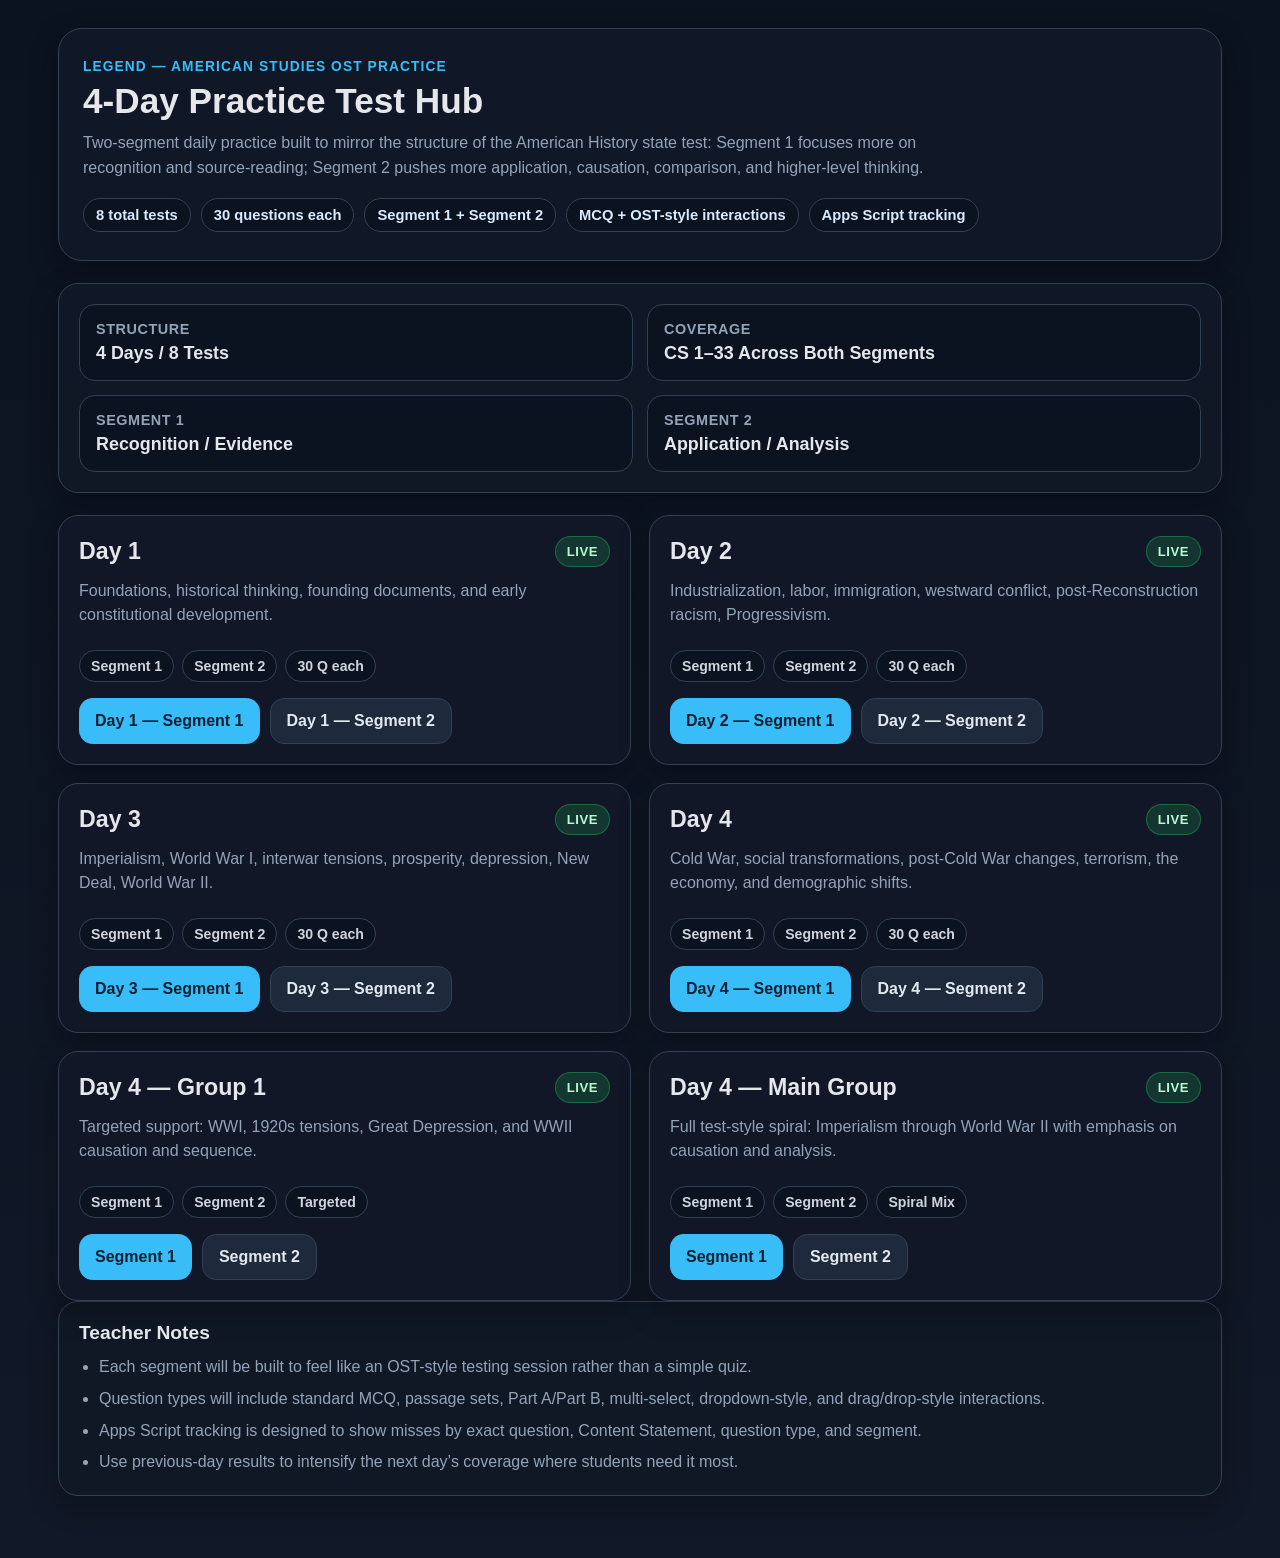
<file: index.html>
<!doctype html>
<html lang="en">
<head>
  <meta charset="utf-8" />
  <meta name="viewport" content="width=device-width,initial-scale=1" />
  <title>American Studies OST Practice Hub</title>
  <link rel="stylesheet" href="styles.css" />
</head>
<body>
  <div class="wrap">

    <header class="hero">
      <div class="kicker">LEGEND — AMERICAN STUDIES OST PRACTICE</div>
      <h1>4-Day Practice Test Hub</h1>
      <p class="sub">
        Two-segment daily practice built to mirror the structure of the American History state test:
        Segment 1 focuses more on recognition and source-reading; Segment 2 pushes more application,
        causation, comparison, and higher-level thinking.
      </p>

      <div class="pills">
        <span class="pill">8 total tests</span>
        <span class="pill">30 questions each</span>
        <span class="pill">Segment 1 + Segment 2</span>
        <span class="pill">MCQ + OST-style interactions</span>
        <span class="pill">Apps Script tracking</span>
      </div>
    </header>

    <section class="panel intro-panel">
      <div class="grid-2">
        <div class="stat">
          <div class="stat-label">Structure</div>
          <div class="stat-value">4 Days / 8 Tests</div>
        </div>
        <div class="stat">
          <div class="stat-label">Coverage</div>
          <div class="stat-value">CS 1–33 Across Both Segments</div>
        </div>
        <div class="stat">
          <div class="stat-label">Segment 1</div>
          <div class="stat-value">Recognition / Evidence</div>
        </div>
        <div class="stat">
          <div class="stat-label">Segment 2</div>
          <div class="stat-value">Application / Analysis</div>
        </div>
      </div>
    </section>

    <section class="cards">

      <article class="card">
        <div class="card-top">
          <h2>Day 1</h2>
          <span class="status live">LIVE</span>
        </div>
        <p class="card-sub">Foundations, historical thinking, founding documents, and early constitutional development.</p>
        <div class="chips">
          <span class="chip">Segment 1</span>
          <span class="chip">Segment 2</span>
          <span class="chip">30 Q each</span>
        </div>
        <div class="actions">
          <a class="btn" href="games/day1-segment1.html">Day 1 — Segment 1</a>
          <a class="btn secondary" href="games/day1-segment2.html">Day 1 — Segment 2</a>
        </div>
      </article>

      <article class="card">
        <div class="card-top">
          <h2>Day 2</h2>
          <span class="status live">LIVE</span>
        </div>
        <p class="card-sub">Industrialization, labor, immigration, westward conflict, post-Reconstruction racism, Progressivism.</p>
        <div class="chips">
          <span class="chip">Segment 1</span>
          <span class="chip">Segment 2</span>
          <span class="chip">30 Q each</span>
        </div>
        <div class="actions">
          <a class="btn" href="games/day2-segment1.html">Day 2 — Segment 1</a>
          <a class="btn secondary" href="games/day2-segment2.html">Day 2 — Segment 2</a>
        </div>
      </article>

      <article class="card">
        <div class="card-top">
          <h2>Day 3</h2>
          <span class="status live">LIVE</span>
        </div>
        <p class="card-sub">Imperialism, World War I, interwar tensions, prosperity, depression, New Deal, World War II.</p>
        <div class="chips">
          <span class="chip">Segment 1</span>
          <span class="chip">Segment 2</span>
          <span class="chip">30 Q each</span>
        </div>
        <div class="actions">
          <a class="btn" href="games/day3-segment1.html">Day 3 — Segment 1</a>
          <a class="btn secondary" href="games/day3-segment2.html">Day 3 — Segment 2</a>
        </div>
      </article>

      <article class="card">
        <div class="card-top">
          <h2>Day 4</h2>
          <span class="status live">LIVE</span>
        </div>
        <p class="card-sub">Cold War, social transformations, post-Cold War changes, terrorism, the economy, and demographic shifts.</p>
        <div class="chips">
          <span class="chip">Segment 1</span>
          <span class="chip">Segment 2</span>
          <span class="chip">30 Q each</span>
        </div>
        <div class="actions">
          <a class="btn" href="games/day4-segment1.html">Day 4 — Segment 1</a>
          <a class="btn secondary" href="games/day4-segment2.html">Day 4 — Segment 2</a>
        </div>
      </article>

      <article class="card">
  <div class="card-top">
    <h2>Day 4 — Group 1</h2>
    <span class="status live">LIVE</span>
  </div>
  <p class="card-sub">
    Targeted support: WWI, 1920s tensions, Great Depression, and WWII causation and sequence.
  </p>
  <div class="chips">
    <span class="chip">Segment 1</span>
    <span class="chip">Segment 2</span>
    <span class="chip">Targeted</span>
  </div>
  <div class="actions">
    <a class="btn" href="games/amstud-group1-segment1.html">Segment 1</a>
    <a class="btn secondary" href="games/amstud-group1-segment2.html">Segment 2</a>
  </div>
</article>

      <article class="card">
  <div class="card-top">
    <h2>Day 4 — Main Group</h2>
    <span class="status live">LIVE</span>
  </div>
  <p class="card-sub">
    Full test-style spiral: Imperialism through World War II with emphasis on causation and analysis.
  </p>
  <div class="chips">
    <span class="chip">Segment 1</span>
    <span class="chip">Segment 2</span>
    <span class="chip">Spiral Mix</span>
  </div>
  <div class="actions">
    <a class="btn" href="games/amstud-main-group-segment1.html">Segment 1</a>
    <a class="btn secondary" href="games/amstud-main-group-segment2.html">Segment 2</a>
  </div>
</article>

    </section>

    <section class="panel notes">
      <h3>Teacher Notes</h3>
      <ul>
        <li>Each segment will be built to feel like an OST-style testing session rather than a simple quiz.</li>
        <li>Question types will include standard MCQ, passage sets, Part A/Part B, multi-select, dropdown-style, and drag/drop-style interactions.</li>
        <li>Apps Script tracking is designed to show misses by exact question, Content Statement, question type, and segment.</li>
        <li>Use previous-day results to intensify the next day’s coverage where students need it most.</li>
      </ul>
    </section>

  </div>
</body>
</html>
</file>
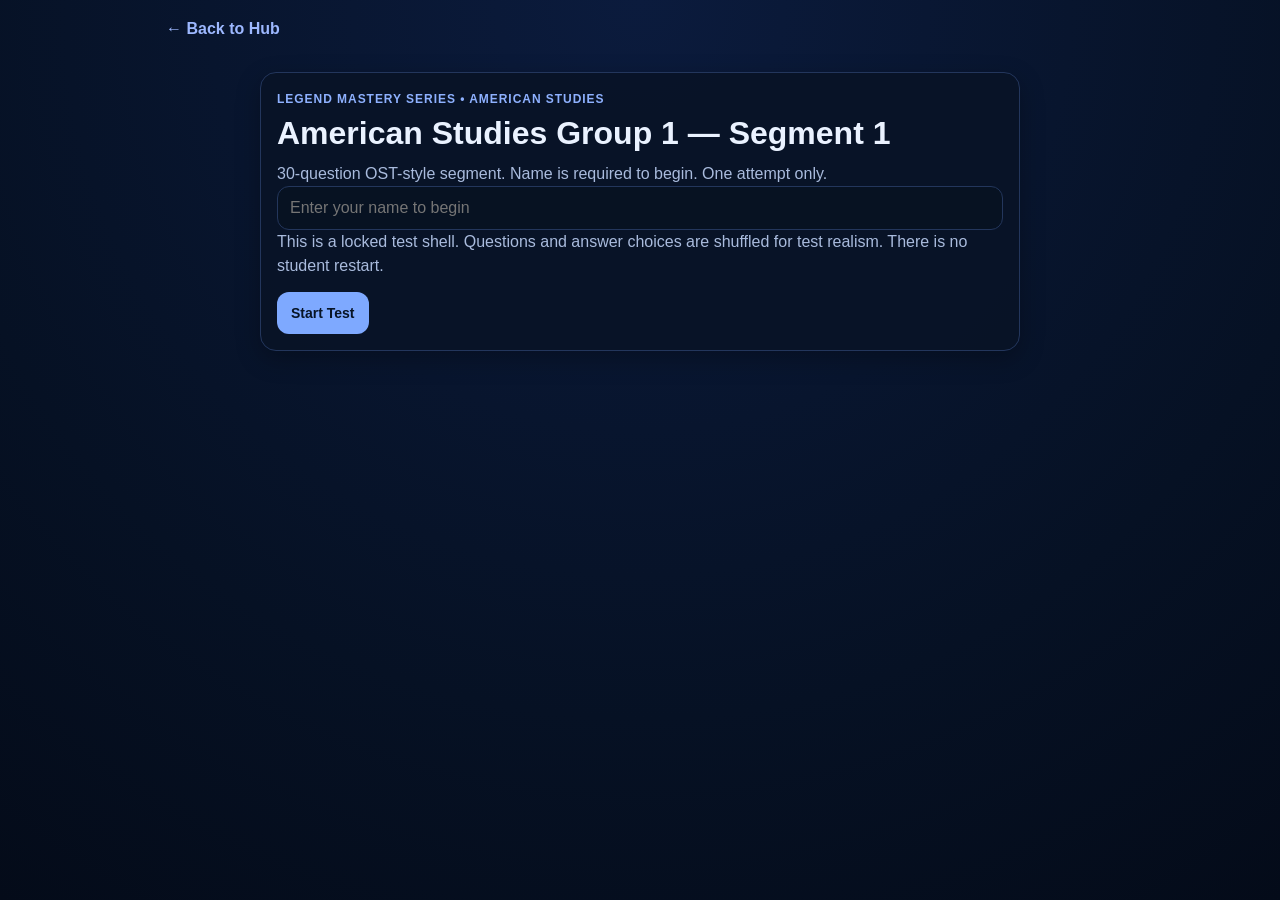
<file: games/amstud-group1-segment1.html>
<!doctype html>
<html lang="en">
<head>
  <meta charset="utf-8" />
  <meta name="viewport" content="width=device-width,initial-scale=1" />
  <title>American Studies Group 1 — Segment 1</title>
  <link rel="stylesheet" href="../styles.css" />
  <style>
    :root{
      --bg:#071226;
      --panel:#0b1730;
      --line:#23365c;
      --text:#eaf2ff;
      --muted:#a9bbdd;
      --warn:#f4b740;
      --good:#4fd18b;
    }
    *{box-sizing:border-box}
    html,body{
      margin:0;
      padding:0;
      background:radial-gradient(circle at top,#0b1b3d 0%,#061124 65%,#040b19 100%);
      color:var(--text);
      font-family:Arial, Helvetica, sans-serif;
    }
    body{min-height:100vh}
    .wrap{max-width:980px;margin:0 auto;padding:20px 16px 40px}
    .back-link{display:inline-block;color:#9db8ff;text-decoration:none;font-weight:700;margin-bottom:10px}
    .topbar{display:flex;justify-content:space-between;align-items:flex-start;gap:12px;flex-wrap:wrap;margin-bottom:12px}
    .topbar-left,.topbar-right{display:flex;gap:8px;flex-wrap:wrap;align-items:center}
    .pill,.tag{
      border:1px solid var(--line);background:#081326;color:var(--text);
      border-radius:999px;padding:6px 10px;font-size:13px;font-weight:700;
    }
    .panel{
      background:rgba(8,19,38,.92);border:1px solid var(--line);border-radius:16px;
      padding:16px;margin-bottom:14px;box-shadow:0 8px 24px rgba(0,0,0,.28);
    }
    .name-card{max-width:760px;margin:24px auto 0}
    .kicker{
      color:#8eb1ff;font-size:12px;font-weight:800;text-transform:uppercase;
      letter-spacing:.08em;margin-bottom:8px;
    }
    h1,h2{margin:0 0 10px;line-height:1.2}
    .sub,.help,.muted{color:var(--muted);line-height:1.5}
    .input{
      width:100%;min-height:44px;border-radius:12px;border:1px solid var(--line);
      background:#071222;color:var(--text);padding:10px 12px;font-size:16px;
    }
    .stats{display:grid;grid-template-columns:repeat(4,minmax(0,1fr));gap:10px}
    .stat{background:#081326;border:1px solid var(--line);border-radius:12px;padding:12px}
    .stat-label{color:var(--muted);font-size:12px;font-weight:800;text-transform:uppercase;margin-bottom:6px}
    .stat-value{font-size:18px;font-weight:800;color:var(--text)}
    .progress-wrap{
      margin-top:12px;width:100%;height:12px;border-radius:999px;overflow:hidden;
      background:#071222;border:1px solid var(--line);
    }
    .progress-bar{height:100%;background:linear-gradient(90deg,#6ea2ff,#9bc2ff)}
    .question-card{margin-top:4px}
    .q-type{color:#9db8ff;font-size:13px;font-weight:800;margin-bottom:10px}
    .q-stem{font-size:22px;line-height:1.35;font-weight:800;margin-bottom:16px}
    .prompt-box,.passage{
      background:#081326;border:1px solid var(--line);border-radius:12px;
      padding:12px;margin-bottom:14px;line-height:1.6;
    }
    .choices{display:grid;gap:10px}
    .choice{
      width:100%;text-align:left;border:1px solid var(--line);background:#071222;color:var(--text);
      border-radius:12px;padding:12px 14px;min-height:50px;font-size:16px;font-weight:700;cursor:pointer;
    }
    .choice:hover{border-color:#5f8fff}
    .choice.selected{background:#11254b;border-color:#79a9ff}
    .choice-letter{display:inline-block;min-width:28px;color:#aecdff}
    .footer-actions{display:flex;gap:10px;flex-wrap:wrap;align-items:center;margin-top:14px}
    button{
      min-height:42px;border:none;border-radius:12px;padding:10px 14px;font-size:14px;font-weight:800;
      cursor:pointer;background:#7ea9ff;color:#071426;
    }
    button.secondary{background:#1a2d52;color:var(--text);border:1px solid var(--line)}
    button.warn{background:#f4b740;color:#2a1b00}
    button:disabled{opacity:.45;cursor:not-allowed}
    .review-box{display:grid;gap:12px;margin-top:12px}
    .review-item{border:1px solid var(--line);border-radius:12px;padding:12px;background:#081326}
    .review-top{display:flex;justify-content:space-between;gap:10px;align-items:center;margin-bottom:8px}
    .sep{border:none;border-top:1px solid var(--line);margin:16px 0}
    .result-ready{color:var(--good)}
    .result-review{color:var(--warn)}
    .submit-status{margin-top:10px;color:var(--muted);font-weight:700}
    .submit-status.error{color:#ff9b9b}
    .submit-status.good{color:var(--good)}
    @media (max-width:760px){
      .stats{grid-template-columns:repeat(2,minmax(0,1fr))}
      .q-stem{font-size:18px}
    }
  </style>
</head>
<body>
  <div class="wrap" id="app"></div>

<script>
const SCRIPT_URL = "https://script.google.com/macros/s/AKfycbxs-3yj0_p8rPFP3H3a3E8vv6YXBH6U3ssNs_Wv5JM_Zm_8XwmBwrtaDNpBUfyjKmauOg/exec";

const TEST_META = {
  "subject": "American Studies",
  "week": "Small-Group Targeted Build",
  "day": "Group 1",
  "segment": "Segment 1",
  "title": "American Studies Group 1 — Segment 1",
  "focus": "Recognition / Evidence"
};

const ATTEMPT_KEY = "AMSTUD_G1_S1_ATTEMPT_LOCK";
const STORAGE_KEY = "LEGEND_AMSTUD_G1_S1_STATE_V1";
const TEACHER_SECRET = "legend";
const TEACHER_OVERRIDE = new URLSearchParams(location.search).get("unlock") === TEACHER_SECRET;

const QUESTION_BANK = [
  {
    "id": "G1S1-Q01",
    "type": "mc",
    "cs": "CS 13",
    "efl": "Explain the causes and consequences of American imperialism.",
    "contentElaboration": "economic and strategic motives",
    "stem": "Which factor most directly encouraged American imperialism in the late 1800s?",
    "choices": [
      "desire for new markets and naval bases",
      "goal of reducing overseas trade",
      "attempt to end industrial production",
      "wish to weaken the navy"
    ],
    "answer": [
      0
    ],
    "explain": "Industrial growth and naval strategy pushed the United States toward overseas expansion."
  },
  {
    "id": "G1S1-Q02",
    "type": "mc",
    "cs": "CS 13",
    "efl": "Explain the causes and consequences of American imperialism.",
    "contentElaboration": "Spanish-American War",
    "stem": "Which event most directly increased support for war against Spain in 1898?",
    "choices": [
      "the explosion of the USS Maine",
      "the attack on Pearl Harbor",
      "the sinking of the Lusitania",
      "the invasion of Poland"
    ],
    "answer": [
      0
    ],
    "explain": "The explosion of the USS Maine helped spark public support for war with Spain."
  },
  {
    "id": "G1S1-Q03",
    "type": "passage-mcq",
    "cs": "CS 14",
    "efl": "Explain the causes of American imperialism.",
    "contentElaboration": "imperialism and strategy",
    "passage": "A senator argues that the nation needs coaling stations, a stronger navy, and access to overseas markets in order to compete with European powers.",
    "stem": "Which conclusion is best supported by the passage?",
    "choices": [
      "Imperialism was justified partly by economic and military goals",
      "The United States wanted complete isolation from the world",
      "Industrialization reduced interest in overseas expansion",
      "Foreign policy focused only on ending trade"
    ],
    "answer": [
      0
    ],
    "explain": "The passage ties imperialism to trade, competition, and strategic naval strength."
  },
  {
    "id": "G1S1-Q04",
    "type": "mc",
    "cs": "CS 15",
    "efl": "Explain how World War I affected the United States and the world.",
    "contentElaboration": "causes of World War I",
    "stem": "Which factor contributed most directly to the outbreak of World War I?",
    "choices": [
      "the system of alliances in Europe",
      "the creation of the New Deal",
      "the rise of suburbanization",
      "the passage of the Neutrality Acts"
    ],
    "answer": [
      0
    ],
    "explain": "Alliances helped turn a regional conflict into a wider war."
  },
  {
    "id": "G1S1-Q05",
    "type": "mc",
    "cs": "CS 15",
    "efl": "Explain how World War I affected the United States and the world.",
    "contentElaboration": "wartime mobilization",
    "stem": "Which development best shows the impact of World War I on the United States?",
    "choices": [
      "greater federal direction of transportation and industry",
      "complete end of federal involvement in the economy",
      "abolition of all wartime propaganda",
      "withdrawal from all military preparation"
    ],
    "answer": [
      0
    ],
    "explain": "World War I led to major federal coordination of transportation, production, and propaganda."
  },
  {
    "id": "G1S1-Q06",
    "type": "dropdown",
    "cs": "CS 15",
    "efl": "Explain how World War I affected the United States and the world.",
    "contentElaboration": "postwar debate",
    "stem": "Choose the best completion.",
    "prompt": "After World War I, one major debate in the United States focused on whether the nation should",
    "choices": [
      "join the League of Nations",
      "restore the Articles of Confederation",
      "support the Dawes Act",
      "abolish industrial production"
    ],
    "answer": [
      0
    ],
    "explain": "The Senate debate over the League of Nations was a major postwar issue."
  },
  {
    "id": "G1S1-Q07",
    "type": "mc",
    "cs": "CS 17",
    "efl": "Explain how social and cultural tensions developed in the 1920s.",
    "contentElaboration": "modernism vs traditionalism",
    "stem": "Which issue best reflects the cultural tensions of the 1920s?",
    "choices": [
      "conflict between modern values and traditional beliefs",
      "debate over Articles of Confederation revision",
      "disagreement over abolition before the Civil War",
      "debate over western land claims in the 1780s"
    ],
    "answer": [
      0
    ],
    "explain": "The 1920s featured major conflicts between modern culture and traditional values."
  },
  {
    "id": "G1S1-Q08",
    "type": "mc",
    "cs": "CS 17",
    "efl": "Explain how social and cultural tensions developed in the 1920s.",
    "contentElaboration": "nativism and immigration restriction",
    "stem": "Which policy best reflects nativist attitudes in the 1920s?",
    "choices": [
      "restricting immigration",
      "expanding the Marshall Plan",
      "creating Social Security",
      "ending military preparedness"
    ],
    "answer": [
      0
    ],
    "explain": "Nativist sentiment in the 1920s was closely tied to immigration restriction."
  },
  {
    "id": "G1S1-Q09",
    "type": "multiselect",
    "cs": "CS 17",
    "efl": "Explain how social and cultural tensions developed in the 1920s.",
    "contentElaboration": "social change",
    "stem": "Which two developments reflected social change in the 1920s? Select two.",
    "choices": [
      "growth of jazz and popular entertainment",
      "changing roles for women",
      "return to mercantilism",
      "abolition of consumer goods"
    ],
    "answer": [
      0,
      1
    ],
    "explain": "Jazz culture and changing expectations for women were important parts of 1920s social change."
  },
  {
    "id": "G1S1-Q10",
    "type": "passage-mcq",
    "cs": "CS 17",
    "efl": "Explain how social and cultural tensions developed in the 1920s.",
    "contentElaboration": "traditionalism and religion",
    "passage": "A community leader condemns jazz, flappers, and new urban behavior while calling for stricter moral standards and defense of older traditions.",
    "stem": "Which broader tension does the passage best illustrate?",
    "choices": [
      "conflict between traditionalism and modern culture",
      "debate over slavery in the territories",
      "dispute over western railroad routes",
      "argument over New Deal banking laws"
    ],
    "answer": [
      0
    ],
    "explain": "The passage reflects a classic 1920s conflict between traditional and modern values."
  },
  {
    "id": "G1S1-Q11",
    "type": "mc",
    "cs": "CS 18",
    "efl": "Explain the causes of the Great Depression.",
    "contentElaboration": "financial instability",
    "stem": "Which factor contributed most directly to the Great Depression?",
    "choices": [
      "stock market speculation and weak banking practices",
      "the success of world peace organizations",
      "the end of consumer credit",
      "the elimination of tariffs"
    ],
    "answer": [
      0
    ],
    "explain": "Speculation and weak banking practices helped make the economy unstable."
  },
  {
    "id": "G1S1-Q12",
    "type": "passage-mcq",
    "cs": "CS 18",
    "efl": "Explain the causes of the Great Depression.",
    "contentElaboration": "credit and debt",
    "passage": "Many consumers purchased goods on credit while investors bought stocks on margin and banks made risky loans.",
    "stem": "Which conclusion is best supported by the passage?",
    "choices": [
      "The economy had weaknesses that increased the risk of collapse",
      "Debt made the economy more stable",
      "Speculation reduced economic risk",
      "Consumers were avoiding financial risk"
    ],
    "answer": [
      0
    ],
    "explain": "Heavy debt, margin buying, and risky lending made the economy vulnerable."
  },
  {
    "id": "G1S1-Q13",
    "type": "mc",
    "cs": "CS 18",
    "efl": "Explain the causes of the Great Depression.",
    "contentElaboration": "bank failures",
    "stem": "Why did bank failures worsen the Great Depression?",
    "choices": [
      "People lost savings and credit became harder to get",
      "Factories gained more investment capital",
      "Consumer confidence increased sharply",
      "International trade became easier"
    ],
    "answer": [
      0
    ],
    "explain": "Bank failures wiped out savings and reduced access to credit, deepening the crisis."
  },
  {
    "id": "G1S1-Q14",
    "type": "mc",
    "cs": "CS 19",
    "efl": "Explain federal responses to the Great Depression.",
    "contentElaboration": "New Deal programs",
    "stem": "Which statement best describes the New Deal?",
    "choices": [
      "It expanded the federal government's role in relief, recovery, and reform",
      "It returned the nation to complete laissez-faire policies",
      "It ended federal involvement in banking",
      "It reduced all public works programs"
    ],
    "answer": [
      0
    ],
    "explain": "The New Deal expanded the role of the federal government in responding to the Depression."
  },
  {
    "id": "G1S1-Q15",
    "type": "mc",
    "cs": "CS 20",
    "efl": "Explain the causes and consequences of World War II.",
    "contentElaboration": "appeasement and aggression",
    "stem": "Which development most directly encouraged Axis aggression in the 1930s?",
    "choices": [
      "failure of other nations to stop treaty violations and expansion",
      "strict enforcement of all peace agreements",
      "strong and immediate military response by democracies",
      "the end of totalitarian governments"
    ],
    "answer": [
      0
    ],
    "explain": "Failure to respond decisively encouraged further aggression."
  },
  {
    "id": "G1S1-Q16",
    "type": "passage-mcq",
    "cs": "CS 20",
    "efl": "Explain the causes and consequences of World War II.",
    "contentElaboration": "military buildup",
    "passage": "Germany remilitarized, annexed nearby territory, and violated treaty limits while European powers responded weakly.",
    "stem": "Which conclusion is best supported by the passage?",
    "choices": [
      "Unchecked aggression helped lead to World War II",
      "The League of Nations easily prevented conflict",
      "European leaders immediately stopped expansion",
      "Military expansion reduced tensions"
    ],
    "answer": [
      0
    ],
    "explain": "The passage shows how weak responses allowed aggression to continue."
  },
  {
    "id": "G1S1-Q17",
    "type": "mc",
    "cs": "CS 20",
    "efl": "Explain the causes and consequences of World War II.",
    "contentElaboration": "Axis expansion",
    "stem": "Which nations made up the major Axis powers in World War II?",
    "choices": [
      "Germany, Italy, and Japan",
      "Britain, France, and the United States",
      "Russia, China, and India",
      "Spain, Portugal, and Mexico"
    ],
    "answer": [
      0
    ],
    "explain": "Germany, Italy, and Japan were the principal Axis powers."
  },
  {
    "id": "G1S1-Q18",
    "type": "mc",
    "cs": "CS 20",
    "efl": "Explain the causes and consequences of World War II.",
    "contentElaboration": "Treaty of Versailles aftermath",
    "stem": "Which condition after World War I helped create instability in Europe?",
    "choices": [
      "economic hardship and resentment linked to the Treaty of Versailles",
      "universal prosperity in Germany",
      "the end of nationalism",
      "the absence of extremist movements"
    ],
    "answer": [
      0
    ],
    "explain": "Economic hardship and resentment after Versailles contributed to later instability."
  },
  {
    "id": "G1S1-Q19",
    "type": "dropdown",
    "cs": "CS 21",
    "efl": "Explain the U.S. transition from isolationism to involvement in World War II.",
    "contentElaboration": "shift from neutrality",
    "stem": "Choose the best completion.",
    "prompt": "Before direct entry into World War II, the United States moved away from strict neutrality most clearly by passing the",
    "choices": [
      "Lend-Lease Act",
      "Dawes Act",
      "Pendleton Act",
      "Kansas-Nebraska Act"
    ],
    "answer": [
      0
    ],
    "explain": "Lend-Lease showed the U.S. was aiding the Allies before direct entry."
  },
  {
    "id": "G1S1-Q20",
    "type": "mc",
    "cs": "CS 21",
    "efl": "Explain the U.S. transition from isolationism to involvement in World War II.",
    "contentElaboration": "Pearl Harbor",
    "stem": "Which event caused the United States to enter World War II directly?",
    "choices": [
      "the attack on Pearl Harbor",
      "the sinking of the Titanic",
      "the Mexican-American War",
      "the annexation of Hawaii"
    ],
    "answer": [
      0
    ],
    "explain": "The attack on Pearl Harbor led directly to U.S. entry into the war."
  },
  {
    "id": "G1S1-Q21",
    "type": "mc",
    "cs": "CS 21",
    "efl": "Explain the U.S. transition from isolationism to involvement in World War II.",
    "contentElaboration": "policy shift",
    "stem": "Which statement best describes U.S. foreign policy in the years just before Pearl Harbor?",
    "choices": [
      "It moved gradually from isolation toward greater support for the Allies",
      "It stayed completely neutral in every way",
      "It entered the war before aiding Britain",
      "It focused only on domestic reform and ignored all foreign affairs"
    ],
    "answer": [
      0
    ],
    "explain": "The U.S. moved gradually from isolationism toward aid and then direct involvement."
  },
  {
    "id": "G1S1-Q22",
    "type": "passage-mcq",
    "cs": "CS 13",
    "efl": "Explain the causes and consequences of American imperialism.",
    "contentElaboration": "overseas expansion",
    "passage": "Following victory in war, the United States controlled Puerto Rico and had greater influence in the Caribbean and Pacific.",
    "stem": "Which event most directly led to this result?",
    "choices": [
      "Spanish-American War",
      "War of 1812",
      "Civil War",
      "Mexican-American War"
    ],
    "answer": [
      0
    ],
    "explain": "The Spanish-American War led to major U.S. overseas influence and territorial gains."
  },
  {
    "id": "G1S1-Q23",
    "type": "mc",
    "cs": "CS 15",
    "efl": "Explain how World War I affected the United States and the world.",
    "contentElaboration": "wartime messaging",
    "stem": "Which wartime practice was used by the U.S. government during World War I to build public support?",
    "choices": [
      "propaganda campaigns",
      "civil service exams",
      "Homestead Act land grants",
      "desegregation orders"
    ],
    "answer": [
      0
    ],
    "explain": "Propaganda was used to shape public opinion and support for the war."
  },
  {
    "id": "G1S1-Q24",
    "type": "mc",
    "cs": "CS 16",
    "efl": "Explain how postwar prosperity and technology changed American life.",
    "contentElaboration": "aviation and media",
    "stem": "Which development best reflects the social impact of technology in the 1920s?",
    "choices": [
      "commercial radio broadcasts reaching mass audiences",
      "the end of newspapers and magazines",
      "collapse of all entertainment industries",
      "the disappearance of consumer culture"
    ],
    "answer": [
      0
    ],
    "explain": "Commercial radio helped create shared national culture."
  }
];

function hash32(str){
  let h = 2166136261 >>> 0;
  for(let i=0;i<str.length;i++){ h ^= str.charCodeAt(i); h = Math.imul(h, 16777619); }
  return h >>> 0;
}
function mulberry32(a){
  return function(){
    let t = a += 0x6D2B79F5;
    t = Math.imul(t ^ (t >>> 15), t | 1);
    t ^= t + Math.imul(t ^ (t >>> 7), t | 61);
    return ((t ^ (t >>> 14)) >>> 0) / 4294967296;
  };
}
function shuffleArray(arr, seedStr){
  const a = arr.slice(), rand = mulberry32(hash32(seedStr));
  for(let i=a.length-1;i>0;i--){ const j = Math.floor(rand() * (i + 1)); [a[i], a[j]] = [a[j], a[i]]; }
  return a;
}
function shuffleIndices(length, seedStr){
  const arr = Array.from({length}, (_, i) => i), rand = mulberry32(hash32(seedStr));
  for(let i=arr.length-1;i>0;i--){ const j = Math.floor(rand() * (i + 1)); [arr[i], arr[j]] = [arr[j], arr[i]]; }
  return arr;
}
function cloneQuestion(q){ return JSON.parse(JSON.stringify(q)); }
function remapQuestion(q, seedStr){
  const question = cloneQuestion(q);
  if(question.type === "mc" || question.type === "multiselect" || question.type === "dropdown" || question.type === "passage-mcq"){
    if(Array.isArray(question.choices) && question.choices.length > 1){
      const order = shuffleIndices(question.choices.length, seedStr), inverseMap = {};
      order.forEach((oldIdx, newIdx) => inverseMap[oldIdx] = newIdx);
      question.choices = order.map(i => question.choices[i]);
      question.answer = question.answer.map(oldIdx => inverseMap[oldIdx]).sort((a,b)=>a-b);
    }
  }
  if(question.type === "partab"){
    if(Array.isArray(question.partA?.choices) && question.partA.choices.length > 1){
      const orderA = shuffleIndices(question.partA.choices.length, `${seedStr}|partA`), inverseA = {};
      orderA.forEach((oldIdx, newIdx) => inverseA[oldIdx] = newIdx);
      question.partA.choices = orderA.map(i => question.partA.choices[i]);
      question.partA.answer = question.partA.answer.map(oldIdx => inverseA[oldIdx]).sort((a,b)=>a-b);
    }
    if(Array.isArray(question.partB?.choices) && question.partB.choices.length > 1){
      const orderB = shuffleIndices(question.partB.choices.length, `${seedStr}|partB`), inverseB = {};
      orderB.forEach((oldIdx, newIdx) => inverseB[oldIdx] = newIdx);
      question.partB.choices = orderB.map(i => question.partB.choices[i]);
      question.partB.answer = question.partB.answer.map(oldIdx => inverseB[oldIdx]).sort((a,b)=>a-b);
    }
  }
  return question;
}
function escapeHtml(str){
  return String(str ?? "").replace(/[&<>"']/g, s => ({ "&":"&amp;","<":"&lt;",">":"&gt;",'"':"&quot;","'":"&#39;" })[s]);
}
function nowLocalString(d){ return new Date(d).toLocaleString(); }
function formatRuntime(seconds){
  const total = Math.max(0, Math.floor(seconds));
  const h = Math.floor(total / 3600).toString().padStart(2,"0");
  const m = Math.floor((total % 3600) / 60).toString().padStart(2,"0");
  const s = Math.floor(total % 60).toString().padStart(2,"0");
  return `${h}:${m}:${s}`;
}
function letter(i){ return ["A","B","C","D","E","F"][i] || ""; }
function normalizeArray(arr){ return Array.isArray(arr) ? [...arr].sort((a,b)=>a-b) : []; }
function sameArray(a,b){
  const aa = normalizeArray(a), bb = normalizeArray(b);
  return aa.length === bb.length && aa.every((v,i)=>v===bb[i]);
}

let QUESTIONS = [];
let state = { studentName:"", startedAt:null, current:0, answers:[], submitted:false, score:null, attemptNumber:1, questionOrderSeed:null };
let submitInFlight = false;

function save(){ localStorage.setItem(STORAGE_KEY, JSON.stringify(state)); }
function load(){
  try{
    const raw = localStorage.getItem(STORAGE_KEY);
    if(raw){
      const parsed = JSON.parse(raw);
      if(parsed && !parsed.submitted) state = parsed;
    }
  }catch(err){}
}
function isLocked(){ return TEACHER_OVERRIDE ? false : localStorage.getItem(ATTEMPT_KEY) === "USED"; }
function teacherBadge(){ return TEACHER_OVERRIDE ? `<span class="pill">Teacher Override Active</span>` : ``; }
function teacherUnlockNow(){ localStorage.removeItem(ATTEMPT_KEY); localStorage.removeItem(STORAGE_KEY); location.reload(); }
function countAnswered(){ return state.answers.filter(a => a !== null).length; }
function buildQuestions(){
  const seed = state.questionOrderSeed || "default-seed";
  QUESTIONS = QUESTION_BANK.map((q, idx) => remapQuestion(q, `${seed}|${q.id || idx}|choices`));
  QUESTIONS = shuffleArray(QUESTIONS, `${seed}|question-order`);
  if(!Array.isArray(state.answers) || state.answers.length !== QUESTIONS.length){
    state.answers = Array(QUESTIONS.length).fill(null);
  }
}
function isCorrect(q, answer){
  if(q.type === "mc" || q.type === "multiselect" || q.type === "dropdown" || q.type === "passage-mcq") return sameArray(answer, q.answer);
  if(q.type === "matching") return sameArray(answer, q.answer);
  if(q.type === "partab"){
    if(!answer || !Array.isArray(answer.partA) || !Array.isArray(answer.partB)) return false;
    return sameArray(answer.partA, q.partA.answer) && sameArray(answer.partB, q.partB.answer);
  }
  return false;
}
function currentAnswerLabel(q, ans){
  if(ans === null) return "No answer";
  if(q.type === "mc" || q.type === "multiselect" || q.type === "dropdown" || q.type === "passage-mcq") return ans.map(i => letter(i)).join(", ");
  if(q.type === "matching") return "Answered";
  if(q.type === "partab"){
    const a = (ans.partA || []).map(i => letter(i)).join(", ");
    const b = (ans.partB || []).map(i => letter(i)).join(", ");
    return `Part A: ${a || "-"} | Part B: ${b || "-"}`;
  }
  return "Answered";
}
function buildLockedScreen(){
  document.getElementById("app").innerHTML = `
    <a class="back-link" href="../index.html">← Back to Hub</a>
    <div class="panel">
      <div class="kicker">Attempt Locked</div>
      <h1>${TEST_META.title}</h1>
      <p class="sub">This segment has already been completed on this device/browser.</p>
      <div class="footer-actions">
        ${TEACHER_OVERRIDE ? `<button class="warn" onclick="teacherUnlockNow()">Teacher Unlock This Browser</button>` : ``}
        <button onclick="location.href='../index.html'">Back to Hub</button>
      </div>
    </div>`;
}
function buildIntro(){
  document.getElementById("app").innerHTML = `
    <a class="back-link" href="../index.html">← Back to Hub</a>
    <div class="panel name-card">
      <div class="kicker">Legend Mastery Series • American Studies</div>
      <h1>${TEST_META.title}</h1>
      <p class="sub">30-question OST-style segment. Name is required to begin. One attempt only.</p>
      <input id="nameInput" class="input" type="text" maxlength="60" placeholder="Enter your name to begin" />
      <div class="help">This is a locked test shell. Questions and answer choices are shuffled for test realism. There is no student restart.</div>
      <div class="footer-actions">
        ${TEACHER_OVERRIDE ? `<span class="tag">Teacher Override Active</span>` : ``}
        <button id="startBtn">Start Test</button>
      </div>
    </div>`;
  document.getElementById("startBtn").onclick = () => {
    const name = document.getElementById("nameInput").value.trim();
    if(!name){ alert("Enter your name to begin."); return; }
    state.studentName = name;
    state.startedAt = new Date().toISOString();
    state.attemptNumber = 1;
    state.questionOrderSeed = `${state.studentName}|${state.startedAt}|${TEST_META.title}`;
    buildQuestions(); save(); renderTest();
  };
}
function confirmReviewOpen(){ if(confirm("Open the review screen? From there, students can inspect answers and submit the segment.")) reviewScreen(); }
function buildTopbar(){
  const started = new Date(state.startedAt);
  const runtime = formatRuntime((Date.now() - started.getTime()) / 1000);
  const answered = countAnswered();
  const progressPct = Math.round((answered / QUESTIONS.length) * 100);
  return `
    <a class="back-link" href="../index.html">← Back to Hub</a>
    <div class="topbar">
      <div class="topbar-left">${TEACHER_OVERRIDE ? `<button class="warn" onclick="teacherUnlockNow()">Teacher Unlock</button>` : ``}</div>
      <div class="topbar-right">
        <button class="secondary" onclick="confirmReviewOpen()">Open Review Screen</button>
        ${teacherBadge()}
        <span class="pill">Name: ${escapeHtml(state.studentName)}</span>
        <span class="pill">Attempt: ${state.attemptNumber}</span>
        <span class="pill">Started: ${escapeHtml(nowLocalString(started))}</span>
        <span class="pill">Runtime: <span id="runtimeDisplay">${runtime}</span></span>
      </div>
    </div>
    <div class="panel">
      <div class="stats">
        <div class="stat"><div class="stat-label">Test</div><div class="stat-value">${TEST_META.day} ${TEST_META.segment}</div></div>
        <div class="stat"><div class="stat-label">Focus</div><div class="stat-value">${TEST_META.focus}</div></div>
        <div class="stat"><div class="stat-label">Progress</div><div class="stat-value">${answered} / ${QUESTIONS.length}</div></div>
        <div class="stat"><div class="stat-label">Completion</div><div class="stat-value">${progressPct}%</div></div>
      </div>
      <div class="progress-wrap"><div class="progress-bar" style="width:${progressPct}%"></div></div>
    </div>`;
}
function renderQuestion(){
  const q = QUESTIONS[state.current], currentAnswer = state.answers[state.current];
  document.getElementById("app").innerHTML = buildTopbar() + `
    <div class="panel question-card">
      <div class="q-type">Question ${state.current + 1} of ${QUESTIONS.length} • ${escapeHtml(q.type.toUpperCase())} • ${escapeHtml(q.cs)}</div>
      ${q.passage ? `<div class="passage">${escapeHtml(q.passage)}</div>` : ``}
      ${q.prompt ? `<div class="prompt-box">${escapeHtml(q.prompt)}</div>` : ``}
      <div class="q-stem">${escapeHtml(q.stem)}</div>
      ${renderInputForQuestion(q, currentAnswer)}
      <div class="footer-actions">
        <button class="secondary" ${state.current === 0 ? "disabled" : ""} onclick="prevQuestion()">Previous</button>
        <button class="secondary" onclick="skipQuestion()">Skip</button>
      </div>
    </div>`;
}
function renderInputForQuestion(q, currentAnswer){
  if(q.type === "mc" || q.type === "passage-mcq" || q.type === "dropdown"){
    return `<div class="choices">${q.choices.map((choice, i) => `
      <button class="choice ${currentAnswer !== null && currentAnswer[0] === i ? "selected" : ""}" onclick="selectChoice([${i}])">
        <span class="choice-letter">${letter(i)}.</span> ${escapeHtml(choice)}
      </button>`).join("")}</div>`;
  }
  if(q.type === "multiselect"){
    const selected = Array.isArray(currentAnswer) ? currentAnswer : [];
    return `<div class="choices">${q.choices.map((choice, i) => `
      <button class="choice ${selected.includes(i) ? "selected" : ""}" onclick="toggleMulti(${i})">
        <span class="choice-letter">${letter(i)}.</span> ${escapeHtml(choice)}
      </button>`).join("")}</div>
      <div class="footer-actions"><button onclick="submitMulti()">Submit Answer</button></div>`;
  }
  if(q.type === "matching"){
    const current = Array.isArray(currentAnswer) ? currentAnswer.slice() : Array(q.left.length).fill(null);
    return q.left.map((leftText, idx) => `
      <div class="prompt-box">
        <div><strong>${escapeHtml(leftText)}</strong></div>
        <select class="input" onchange="selectMatch(${idx}, this.value)">
          <option value="">Choose a match</option>
          ${q.right.map((r, i) => `<option value="${i}" ${current[idx] === i ? "selected" : ""}>${escapeHtml(r)}</option>`).join("")}
        </select>
      </div>`).join("") + `<div class="footer-actions"><button onclick="submitMatching()">Submit Answer</button></div>`;
  }
  if(q.type === "partab"){
    const ans = currentAnswer || {partA:[], partB:[]};
    const partAReady = Array.isArray(ans.partA) && ans.partA.length > 0;
    const partBReady = Array.isArray(ans.partB) && ans.partB.length > 0;
    return `
      <div class="prompt-box"><strong>${escapeHtml(q.partA.stem)}</strong></div>
      <div class="choices">${q.partA.choices.map((choice, i) => `
        <button class="choice ${ans.partA.includes(i) ? "selected" : ""}" onclick="selectPart('A', [${i}])">
          <span class="choice-letter">${letter(i)}.</span> ${escapeHtml(choice)}
        </button>`).join("")}</div>
      <div class="prompt-box" style="margin-top:14px;"><strong>${escapeHtml(q.partB.stem)}</strong></div>
      <div class="choices">${q.partB.choices.map((choice, i) => `
        <button class="choice ${ans.partB.includes(i) ? "selected" : ""}" onclick="selectPart('B', [${i}])">
          <span class="choice-letter">${letter(i)}.</span> ${escapeHtml(choice)}
        </button>`).join("")}</div>
      <div class="footer-actions">
        <button onclick="submitPartAB()" ${(!partAReady || !partBReady) ? "disabled" : ""}>Submit Answer</button>
      </div>`;
  }
  return `<div class="muted">Unsupported question type.</div>`;
}
function selectChoice(arr){ state.answers[state.current] = arr; save(); nextQuestion(); }
function toggleMulti(idx){
  let current = Array.isArray(state.answers[state.current]) ? [...state.answers[state.current]] : [];
  if(current.includes(idx)) current = current.filter(v => v !== idx);
  else current.push(idx);
  state.answers[state.current] = current.sort((a,b)=>a-b);
  save(); renderQuestion();
}
function submitMulti(){ if(!Array.isArray(state.answers[state.current]) || !state.answers[state.current].length){ alert("Select at least one answer."); return; } nextQuestion(); }
function selectMatch(idx, value){
  let current = Array.isArray(state.answers[state.current]) ? [...state.answers[state.current]] : Array(QUESTIONS[state.current].left.length).fill(null);
  current[idx] = value === "" ? null : Number(value);
  state.answers[state.current] = current;
  save();
}
function submitMatching(){
  const ans = state.answers[state.current];
  if(!Array.isArray(ans) || ans.some(v => v === null)){ alert("Complete all matches before continuing."); return; }
  nextQuestion();
}
function selectPart(which, arr){
  const current = state.answers[state.current] || {partA:[], partB:[]};
  if(which === 'A') current.partA = arr;
  if(which === 'B') current.partB = arr;
  state.answers[state.current] = current;
  save(); renderQuestion();
}
function submitPartAB(){
  const ans = state.answers[state.current];
  if(!ans || !Array.isArray(ans.partA) || !ans.partA.length || !Array.isArray(ans.partB) || !ans.partB.length){
    alert("Answer both Part A and Part B before continuing.");
    return;
  }
  nextQuestion();
}
function setSubmitStatus(message, kind=""){
  const el = document.getElementById("submitStatus");
  if(!el) return;
  el.className = `submit-status${kind ? " " + kind : ""}`;
  el.textContent = message || "";
}
function withTimeout(promise, ms){
  return Promise.race([
    promise,
    new Promise((_, reject) => setTimeout(() => reject(new Error("timeout")), ms))
  ]);
}
function prevQuestion(){ if(state.current > 0){ state.current--; save(); renderQuestion(); } }
function skipQuestion(){ if(state.current < QUESTIONS.length - 1){ state.current++; save(); renderQuestion(); } else reviewScreen(); }
function nextQuestion(){
  if(state.current < QUESTIONS.length - 1){ state.current++; save(); renderQuestion(); }
  else reviewScreen();
}
function jumpToQuestion(idx){ state.current = idx; save(); renderQuestion(); }
function renderTest(){ renderQuestion(); }
function reviewScreen(){
  const answered = countAnswered();
  const unanswered = QUESTIONS.length - answered;
  document.getElementById("app").innerHTML = buildTopbar() + `
    <div class="panel">
      <h2>Review Before Submitting</h2>
      <p class="sub">Answered: ${answered} of ${QUESTIONS.length}. Unanswered: ${unanswered}.</p>
      <div class="review-box">
        ${QUESTIONS.map((q, idx) => `
          <div class="review-item">
            <div class="review-top">
              <strong>Q${String(idx + 1).padStart(2,"0")}</strong>
              <span class="tag">${q.cs}</span>
            </div>
            <div class="muted">${escapeHtml(q.stem)}</div>
            <div style="margin-top:8px;">
              ${state.answers[idx] === null
                ? `<span class="tag">No answer</span>`
                : `<span class="tag">Answered: ${escapeHtml(currentAnswerLabel(q, state.answers[idx]))}</span>`
              }
            </div>
            <div class="footer-actions">
              <button class="secondary" onclick="jumpToQuestion(${idx})">Go to Question</button>
            </div>
          </div>`).join("")}
      </div>
      <hr class="sep">
      <div class="footer-actions">
        <button class="secondary" onclick="renderQuestion()">Back to Test</button>
        <button id="submitSegmentBtn" onclick="submitTest()">Submit Segment</button>
      </div>
      <div id="submitStatus" class="submit-status"></div>
    </div>`;
}
async function submitTest(){
  if(state.submitted || submitInFlight) return;

  const unanswered = QUESTIONS.length - countAnswered();
  if(unanswered > 0){
    const proceed = confirm(`There ${unanswered === 1 ? "is" : "are"} still ${unanswered} unanswered question${unanswered === 1 ? "" : "s"}. Submit anyway?`);
    if(!proceed) return;
  }

  submitInFlight = true;
  const submitBtn = document.getElementById("submitSegmentBtn");
  if(submitBtn){
    submitBtn.disabled = true;
    submitBtn.textContent = "Submitting...";
  }
  setSubmitStatus("Submitting to the spreadsheet. Please wait...", "");

  const endedAt = new Date().toISOString();
  const score = QUESTIONS.reduce((sum, q, idx) => sum + (isCorrect(q, state.answers[idx]) ? 1 : 0), 0);
  const accuracy = Math.round((score / QUESTIONS.length) * 100);

  const payload = {
    studentName: state.studentName,
    subject: TEST_META.subject,
    week: TEST_META.week,
    day: TEST_META.day,
    segment: TEST_META.segment,
    title: TEST_META.title,
    focus: TEST_META.focus,
    startedAt: state.startedAt,
    endedAt,
    runtimeSeconds: Math.round((new Date(endedAt) - new Date(state.startedAt)) / 1000),
    score,
    total: QUESTIONS.length,
    accuracy,
    attemptNumber: state.attemptNumber,
    questions: QUESTIONS.map((q, idx) => ({
      id: q.id,
      cs: q.cs,
      efl: q.efl,
      contentElaboration: q.contentElaboration,
      type: q.type,
      stem: q.stem,
      correctAnswer: q.type === "partab" ? {partA:q.partA.answer, partB:q.partB.answer} : q.answer,
      studentAnswer: state.answers[idx],
      correct: isCorrect(q, state.answers[idx]) ? 1 : 0
    }))
  };

  try{
    const res = await withTimeout(fetch(SCRIPT_URL, {
      method: "POST",
      headers: { "Content-Type": "text/plain;charset=utf-8" },
      body: JSON.stringify(payload)
    }), 20000);

    if(!res || !res.ok){
      throw new Error("bad_response");
    }

    const text = await withTimeout(res.text(), 10000);
    let parsed = {};
    try{ parsed = JSON.parse(text); }catch(err){}
    if(parsed && parsed.ok === false){
      throw new Error(parsed.message || "Submission failed.");
    }
  }catch(err){
    submitInFlight = false;
    if(submitBtn){
      submitBtn.disabled = false;
      submitBtn.textContent = "Submit Segment";
    }
    if(err && err.message === "timeout"){
      setSubmitStatus("The submission is taking too long. Check the Apps Script connection, then try again.", "error");
      return;
    }
    setSubmitStatus("Submission did not reach the spreadsheet. Check the Apps Script URL and deployment settings, then try again.", "error");
    return;
  }

  if(!TEACHER_OVERRIDE){
    localStorage.setItem(ATTEMPT_KEY, "USED");
  }
  state.submitted = true;
  state.score = score;
  save();
  submitInFlight = false;

  document.getElementById("app").innerHTML = `
    <a class="back-link" href="../index.html">← Back to Hub</a>
    <div class="panel">
      <div class="kicker">Submission Complete</div>
      <h1>${TEST_META.title}</h1>
      <div class="stats">
        <div class="stat"><div class="stat-label">Name</div><div class="stat-value">${escapeHtml(state.studentName)}</div></div>
        <div class="stat"><div class="stat-label">Attempt</div><div class="stat-value">${state.attemptNumber}</div></div>
        <div class="stat"><div class="stat-label">Date</div><div class="stat-value">${escapeHtml(new Date(endedAt).toLocaleDateString())}</div></div>
        <div class="stat"><div class="stat-label">Start</div><div class="stat-value">${escapeHtml(nowLocalString(state.startedAt))}</div></div>
        <div class="stat"><div class="stat-label">End</div><div class="stat-value">${escapeHtml(nowLocalString(endedAt))}</div></div>
        <div class="stat"><div class="stat-label">Runtime</div><div class="stat-value">${formatRuntime(payload.runtimeSeconds)}</div></div>
        <div class="stat"><div class="stat-label">Score</div><div class="stat-value">${score} / ${QUESTIONS.length}</div></div>
        <div class="stat"><div class="stat-label">Accuracy</div><div class="stat-value">${accuracy}%</div></div>
        <div class="stat"><div class="stat-label">Result</div><div class="stat-value ${accuracy >= 80 ? "result-ready" : "result-review"}">${accuracy >= 80 ? "READY" : "REVIEW"}</div></div>
      </div>
      <div class="submit-status good">Submission reached the spreadsheet successfully.</div>
      <div class="footer-actions" style="margin-top:14px;">
        <button onclick="location.href='../index.html'">Return to Hub</button>
      </div>
    </div>`;
}
function tick(){
  const el = document.getElementById("runtimeDisplay");
  if(el && state.startedAt){
    el.textContent = formatRuntime((Date.now() - new Date(state.startedAt).getTime()) / 1000);
  }
}

load();
if(isLocked()){ buildLockedScreen(); }
else if(!state.studentName || !state.startedAt){ buildIntro(); }
else{ buildQuestions(); renderTest(); }
setInterval(tick, 1000);

window.prevQuestion = prevQuestion;
window.skipQuestion = skipQuestion;
window.reviewScreen = reviewScreen;
window.jumpToQuestion = jumpToQuestion;
window.selectChoice = selectChoice;
window.submitTest = submitTest;
window.teacherUnlockNow = teacherUnlockNow;
window.toggleMulti = toggleMulti;
window.submitMulti = submitMulti;
window.selectMatch = selectMatch;
window.submitMatching = submitMatching;
window.selectPart = selectPart;
</script>
</body>
</html>
</file>
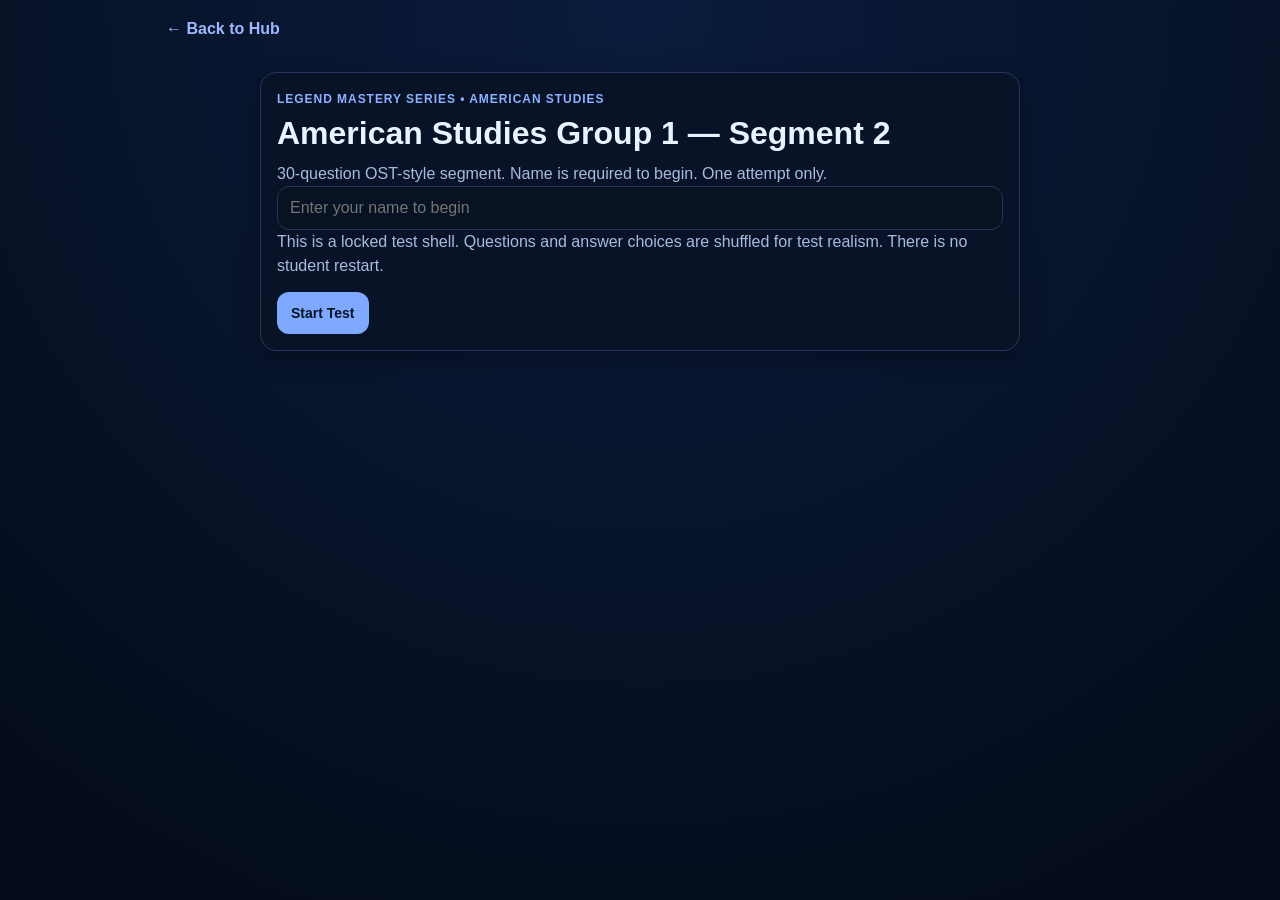
<file: games/amstud-group1-segment2.html>
<!doctype html>
<html lang="en">
<head>
  <meta charset="utf-8" />
  <meta name="viewport" content="width=device-width,initial-scale=1" />
  <title>American Studies Group 1 — Segment 2</title>
  <link rel="stylesheet" href="../styles.css" />
  <style>
    :root{
      --bg:#071226;
      --panel:#0b1730;
      --line:#23365c;
      --text:#eaf2ff;
      --muted:#a9bbdd;
      --warn:#f4b740;
      --good:#4fd18b;
    }
    *{box-sizing:border-box}
    html,body{
      margin:0;
      padding:0;
      background:radial-gradient(circle at top,#0b1b3d 0%,#061124 65%,#040b19 100%);
      color:var(--text);
      font-family:Arial, Helvetica, sans-serif;
    }
    body{min-height:100vh}
    .wrap{max-width:980px;margin:0 auto;padding:20px 16px 40px}
    .back-link{display:inline-block;color:#9db8ff;text-decoration:none;font-weight:700;margin-bottom:10px}
    .topbar{display:flex;justify-content:space-between;align-items:flex-start;gap:12px;flex-wrap:wrap;margin-bottom:12px}
    .topbar-left,.topbar-right{display:flex;gap:8px;flex-wrap:wrap;align-items:center}
    .pill,.tag{
      border:1px solid var(--line);background:#081326;color:var(--text);
      border-radius:999px;padding:6px 10px;font-size:13px;font-weight:700;
    }
    .panel{
      background:rgba(8,19,38,.92);border:1px solid var(--line);border-radius:16px;
      padding:16px;margin-bottom:14px;box-shadow:0 8px 24px rgba(0,0,0,.28);
    }
    .name-card{max-width:760px;margin:24px auto 0}
    .kicker{
      color:#8eb1ff;font-size:12px;font-weight:800;text-transform:uppercase;
      letter-spacing:.08em;margin-bottom:8px;
    }
    h1,h2{margin:0 0 10px;line-height:1.2}
    .sub,.help,.muted{color:var(--muted);line-height:1.5}
    .input{
      width:100%;min-height:44px;border-radius:12px;border:1px solid var(--line);
      background:#071222;color:var(--text);padding:10px 12px;font-size:16px;
    }
    .stats{display:grid;grid-template-columns:repeat(4,minmax(0,1fr));gap:10px}
    .stat{background:#081326;border:1px solid var(--line);border-radius:12px;padding:12px}
    .stat-label{color:var(--muted);font-size:12px;font-weight:800;text-transform:uppercase;margin-bottom:6px}
    .stat-value{font-size:18px;font-weight:800;color:var(--text)}
    .progress-wrap{
      margin-top:12px;width:100%;height:12px;border-radius:999px;overflow:hidden;
      background:#071222;border:1px solid var(--line);
    }
    .progress-bar{height:100%;background:linear-gradient(90deg,#6ea2ff,#9bc2ff)}
    .question-card{margin-top:4px}
    .q-type{color:#9db8ff;font-size:13px;font-weight:800;margin-bottom:10px}
    .q-stem{font-size:22px;line-height:1.35;font-weight:800;margin-bottom:16px}
    .prompt-box,.passage{
      background:#081326;border:1px solid var(--line);border-radius:12px;
      padding:12px;margin-bottom:14px;line-height:1.6;
    }
    .choices{display:grid;gap:10px}
    .choice{
      width:100%;text-align:left;border:1px solid var(--line);background:#071222;color:var(--text);
      border-radius:12px;padding:12px 14px;min-height:50px;font-size:16px;font-weight:700;cursor:pointer;
    }
    .choice:hover{border-color:#5f8fff}
    .choice.selected{background:#11254b;border-color:#79a9ff}
    .choice-letter{display:inline-block;min-width:28px;color:#aecdff}
    .footer-actions{display:flex;gap:10px;flex-wrap:wrap;align-items:center;margin-top:14px}
    button{
      min-height:42px;border:none;border-radius:12px;padding:10px 14px;font-size:14px;font-weight:800;
      cursor:pointer;background:#7ea9ff;color:#071426;
    }
    button.secondary{background:#1a2d52;color:var(--text);border:1px solid var(--line)}
    button.warn{background:#f4b740;color:#2a1b00}
    button:disabled{opacity:.45;cursor:not-allowed}
    .review-box{display:grid;gap:12px;margin-top:12px}
    .review-item{border:1px solid var(--line);border-radius:12px;padding:12px;background:#081326}
    .review-top{display:flex;justify-content:space-between;gap:10px;align-items:center;margin-bottom:8px}
    .sep{border:none;border-top:1px solid var(--line);margin:16px 0}
    .result-ready{color:var(--good)}
    .result-review{color:var(--warn)}
    .submit-status{margin-top:10px;color:var(--muted);font-weight:700}
    .submit-status.error{color:#ff9b9b}
    .submit-status.good{color:var(--good)}
    @media (max-width:760px){
      .stats{grid-template-columns:repeat(2,minmax(0,1fr))}
      .q-stem{font-size:18px}
    }
  </style>
</head>
<body>
  <div class="wrap" id="app"></div>

<script>
const SCRIPT_URL = "https://script.google.com/macros/s/AKfycbxs-3yj0_p8rPFP3H3a3E8vv6YXBH6U3ssNs_Wv5JM_Zm_8XwmBwrtaDNpBUfyjKmauOg/exec";

const TEST_META = {
  "subject": "American Studies",
  "week": "Small-Group Targeted Build",
  "day": "Group 1",
  "segment": "Segment 2",
  "title": "American Studies Group 1 — Segment 2",
  "focus": "Application / Analysis"
};

const ATTEMPT_KEY = "AMSTUD_G1_S2_ATTEMPT_LOCK";
const STORAGE_KEY = "LEGEND_AMSTUD_G1_S2_STATE_V1";
const TEACHER_SECRET = "legend";
const TEACHER_OVERRIDE = new URLSearchParams(location.search).get("unlock") === TEACHER_SECRET;

const QUESTION_BANK = [
  {
    "id": "G1S2-Q01",
    "type": "partab",
    "cs": "CS 13",
    "efl": "Explain the causes and consequences of American imperialism.",
    "contentElaboration": "Spanish-American War and expansion",
    "passage": "Newspapers sensationalized events in Cuba, public anger rose after the USS Maine exploded, and pressure grew for intervention against Spain.",
    "partA": {
      "stem": "Part A: Which war is best described?",
      "choices": [
        "Spanish-American War",
        "World War I",
        "Mexican-American War",
        "Korean War"
      ],
      "answer": [
        0
      ]
    },
    "partB": {
      "stem": "Part B: What was one consequence of that war?",
      "choices": [
        "The United States gained overseas influence and territories",
        "The United States adopted permanent isolation from foreign affairs",
        "Congress abolished the navy",
        "All U.S. trade with Latin America ended"
      ],
      "answer": [
        0
      ]
    },
    "explain": "The Spanish-American War accelerated U.S. overseas expansion."
  },
  {
    "id": "G1S2-Q02",
    "type": "passage-mcq",
    "cs": "CS 13",
    "efl": "Explain the causes and consequences of American imperialism.",
    "contentElaboration": "territorial consequences",
    "passage": "Following victory in war, the United States controlled Puerto Rico and had increased influence in the Caribbean and Pacific.",
    "stem": "Which event most directly produced this result?",
    "choices": [
      "Spanish-American War",
      "Civil War",
      "Mexican-American War",
      "War of 1812"
    ],
    "answer": [
      0
    ],
    "explain": "The Spanish-American War greatly expanded U.S. overseas influence."
  },
  {
    "id": "G1S2-Q03",
    "type": "passage-mcq",
    "cs": "CS 14",
    "efl": "Explain the causes of American imperialism.",
    "contentElaboration": "markets and naval strategy",
    "passage": "A senator argues that a modern nation needs overseas markets, coaling stations, and a strong navy to protect trade and project power.",
    "stem": "Which motive for imperialism is most clearly shown?",
    "choices": [
      "economic and strategic expansion",
      "withdrawal from world affairs",
      "ending industrial growth",
      "reducing naval power"
    ],
    "answer": [
      0
    ],
    "explain": "The passage links imperialism to markets and military strategy."
  },
  {
    "id": "G1S2-Q04",
    "type": "partab",
    "cs": "CS 14",
    "efl": "Explain the causes of American imperialism.",
    "contentElaboration": "economic and strategic motives",
    "passage": "Business leaders call for overseas customers while naval strategists demand more coaling stations and protected sea lanes.",
    "partA": {
      "stem": "Part A: Which two motives are reflected most clearly?",
      "choices": [
        "economic opportunity and military strategy",
        "temperance and prohibition repeal",
        "agrarian self-sufficiency and isolation",
        "settlement of western territories only"
      ],
      "answer": [
        0
      ]
    },
    "partB": {
      "stem": "Part B: What broader policy did those motives support?",
      "choices": [
        "imperial expansion",
        "neutrality in Europe",
        "the New Deal",
        "civil rights reform"
      ],
      "answer": [
        0
      ]
    },
    "explain": "Economic and strategic motives both supported imperial expansion."
  },
  {
    "id": "G1S2-Q05",
    "type": "partab",
    "cs": "CS 15",
    "efl": "Explain how World War I affected the United States and the world.",
    "contentElaboration": "mobilization and debate",
    "passage": "The federal government coordinated railroads, encouraged bond purchases, and directed industrial production while Americans later debated the peace settlement.",
    "partA": {
      "stem": "Part A: Which effect of World War I is best shown?",
      "choices": [
        "expanded federal mobilization",
        "complete end of federal economic activity",
        "abolition of public messaging",
        "permanent U.S. membership in the League of Nations"
      ],
      "answer": [
        0
      ]
    },
    "partB": {
      "stem": "Part B: Which postwar question did many Americans debate?",
      "choices": [
        "whether the United States should join the League of Nations",
        "whether slavery should expand westward",
        "whether the colonies should ratify the Constitution",
        "whether the Northwest Territory should become a state"
      ],
      "answer": [
        0
      ]
    },
    "explain": "WWI expanded federal mobilization and sparked a debate over international involvement."
  },
  {
    "id": "G1S2-Q06",
    "type": "partab",
    "cs": "CS 15",
    "efl": "Explain how World War I affected the United States and the world.",
    "contentElaboration": "wartime messaging and limits",
    "passage": "The government promoted wartime unity, encouraged bond purchases, and punished some forms of antiwar speech during World War I.",
    "partA": {
      "stem": "Part A: Which method did the government use to build support for the war?",
      "choices": [
        "propaganda campaigns",
        "civil service reform",
        "interstate highway construction",
        "desegregation rulings"
      ],
      "answer": [
        0
      ]
    },
    "partB": {
      "stem": "Part B: What broader point does the passage illustrate?",
      "choices": [
        "War can expand federal influence over society and speech",
        "Wars always reduce government power",
        "Foreign conflict never affects domestic life",
        "The Bill of Rights ends during wartime"
      ],
      "answer": [
        0
      ]
    },
    "explain": "World War I increased federal influence over mobilization and public messaging."
  },
  {
    "id": "G1S2-Q07",
    "type": "passage-mcq",
    "cs": "CS 15",
    "efl": "Explain how World War I affected the United States and the world.",
    "contentElaboration": "draft and mobilization",
    "passage": "Millions of men registered for military service while factories adjusted production to meet wartime needs.",
    "stem": "Which conclusion is best supported?",
    "choices": [
      "World War I required large-scale national mobilization",
      "The war had little effect on the home front",
      "The draft ended before the United States entered the war",
      "Industry played no role in the conflict"
    ],
    "answer": [
      0
    ],
    "explain": "The passage shows both military and industrial mobilization."
  },
  {
    "id": "G1S2-Q08",
    "type": "partab",
    "cs": "CS 16",
    "efl": "Explain how postwar prosperity and technology changed American life.",
    "contentElaboration": "technology and leisure",
    "passage": "Millions of Americans listened to the same songs, news, and sports events at home through a new entertainment technology.",
    "partA": {
      "stem": "Part A: Which technology is best described?",
      "choices": [
        "radio",
        "telegraph",
        "steel plow",
        "cotton gin"
      ],
      "answer": [
        0
      ]
    },
    "partB": {
      "stem": "Part B: What was one important effect?",
      "choices": [
        "creation of a shared national culture",
        "end of all local communities",
        "collapse of consumer advertising",
        "reduction of mass entertainment"
      ],
      "answer": [
        0
      ]
    },
    "explain": "Radio helped create shared experiences across the country."
  },
  {
    "id": "G1S2-Q09",
    "type": "passage-mcq",
    "cs": "CS 17",
    "efl": "Explain how social and cultural tensions developed in the 1920s.",
    "contentElaboration": "modern vs traditional values",
    "passage": "One group celebrates jazz, films, and changing gender norms, while another condemns those trends and calls for stricter moral standards and older values.",
    "stem": "Which broader theme is best illustrated?",
    "choices": [
      "conflict between modern and traditional values",
      "universal agreement on social change",
      "the end of nativism",
      "disappearance of rural-urban differences"
    ],
    "answer": [
      0
    ],
    "explain": "The passage highlights the clash between modernism and traditionalism."
  },
  {
    "id": "G1S2-Q10",
    "type": "partab",
    "cs": "CS 17",
    "efl": "Explain how social and cultural tensions developed in the 1920s.",
    "contentElaboration": "nativism and restriction",
    "passage": "Lawmakers warn that newcomers are changing American culture and push for limits on immigration from certain parts of the world.",
    "partA": {
      "stem": "Part A: Which attitude is most clearly shown?",
      "choices": [
        "nativism",
        "containment",
        "laissez-faire",
        "abolitionism"
      ],
      "answer": [
        0
      ]
    },
    "partB": {
      "stem": "Part B: Which policy best fits that attitude?",
      "choices": [
        "immigration restriction",
        "creation of Social Security",
        "Lend-Lease aid",
        "desegregation orders"
      ],
      "answer": [
        0
      ]
    },
    "explain": "Nativism in the 1920s often led to restrictive immigration policies."
  },
  {
    "id": "G1S2-Q11",
    "type": "partab",
    "cs": "CS 17",
    "efl": "Explain how social and cultural tensions developed in the 1920s.",
    "contentElaboration": "women and modern culture",
    "passage": "Some Americans celebrated flappers, new fashions, and greater public independence for women, while others attacked those changes as moral decline.",
    "partA": {
      "stem": "Part A: Which broader theme is shown?",
      "choices": [
        "changing gender roles contributed to social tension",
        "Americans agreed completely about women's roles",
        "The 1920s ended modern culture",
        "Women lost all public influence"
      ],
      "answer": [
        0
      ]
    },
    "partB": {
      "stem": "Part B: Why did this matter historically?",
      "choices": [
        "It showed that cultural change could divide the nation",
        "It ended all debate about rights and culture",
        "It proved that rural and urban communities were identical",
        "It prevented future reform movements"
      ],
      "answer": [
        0
      ]
    },
    "explain": "Changing roles for women became part of wider 1920s social conflict."
  },
  {
    "id": "G1S2-Q12",
    "type": "passage-mcq",
    "cs": "CS 17",
    "efl": "Explain how social and cultural tensions developed in the 1920s.",
    "contentElaboration": "religion and science",
    "passage": "A teacher is attacked for presenting modern scientific ideas that some community members believe contradict traditional religious teaching.",
    "stem": "Which broader 1920s conflict does the passage best reflect?",
    "choices": [
      "tension between modern ideas and traditional beliefs",
      "debate over the New Deal",
      "argument over imperialism",
      "conflict about Reconstruction policy"
    ],
    "answer": [
      0
    ],
    "explain": "The passage reflects the clash between modern thought and traditional religious belief."
  },
  {
    "id": "G1S2-Q13",
    "type": "partab",
    "cs": "CS 18",
    "efl": "Explain the causes of the Great Depression.",
    "contentElaboration": "speculation and debt",
    "passage": "In the late 1920s, many investors bought stocks on margin, banks made risky loans, and consumers purchased goods using increasing amounts of credit.",
    "partA": {
      "stem": "Part A: Which crisis followed these conditions?",
      "choices": [
        "Great Depression",
        "Era of Good Feelings",
        "Progressive Era",
        "Reconstruction"
      ],
      "answer": [
        0
      ]
    },
    "partB": {
      "stem": "Part B: Which explanation is best supported?",
      "choices": [
        "Underlying weaknesses made economic collapse more likely",
        "Debt and speculation made the economy permanently stable",
        "Banks were insulated from all risk",
        "Consumers avoided financial danger"
      ],
      "answer": [
        0
      ]
    },
    "explain": "Speculation, risky lending, and heavy debt made the economy vulnerable."
  },
  {
    "id": "G1S2-Q14",
    "type": "passage-mcq",
    "cs": "CS 18",
    "efl": "Explain the causes of the Great Depression.",
    "contentElaboration": "banking weakness",
    "passage": "As banks failed, people lost savings and many businesses and families could no longer borrow money to keep operating.",
    "stem": "Which conclusion is best supported?",
    "choices": [
      "Bank failures deepened the Depression by reducing savings and credit",
      "Bank failures immediately solved the crisis",
      "Credit became easier to obtain during the Depression",
      "Consumers gained more financial confidence"
    ],
    "answer": [
      0
    ],
    "explain": "Bank failures wiped out savings and restricted credit."
  },
  {
    "id": "G1S2-Q15",
    "type": "passage-mcq",
    "cs": "CS 18",
    "efl": "Explain the causes of the Great Depression.",
    "contentElaboration": "interconnected causes",
    "passage": "Farm prices were weak, consumers carried debt, investors speculated, and banks made risky loans during the late 1920s.",
    "stem": "Which statement best explains the passage?",
    "choices": [
      "The Great Depression had multiple interconnected causes",
      "The Depression resulted from only one isolated event",
      "The economy was secure because agriculture was strong",
      "Speculation had no impact on economic stability"
    ],
    "answer": [
      0
    ],
    "explain": "The passage shows several overlapping weaknesses that contributed to collapse."
  },
  {
    "id": "G1S2-Q16",
    "type": "partab",
    "cs": "CS 18",
    "efl": "Explain the causes of the Great Depression.",
    "contentElaboration": "consumer debt and vulnerability",
    "passage": "A worker loses a job but still owes money on major purchases made on installment plans, while the local bank tightens lending.",
    "partA": {
      "stem": "Part A: Which economic weakness is shown most clearly?",
      "choices": [
        "heavy consumer debt made families vulnerable",
        "industrial production was too low because of no demand",
        "speculation had ended before the crash",
        "credit was easy to obtain during the Depression"
      ],
      "answer": [
        0
      ]
    },
    "partB": {
      "stem": "Part B: Why did that weakness matter?",
      "choices": [
        "It made economic downturns harder for families to survive",
        "It guaranteed quick recovery",
        "It prevented bank failures",
        "It reduced unemployment immediately"
      ],
      "answer": [
        0
      ]
    },
    "explain": "Debt left many families exposed when jobs and credit disappeared."
  },
  {
    "id": "G1S2-Q17",
    "type": "partab",
    "cs": "CS 19",
    "efl": "Explain federal responses to the Great Depression.",
    "contentElaboration": "New Deal and relief",
    "passage": "The federal government funded work projects, insured bank deposits, and created old-age pensions while expanding economic regulation.",
    "partA": {
      "stem": "Part A: Which broader response is described?",
      "choices": [
        "New Deal programs",
        "Imperialist expansion",
        "strict laissez-faire withdrawal",
        "postwar suburbanization"
      ],
      "answer": [
        0
      ]
    },
    "partB": {
      "stem": "Part B: What major effect did this response have?",
      "choices": [
        "The federal government's role expanded",
        "The federal government ended all relief efforts",
        "States gained complete control over national banking",
        "Public works were abolished"
      ],
      "answer": [
        0
      ]
    },
    "explain": "New Deal programs significantly expanded the federal role in economic life."
  },
  {
    "id": "G1S2-Q18",
    "type": "partab",
    "cs": "CS 19",
    "efl": "Explain federal responses to the Great Depression.",
    "contentElaboration": "banking reform",
    "passage": "After bank failures shook public confidence, the federal government created protections so depositors would not lose savings when banks collapsed.",
    "partA": {
      "stem": "Part A: Which New Deal response is best described?",
      "choices": [
        "FDIC insurance",
        "Social Security",
        "Lend-Lease",
        "GI Bill"
      ],
      "answer": [
        0
      ]
    },
    "partB": {
      "stem": "Part B: What problem was this designed to address?",
      "choices": [
        "loss of savings and weak confidence in banks",
        "immigration restriction",
        "imperialist competition",
        "wartime production shortages"
      ],
      "answer": [
        0
      ]
    },
    "explain": "FDIC insurance protected deposits and strengthened confidence in the banking system."
  },
  {
    "id": "G1S2-Q19",
    "type": "partab",
    "cs": "CS 20",
    "efl": "Explain the causes and consequences of World War II.",
    "contentElaboration": "appeasement and aggression",
    "passage": "Germany violated treaty limits, remilitarized, absorbed nearby territory, and faced weak responses from other powers in the 1930s.",
    "partA": {
      "stem": "Part A: What was one result of weak responses to aggression?",
      "choices": [
        "Axis leaders became more aggressive",
        "World peace became secure",
        "Military buildups ended",
        "The League of Nations gained strong enforcement power"
      ],
      "answer": [
        0
      ]
    },
    "partB": {
      "stem": "Part B: Which global conflict followed?",
      "choices": [
        "World War II",
        "War of 1812",
        "Spanish-American War",
        "Cold War only"
      ],
      "answer": [
        0
      ]
    },
    "explain": "Unchecked aggression in the 1930s helped lead directly to World War II."
  },
  {
    "id": "G1S2-Q20",
    "type": "passage-mcq",
    "cs": "CS 20",
    "efl": "Explain the causes and consequences of World War II.",
    "contentElaboration": "Versailles and instability",
    "passage": "After World War I, many Germans faced economic hardship and resentment tied to the Treaty of Versailles, while extremist movements gained support.",
    "stem": "Which conclusion is best supported?",
    "choices": [
      "Postwar conditions helped create instability that later fueled World War II",
      "The Treaty of Versailles created lasting political harmony",
      "Economic prosperity prevented extremism",
      "European nationalism disappeared after the war"
    ],
    "answer": [
      0
    ],
    "explain": "Economic hardship and resentment contributed to later instability and extremism."
  },
  {
    "id": "G1S2-Q21",
    "type": "passage-mcq",
    "cs": "CS 20",
    "efl": "Explain the causes and consequences of World War II.",
    "contentElaboration": "Axis expansion",
    "passage": "Italy invaded Ethiopia, Japan expanded in Asia, and Germany continued violating treaty limits while democratic powers often hesitated to respond forcefully.",
    "stem": "Which conclusion is best supported?",
    "choices": [
      "Aggressive expansion by Axis powers went largely unchecked in the 1930s",
      "Democratic powers consistently stopped aggression early",
      "World War II began because all treaties were strictly enforced",
      "Japan avoided expansion during the 1930s"
    ],
    "answer": [
      0
    ],
    "explain": "The passage shows repeated aggressive actions and weak resistance."
  },
  {
    "id": "G1S2-Q22",
    "type": "partab",
    "cs": "CS 20",
    "efl": "Explain the causes and consequences of World War II.",
    "contentElaboration": "war origins",
    "passage": "Leaders hoped concessions would preserve peace, but dictators interpreted those concessions as weakness and continued expanding.",
    "partA": {
      "stem": "Part A: Which policy is best described?",
      "choices": [
        "appeasement",
        "containment",
        "isolationism",
        "detente"
      ],
      "answer": [
        0
      ]
    },
    "partB": {
      "stem": "Part B: What was a major consequence of that policy?",
      "choices": [
        "Aggression continued and war became more likely",
        "The Axis powers immediately stopped expanding",
        "All international tensions disappeared",
        "The League of Nations gained complete authority"
      ],
      "answer": [
        0
      ]
    },
    "explain": "Appeasement failed to stop aggression and made a larger war more likely."
  },
  {
    "id": "G1S2-Q23",
    "type": "partab",
    "cs": "CS 21",
    "efl": "Explain the U.S. transition from isolationism to involvement in World War II.",
    "contentElaboration": "policy sequence",
    "passage": "The United States first passed Neutrality Acts, then used cash-and-carry, later approved Lend-Lease, and finally entered the war after Pearl Harbor.",
    "partA": {
      "stem": "Part A: Which statement best summarizes this sequence?",
      "choices": [
        "The nation moved gradually from isolation toward intervention",
        "The nation remained completely neutral throughout the war",
        "The United States entered the war before aiding other nations",
        "Policy returned to strict isolation after Pearl Harbor"
      ],
      "answer": [
        0
      ]
    },
    "partB": {
      "stem": "Part B: Which event triggered direct U.S. entry into the war?",
      "choices": [
        "attack on Pearl Harbor",
        "passage of the Dawes Act",
        "sinking of the Titanic",
        "formation of NATO"
      ],
      "answer": [
        0
      ]
    },
    "explain": "The sequence shows a gradual shift away from isolation, with Pearl Harbor prompting direct entry."
  },
  {
    "id": "G1S2-Q24",
    "type": "passage-mcq",
    "cs": "CS 21",
    "efl": "Explain the U.S. transition from isolationism to involvement in World War II.",
    "contentElaboration": "aid before entry",
    "passage": "Before entering the war directly, the United States provided weapons and supplies to Allied nations fighting Axis powers.",
    "stem": "Which policy best matches the passage?",
    "choices": [
      "Lend-Lease",
      "Dawes Act",
      "Pure Food and Drug Act",
      "Pendleton Act"
    ],
    "answer": [
      0
    ],
    "explain": "Lend-Lease allowed the United States to aid Allied nations before direct entry."
  },
  {
    "id": "G1S2-Q25",
    "type": "partab",
    "cs": "CS 21",
    "efl": "Explain the U.S. transition from isolationism to involvement in World War II.",
    "contentElaboration": "shift in public policy",
    "passage": "A lawmaker who once favored neutrality later supports sending aid to Britain because a Nazi victory would threaten U.S. security and trade.",
    "partA": {
      "stem": "Part A: Which broader change does this best illustrate?",
      "choices": [
        "movement away from isolationism",
        "return to mercantilism",
        "support for colonial dependence",
        "end of naval power"
      ],
      "answer": [
        0
      ]
    },
    "partB": {
      "stem": "Part B: Which idea supports that shift?",
      "choices": [
        "events abroad could directly affect U.S. security",
        "foreign wars never affect the United States",
        "aid to allies always violates the Constitution",
        "the nation should avoid all international trade"
      ],
      "answer": [
        0
      ]
    },
    "explain": "The reasoning reflects the growing view that overseas events mattered to U.S. interests."
  },
  {
    "id": "G1S2-Q26",
    "type": "passage-mcq",
    "cs": "CS 21",
    "efl": "Explain the U.S. transition from isolationism to involvement in World War II.",
    "contentElaboration": "causation and sequence",
    "passage": "Neutrality laws came first, then limited aid, then larger-scale support for the Allies, and finally direct military entry after an attack.",
    "stem": "Which historical skill is most useful for analyzing the passage?",
    "choices": [
      "understanding sequence and cause-effect",
      "memorizing unrelated dates",
      "studying only geography",
      "focusing only on individual biographies"
    ],
    "answer": [
      0
    ],
    "explain": "The passage is best understood by tracing the sequence and causation of policy change."
  }
];

function hash32(str){
  let h = 2166136261 >>> 0;
  for(let i=0;i<str.length;i++){ h ^= str.charCodeAt(i); h = Math.imul(h, 16777619); }
  return h >>> 0;
}
function mulberry32(a){
  return function(){
    let t = a += 0x6D2B79F5;
    t = Math.imul(t ^ (t >>> 15), t | 1);
    t ^= t + Math.imul(t ^ (t >>> 7), t | 61);
    return ((t ^ (t >>> 14)) >>> 0) / 4294967296;
  };
}
function shuffleArray(arr, seedStr){
  const a = arr.slice(), rand = mulberry32(hash32(seedStr));
  for(let i=a.length-1;i>0;i--){ const j = Math.floor(rand() * (i + 1)); [a[i], a[j]] = [a[j], a[i]]; }
  return a;
}
function shuffleIndices(length, seedStr){
  const arr = Array.from({length}, (_, i) => i), rand = mulberry32(hash32(seedStr));
  for(let i=arr.length-1;i>0;i--){ const j = Math.floor(rand() * (i + 1)); [arr[i], arr[j]] = [arr[j], arr[i]]; }
  return arr;
}
function cloneQuestion(q){ return JSON.parse(JSON.stringify(q)); }
function remapQuestion(q, seedStr){
  const question = cloneQuestion(q);
  if(question.type === "mc" || question.type === "multiselect" || question.type === "dropdown" || question.type === "passage-mcq"){
    if(Array.isArray(question.choices) && question.choices.length > 1){
      const order = shuffleIndices(question.choices.length, seedStr), inverseMap = {};
      order.forEach((oldIdx, newIdx) => inverseMap[oldIdx] = newIdx);
      question.choices = order.map(i => question.choices[i]);
      question.answer = question.answer.map(oldIdx => inverseMap[oldIdx]).sort((a,b)=>a-b);
    }
  }
  if(question.type === "partab"){
    if(Array.isArray(question.partA?.choices) && question.partA.choices.length > 1){
      const orderA = shuffleIndices(question.partA.choices.length, `${seedStr}|partA`), inverseA = {};
      orderA.forEach((oldIdx, newIdx) => inverseA[oldIdx] = newIdx);
      question.partA.choices = orderA.map(i => question.partA.choices[i]);
      question.partA.answer = question.partA.answer.map(oldIdx => inverseA[oldIdx]).sort((a,b)=>a-b);
    }
    if(Array.isArray(question.partB?.choices) && question.partB.choices.length > 1){
      const orderB = shuffleIndices(question.partB.choices.length, `${seedStr}|partB`), inverseB = {};
      orderB.forEach((oldIdx, newIdx) => inverseB[oldIdx] = newIdx);
      question.partB.choices = orderB.map(i => question.partB.choices[i]);
      question.partB.answer = question.partB.answer.map(oldIdx => inverseB[oldIdx]).sort((a,b)=>a-b);
    }
  }
  return question;
}
function escapeHtml(str){
  return String(str ?? "").replace(/[&<>"']/g, s => ({ "&":"&amp;","<":"&lt;",">":"&gt;",'"':"&quot;","'":"&#39;" })[s]);
}
function nowLocalString(d){ return new Date(d).toLocaleString(); }
function formatRuntime(seconds){
  const total = Math.max(0, Math.floor(seconds));
  const h = Math.floor(total / 3600).toString().padStart(2,"0");
  const m = Math.floor((total % 3600) / 60).toString().padStart(2,"0");
  const s = Math.floor(total % 60).toString().padStart(2,"0");
  return `${h}:${m}:${s}`;
}
function letter(i){ return ["A","B","C","D","E","F"][i] || ""; }
function normalizeArray(arr){ return Array.isArray(arr) ? [...arr].sort((a,b)=>a-b) : []; }
function sameArray(a,b){
  const aa = normalizeArray(a), bb = normalizeArray(b);
  return aa.length === bb.length && aa.every((v,i)=>v===bb[i]);
}

let QUESTIONS = [];
let state = { studentName:"", startedAt:null, current:0, answers:[], submitted:false, score:null, attemptNumber:1, questionOrderSeed:null };
let submitInFlight = false;

function save(){ localStorage.setItem(STORAGE_KEY, JSON.stringify(state)); }
function load(){
  try{
    const raw = localStorage.getItem(STORAGE_KEY);
    if(raw){
      const parsed = JSON.parse(raw);
      if(parsed && !parsed.submitted) state = parsed;
    }
  }catch(err){}
}
function isLocked(){ return TEACHER_OVERRIDE ? false : localStorage.getItem(ATTEMPT_KEY) === "USED"; }
function teacherBadge(){ return TEACHER_OVERRIDE ? `<span class="pill">Teacher Override Active</span>` : ``; }
function teacherUnlockNow(){ localStorage.removeItem(ATTEMPT_KEY); localStorage.removeItem(STORAGE_KEY); location.reload(); }
function countAnswered(){ return state.answers.filter(a => a !== null).length; }
function buildQuestions(){
  const seed = state.questionOrderSeed || "default-seed";
  QUESTIONS = QUESTION_BANK.map((q, idx) => remapQuestion(q, `${seed}|${q.id || idx}|choices`));
  QUESTIONS = shuffleArray(QUESTIONS, `${seed}|question-order`);
  if(!Array.isArray(state.answers) || state.answers.length !== QUESTIONS.length){
    state.answers = Array(QUESTIONS.length).fill(null);
  }
}
function isCorrect(q, answer){
  if(q.type === "mc" || q.type === "multiselect" || q.type === "dropdown" || q.type === "passage-mcq") return sameArray(answer, q.answer);
  if(q.type === "matching") return sameArray(answer, q.answer);
  if(q.type === "partab"){
    if(!answer || !Array.isArray(answer.partA) || !Array.isArray(answer.partB)) return false;
    return sameArray(answer.partA, q.partA.answer) && sameArray(answer.partB, q.partB.answer);
  }
  return false;
}
function currentAnswerLabel(q, ans){
  if(ans === null) return "No answer";
  if(q.type === "mc" || q.type === "multiselect" || q.type === "dropdown" || q.type === "passage-mcq") return ans.map(i => letter(i)).join(", ");
  if(q.type === "matching") return "Answered";
  if(q.type === "partab"){
    const a = (ans.partA || []).map(i => letter(i)).join(", ");
    const b = (ans.partB || []).map(i => letter(i)).join(", ");
    return `Part A: ${a || "-"} | Part B: ${b || "-"}`;
  }
  return "Answered";
}
function buildLockedScreen(){
  document.getElementById("app").innerHTML = `
    <a class="back-link" href="../index.html">← Back to Hub</a>
    <div class="panel">
      <div class="kicker">Attempt Locked</div>
      <h1>${TEST_META.title}</h1>
      <p class="sub">This segment has already been completed on this device/browser.</p>
      <div class="footer-actions">
        ${TEACHER_OVERRIDE ? `<button class="warn" onclick="teacherUnlockNow()">Teacher Unlock This Browser</button>` : ``}
        <button onclick="location.href='../index.html'">Back to Hub</button>
      </div>
    </div>`;
}
function buildIntro(){
  document.getElementById("app").innerHTML = `
    <a class="back-link" href="../index.html">← Back to Hub</a>
    <div class="panel name-card">
      <div class="kicker">Legend Mastery Series • American Studies</div>
      <h1>${TEST_META.title}</h1>
      <p class="sub">30-question OST-style segment. Name is required to begin. One attempt only.</p>
      <input id="nameInput" class="input" type="text" maxlength="60" placeholder="Enter your name to begin" />
      <div class="help">This is a locked test shell. Questions and answer choices are shuffled for test realism. There is no student restart.</div>
      <div class="footer-actions">
        ${TEACHER_OVERRIDE ? `<span class="tag">Teacher Override Active</span>` : ``}
        <button id="startBtn">Start Test</button>
      </div>
    </div>`;
  document.getElementById("startBtn").onclick = () => {
    const name = document.getElementById("nameInput").value.trim();
    if(!name){ alert("Enter your name to begin."); return; }
    state.studentName = name;
    state.startedAt = new Date().toISOString();
    state.attemptNumber = 1;
    state.questionOrderSeed = `${state.studentName}|${state.startedAt}|${TEST_META.title}`;
    buildQuestions(); save(); renderTest();
  };
}
function confirmReviewOpen(){ if(confirm("Open the review screen? From there, students can inspect answers and submit the segment.")) reviewScreen(); }
function buildTopbar(){
  const started = new Date(state.startedAt);
  const runtime = formatRuntime((Date.now() - started.getTime()) / 1000);
  const answered = countAnswered();
  const progressPct = Math.round((answered / QUESTIONS.length) * 100);
  return `
    <a class="back-link" href="../index.html">← Back to Hub</a>
    <div class="topbar">
      <div class="topbar-left">${TEACHER_OVERRIDE ? `<button class="warn" onclick="teacherUnlockNow()">Teacher Unlock</button>` : ``}</div>
      <div class="topbar-right">
        <button class="secondary" onclick="confirmReviewOpen()">Open Review Screen</button>
        ${teacherBadge()}
        <span class="pill">Name: ${escapeHtml(state.studentName)}</span>
        <span class="pill">Attempt: ${state.attemptNumber}</span>
        <span class="pill">Started: ${escapeHtml(nowLocalString(started))}</span>
        <span class="pill">Runtime: <span id="runtimeDisplay">${runtime}</span></span>
      </div>
    </div>
    <div class="panel">
      <div class="stats">
        <div class="stat"><div class="stat-label">Test</div><div class="stat-value">${TEST_META.day} ${TEST_META.segment}</div></div>
        <div class="stat"><div class="stat-label">Focus</div><div class="stat-value">${TEST_META.focus}</div></div>
        <div class="stat"><div class="stat-label">Progress</div><div class="stat-value">${answered} / ${QUESTIONS.length}</div></div>
        <div class="stat"><div class="stat-label">Completion</div><div class="stat-value">${progressPct}%</div></div>
      </div>
      <div class="progress-wrap"><div class="progress-bar" style="width:${progressPct}%"></div></div>
    </div>`;
}
function renderQuestion(){
  const q = QUESTIONS[state.current], currentAnswer = state.answers[state.current];
  document.getElementById("app").innerHTML = buildTopbar() + `
    <div class="panel question-card">
      <div class="q-type">Question ${state.current + 1} of ${QUESTIONS.length} • ${escapeHtml(q.type.toUpperCase())} • ${escapeHtml(q.cs)}</div>
      ${q.passage ? `<div class="passage">${escapeHtml(q.passage)}</div>` : ``}
      ${q.prompt ? `<div class="prompt-box">${escapeHtml(q.prompt)}</div>` : ``}
      <div class="q-stem">${escapeHtml(q.stem)}</div>
      ${renderInputForQuestion(q, currentAnswer)}
      <div class="footer-actions">
        <button class="secondary" ${state.current === 0 ? "disabled" : ""} onclick="prevQuestion()">Previous</button>
        <button class="secondary" onclick="skipQuestion()">Skip</button>
      </div>
    </div>`;
}
function renderInputForQuestion(q, currentAnswer){
  if(q.type === "mc" || q.type === "passage-mcq" || q.type === "dropdown"){
    return `<div class="choices">${q.choices.map((choice, i) => `
      <button class="choice ${currentAnswer !== null && currentAnswer[0] === i ? "selected" : ""}" onclick="selectChoice([${i}])">
        <span class="choice-letter">${letter(i)}.</span> ${escapeHtml(choice)}
      </button>`).join("")}</div>`;
  }
  if(q.type === "multiselect"){
    const selected = Array.isArray(currentAnswer) ? currentAnswer : [];
    return `<div class="choices">${q.choices.map((choice, i) => `
      <button class="choice ${selected.includes(i) ? "selected" : ""}" onclick="toggleMulti(${i})">
        <span class="choice-letter">${letter(i)}.</span> ${escapeHtml(choice)}
      </button>`).join("")}</div>
      <div class="footer-actions"><button onclick="submitMulti()">Submit Answer</button></div>`;
  }
  if(q.type === "matching"){
    const current = Array.isArray(currentAnswer) ? currentAnswer.slice() : Array(q.left.length).fill(null);
    return q.left.map((leftText, idx) => `
      <div class="prompt-box">
        <div><strong>${escapeHtml(leftText)}</strong></div>
        <select class="input" onchange="selectMatch(${idx}, this.value)">
          <option value="">Choose a match</option>
          ${q.right.map((r, i) => `<option value="${i}" ${current[idx] === i ? "selected" : ""}>${escapeHtml(r)}</option>`).join("")}
        </select>
      </div>`).join("") + `<div class="footer-actions"><button onclick="submitMatching()">Submit Answer</button></div>`;
  }
  if(q.type === "partab"){
    const ans = currentAnswer || {partA:[], partB:[]};
    const partAReady = Array.isArray(ans.partA) && ans.partA.length > 0;
    const partBReady = Array.isArray(ans.partB) && ans.partB.length > 0;
    return `
      <div class="prompt-box"><strong>${escapeHtml(q.partA.stem)}</strong></div>
      <div class="choices">${q.partA.choices.map((choice, i) => `
        <button class="choice ${ans.partA.includes(i) ? "selected" : ""}" onclick="selectPart('A', [${i}])">
          <span class="choice-letter">${letter(i)}.</span> ${escapeHtml(choice)}
        </button>`).join("")}</div>
      <div class="prompt-box" style="margin-top:14px;"><strong>${escapeHtml(q.partB.stem)}</strong></div>
      <div class="choices">${q.partB.choices.map((choice, i) => `
        <button class="choice ${ans.partB.includes(i) ? "selected" : ""}" onclick="selectPart('B', [${i}])">
          <span class="choice-letter">${letter(i)}.</span> ${escapeHtml(choice)}
        </button>`).join("")}</div>
      <div class="footer-actions">
        <button onclick="submitPartAB()" ${(!partAReady || !partBReady) ? "disabled" : ""}>Submit Answer</button>
      </div>`;
  }
  return `<div class="muted">Unsupported question type.</div>`;
}
function selectChoice(arr){ state.answers[state.current] = arr; save(); nextQuestion(); }
function toggleMulti(idx){
  let current = Array.isArray(state.answers[state.current]) ? [...state.answers[state.current]] : [];
  if(current.includes(idx)) current = current.filter(v => v !== idx);
  else current.push(idx);
  state.answers[state.current] = current.sort((a,b)=>a-b);
  save(); renderQuestion();
}
function submitMulti(){ if(!Array.isArray(state.answers[state.current]) || !state.answers[state.current].length){ alert("Select at least one answer."); return; } nextQuestion(); }
function selectMatch(idx, value){
  let current = Array.isArray(state.answers[state.current]) ? [...state.answers[state.current]] : Array(QUESTIONS[state.current].left.length).fill(null);
  current[idx] = value === "" ? null : Number(value);
  state.answers[state.current] = current;
  save();
}
function submitMatching(){
  const ans = state.answers[state.current];
  if(!Array.isArray(ans) || ans.some(v => v === null)){ alert("Complete all matches before continuing."); return; }
  nextQuestion();
}
function selectPart(which, arr){
  const current = state.answers[state.current] || {partA:[], partB:[]};
  if(which === 'A') current.partA = arr;
  if(which === 'B') current.partB = arr;
  state.answers[state.current] = current;
  save(); renderQuestion();
}
function submitPartAB(){
  const ans = state.answers[state.current];
  if(!ans || !Array.isArray(ans.partA) || !ans.partA.length || !Array.isArray(ans.partB) || !ans.partB.length){
    alert("Answer both Part A and Part B before continuing.");
    return;
  }
  nextQuestion();
}
function setSubmitStatus(message, kind=""){
  const el = document.getElementById("submitStatus");
  if(!el) return;
  el.className = `submit-status${kind ? " " + kind : ""}`;
  el.textContent = message || "";
}
function withTimeout(promise, ms){
  return Promise.race([
    promise,
    new Promise((_, reject) => setTimeout(() => reject(new Error("timeout")), ms))
  ]);
}
function prevQuestion(){ if(state.current > 0){ state.current--; save(); renderQuestion(); } }
function skipQuestion(){ if(state.current < QUESTIONS.length - 1){ state.current++; save(); renderQuestion(); } else reviewScreen(); }
function nextQuestion(){
  if(state.current < QUESTIONS.length - 1){ state.current++; save(); renderQuestion(); }
  else reviewScreen();
}
function jumpToQuestion(idx){ state.current = idx; save(); renderQuestion(); }
function renderTest(){ renderQuestion(); }
function reviewScreen(){
  const answered = countAnswered();
  const unanswered = QUESTIONS.length - answered;
  document.getElementById("app").innerHTML = buildTopbar() + `
    <div class="panel">
      <h2>Review Before Submitting</h2>
      <p class="sub">Answered: ${answered} of ${QUESTIONS.length}. Unanswered: ${unanswered}.</p>
      <div class="review-box">
        ${QUESTIONS.map((q, idx) => `
          <div class="review-item">
            <div class="review-top">
              <strong>Q${String(idx + 1).padStart(2,"0")}</strong>
              <span class="tag">${q.cs}</span>
            </div>
            <div class="muted">${escapeHtml(q.stem)}</div>
            <div style="margin-top:8px;">
              ${state.answers[idx] === null
                ? `<span class="tag">No answer</span>`
                : `<span class="tag">Answered: ${escapeHtml(currentAnswerLabel(q, state.answers[idx]))}</span>`
              }
            </div>
            <div class="footer-actions">
              <button class="secondary" onclick="jumpToQuestion(${idx})">Go to Question</button>
            </div>
          </div>`).join("")}
      </div>
      <hr class="sep">
      <div class="footer-actions">
        <button class="secondary" onclick="renderQuestion()">Back to Test</button>
        <button id="submitSegmentBtn" onclick="submitTest()">Submit Segment</button>
      </div>
      <div id="submitStatus" class="submit-status"></div>
    </div>`;
}
async function submitTest(){
  if(state.submitted || submitInFlight) return;

  const unanswered = QUESTIONS.length - countAnswered();
  if(unanswered > 0){
    const proceed = confirm(`There ${unanswered === 1 ? "is" : "are"} still ${unanswered} unanswered question${unanswered === 1 ? "" : "s"}. Submit anyway?`);
    if(!proceed) return;
  }

  submitInFlight = true;
  const submitBtn = document.getElementById("submitSegmentBtn");
  if(submitBtn){
    submitBtn.disabled = true;
    submitBtn.textContent = "Submitting...";
  }
  setSubmitStatus("Submitting to the spreadsheet. Please wait...", "");

  const endedAt = new Date().toISOString();
  const score = QUESTIONS.reduce((sum, q, idx) => sum + (isCorrect(q, state.answers[idx]) ? 1 : 0), 0);
  const accuracy = Math.round((score / QUESTIONS.length) * 100);

  const payload = {
    studentName: state.studentName,
    subject: TEST_META.subject,
    week: TEST_META.week,
    day: TEST_META.day,
    segment: TEST_META.segment,
    title: TEST_META.title,
    focus: TEST_META.focus,
    startedAt: state.startedAt,
    endedAt,
    runtimeSeconds: Math.round((new Date(endedAt) - new Date(state.startedAt)) / 1000),
    score,
    total: QUESTIONS.length,
    accuracy,
    attemptNumber: state.attemptNumber,
    questions: QUESTIONS.map((q, idx) => ({
      id: q.id,
      cs: q.cs,
      efl: q.efl,
      contentElaboration: q.contentElaboration,
      type: q.type,
      stem: q.stem,
      correctAnswer: q.type === "partab" ? {partA:q.partA.answer, partB:q.partB.answer} : q.answer,
      studentAnswer: state.answers[idx],
      correct: isCorrect(q, state.answers[idx]) ? 1 : 0
    }))
  };

  try{
    const res = await withTimeout(fetch(SCRIPT_URL, {
      method: "POST",
      headers: { "Content-Type": "text/plain;charset=utf-8" },
      body: JSON.stringify(payload)
    }), 20000);

    if(!res || !res.ok){
      throw new Error("bad_response");
    }

    const text = await withTimeout(res.text(), 10000);
    let parsed = {};
    try{ parsed = JSON.parse(text); }catch(err){}
    if(parsed && parsed.ok === false){
      throw new Error(parsed.message || "Submission failed.");
    }
  }catch(err){
    submitInFlight = false;
    if(submitBtn){
      submitBtn.disabled = false;
      submitBtn.textContent = "Submit Segment";
    }
    if(err && err.message === "timeout"){
      setSubmitStatus("The submission is taking too long. Check the Apps Script connection, then try again.", "error");
      return;
    }
    setSubmitStatus("Submission did not reach the spreadsheet. Check the Apps Script URL and deployment settings, then try again.", "error");
    return;
  }

  if(!TEACHER_OVERRIDE){
    localStorage.setItem(ATTEMPT_KEY, "USED");
  }
  state.submitted = true;
  state.score = score;
  save();
  submitInFlight = false;

  document.getElementById("app").innerHTML = `
    <a class="back-link" href="../index.html">← Back to Hub</a>
    <div class="panel">
      <div class="kicker">Submission Complete</div>
      <h1>${TEST_META.title}</h1>
      <div class="stats">
        <div class="stat"><div class="stat-label">Name</div><div class="stat-value">${escapeHtml(state.studentName)}</div></div>
        <div class="stat"><div class="stat-label">Attempt</div><div class="stat-value">${state.attemptNumber}</div></div>
        <div class="stat"><div class="stat-label">Date</div><div class="stat-value">${escapeHtml(new Date(endedAt).toLocaleDateString())}</div></div>
        <div class="stat"><div class="stat-label">Start</div><div class="stat-value">${escapeHtml(nowLocalString(state.startedAt))}</div></div>
        <div class="stat"><div class="stat-label">End</div><div class="stat-value">${escapeHtml(nowLocalString(endedAt))}</div></div>
        <div class="stat"><div class="stat-label">Runtime</div><div class="stat-value">${formatRuntime(payload.runtimeSeconds)}</div></div>
        <div class="stat"><div class="stat-label">Score</div><div class="stat-value">${score} / ${QUESTIONS.length}</div></div>
        <div class="stat"><div class="stat-label">Accuracy</div><div class="stat-value">${accuracy}%</div></div>
        <div class="stat"><div class="stat-label">Result</div><div class="stat-value ${accuracy >= 80 ? "result-ready" : "result-review"}">${accuracy >= 80 ? "READY" : "REVIEW"}</div></div>
      </div>
      <div class="submit-status good">Submission reached the spreadsheet successfully.</div>
      <div class="footer-actions" style="margin-top:14px;">
        <button onclick="location.href='../index.html'">Return to Hub</button>
      </div>
    </div>`;
}
function tick(){
  const el = document.getElementById("runtimeDisplay");
  if(el && state.startedAt){
    el.textContent = formatRuntime((Date.now() - new Date(state.startedAt).getTime()) / 1000);
  }
}

load();
if(isLocked()){ buildLockedScreen(); }
else if(!state.studentName || !state.startedAt){ buildIntro(); }
else{ buildQuestions(); renderTest(); }
setInterval(tick, 1000);

window.prevQuestion = prevQuestion;
window.skipQuestion = skipQuestion;
window.reviewScreen = reviewScreen;
window.jumpToQuestion = jumpToQuestion;
window.selectChoice = selectChoice;
window.submitTest = submitTest;
window.teacherUnlockNow = teacherUnlockNow;
window.toggleMulti = toggleMulti;
window.submitMulti = submitMulti;
window.selectMatch = selectMatch;
window.submitMatching = submitMatching;
window.selectPart = selectPart;
</script>
</body>
</html>
</file>
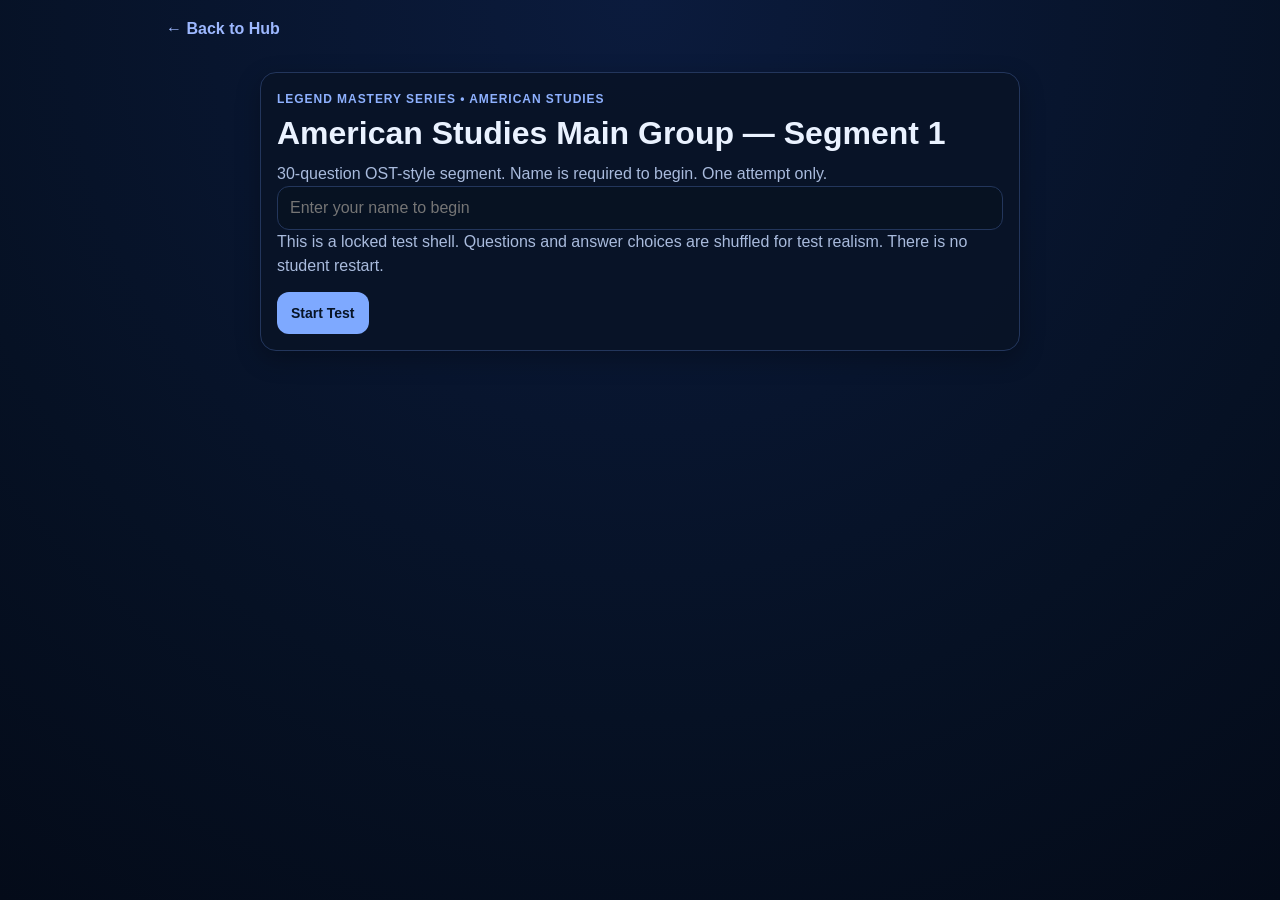
<file: games/amstud-main-group-segment1.html>
<!doctype html>
<html lang="en">
<head>
  <meta charset="utf-8" />
  <meta name="viewport" content="width=device-width,initial-scale=1" />
  <title>American Studies Main Group — Segment 1</title>
  <link rel="stylesheet" href="../styles.css" />
  <style>
    :root{
      --bg:#071226;
      --panel:#0b1730;
      --line:#23365c;
      --text:#eaf2ff;
      --muted:#a9bbdd;
      --warn:#f4b740;
      --good:#4fd18b;
    }
    *{box-sizing:border-box}
    html,body{
      margin:0;
      padding:0;
      background:radial-gradient(circle at top,#0b1b3d 0%,#061124 65%,#040b19 100%);
      color:var(--text);
      font-family:Arial, Helvetica, sans-serif;
    }
    body{min-height:100vh}
    .wrap{max-width:980px;margin:0 auto;padding:20px 16px 40px}
    .back-link{display:inline-block;color:#9db8ff;text-decoration:none;font-weight:700;margin-bottom:10px}
    .topbar{display:flex;justify-content:space-between;align-items:flex-start;gap:12px;flex-wrap:wrap;margin-bottom:12px}
    .topbar-left,.topbar-right{display:flex;gap:8px;flex-wrap:wrap;align-items:center}
    .pill,.tag{
      border:1px solid var(--line);background:#081326;color:var(--text);
      border-radius:999px;padding:6px 10px;font-size:13px;font-weight:700;
    }
    .panel{
      background:rgba(8,19,38,.92);border:1px solid var(--line);border-radius:16px;
      padding:16px;margin-bottom:14px;box-shadow:0 8px 24px rgba(0,0,0,.28);
    }
    .name-card{max-width:760px;margin:24px auto 0}
    .kicker{
      color:#8eb1ff;font-size:12px;font-weight:800;text-transform:uppercase;
      letter-spacing:.08em;margin-bottom:8px;
    }
    h1,h2{margin:0 0 10px;line-height:1.2}
    .sub,.help,.muted{color:var(--muted);line-height:1.5}
    .input{
      width:100%;min-height:44px;border-radius:12px;border:1px solid var(--line);
      background:#071222;color:var(--text);padding:10px 12px;font-size:16px;
    }
    .stats{display:grid;grid-template-columns:repeat(4,minmax(0,1fr));gap:10px}
    .stat{background:#081326;border:1px solid var(--line);border-radius:12px;padding:12px}
    .stat-label{color:var(--muted);font-size:12px;font-weight:800;text-transform:uppercase;margin-bottom:6px}
    .stat-value{font-size:18px;font-weight:800;color:var(--text)}
    .progress-wrap{
      margin-top:12px;width:100%;height:12px;border-radius:999px;overflow:hidden;
      background:#071222;border:1px solid var(--line);
    }
    .progress-bar{height:100%;background:linear-gradient(90deg,#6ea2ff,#9bc2ff)}
    .question-card{margin-top:4px}
    .q-type{color:#9db8ff;font-size:13px;font-weight:800;margin-bottom:10px}
    .q-stem{font-size:22px;line-height:1.35;font-weight:800;margin-bottom:16px}
    .prompt-box,.passage{
      background:#081326;border:1px solid var(--line);border-radius:12px;
      padding:12px;margin-bottom:14px;line-height:1.6;
    }
    .choices{display:grid;gap:10px}
    .choice{
      width:100%;text-align:left;border:1px solid var(--line);background:#071222;color:var(--text);
      border-radius:12px;padding:12px 14px;min-height:50px;font-size:16px;font-weight:700;cursor:pointer;
    }
    .choice:hover{border-color:#5f8fff}
    .choice.selected{background:#11254b;border-color:#79a9ff}
    .choice-letter{display:inline-block;min-width:28px;color:#aecdff}
    .footer-actions{display:flex;gap:10px;flex-wrap:wrap;align-items:center;margin-top:14px}
    button{
      min-height:42px;border:none;border-radius:12px;padding:10px 14px;font-size:14px;font-weight:800;
      cursor:pointer;background:#7ea9ff;color:#071426;
    }
    button.secondary{background:#1a2d52;color:var(--text);border:1px solid var(--line)}
    button.warn{background:#f4b740;color:#2a1b00}
    button:disabled{opacity:.45;cursor:not-allowed}
    .review-box{display:grid;gap:12px;margin-top:12px}
    .review-item{border:1px solid var(--line);border-radius:12px;padding:12px;background:#081326}
    .review-top{display:flex;justify-content:space-between;gap:10px;align-items:center;margin-bottom:8px}
    .sep{border:none;border-top:1px solid var(--line);margin:16px 0}
    .result-ready{color:var(--good)}
    .result-review{color:var(--warn)}
    .submit-status{margin-top:10px;color:var(--muted);font-weight:700}
    .submit-status.error{color:#ff9b9b}
    .submit-status.good{color:var(--good)}
    @media (max-width:760px){
      .stats{grid-template-columns:repeat(2,minmax(0,1fr))}
      .q-stem{font-size:18px}
    }
  </style>
</head>
<body>
  <div class="wrap" id="app"></div>

<script>
const SCRIPT_URL = "https://script.google.com/macros/s/AKfycbxs-3yj0_p8rPFP3H3a3E8vv6YXBH6U3ssNs_Wv5JM_Zm_8XwmBwrtaDNpBUfyjKmauOg/exec";

const TEST_META = {
  "subject": "American Studies",
  "week": "Small-Group Targeted Build",
  "day": "Main Group",
  "segment": "Segment 1",
  "title": "American Studies Main Group — Segment 1",
  "focus": "Recognition / Evidence"
};

const ATTEMPT_KEY = "AMSTUD_MAIN_S1_ATTEMPT_LOCK";
const STORAGE_KEY = "LEGEND_AMSTUD_MAIN_S1_STATE_V1";
const TEACHER_SECRET = "legend";
const TEACHER_OVERRIDE = new URLSearchParams(location.search).get("unlock") === TEACHER_SECRET;

const QUESTION_BANK = [
  {
    "id": "MGS1-Q01",
    "type": "mc",
    "cs": "CS 13",
    "efl": "Explain the causes and consequences of American imperialism.",
    "contentElaboration": "economic and strategic motives",
    "stem": "Which factor most directly encouraged American imperialism in the late 1800s?",
    "choices": [
      "desire for new markets and naval bases",
      "goal of reducing overseas trade",
      "attempt to end industrial production",
      "wish to weaken the navy"
    ],
    "answer": [
      0
    ],
    "explain": "Industrial growth and naval strategy pushed the United States toward overseas expansion."
  },
  {
    "id": "MGS1-Q02",
    "type": "mc",
    "cs": "CS 13",
    "efl": "Explain the causes and consequences of American imperialism.",
    "contentElaboration": "Spanish-American War",
    "stem": "Which event most directly increased support for war against Spain in 1898?",
    "choices": [
      "the explosion of the USS Maine",
      "the attack on Pearl Harbor",
      "the sinking of the Lusitania",
      "the invasion of Poland"
    ],
    "answer": [
      0
    ],
    "explain": "The explosion of the USS Maine helped spark public support for war with Spain."
  },
  {
    "id": "MGS1-Q03",
    "type": "passage-mcq",
    "cs": "CS 13",
    "efl": "Explain the causes and consequences of American imperialism.",
    "contentElaboration": "overseas expansion",
    "passage": "Following victory in war, the United States controlled Puerto Rico and had greater influence in the Caribbean and Pacific.",
    "stem": "Which event most directly led to this result?",
    "choices": [
      "Spanish-American War",
      "War of 1812",
      "Civil War",
      "Mexican-American War"
    ],
    "answer": [
      0
    ],
    "explain": "The Spanish-American War led to major U.S. overseas influence and territorial gains."
  },
  {
    "id": "MGS1-Q04",
    "type": "multiselect",
    "cs": "CS 14",
    "efl": "Explain the causes of American imperialism.",
    "contentElaboration": "motives for expansion",
    "stem": "Which two motives were most closely connected to American imperialism? Select two.",
    "choices": [
      "access to new markets",
      "acquiring strategic naval bases",
      "ending all foreign influence",
      "reducing industrial growth"
    ],
    "answer": [
      0,
      1
    ],
    "explain": "Economic opportunity and naval strategy were major motives for imperialism."
  },
  {
    "id": "MGS1-Q05",
    "type": "passage-mcq",
    "cs": "CS 14",
    "efl": "Explain the causes of American imperialism.",
    "contentElaboration": "imperialism and strategy",
    "passage": "A senator argues that the nation needs coaling stations, a stronger navy, and access to overseas markets in order to compete with European powers.",
    "stem": "Which conclusion is best supported by the passage?",
    "choices": [
      "Imperialism was justified partly by economic and military goals",
      "The United States wanted complete isolation from the world",
      "Industrialization reduced interest in overseas expansion",
      "Foreign policy focused only on ending trade"
    ],
    "answer": [
      0
    ],
    "explain": "The passage ties imperialism to trade, competition, and strategic naval strength."
  },
  {
    "id": "MGS1-Q06",
    "type": "mc",
    "cs": "CS 15",
    "efl": "Explain how World War I affected the United States and the world.",
    "contentElaboration": "causes of World War I",
    "stem": "Which factor contributed most directly to the outbreak of World War I?",
    "choices": [
      "the system of alliances in Europe",
      "the creation of the New Deal",
      "the rise of suburbanization",
      "the passage of the Neutrality Acts"
    ],
    "answer": [
      0
    ],
    "explain": "Alliances helped turn a regional conflict into a wider war."
  },
  {
    "id": "MGS1-Q07",
    "type": "mc",
    "cs": "CS 15",
    "efl": "Explain how World War I affected the United States and the world.",
    "contentElaboration": "wartime mobilization",
    "stem": "Which development best shows the impact of World War I on the United States?",
    "choices": [
      "greater federal direction of transportation and industry",
      "complete end of federal involvement in the economy",
      "abolition of all wartime propaganda",
      "withdrawal from all military preparation"
    ],
    "answer": [
      0
    ],
    "explain": "World War I led to major federal coordination of transportation, production, and propaganda."
  },
  {
    "id": "MGS1-Q08",
    "type": "mc",
    "cs": "CS 15",
    "efl": "Explain how World War I affected the United States and the world.",
    "contentElaboration": "wartime messaging",
    "stem": "Which wartime practice was used by the U.S. government during World War I to build public support?",
    "choices": [
      "propaganda campaigns",
      "civil service exams",
      "Homestead Act land grants",
      "desegregation orders"
    ],
    "answer": [
      0
    ],
    "explain": "Propaganda was used to shape public opinion and support for the war."
  },
  {
    "id": "MGS1-Q09",
    "type": "mc",
    "cs": "CS 16",
    "efl": "Explain how postwar prosperity and technology changed American life.",
    "contentElaboration": "consumer culture and new technology",
    "stem": "Which innovation most changed daily life during the 1920s by increasing mobility and consumer demand?",
    "choices": [
      "the automobile",
      "the cotton gin",
      "the steel plow",
      "the telegraph"
    ],
    "answer": [
      0
    ],
    "explain": "Automobiles reshaped transportation, industry, and consumer culture."
  },
  {
    "id": "MGS1-Q10",
    "type": "passage-mcq",
    "cs": "CS 16",
    "efl": "Explain how postwar prosperity and technology changed American life.",
    "contentElaboration": "mass consumption",
    "passage": "A family buys a car, listens to commercial radio, watches films, and purchases household goods made on assembly lines.",
    "stem": "Which conclusion is best supported by the passage?",
    "choices": [
      "New technology helped create a mass-consumer culture",
      "Americans rejected new inventions in the 1920s",
      "Industrialization had ended by the 1920s",
      "Most families returned to frontier life"
    ],
    "answer": [
      0
    ],
    "explain": "The passage shows how technology and mass production fueled consumer culture."
  },
  {
    "id": "MGS1-Q11",
    "type": "mc",
    "cs": "CS 16",
    "efl": "Explain how postwar prosperity and technology changed American life.",
    "contentElaboration": "aviation and media",
    "stem": "Which development best reflects the social impact of technology in the 1920s?",
    "choices": [
      "commercial radio broadcasts reaching mass audiences",
      "the end of newspapers and magazines",
      "collapse of all entertainment industries",
      "the disappearance of consumer culture"
    ],
    "answer": [
      0
    ],
    "explain": "Commercial radio helped create shared national culture."
  },
  {
    "id": "MGS1-Q12",
    "type": "mc",
    "cs": "CS 17",
    "efl": "Explain how social and cultural tensions developed in the 1920s.",
    "contentElaboration": "modernism vs traditionalism",
    "stem": "Which issue best reflects the cultural tensions of the 1920s?",
    "choices": [
      "conflict between modern values and traditional beliefs",
      "debate over Articles of Confederation revision",
      "disagreement over abolition before the Civil War",
      "debate over western land claims in the 1780s"
    ],
    "answer": [
      0
    ],
    "explain": "The 1920s featured major conflicts between modern culture and traditional values."
  },
  {
    "id": "MGS1-Q13",
    "type": "mc",
    "cs": "CS 17",
    "efl": "Explain how social and cultural tensions developed in the 1920s.",
    "contentElaboration": "nativism and immigration restriction",
    "stem": "Which policy best reflects nativist attitudes in the 1920s?",
    "choices": [
      "restricting immigration",
      "expanding the Marshall Plan",
      "creating Social Security",
      "ending military preparedness"
    ],
    "answer": [
      0
    ],
    "explain": "Nativist sentiment in the 1920s was closely tied to immigration restriction."
  },
  {
    "id": "MGS1-Q14",
    "type": "passage-mcq",
    "cs": "CS 17",
    "efl": "Explain how social and cultural tensions developed in the 1920s.",
    "contentElaboration": "traditionalism and religion",
    "passage": "A community leader condemns jazz, flappers, and new urban behavior while calling for stricter moral standards and defense of older traditions.",
    "stem": "Which broader tension does the passage best illustrate?",
    "choices": [
      "conflict between traditionalism and modern culture",
      "debate over slavery in the territories",
      "dispute over western railroad routes",
      "argument over New Deal banking laws"
    ],
    "answer": [
      0
    ],
    "explain": "The passage reflects a classic 1920s conflict between traditional and modern values."
  },
  {
    "id": "MGS1-Q15",
    "type": "mc",
    "cs": "CS 18",
    "efl": "Explain the causes of the Great Depression.",
    "contentElaboration": "financial instability",
    "stem": "Which factor contributed most directly to the Great Depression?",
    "choices": [
      "stock market speculation and weak banking practices",
      "the success of world peace organizations",
      "the end of consumer credit",
      "the elimination of tariffs"
    ],
    "answer": [
      0
    ],
    "explain": "Speculation and weak banking practices helped make the economy unstable."
  },
  {
    "id": "MGS1-Q16",
    "type": "passage-mcq",
    "cs": "CS 18",
    "efl": "Explain the causes of the Great Depression.",
    "contentElaboration": "credit and debt",
    "passage": "Many consumers purchased goods on credit while investors bought stocks on margin and banks made risky loans.",
    "stem": "Which conclusion is best supported by the passage?",
    "choices": [
      "The economy had weaknesses that increased the risk of collapse",
      "Debt made the economy more stable",
      "Speculation reduced economic risk",
      "Consumers were avoiding financial risk"
    ],
    "answer": [
      0
    ],
    "explain": "Heavy debt, margin buying, and risky lending made the economy vulnerable."
  },
  {
    "id": "MGS1-Q17",
    "type": "mc",
    "cs": "CS 18",
    "efl": "Explain the causes of the Great Depression.",
    "contentElaboration": "bank failures",
    "stem": "Why did bank failures worsen the Great Depression?",
    "choices": [
      "People lost savings and credit became harder to get",
      "Factories gained more investment capital",
      "Consumer confidence increased sharply",
      "International trade became easier"
    ],
    "answer": [
      0
    ],
    "explain": "Bank failures wiped out savings and reduced access to credit, deepening the crisis."
  },
  {
    "id": "MGS1-Q18",
    "type": "mc",
    "cs": "CS 19",
    "efl": "Explain federal responses to the Great Depression.",
    "contentElaboration": "New Deal programs",
    "stem": "Which statement best describes the New Deal?",
    "choices": [
      "It expanded the federal government's role in relief, recovery, and reform",
      "It returned the nation to complete laissez-faire policies",
      "It ended federal involvement in banking",
      "It reduced all public works programs"
    ],
    "answer": [
      0
    ],
    "explain": "The New Deal expanded the role of the federal government in responding to the Depression."
  },
  {
    "id": "MGS1-Q19",
    "type": "matching",
    "cs": "CS 19",
    "efl": "Explain federal responses to the Great Depression.",
    "contentElaboration": "New Deal examples",
    "stem": "Match each New Deal program or policy to its purpose.",
    "left": [
      "Social Security",
      "FDIC",
      "Public works programs"
    ],
    "right": [
      "old-age pensions and income support",
      "insurance for bank deposits",
      "jobs through government-funded projects"
    ],
    "answer": [
      0,
      1,
      2
    ],
    "explain": "These programs reflected the New Deal's expanded response to economic crisis."
  },
  {
    "id": "MGS1-Q20",
    "type": "mc",
    "cs": "CS 19",
    "efl": "Explain federal responses to the Great Depression.",
    "contentElaboration": "expanded government role",
    "stem": "Which statement best explains why the New Deal was historically significant?",
    "choices": [
      "It changed expectations about the federal government's role in economic crises",
      "It ended all debate about government power forever",
      "It restored preindustrial economic life",
      "It eliminated all unemployment immediately"
    ],
    "answer": [
      0
    ],
    "explain": "The New Deal reshaped expectations about how the federal government should respond to economic crisis."
  },
  {
    "id": "MGS1-Q21",
    "type": "mc",
    "cs": "CS 20",
    "efl": "Explain the causes and consequences of World War II.",
    "contentElaboration": "appeasement and aggression",
    "stem": "Which development most directly encouraged Axis aggression in the 1930s?",
    "choices": [
      "failure of other nations to stop treaty violations and expansion",
      "strict enforcement of all peace agreements",
      "strong and immediate military response by democracies",
      "the end of totalitarian governments"
    ],
    "answer": [
      0
    ],
    "explain": "Failure to respond decisively encouraged further aggression."
  },
  {
    "id": "MGS1-Q22",
    "type": "passage-mcq",
    "cs": "CS 20",
    "efl": "Explain the causes and consequences of World War II.",
    "contentElaboration": "military buildup",
    "passage": "Germany remilitarized, annexed nearby territory, and violated treaty limits while European powers responded weakly.",
    "stem": "Which conclusion is best supported by the passage?",
    "choices": [
      "Unchecked aggression helped lead to World War II",
      "The League of Nations easily prevented conflict",
      "European leaders immediately stopped expansion",
      "Military expansion reduced tensions"
    ],
    "answer": [
      0
    ],
    "explain": "The passage shows how weak responses allowed aggression to continue."
  },
  {
    "id": "MGS1-Q23",
    "type": "mc",
    "cs": "CS 20",
    "efl": "Explain the causes and consequences of World War II.",
    "contentElaboration": "Treaty of Versailles aftermath",
    "stem": "Which condition after World War I helped create instability in Europe?",
    "choices": [
      "economic hardship and resentment linked to the Treaty of Versailles",
      "universal prosperity in Germany",
      "the end of nationalism",
      "the absence of extremist movements"
    ],
    "answer": [
      0
    ],
    "explain": "Economic hardship and resentment after Versailles contributed to later instability."
  },
  {
    "id": "MGS1-Q24",
    "type": "dropdown",
    "cs": "CS 21",
    "efl": "Explain the U.S. transition from isolationism to involvement in World War II.",
    "contentElaboration": "shift from neutrality",
    "stem": "Choose the best completion.",
    "prompt": "Before direct entry into World War II, the United States moved away from strict neutrality most clearly by passing the",
    "choices": [
      "Lend-Lease Act",
      "Dawes Act",
      "Pendleton Act",
      "Kansas-Nebraska Act"
    ],
    "answer": [
      0
    ],
    "explain": "Lend-Lease showed the U.S. was aiding the Allies before direct entry."
  },
  {
    "id": "MGS1-Q25",
    "type": "mc",
    "cs": "CS 21",
    "efl": "Explain the U.S. transition from isolationism to involvement in World War II.",
    "contentElaboration": "Pearl Harbor",
    "stem": "Which event caused the United States to enter World War II directly?",
    "choices": [
      "the attack on Pearl Harbor",
      "the sinking of the Titanic",
      "the Mexican-American War",
      "the annexation of Hawaii"
    ],
    "answer": [
      0
    ],
    "explain": "The attack on Pearl Harbor led directly to U.S. entry into the war."
  },
  {
    "id": "MGS1-Q26",
    "type": "mc",
    "cs": "CS 21",
    "efl": "Explain the U.S. transition from isolationism to involvement in World War II.",
    "contentElaboration": "policy shift",
    "stem": "Which statement best describes U.S. foreign policy in the years just before Pearl Harbor?",
    "choices": [
      "It moved gradually from isolation toward greater support for the Allies",
      "It stayed completely neutral in every way",
      "It entered the war before aiding Britain",
      "It focused only on domestic reform and ignored all foreign affairs"
    ],
    "answer": [
      0
    ],
    "explain": "The U.S. moved gradually from isolationism toward aid and then direct involvement."
  }
];

function hash32(str){
  let h = 2166136261 >>> 0;
  for(let i=0;i<str.length;i++){ h ^= str.charCodeAt(i); h = Math.imul(h, 16777619); }
  return h >>> 0;
}
function mulberry32(a){
  return function(){
    let t = a += 0x6D2B79F5;
    t = Math.imul(t ^ (t >>> 15), t | 1);
    t ^= t + Math.imul(t ^ (t >>> 7), t | 61);
    return ((t ^ (t >>> 14)) >>> 0) / 4294967296;
  };
}
function shuffleArray(arr, seedStr){
  const a = arr.slice(), rand = mulberry32(hash32(seedStr));
  for(let i=a.length-1;i>0;i--){ const j = Math.floor(rand() * (i + 1)); [a[i], a[j]] = [a[j], a[i]]; }
  return a;
}
function shuffleIndices(length, seedStr){
  const arr = Array.from({length}, (_, i) => i), rand = mulberry32(hash32(seedStr));
  for(let i=arr.length-1;i>0;i--){ const j = Math.floor(rand() * (i + 1)); [arr[i], arr[j]] = [arr[j], arr[i]]; }
  return arr;
}
function cloneQuestion(q){ return JSON.parse(JSON.stringify(q)); }
function remapQuestion(q, seedStr){
  const question = cloneQuestion(q);
  if(question.type === "mc" || question.type === "multiselect" || question.type === "dropdown" || question.type === "passage-mcq"){
    if(Array.isArray(question.choices) && question.choices.length > 1){
      const order = shuffleIndices(question.choices.length, seedStr), inverseMap = {};
      order.forEach((oldIdx, newIdx) => inverseMap[oldIdx] = newIdx);
      question.choices = order.map(i => question.choices[i]);
      question.answer = question.answer.map(oldIdx => inverseMap[oldIdx]).sort((a,b)=>a-b);
    }
  }
  if(question.type === "partab"){
    if(Array.isArray(question.partA?.choices) && question.partA.choices.length > 1){
      const orderA = shuffleIndices(question.partA.choices.length, `${seedStr}|partA`), inverseA = {};
      orderA.forEach((oldIdx, newIdx) => inverseA[oldIdx] = newIdx);
      question.partA.choices = orderA.map(i => question.partA.choices[i]);
      question.partA.answer = question.partA.answer.map(oldIdx => inverseA[oldIdx]).sort((a,b)=>a-b);
    }
    if(Array.isArray(question.partB?.choices) && question.partB.choices.length > 1){
      const orderB = shuffleIndices(question.partB.choices.length, `${seedStr}|partB`), inverseB = {};
      orderB.forEach((oldIdx, newIdx) => inverseB[oldIdx] = newIdx);
      question.partB.choices = orderB.map(i => question.partB.choices[i]);
      question.partB.answer = question.partB.answer.map(oldIdx => inverseB[oldIdx]).sort((a,b)=>a-b);
    }
  }
  return question;
}
function escapeHtml(str){
  return String(str ?? "").replace(/[&<>"']/g, s => ({ "&":"&amp;","<":"&lt;",">":"&gt;",'"':"&quot;","'":"&#39;" })[s]);
}
function nowLocalString(d){ return new Date(d).toLocaleString(); }
function formatRuntime(seconds){
  const total = Math.max(0, Math.floor(seconds));
  const h = Math.floor(total / 3600).toString().padStart(2,"0");
  const m = Math.floor((total % 3600) / 60).toString().padStart(2,"0");
  const s = Math.floor(total % 60).toString().padStart(2,"0");
  return `${h}:${m}:${s}`;
}
function letter(i){ return ["A","B","C","D","E","F"][i] || ""; }
function normalizeArray(arr){ return Array.isArray(arr) ? [...arr].sort((a,b)=>a-b) : []; }
function sameArray(a,b){
  const aa = normalizeArray(a), bb = normalizeArray(b);
  return aa.length === bb.length && aa.every((v,i)=>v===bb[i]);
}

let QUESTIONS = [];
let state = { studentName:"", startedAt:null, current:0, answers:[], submitted:false, score:null, attemptNumber:1, questionOrderSeed:null };
let submitInFlight = false;

function save(){ localStorage.setItem(STORAGE_KEY, JSON.stringify(state)); }
function load(){
  try{
    const raw = localStorage.getItem(STORAGE_KEY);
    if(raw){
      const parsed = JSON.parse(raw);
      if(parsed && !parsed.submitted) state = parsed;
    }
  }catch(err){}
}
function isLocked(){ return TEACHER_OVERRIDE ? false : localStorage.getItem(ATTEMPT_KEY) === "USED"; }
function teacherBadge(){ return TEACHER_OVERRIDE ? `<span class="pill">Teacher Override Active</span>` : ``; }
function teacherUnlockNow(){ localStorage.removeItem(ATTEMPT_KEY); localStorage.removeItem(STORAGE_KEY); location.reload(); }
function countAnswered(){ return state.answers.filter(a => a !== null).length; }
function buildQuestions(){
  const seed = state.questionOrderSeed || "default-seed";
  QUESTIONS = QUESTION_BANK.map((q, idx) => remapQuestion(q, `${seed}|${q.id || idx}|choices`));
  QUESTIONS = shuffleArray(QUESTIONS, `${seed}|question-order`);
  if(!Array.isArray(state.answers) || state.answers.length !== QUESTIONS.length){
    state.answers = Array(QUESTIONS.length).fill(null);
  }
}
function isCorrect(q, answer){
  if(q.type === "mc" || q.type === "multiselect" || q.type === "dropdown" || q.type === "passage-mcq") return sameArray(answer, q.answer);
  if(q.type === "matching") return sameArray(answer, q.answer);
  if(q.type === "partab"){
    if(!answer || !Array.isArray(answer.partA) || !Array.isArray(answer.partB)) return false;
    return sameArray(answer.partA, q.partA.answer) && sameArray(answer.partB, q.partB.answer);
  }
  return false;
}
function currentAnswerLabel(q, ans){
  if(ans === null) return "No answer";
  if(q.type === "mc" || q.type === "multiselect" || q.type === "dropdown" || q.type === "passage-mcq") return ans.map(i => letter(i)).join(", ");
  if(q.type === "matching") return "Answered";
  if(q.type === "partab"){
    const a = (ans.partA || []).map(i => letter(i)).join(", ");
    const b = (ans.partB || []).map(i => letter(i)).join(", ");
    return `Part A: ${a || "-"} | Part B: ${b || "-"}`;
  }
  return "Answered";
}
function buildLockedScreen(){
  document.getElementById("app").innerHTML = `
    <a class="back-link" href="../index.html">← Back to Hub</a>
    <div class="panel">
      <div class="kicker">Attempt Locked</div>
      <h1>${TEST_META.title}</h1>
      <p class="sub">This segment has already been completed on this device/browser.</p>
      <div class="footer-actions">
        ${TEACHER_OVERRIDE ? `<button class="warn" onclick="teacherUnlockNow()">Teacher Unlock This Browser</button>` : ``}
        <button onclick="location.href='../index.html'">Back to Hub</button>
      </div>
    </div>`;
}
function buildIntro(){
  document.getElementById("app").innerHTML = `
    <a class="back-link" href="../index.html">← Back to Hub</a>
    <div class="panel name-card">
      <div class="kicker">Legend Mastery Series • American Studies</div>
      <h1>${TEST_META.title}</h1>
      <p class="sub">30-question OST-style segment. Name is required to begin. One attempt only.</p>
      <input id="nameInput" class="input" type="text" maxlength="60" placeholder="Enter your name to begin" />
      <div class="help">This is a locked test shell. Questions and answer choices are shuffled for test realism. There is no student restart.</div>
      <div class="footer-actions">
        ${TEACHER_OVERRIDE ? `<span class="tag">Teacher Override Active</span>` : ``}
        <button id="startBtn">Start Test</button>
      </div>
    </div>`;
  document.getElementById("startBtn").onclick = () => {
    const name = document.getElementById("nameInput").value.trim();
    if(!name){ alert("Enter your name to begin."); return; }
    state.studentName = name;
    state.startedAt = new Date().toISOString();
    state.attemptNumber = 1;
    state.questionOrderSeed = `${state.studentName}|${state.startedAt}|${TEST_META.title}`;
    buildQuestions(); save(); renderTest();
  };
}
function confirmReviewOpen(){ if(confirm("Open the review screen? From there, students can inspect answers and submit the segment.")) reviewScreen(); }
function buildTopbar(){
  const started = new Date(state.startedAt);
  const runtime = formatRuntime((Date.now() - started.getTime()) / 1000);
  const answered = countAnswered();
  const progressPct = Math.round((answered / QUESTIONS.length) * 100);
  return `
    <a class="back-link" href="../index.html">← Back to Hub</a>
    <div class="topbar">
      <div class="topbar-left">${TEACHER_OVERRIDE ? `<button class="warn" onclick="teacherUnlockNow()">Teacher Unlock</button>` : ``}</div>
      <div class="topbar-right">
        <button class="secondary" onclick="confirmReviewOpen()">Open Review Screen</button>
        ${teacherBadge()}
        <span class="pill">Name: ${escapeHtml(state.studentName)}</span>
        <span class="pill">Attempt: ${state.attemptNumber}</span>
        <span class="pill">Started: ${escapeHtml(nowLocalString(started))}</span>
        <span class="pill">Runtime: <span id="runtimeDisplay">${runtime}</span></span>
      </div>
    </div>
    <div class="panel">
      <div class="stats">
        <div class="stat"><div class="stat-label">Test</div><div class="stat-value">${TEST_META.day} ${TEST_META.segment}</div></div>
        <div class="stat"><div class="stat-label">Focus</div><div class="stat-value">${TEST_META.focus}</div></div>
        <div class="stat"><div class="stat-label">Progress</div><div class="stat-value">${answered} / ${QUESTIONS.length}</div></div>
        <div class="stat"><div class="stat-label">Completion</div><div class="stat-value">${progressPct}%</div></div>
      </div>
      <div class="progress-wrap"><div class="progress-bar" style="width:${progressPct}%"></div></div>
    </div>`;
}
function renderQuestion(){
  const q = QUESTIONS[state.current], currentAnswer = state.answers[state.current];
  document.getElementById("app").innerHTML = buildTopbar() + `
    <div class="panel question-card">
      <div class="q-type">Question ${state.current + 1} of ${QUESTIONS.length} • ${escapeHtml(q.type.toUpperCase())} • ${escapeHtml(q.cs)}</div>
      ${q.passage ? `<div class="passage">${escapeHtml(q.passage)}</div>` : ``}
      ${q.prompt ? `<div class="prompt-box">${escapeHtml(q.prompt)}</div>` : ``}
      <div class="q-stem">${escapeHtml(q.stem)}</div>
      ${renderInputForQuestion(q, currentAnswer)}
      <div class="footer-actions">
        <button class="secondary" ${state.current === 0 ? "disabled" : ""} onclick="prevQuestion()">Previous</button>
        <button class="secondary" onclick="skipQuestion()">Skip</button>
      </div>
    </div>`;
}
function renderInputForQuestion(q, currentAnswer){
  if(q.type === "mc" || q.type === "passage-mcq" || q.type === "dropdown"){
    return `<div class="choices">${q.choices.map((choice, i) => `
      <button class="choice ${currentAnswer !== null && currentAnswer[0] === i ? "selected" : ""}" onclick="selectChoice([${i}])">
        <span class="choice-letter">${letter(i)}.</span> ${escapeHtml(choice)}
      </button>`).join("")}</div>`;
  }
  if(q.type === "multiselect"){
    const selected = Array.isArray(currentAnswer) ? currentAnswer : [];
    return `<div class="choices">${q.choices.map((choice, i) => `
      <button class="choice ${selected.includes(i) ? "selected" : ""}" onclick="toggleMulti(${i})">
        <span class="choice-letter">${letter(i)}.</span> ${escapeHtml(choice)}
      </button>`).join("")}</div>
      <div class="footer-actions"><button onclick="submitMulti()">Submit Answer</button></div>`;
  }
  if(q.type === "matching"){
    const current = Array.isArray(currentAnswer) ? currentAnswer.slice() : Array(q.left.length).fill(null);
    return q.left.map((leftText, idx) => `
      <div class="prompt-box">
        <div><strong>${escapeHtml(leftText)}</strong></div>
        <select class="input" onchange="selectMatch(${idx}, this.value)">
          <option value="">Choose a match</option>
          ${q.right.map((r, i) => `<option value="${i}" ${current[idx] === i ? "selected" : ""}>${escapeHtml(r)}</option>`).join("")}
        </select>
      </div>`).join("") + `<div class="footer-actions"><button onclick="submitMatching()">Submit Answer</button></div>`;
  }
  if(q.type === "partab"){
    const ans = currentAnswer || {partA:[], partB:[]};
    const partAReady = Array.isArray(ans.partA) && ans.partA.length > 0;
    const partBReady = Array.isArray(ans.partB) && ans.partB.length > 0;
    return `
      <div class="prompt-box"><strong>${escapeHtml(q.partA.stem)}</strong></div>
      <div class="choices">${q.partA.choices.map((choice, i) => `
        <button class="choice ${ans.partA.includes(i) ? "selected" : ""}" onclick="selectPart('A', [${i}])">
          <span class="choice-letter">${letter(i)}.</span> ${escapeHtml(choice)}
        </button>`).join("")}</div>
      <div class="prompt-box" style="margin-top:14px;"><strong>${escapeHtml(q.partB.stem)}</strong></div>
      <div class="choices">${q.partB.choices.map((choice, i) => `
        <button class="choice ${ans.partB.includes(i) ? "selected" : ""}" onclick="selectPart('B', [${i}])">
          <span class="choice-letter">${letter(i)}.</span> ${escapeHtml(choice)}
        </button>`).join("")}</div>
      <div class="footer-actions">
        <button onclick="submitPartAB()" ${(!partAReady || !partBReady) ? "disabled" : ""}>Submit Answer</button>
      </div>`;
  }
  return `<div class="muted">Unsupported question type.</div>`;
}
function selectChoice(arr){ state.answers[state.current] = arr; save(); nextQuestion(); }
function toggleMulti(idx){
  let current = Array.isArray(state.answers[state.current]) ? [...state.answers[state.current]] : [];
  if(current.includes(idx)) current = current.filter(v => v !== idx);
  else current.push(idx);
  state.answers[state.current] = current.sort((a,b)=>a-b);
  save(); renderQuestion();
}
function submitMulti(){ if(!Array.isArray(state.answers[state.current]) || !state.answers[state.current].length){ alert("Select at least one answer."); return; } nextQuestion(); }
function selectMatch(idx, value){
  let current = Array.isArray(state.answers[state.current]) ? [...state.answers[state.current]] : Array(QUESTIONS[state.current].left.length).fill(null);
  current[idx] = value === "" ? null : Number(value);
  state.answers[state.current] = current;
  save();
}
function submitMatching(){
  const ans = state.answers[state.current];
  if(!Array.isArray(ans) || ans.some(v => v === null)){ alert("Complete all matches before continuing."); return; }
  nextQuestion();
}
function selectPart(which, arr){
  const current = state.answers[state.current] || {partA:[], partB:[]};
  if(which === 'A') current.partA = arr;
  if(which === 'B') current.partB = arr;
  state.answers[state.current] = current;
  save(); renderQuestion();
}
function submitPartAB(){
  const ans = state.answers[state.current];
  if(!ans || !Array.isArray(ans.partA) || !ans.partA.length || !Array.isArray(ans.partB) || !ans.partB.length){
    alert("Answer both Part A and Part B before continuing.");
    return;
  }
  nextQuestion();
}
function setSubmitStatus(message, kind=""){
  const el = document.getElementById("submitStatus");
  if(!el) return;
  el.className = `submit-status${kind ? " " + kind : ""}`;
  el.textContent = message || "";
}
function withTimeout(promise, ms){
  return Promise.race([
    promise,
    new Promise((_, reject) => setTimeout(() => reject(new Error("timeout")), ms))
  ]);
}
function prevQuestion(){ if(state.current > 0){ state.current--; save(); renderQuestion(); } }
function skipQuestion(){ if(state.current < QUESTIONS.length - 1){ state.current++; save(); renderQuestion(); } else reviewScreen(); }
function nextQuestion(){
  if(state.current < QUESTIONS.length - 1){ state.current++; save(); renderQuestion(); }
  else reviewScreen();
}
function jumpToQuestion(idx){ state.current = idx; save(); renderQuestion(); }
function renderTest(){ renderQuestion(); }
function reviewScreen(){
  const answered = countAnswered();
  const unanswered = QUESTIONS.length - answered;
  document.getElementById("app").innerHTML = buildTopbar() + `
    <div class="panel">
      <h2>Review Before Submitting</h2>
      <p class="sub">Answered: ${answered} of ${QUESTIONS.length}. Unanswered: ${unanswered}.</p>
      <div class="review-box">
        ${QUESTIONS.map((q, idx) => `
          <div class="review-item">
            <div class="review-top">
              <strong>Q${String(idx + 1).padStart(2,"0")}</strong>
              <span class="tag">${q.cs}</span>
            </div>
            <div class="muted">${escapeHtml(q.stem)}</div>
            <div style="margin-top:8px;">
              ${state.answers[idx] === null
                ? `<span class="tag">No answer</span>`
                : `<span class="tag">Answered: ${escapeHtml(currentAnswerLabel(q, state.answers[idx]))}</span>`
              }
            </div>
            <div class="footer-actions">
              <button class="secondary" onclick="jumpToQuestion(${idx})">Go to Question</button>
            </div>
          </div>`).join("")}
      </div>
      <hr class="sep">
      <div class="footer-actions">
        <button class="secondary" onclick="renderQuestion()">Back to Test</button>
        <button id="submitSegmentBtn" onclick="submitTest()">Submit Segment</button>
      </div>
      <div id="submitStatus" class="submit-status"></div>
    </div>`;
}
async function submitTest(){
  if(state.submitted || submitInFlight) return;

  const unanswered = QUESTIONS.length - countAnswered();
  if(unanswered > 0){
    const proceed = confirm(`There ${unanswered === 1 ? "is" : "are"} still ${unanswered} unanswered question${unanswered === 1 ? "" : "s"}. Submit anyway?`);
    if(!proceed) return;
  }

  submitInFlight = true;
  const submitBtn = document.getElementById("submitSegmentBtn");
  if(submitBtn){
    submitBtn.disabled = true;
    submitBtn.textContent = "Submitting...";
  }
  setSubmitStatus("Submitting to the spreadsheet. Please wait...", "");

  const endedAt = new Date().toISOString();
  const score = QUESTIONS.reduce((sum, q, idx) => sum + (isCorrect(q, state.answers[idx]) ? 1 : 0), 0);
  const accuracy = Math.round((score / QUESTIONS.length) * 100);

  const payload = {
    studentName: state.studentName,
    subject: TEST_META.subject,
    week: TEST_META.week,
    day: TEST_META.day,
    segment: TEST_META.segment,
    title: TEST_META.title,
    focus: TEST_META.focus,
    startedAt: state.startedAt,
    endedAt,
    runtimeSeconds: Math.round((new Date(endedAt) - new Date(state.startedAt)) / 1000),
    score,
    total: QUESTIONS.length,
    accuracy,
    attemptNumber: state.attemptNumber,
    questions: QUESTIONS.map((q, idx) => ({
      id: q.id,
      cs: q.cs,
      efl: q.efl,
      contentElaboration: q.contentElaboration,
      type: q.type,
      stem: q.stem,
      correctAnswer: q.type === "partab" ? {partA:q.partA.answer, partB:q.partB.answer} : q.answer,
      studentAnswer: state.answers[idx],
      correct: isCorrect(q, state.answers[idx]) ? 1 : 0
    }))
  };

  try{
    const res = await withTimeout(fetch(SCRIPT_URL, {
      method: "POST",
      headers: { "Content-Type": "text/plain;charset=utf-8" },
      body: JSON.stringify(payload)
    }), 20000);

    if(!res || !res.ok){
      throw new Error("bad_response");
    }

    const text = await withTimeout(res.text(), 10000);
    let parsed = {};
    try{ parsed = JSON.parse(text); }catch(err){}
    if(parsed && parsed.ok === false){
      throw new Error(parsed.message || "Submission failed.");
    }
  }catch(err){
    submitInFlight = false;
    if(submitBtn){
      submitBtn.disabled = false;
      submitBtn.textContent = "Submit Segment";
    }
    if(err && err.message === "timeout"){
      setSubmitStatus("The submission is taking too long. Check the Apps Script connection, then try again.", "error");
      return;
    }
    setSubmitStatus("Submission did not reach the spreadsheet. Check the Apps Script URL and deployment settings, then try again.", "error");
    return;
  }

  if(!TEACHER_OVERRIDE){
    localStorage.setItem(ATTEMPT_KEY, "USED");
  }
  state.submitted = true;
  state.score = score;
  save();
  submitInFlight = false;

  document.getElementById("app").innerHTML = `
    <a class="back-link" href="../index.html">← Back to Hub</a>
    <div class="panel">
      <div class="kicker">Submission Complete</div>
      <h1>${TEST_META.title}</h1>
      <div class="stats">
        <div class="stat"><div class="stat-label">Name</div><div class="stat-value">${escapeHtml(state.studentName)}</div></div>
        <div class="stat"><div class="stat-label">Attempt</div><div class="stat-value">${state.attemptNumber}</div></div>
        <div class="stat"><div class="stat-label">Date</div><div class="stat-value">${escapeHtml(new Date(endedAt).toLocaleDateString())}</div></div>
        <div class="stat"><div class="stat-label">Start</div><div class="stat-value">${escapeHtml(nowLocalString(state.startedAt))}</div></div>
        <div class="stat"><div class="stat-label">End</div><div class="stat-value">${escapeHtml(nowLocalString(endedAt))}</div></div>
        <div class="stat"><div class="stat-label">Runtime</div><div class="stat-value">${formatRuntime(payload.runtimeSeconds)}</div></div>
        <div class="stat"><div class="stat-label">Score</div><div class="stat-value">${score} / ${QUESTIONS.length}</div></div>
        <div class="stat"><div class="stat-label">Accuracy</div><div class="stat-value">${accuracy}%</div></div>
        <div class="stat"><div class="stat-label">Result</div><div class="stat-value ${accuracy >= 80 ? "result-ready" : "result-review"}">${accuracy >= 80 ? "READY" : "REVIEW"}</div></div>
      </div>
      <div class="submit-status good">Submission reached the spreadsheet successfully.</div>
      <div class="footer-actions" style="margin-top:14px;">
        <button onclick="location.href='../index.html'">Return to Hub</button>
      </div>
    </div>`;
}
function tick(){
  const el = document.getElementById("runtimeDisplay");
  if(el && state.startedAt){
    el.textContent = formatRuntime((Date.now() - new Date(state.startedAt).getTime()) / 1000);
  }
}

load();
if(isLocked()){ buildLockedScreen(); }
else if(!state.studentName || !state.startedAt){ buildIntro(); }
else{ buildQuestions(); renderTest(); }
setInterval(tick, 1000);

window.prevQuestion = prevQuestion;
window.skipQuestion = skipQuestion;
window.reviewScreen = reviewScreen;
window.jumpToQuestion = jumpToQuestion;
window.selectChoice = selectChoice;
window.submitTest = submitTest;
window.teacherUnlockNow = teacherUnlockNow;
window.toggleMulti = toggleMulti;
window.submitMulti = submitMulti;
window.selectMatch = selectMatch;
window.submitMatching = submitMatching;
window.selectPart = selectPart;
</script>
</body>
</html>
</file>
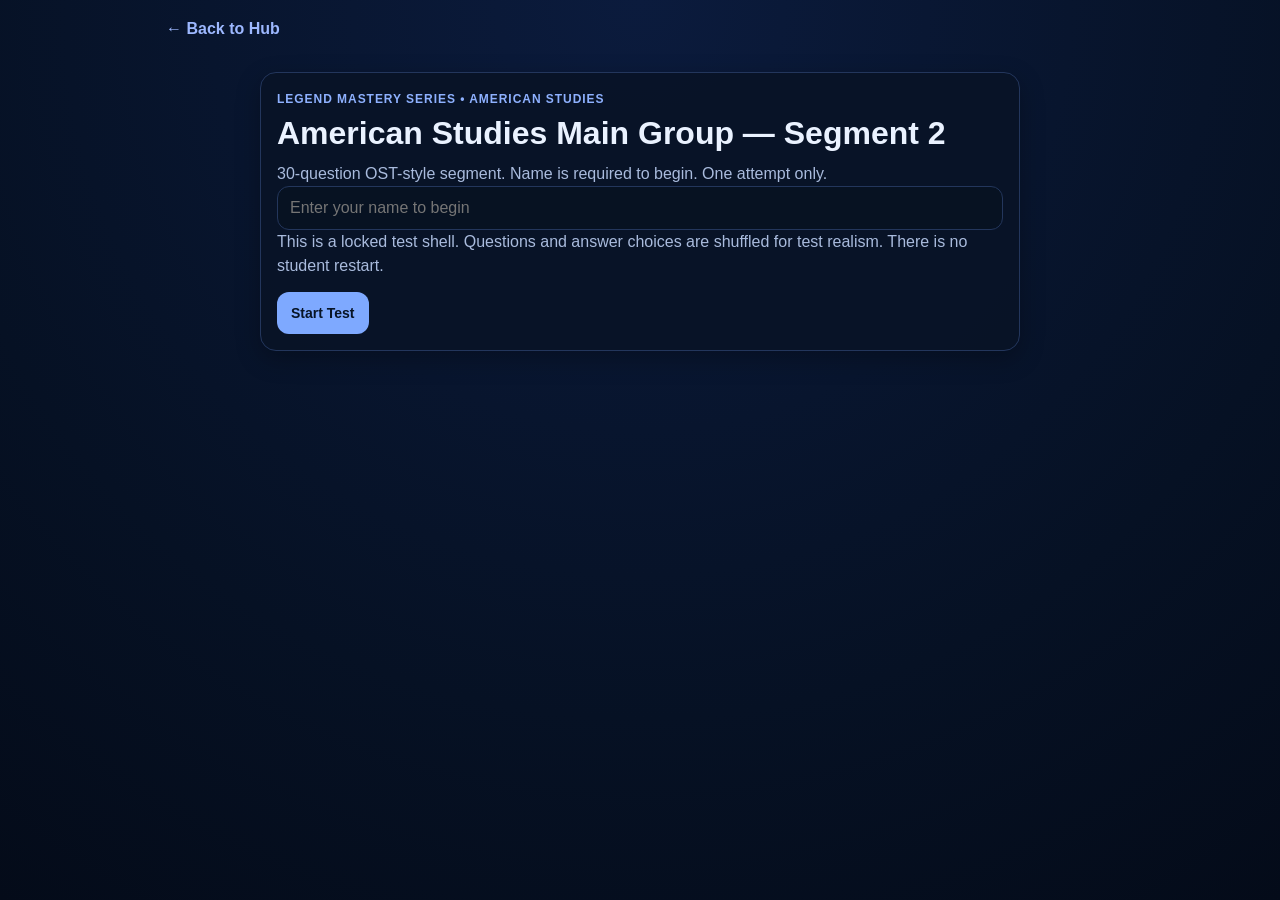
<file: games/amstud-main-group-segment2.html>
<!doctype html>
<html lang="en">
<head>
  <meta charset="utf-8" />
  <meta name="viewport" content="width=device-width,initial-scale=1" />
  <title>American Studies Main Group — Segment 2</title>
  <link rel="stylesheet" href="../styles.css" />
  <style>
    :root{
      --bg:#071226;
      --panel:#0b1730;
      --line:#23365c;
      --text:#eaf2ff;
      --muted:#a9bbdd;
      --warn:#f4b740;
      --good:#4fd18b;
    }
    *{box-sizing:border-box}
    html,body{
      margin:0;
      padding:0;
      background:radial-gradient(circle at top,#0b1b3d 0%,#061124 65%,#040b19 100%);
      color:var(--text);
      font-family:Arial, Helvetica, sans-serif;
    }
    body{min-height:100vh}
    .wrap{max-width:980px;margin:0 auto;padding:20px 16px 40px}
    .back-link{display:inline-block;color:#9db8ff;text-decoration:none;font-weight:700;margin-bottom:10px}
    .topbar{display:flex;justify-content:space-between;align-items:flex-start;gap:12px;flex-wrap:wrap;margin-bottom:12px}
    .topbar-left,.topbar-right{display:flex;gap:8px;flex-wrap:wrap;align-items:center}
    .pill,.tag{
      border:1px solid var(--line);background:#081326;color:var(--text);
      border-radius:999px;padding:6px 10px;font-size:13px;font-weight:700;
    }
    .panel{
      background:rgba(8,19,38,.92);border:1px solid var(--line);border-radius:16px;
      padding:16px;margin-bottom:14px;box-shadow:0 8px 24px rgba(0,0,0,.28);
    }
    .name-card{max-width:760px;margin:24px auto 0}
    .kicker{
      color:#8eb1ff;font-size:12px;font-weight:800;text-transform:uppercase;
      letter-spacing:.08em;margin-bottom:8px;
    }
    h1,h2{margin:0 0 10px;line-height:1.2}
    .sub,.help,.muted{color:var(--muted);line-height:1.5}
    .input{
      width:100%;min-height:44px;border-radius:12px;border:1px solid var(--line);
      background:#071222;color:var(--text);padding:10px 12px;font-size:16px;
    }
    .stats{display:grid;grid-template-columns:repeat(4,minmax(0,1fr));gap:10px}
    .stat{background:#081326;border:1px solid var(--line);border-radius:12px;padding:12px}
    .stat-label{color:var(--muted);font-size:12px;font-weight:800;text-transform:uppercase;margin-bottom:6px}
    .stat-value{font-size:18px;font-weight:800;color:var(--text)}
    .progress-wrap{
      margin-top:12px;width:100%;height:12px;border-radius:999px;overflow:hidden;
      background:#071222;border:1px solid var(--line);
    }
    .progress-bar{height:100%;background:linear-gradient(90deg,#6ea2ff,#9bc2ff)}
    .question-card{margin-top:4px}
    .q-type{color:#9db8ff;font-size:13px;font-weight:800;margin-bottom:10px}
    .q-stem{font-size:22px;line-height:1.35;font-weight:800;margin-bottom:16px}
    .prompt-box,.passage{
      background:#081326;border:1px solid var(--line);border-radius:12px;
      padding:12px;margin-bottom:14px;line-height:1.6;
    }
    .choices{display:grid;gap:10px}
    .choice{
      width:100%;text-align:left;border:1px solid var(--line);background:#071222;color:var(--text);
      border-radius:12px;padding:12px 14px;min-height:50px;font-size:16px;font-weight:700;cursor:pointer;
    }
    .choice:hover{border-color:#5f8fff}
    .choice.selected{background:#11254b;border-color:#79a9ff}
    .choice-letter{display:inline-block;min-width:28px;color:#aecdff}
    .footer-actions{display:flex;gap:10px;flex-wrap:wrap;align-items:center;margin-top:14px}
    button{
      min-height:42px;border:none;border-radius:12px;padding:10px 14px;font-size:14px;font-weight:800;
      cursor:pointer;background:#7ea9ff;color:#071426;
    }
    button.secondary{background:#1a2d52;color:var(--text);border:1px solid var(--line)}
    button.warn{background:#f4b740;color:#2a1b00}
    button:disabled{opacity:.45;cursor:not-allowed}
    .review-box{display:grid;gap:12px;margin-top:12px}
    .review-item{border:1px solid var(--line);border-radius:12px;padding:12px;background:#081326}
    .review-top{display:flex;justify-content:space-between;gap:10px;align-items:center;margin-bottom:8px}
    .sep{border:none;border-top:1px solid var(--line);margin:16px 0}
    .result-ready{color:var(--good)}
    .result-review{color:var(--warn)}
    .submit-status{margin-top:10px;color:var(--muted);font-weight:700}
    .submit-status.error{color:#ff9b9b}
    .submit-status.good{color:var(--good)}
    @media (max-width:760px){
      .stats{grid-template-columns:repeat(2,minmax(0,1fr))}
      .q-stem{font-size:18px}
    }
  </style>
</head>
<body>
  <div class="wrap" id="app"></div>

<script>
const SCRIPT_URL = "https://script.google.com/macros/s/AKfycbxs-3yj0_p8rPFP3H3a3E8vv6YXBH6U3ssNs_Wv5JM_Zm_8XwmBwrtaDNpBUfyjKmauOg/exec";

const TEST_META = {
  "subject": "American Studies",
  "week": "Small-Group Targeted Build",
  "day": "Main Group",
  "segment": "Segment 2",
  "title": "American Studies Main Group — Segment 2",
  "focus": "Application / Analysis"
};

const ATTEMPT_KEY = "AMSTUD_MAIN_S2_ATTEMPT_LOCK";
const STORAGE_KEY = "LEGEND_AMSTUD_MAIN_S2_STATE_V1";
const TEACHER_SECRET = "legend";
const TEACHER_OVERRIDE = new URLSearchParams(location.search).get("unlock") === TEACHER_SECRET;

const QUESTION_BANK = [
  {
    "id": "MGS2-Q01",
    "type": "partab",
    "cs": "CS 13",
    "efl": "Explain the causes and consequences of American imperialism.",
    "contentElaboration": "Spanish-American War and expansion",
    "passage": "Newspapers sensationalized events in Cuba, public anger rose after the USS Maine exploded, and pressure grew for intervention against Spain.",
    "partA": {
      "stem": "Part A: Which war is best described?",
      "choices": [
        "Spanish-American War",
        "World War I",
        "Mexican-American War",
        "Korean War"
      ],
      "answer": [
        0
      ]
    },
    "partB": {
      "stem": "Part B: What was one consequence of that war?",
      "choices": [
        "The United States gained overseas influence and territories",
        "The United States adopted permanent isolation from foreign affairs",
        "Congress abolished the navy",
        "All U.S. trade with Latin America ended"
      ],
      "answer": [
        0
      ]
    },
    "explain": "The Spanish-American War accelerated U.S. overseas expansion."
  },
  {
    "id": "MGS2-Q02",
    "type": "passage-mcq",
    "cs": "CS 13",
    "efl": "Explain the causes and consequences of American imperialism.",
    "contentElaboration": "territorial consequences",
    "passage": "Following victory in war, the United States controlled Puerto Rico and had increased influence in the Caribbean and Pacific.",
    "stem": "Which event most directly produced this result?",
    "choices": [
      "Spanish-American War",
      "Civil War",
      "Mexican-American War",
      "War of 1812"
    ],
    "answer": [
      0
    ],
    "explain": "The Spanish-American War greatly expanded U.S. overseas influence."
  },
  {
    "id": "MGS2-Q03",
    "type": "passage-mcq",
    "cs": "CS 14",
    "efl": "Explain the causes of American imperialism.",
    "contentElaboration": "markets and naval strategy",
    "passage": "A senator argues that a modern nation needs overseas markets, coaling stations, and a strong navy to protect trade and project power.",
    "stem": "Which motive for imperialism is most clearly shown?",
    "choices": [
      "economic and strategic expansion",
      "withdrawal from world affairs",
      "ending industrial growth",
      "reducing naval power"
    ],
    "answer": [
      0
    ],
    "explain": "The passage links imperialism to markets and military strategy."
  },
  {
    "id": "MGS2-Q04",
    "type": "partab",
    "cs": "CS 14",
    "efl": "Explain the causes of American imperialism.",
    "contentElaboration": "economic and strategic motives",
    "passage": "Business leaders call for overseas customers while naval strategists demand more coaling stations and protected sea lanes.",
    "partA": {
      "stem": "Part A: Which two motives are reflected most clearly?",
      "choices": [
        "economic opportunity and military strategy",
        "temperance and prohibition repeal",
        "agrarian self-sufficiency and isolation",
        "settlement of western territories only"
      ],
      "answer": [
        0
      ]
    },
    "partB": {
      "stem": "Part B: What broader policy did those motives support?",
      "choices": [
        "imperial expansion",
        "neutrality in Europe",
        "the New Deal",
        "civil rights reform"
      ],
      "answer": [
        0
      ]
    },
    "explain": "Economic and strategic motives both supported imperial expansion."
  },
  {
    "id": "MGS2-Q05",
    "type": "partab",
    "cs": "CS 15",
    "efl": "Explain how World War I affected the United States and the world.",
    "contentElaboration": "mobilization and debate",
    "passage": "The federal government coordinated railroads, encouraged bond purchases, and directed industrial production while Americans later debated the peace settlement.",
    "partA": {
      "stem": "Part A: Which effect of World War I is best shown?",
      "choices": [
        "expanded federal mobilization",
        "complete end of federal economic activity",
        "abolition of public messaging",
        "permanent U.S. membership in the League of Nations"
      ],
      "answer": [
        0
      ]
    },
    "partB": {
      "stem": "Part B: Which postwar question did many Americans debate?",
      "choices": [
        "whether the United States should join the League of Nations",
        "whether slavery should expand westward",
        "whether the colonies should ratify the Constitution",
        "whether the Northwest Territory should become a state"
      ],
      "answer": [
        0
      ]
    },
    "explain": "WWI expanded federal mobilization and sparked a debate over international involvement."
  },
  {
    "id": "MGS2-Q06",
    "type": "partab",
    "cs": "CS 15",
    "efl": "Explain how World War I affected the United States and the world.",
    "contentElaboration": "wartime messaging and limits",
    "passage": "The government promoted wartime unity, encouraged bond purchases, and punished some forms of antiwar speech during World War I.",
    "partA": {
      "stem": "Part A: Which method did the government use to build support for the war?",
      "choices": [
        "propaganda campaigns",
        "civil service reform",
        "interstate highway construction",
        "desegregation rulings"
      ],
      "answer": [
        0
      ]
    },
    "partB": {
      "stem": "Part B: What broader point does the passage illustrate?",
      "choices": [
        "War can expand federal influence over society and speech",
        "Wars always reduce government power",
        "Foreign conflict never affects domestic life",
        "The Bill of Rights ends during wartime"
      ],
      "answer": [
        0
      ]
    },
    "explain": "World War I increased federal influence over mobilization and public messaging."
  },
  {
    "id": "MGS2-Q07",
    "type": "passage-mcq",
    "cs": "CS 15",
    "efl": "Explain how World War I affected the United States and the world.",
    "contentElaboration": "draft and mobilization",
    "passage": "Millions of men registered for military service while factories adjusted production to meet wartime needs.",
    "stem": "Which conclusion is best supported?",
    "choices": [
      "World War I required large-scale national mobilization",
      "The war had little effect on the home front",
      "The draft ended before the United States entered the war",
      "Industry played no role in the conflict"
    ],
    "answer": [
      0
    ],
    "explain": "The passage shows both military and industrial mobilization."
  },
  {
    "id": "MGS2-Q08",
    "type": "partab",
    "cs": "CS 16",
    "efl": "Explain how postwar prosperity and technology changed American life.",
    "contentElaboration": "consumerism and media",
    "passage": "A family buys a car, listens to radio programs, watches movies, and purchases appliances that factories produce in large numbers.",
    "partA": {
      "stem": "Part A: Which broader trend is best illustrated?",
      "choices": [
        "growth of mass consumer culture",
        "return to subsistence farming",
        "collapse of entertainment industries",
        "end of technological innovation"
      ],
      "answer": [
        0
      ]
    },
    "partB": {
      "stem": "Part B: What helped produce that trend?",
      "choices": [
        "mass production and new communication technology",
        "decline of transportation networks",
        "elimination of advertising",
        "rejection of industrial goods"
      ],
      "answer": [
        0
      ]
    },
    "explain": "Mass production and new media helped reshape American life in the 1920s."
  },
  {
    "id": "MGS2-Q09",
    "type": "passage-mcq",
    "cs": "CS 16",
    "efl": "Explain how postwar prosperity and technology changed American life.",
    "contentElaboration": "suburbanization and mobility",
    "passage": "After World War II, families moved into suburbs, commuted on highways, and relied on automobiles for work and daily life.",
    "stem": "Which conclusion is best supported by the passage?",
    "choices": [
      "Transportation and prosperity reshaped settlement patterns",
      "Most Americans abandoned automobiles after the war",
      "Suburban life reduced mobility",
      "Postwar life returned to preindustrial patterns"
    ],
    "answer": [
      0
    ],
    "explain": "Highways, cars, and prosperity helped drive suburban growth."
  },
  {
    "id": "MGS2-Q10",
    "type": "partab",
    "cs": "CS 16",
    "efl": "Explain how postwar prosperity and technology changed American life.",
    "contentElaboration": "technology and leisure",
    "passage": "Millions of Americans listened to the same songs, news, and sports events at home through a new entertainment technology.",
    "partA": {
      "stem": "Part A: Which technology is best described?",
      "choices": [
        "radio",
        "telegraph",
        "steel plow",
        "cotton gin"
      ],
      "answer": [
        0
      ]
    },
    "partB": {
      "stem": "Part B: What was one important effect?",
      "choices": [
        "creation of a shared national culture",
        "end of all local communities",
        "collapse of consumer advertising",
        "reduction of mass entertainment"
      ],
      "answer": [
        0
      ]
    },
    "explain": "Radio helped create shared experiences across the country."
  },
  {
    "id": "MGS2-Q11",
    "type": "passage-mcq",
    "cs": "CS 17",
    "efl": "Explain how social and cultural tensions developed in the 1920s.",
    "contentElaboration": "modern vs traditional values",
    "passage": "One group celebrates jazz, films, and changing gender norms, while another condemns those trends and calls for stricter moral standards and older values.",
    "stem": "Which broader theme is best illustrated?",
    "choices": [
      "conflict between modern and traditional values",
      "universal agreement on social change",
      "the end of nativism",
      "disappearance of rural-urban differences"
    ],
    "answer": [
      0
    ],
    "explain": "The passage highlights the clash between modernism and traditionalism."
  },
  {
    "id": "MGS2-Q12",
    "type": "partab",
    "cs": "CS 17",
    "efl": "Explain how social and cultural tensions developed in the 1920s.",
    "contentElaboration": "nativism and restriction",
    "passage": "Lawmakers warn that newcomers are changing American culture and push for limits on immigration from certain parts of the world.",
    "partA": {
      "stem": "Part A: Which attitude is most clearly shown?",
      "choices": [
        "nativism",
        "containment",
        "laissez-faire",
        "abolitionism"
      ],
      "answer": [
        0
      ]
    },
    "partB": {
      "stem": "Part B: Which policy best fits that attitude?",
      "choices": [
        "immigration restriction",
        "creation of Social Security",
        "Lend-Lease aid",
        "desegregation orders"
      ],
      "answer": [
        0
      ]
    },
    "explain": "Nativism in the 1920s often led to restrictive immigration policies."
  },
  {
    "id": "MGS2-Q13",
    "type": "passage-mcq",
    "cs": "CS 17",
    "efl": "Explain how social and cultural tensions developed in the 1920s.",
    "contentElaboration": "religion and science",
    "passage": "A teacher is attacked for presenting modern scientific ideas that some community members believe contradict traditional religious teaching.",
    "stem": "Which broader 1920s conflict does the passage best reflect?",
    "choices": [
      "tension between modern ideas and traditional beliefs",
      "debate over the New Deal",
      "argument over imperialism",
      "conflict about Reconstruction policy"
    ],
    "answer": [
      0
    ],
    "explain": "The passage reflects the clash between modern thought and traditional religious belief."
  },
  {
    "id": "MGS2-Q14",
    "type": "partab",
    "cs": "CS 18",
    "efl": "Explain the causes of the Great Depression.",
    "contentElaboration": "speculation and debt",
    "passage": "In the late 1920s, many investors bought stocks on margin, banks made risky loans, and consumers purchased goods using increasing amounts of credit.",
    "partA": {
      "stem": "Part A: Which crisis followed these conditions?",
      "choices": [
        "Great Depression",
        "Era of Good Feelings",
        "Progressive Era",
        "Reconstruction"
      ],
      "answer": [
        0
      ]
    },
    "partB": {
      "stem": "Part B: Which explanation is best supported?",
      "choices": [
        "Underlying weaknesses made economic collapse more likely",
        "Debt and speculation made the economy permanently stable",
        "Banks were insulated from all risk",
        "Consumers avoided financial danger"
      ],
      "answer": [
        0
      ]
    },
    "explain": "Speculation, risky lending, and heavy debt made the economy vulnerable."
  },
  {
    "id": "MGS2-Q15",
    "type": "passage-mcq",
    "cs": "CS 18",
    "efl": "Explain the causes of the Great Depression.",
    "contentElaboration": "banking weakness",
    "passage": "As banks failed, people lost savings and many businesses and families could no longer borrow money to keep operating.",
    "stem": "Which conclusion is best supported?",
    "choices": [
      "Bank failures deepened the Depression by reducing savings and credit",
      "Bank failures immediately solved the crisis",
      "Credit became easier to obtain during the Depression",
      "Consumers gained more financial confidence"
    ],
    "answer": [
      0
    ],
    "explain": "Bank failures wiped out savings and restricted credit."
  },
  {
    "id": "MGS2-Q16",
    "type": "passage-mcq",
    "cs": "CS 18",
    "efl": "Explain the causes of the Great Depression.",
    "contentElaboration": "interconnected causes",
    "passage": "Farm prices were weak, consumers carried debt, investors speculated, and banks made risky loans during the late 1920s.",
    "stem": "Which statement best explains the passage?",
    "choices": [
      "The Great Depression had multiple interconnected causes",
      "The Depression resulted from only one isolated event",
      "The economy was secure because agriculture was strong",
      "Speculation had no impact on economic stability"
    ],
    "answer": [
      0
    ],
    "explain": "The passage shows several overlapping weaknesses that contributed to collapse."
  },
  {
    "id": "MGS2-Q17",
    "type": "partab",
    "cs": "CS 19",
    "efl": "Explain federal responses to the Great Depression.",
    "contentElaboration": "New Deal and relief",
    "passage": "The federal government funded work projects, insured bank deposits, and created old-age pensions while expanding economic regulation.",
    "partA": {
      "stem": "Part A: Which broader response is described?",
      "choices": [
        "New Deal programs",
        "Imperialist expansion",
        "strict laissez-faire withdrawal",
        "postwar suburbanization"
      ],
      "answer": [
        0
      ]
    },
    "partB": {
      "stem": "Part B: What major effect did this response have?",
      "choices": [
        "The federal government's role expanded",
        "The federal government ended all relief efforts",
        "States gained complete control over national banking",
        "Public works were abolished"
      ],
      "answer": [
        0
      ]
    },
    "explain": "New Deal programs significantly expanded the federal role in economic life."
  },
  {
    "id": "MGS2-Q18",
    "type": "partab",
    "cs": "CS 19",
    "efl": "Explain federal responses to the Great Depression.",
    "contentElaboration": "program purpose",
    "passage": "A worker receives a temporary job building roads and bridges through a federally funded project during the 1930s.",
    "partA": {
      "stem": "Part A: Which New Deal goal is most clearly shown?",
      "choices": [
        "relief and recovery through public works",
        "ending all federal spending",
        "returning to mercantilism",
        "promoting imperialism"
      ],
      "answer": [
        0
      ]
    },
    "partB": {
      "stem": "Part B: Why did programs like this matter?",
      "choices": [
        "They provided employment while improving infrastructure",
        "They eliminated all economic hardship immediately",
        "They removed the federal government from the economy",
        "They replaced private property with state ownership"
      ],
      "answer": [
        0
      ]
    },
    "explain": "Public works programs aimed to provide jobs and stimulate recovery."
  },
  {
    "id": "MGS2-Q19",
    "type": "passage-mcq",
    "cs": "CS 19",
    "efl": "Explain federal responses to the Great Depression.",
    "contentElaboration": "changing government role",
    "passage": "Citizens begin to expect the federal government to act when banks fail, unemployment rises, or the economy collapses.",
    "stem": "Why is this historically significant?",
    "choices": [
      "It reflects a long-term shift in expectations about federal responsibility",
      "It proves the government stopped responding to crises",
      "It shows Americans rejected all public programs",
      "It means economic problems disappeared after the 1930s"
    ],
    "answer": [
      0
    ],
    "explain": "The New Deal era changed expectations about the federal government's role in crisis."
  },
  {
    "id": "MGS2-Q20",
    "type": "partab",
    "cs": "CS 20",
    "efl": "Explain the causes and consequences of World War II.",
    "contentElaboration": "appeasement and aggression",
    "passage": "Germany violated treaty limits, remilitarized, absorbed nearby territory, and faced weak responses from other powers in the 1930s.",
    "partA": {
      "stem": "Part A: What was one result of weak responses to aggression?",
      "choices": [
        "Axis leaders became more aggressive",
        "World peace became secure",
        "Military buildups ended",
        "The League of Nations gained strong enforcement power"
      ],
      "answer": [
        0
      ]
    },
    "partB": {
      "stem": "Part B: Which global conflict followed?",
      "choices": [
        "World War II",
        "War of 1812",
        "Spanish-American War",
        "Cold War only"
      ],
      "answer": [
        0
      ]
    },
    "explain": "Unchecked aggression in the 1930s helped lead directly to World War II."
  },
  {
    "id": "MGS2-Q21",
    "type": "passage-mcq",
    "cs": "CS 20",
    "efl": "Explain the causes and consequences of World War II.",
    "contentElaboration": "Versailles and instability",
    "passage": "After World War I, many Germans faced economic hardship and resentment tied to the Treaty of Versailles, while extremist movements gained support.",
    "stem": "Which conclusion is best supported?",
    "choices": [
      "Postwar conditions helped create instability that later fueled World War II",
      "The Treaty of Versailles created lasting political harmony",
      "Economic prosperity prevented extremism",
      "European nationalism disappeared after the war"
    ],
    "answer": [
      0
    ],
    "explain": "Economic hardship and resentment contributed to later instability and extremism."
  },
  {
    "id": "MGS2-Q22",
    "type": "partab",
    "cs": "CS 20",
    "efl": "Explain the causes and consequences of World War II.",
    "contentElaboration": "war origins",
    "passage": "Leaders hoped concessions would preserve peace, but dictators interpreted those concessions as weakness and continued expanding.",
    "partA": {
      "stem": "Part A: Which policy is best described?",
      "choices": [
        "appeasement",
        "containment",
        "isolationism",
        "detente"
      ],
      "answer": [
        0
      ]
    },
    "partB": {
      "stem": "Part B: What was a major consequence of that policy?",
      "choices": [
        "Aggression continued and war became more likely",
        "The Axis powers immediately stopped expanding",
        "All international tensions disappeared",
        "The League of Nations gained complete authority"
      ],
      "answer": [
        0
      ]
    },
    "explain": "Appeasement failed to stop aggression and made a larger war more likely."
  },
  {
    "id": "MGS2-Q23",
    "type": "partab",
    "cs": "CS 21",
    "efl": "Explain the U.S. transition from isolationism to involvement in World War II.",
    "contentElaboration": "policy sequence",
    "passage": "The United States first passed Neutrality Acts, then used cash-and-carry, later approved Lend-Lease, and finally entered the war after Pearl Harbor.",
    "partA": {
      "stem": "Part A: Which statement best summarizes this sequence?",
      "choices": [
        "The nation moved gradually from isolation toward intervention",
        "The nation remained completely neutral throughout the war",
        "The United States entered the war before aiding other nations",
        "Policy returned to strict isolation after Pearl Harbor"
      ],
      "answer": [
        0
      ]
    },
    "partB": {
      "stem": "Part B: Which event triggered direct U.S. entry into the war?",
      "choices": [
        "attack on Pearl Harbor",
        "passage of the Dawes Act",
        "sinking of the Titanic",
        "formation of NATO"
      ],
      "answer": [
        0
      ]
    },
    "explain": "The sequence shows a gradual shift away from isolation, with Pearl Harbor prompting direct entry."
  },
  {
    "id": "MGS2-Q24",
    "type": "passage-mcq",
    "cs": "CS 21",
    "efl": "Explain the U.S. transition from isolationism to involvement in World War II.",
    "contentElaboration": "aid before entry",
    "passage": "Before entering the war directly, the United States provided weapons and supplies to Allied nations fighting Axis powers.",
    "stem": "Which policy best matches the passage?",
    "choices": [
      "Lend-Lease",
      "Dawes Act",
      "Pure Food and Drug Act",
      "Pendleton Act"
    ],
    "answer": [
      0
    ],
    "explain": "Lend-Lease allowed the United States to aid Allied nations before direct entry."
  },
  {
    "id": "MGS2-Q25",
    "type": "passage-mcq",
    "cs": "CS 21",
    "efl": "Explain the U.S. transition from isolationism to involvement in World War II.",
    "contentElaboration": "causation and sequence",
    "passage": "Neutrality laws came first, then limited aid, then larger-scale support for the Allies, and finally direct military entry after an attack.",
    "stem": "Which historical skill is most useful for analyzing the passage?",
    "choices": [
      "understanding sequence and cause-effect",
      "memorizing unrelated dates",
      "studying only geography",
      "focusing only on individual biographies"
    ],
    "answer": [
      0
    ],
    "explain": "The passage is best understood by tracing the sequence and causation of policy change."
  }
];

function hash32(str){
  let h = 2166136261 >>> 0;
  for(let i=0;i<str.length;i++){ h ^= str.charCodeAt(i); h = Math.imul(h, 16777619); }
  return h >>> 0;
}
function mulberry32(a){
  return function(){
    let t = a += 0x6D2B79F5;
    t = Math.imul(t ^ (t >>> 15), t | 1);
    t ^= t + Math.imul(t ^ (t >>> 7), t | 61);
    return ((t ^ (t >>> 14)) >>> 0) / 4294967296;
  };
}
function shuffleArray(arr, seedStr){
  const a = arr.slice(), rand = mulberry32(hash32(seedStr));
  for(let i=a.length-1;i>0;i--){ const j = Math.floor(rand() * (i + 1)); [a[i], a[j]] = [a[j], a[i]]; }
  return a;
}
function shuffleIndices(length, seedStr){
  const arr = Array.from({length}, (_, i) => i), rand = mulberry32(hash32(seedStr));
  for(let i=arr.length-1;i>0;i--){ const j = Math.floor(rand() * (i + 1)); [arr[i], arr[j]] = [arr[j], arr[i]]; }
  return arr;
}
function cloneQuestion(q){ return JSON.parse(JSON.stringify(q)); }
function remapQuestion(q, seedStr){
  const question = cloneQuestion(q);
  if(question.type === "mc" || question.type === "multiselect" || question.type === "dropdown" || question.type === "passage-mcq"){
    if(Array.isArray(question.choices) && question.choices.length > 1){
      const order = shuffleIndices(question.choices.length, seedStr), inverseMap = {};
      order.forEach((oldIdx, newIdx) => inverseMap[oldIdx] = newIdx);
      question.choices = order.map(i => question.choices[i]);
      question.answer = question.answer.map(oldIdx => inverseMap[oldIdx]).sort((a,b)=>a-b);
    }
  }
  if(question.type === "partab"){
    if(Array.isArray(question.partA?.choices) && question.partA.choices.length > 1){
      const orderA = shuffleIndices(question.partA.choices.length, `${seedStr}|partA`), inverseA = {};
      orderA.forEach((oldIdx, newIdx) => inverseA[oldIdx] = newIdx);
      question.partA.choices = orderA.map(i => question.partA.choices[i]);
      question.partA.answer = question.partA.answer.map(oldIdx => inverseA[oldIdx]).sort((a,b)=>a-b);
    }
    if(Array.isArray(question.partB?.choices) && question.partB.choices.length > 1){
      const orderB = shuffleIndices(question.partB.choices.length, `${seedStr}|partB`), inverseB = {};
      orderB.forEach((oldIdx, newIdx) => inverseB[oldIdx] = newIdx);
      question.partB.choices = orderB.map(i => question.partB.choices[i]);
      question.partB.answer = question.partB.answer.map(oldIdx => inverseB[oldIdx]).sort((a,b)=>a-b);
    }
  }
  return question;
}
function escapeHtml(str){
  return String(str ?? "").replace(/[&<>"']/g, s => ({ "&":"&amp;","<":"&lt;",">":"&gt;",'"':"&quot;","'":"&#39;" })[s]);
}
function nowLocalString(d){ return new Date(d).toLocaleString(); }
function formatRuntime(seconds){
  const total = Math.max(0, Math.floor(seconds));
  const h = Math.floor(total / 3600).toString().padStart(2,"0");
  const m = Math.floor((total % 3600) / 60).toString().padStart(2,"0");
  const s = Math.floor(total % 60).toString().padStart(2,"0");
  return `${h}:${m}:${s}`;
}
function letter(i){ return ["A","B","C","D","E","F"][i] || ""; }
function normalizeArray(arr){ return Array.isArray(arr) ? [...arr].sort((a,b)=>a-b) : []; }
function sameArray(a,b){
  const aa = normalizeArray(a), bb = normalizeArray(b);
  return aa.length === bb.length && aa.every((v,i)=>v===bb[i]);
}

let QUESTIONS = [];
let state = { studentName:"", startedAt:null, current:0, answers:[], submitted:false, score:null, attemptNumber:1, questionOrderSeed:null };
let submitInFlight = false;

function save(){ localStorage.setItem(STORAGE_KEY, JSON.stringify(state)); }
function load(){
  try{
    const raw = localStorage.getItem(STORAGE_KEY);
    if(raw){
      const parsed = JSON.parse(raw);
      if(parsed && !parsed.submitted) state = parsed;
    }
  }catch(err){}
}
function isLocked(){ return TEACHER_OVERRIDE ? false : localStorage.getItem(ATTEMPT_KEY) === "USED"; }
function teacherBadge(){ return TEACHER_OVERRIDE ? `<span class="pill">Teacher Override Active</span>` : ``; }
function teacherUnlockNow(){ localStorage.removeItem(ATTEMPT_KEY); localStorage.removeItem(STORAGE_KEY); location.reload(); }
function countAnswered(){ return state.answers.filter(a => a !== null).length; }
function buildQuestions(){
  const seed = state.questionOrderSeed || "default-seed";
  QUESTIONS = QUESTION_BANK.map((q, idx) => remapQuestion(q, `${seed}|${q.id || idx}|choices`));
  QUESTIONS = shuffleArray(QUESTIONS, `${seed}|question-order`);
  if(!Array.isArray(state.answers) || state.answers.length !== QUESTIONS.length){
    state.answers = Array(QUESTIONS.length).fill(null);
  }
}
function isCorrect(q, answer){
  if(q.type === "mc" || q.type === "multiselect" || q.type === "dropdown" || q.type === "passage-mcq") return sameArray(answer, q.answer);
  if(q.type === "matching") return sameArray(answer, q.answer);
  if(q.type === "partab"){
    if(!answer || !Array.isArray(answer.partA) || !Array.isArray(answer.partB)) return false;
    return sameArray(answer.partA, q.partA.answer) && sameArray(answer.partB, q.partB.answer);
  }
  return false;
}
function currentAnswerLabel(q, ans){
  if(ans === null) return "No answer";
  if(q.type === "mc" || q.type === "multiselect" || q.type === "dropdown" || q.type === "passage-mcq") return ans.map(i => letter(i)).join(", ");
  if(q.type === "matching") return "Answered";
  if(q.type === "partab"){
    const a = (ans.partA || []).map(i => letter(i)).join(", ");
    const b = (ans.partB || []).map(i => letter(i)).join(", ");
    return `Part A: ${a || "-"} | Part B: ${b || "-"}`;
  }
  return "Answered";
}
function buildLockedScreen(){
  document.getElementById("app").innerHTML = `
    <a class="back-link" href="../index.html">← Back to Hub</a>
    <div class="panel">
      <div class="kicker">Attempt Locked</div>
      <h1>${TEST_META.title}</h1>
      <p class="sub">This segment has already been completed on this device/browser.</p>
      <div class="footer-actions">
        ${TEACHER_OVERRIDE ? `<button class="warn" onclick="teacherUnlockNow()">Teacher Unlock This Browser</button>` : ``}
        <button onclick="location.href='../index.html'">Back to Hub</button>
      </div>
    </div>`;
}
function buildIntro(){
  document.getElementById("app").innerHTML = `
    <a class="back-link" href="../index.html">← Back to Hub</a>
    <div class="panel name-card">
      <div class="kicker">Legend Mastery Series • American Studies</div>
      <h1>${TEST_META.title}</h1>
      <p class="sub">30-question OST-style segment. Name is required to begin. One attempt only.</p>
      <input id="nameInput" class="input" type="text" maxlength="60" placeholder="Enter your name to begin" />
      <div class="help">This is a locked test shell. Questions and answer choices are shuffled for test realism. There is no student restart.</div>
      <div class="footer-actions">
        ${TEACHER_OVERRIDE ? `<span class="tag">Teacher Override Active</span>` : ``}
        <button id="startBtn">Start Test</button>
      </div>
    </div>`;
  document.getElementById("startBtn").onclick = () => {
    const name = document.getElementById("nameInput").value.trim();
    if(!name){ alert("Enter your name to begin."); return; }
    state.studentName = name;
    state.startedAt = new Date().toISOString();
    state.attemptNumber = 1;
    state.questionOrderSeed = `${state.studentName}|${state.startedAt}|${TEST_META.title}`;
    buildQuestions(); save(); renderTest();
  };
}
function confirmReviewOpen(){ if(confirm("Open the review screen? From there, students can inspect answers and submit the segment.")) reviewScreen(); }
function buildTopbar(){
  const started = new Date(state.startedAt);
  const runtime = formatRuntime((Date.now() - started.getTime()) / 1000);
  const answered = countAnswered();
  const progressPct = Math.round((answered / QUESTIONS.length) * 100);
  return `
    <a class="back-link" href="../index.html">← Back to Hub</a>
    <div class="topbar">
      <div class="topbar-left">${TEACHER_OVERRIDE ? `<button class="warn" onclick="teacherUnlockNow()">Teacher Unlock</button>` : ``}</div>
      <div class="topbar-right">
        <button class="secondary" onclick="confirmReviewOpen()">Open Review Screen</button>
        ${teacherBadge()}
        <span class="pill">Name: ${escapeHtml(state.studentName)}</span>
        <span class="pill">Attempt: ${state.attemptNumber}</span>
        <span class="pill">Started: ${escapeHtml(nowLocalString(started))}</span>
        <span class="pill">Runtime: <span id="runtimeDisplay">${runtime}</span></span>
      </div>
    </div>
    <div class="panel">
      <div class="stats">
        <div class="stat"><div class="stat-label">Test</div><div class="stat-value">${TEST_META.day} ${TEST_META.segment}</div></div>
        <div class="stat"><div class="stat-label">Focus</div><div class="stat-value">${TEST_META.focus}</div></div>
        <div class="stat"><div class="stat-label">Progress</div><div class="stat-value">${answered} / ${QUESTIONS.length}</div></div>
        <div class="stat"><div class="stat-label">Completion</div><div class="stat-value">${progressPct}%</div></div>
      </div>
      <div class="progress-wrap"><div class="progress-bar" style="width:${progressPct}%"></div></div>
    </div>`;
}
function renderQuestion(){
  const q = QUESTIONS[state.current], currentAnswer = state.answers[state.current];
  document.getElementById("app").innerHTML = buildTopbar() + `
    <div class="panel question-card">
      <div class="q-type">Question ${state.current + 1} of ${QUESTIONS.length} • ${escapeHtml(q.type.toUpperCase())} • ${escapeHtml(q.cs)}</div>
      ${q.passage ? `<div class="passage">${escapeHtml(q.passage)}</div>` : ``}
      ${q.prompt ? `<div class="prompt-box">${escapeHtml(q.prompt)}</div>` : ``}
      <div class="q-stem">${escapeHtml(q.stem)}</div>
      ${renderInputForQuestion(q, currentAnswer)}
      <div class="footer-actions">
        <button class="secondary" ${state.current === 0 ? "disabled" : ""} onclick="prevQuestion()">Previous</button>
        <button class="secondary" onclick="skipQuestion()">Skip</button>
      </div>
    </div>`;
}
function renderInputForQuestion(q, currentAnswer){
  if(q.type === "mc" || q.type === "passage-mcq" || q.type === "dropdown"){
    return `<div class="choices">${q.choices.map((choice, i) => `
      <button class="choice ${currentAnswer !== null && currentAnswer[0] === i ? "selected" : ""}" onclick="selectChoice([${i}])">
        <span class="choice-letter">${letter(i)}.</span> ${escapeHtml(choice)}
      </button>`).join("")}</div>`;
  }
  if(q.type === "multiselect"){
    const selected = Array.isArray(currentAnswer) ? currentAnswer : [];
    return `<div class="choices">${q.choices.map((choice, i) => `
      <button class="choice ${selected.includes(i) ? "selected" : ""}" onclick="toggleMulti(${i})">
        <span class="choice-letter">${letter(i)}.</span> ${escapeHtml(choice)}
      </button>`).join("")}</div>
      <div class="footer-actions"><button onclick="submitMulti()">Submit Answer</button></div>`;
  }
  if(q.type === "matching"){
    const current = Array.isArray(currentAnswer) ? currentAnswer.slice() : Array(q.left.length).fill(null);
    return q.left.map((leftText, idx) => `
      <div class="prompt-box">
        <div><strong>${escapeHtml(leftText)}</strong></div>
        <select class="input" onchange="selectMatch(${idx}, this.value)">
          <option value="">Choose a match</option>
          ${q.right.map((r, i) => `<option value="${i}" ${current[idx] === i ? "selected" : ""}>${escapeHtml(r)}</option>`).join("")}
        </select>
      </div>`).join("") + `<div class="footer-actions"><button onclick="submitMatching()">Submit Answer</button></div>`;
  }
  if(q.type === "partab"){
    const ans = currentAnswer || {partA:[], partB:[]};
    const partAReady = Array.isArray(ans.partA) && ans.partA.length > 0;
    const partBReady = Array.isArray(ans.partB) && ans.partB.length > 0;
    return `
      <div class="prompt-box"><strong>${escapeHtml(q.partA.stem)}</strong></div>
      <div class="choices">${q.partA.choices.map((choice, i) => `
        <button class="choice ${ans.partA.includes(i) ? "selected" : ""}" onclick="selectPart('A', [${i}])">
          <span class="choice-letter">${letter(i)}.</span> ${escapeHtml(choice)}
        </button>`).join("")}</div>
      <div class="prompt-box" style="margin-top:14px;"><strong>${escapeHtml(q.partB.stem)}</strong></div>
      <div class="choices">${q.partB.choices.map((choice, i) => `
        <button class="choice ${ans.partB.includes(i) ? "selected" : ""}" onclick="selectPart('B', [${i}])">
          <span class="choice-letter">${letter(i)}.</span> ${escapeHtml(choice)}
        </button>`).join("")}</div>
      <div class="footer-actions">
        <button onclick="submitPartAB()" ${(!partAReady || !partBReady) ? "disabled" : ""}>Submit Answer</button>
      </div>`;
  }
  return `<div class="muted">Unsupported question type.</div>`;
}
function selectChoice(arr){ state.answers[state.current] = arr; save(); nextQuestion(); }
function toggleMulti(idx){
  let current = Array.isArray(state.answers[state.current]) ? [...state.answers[state.current]] : [];
  if(current.includes(idx)) current = current.filter(v => v !== idx);
  else current.push(idx);
  state.answers[state.current] = current.sort((a,b)=>a-b);
  save(); renderQuestion();
}
function submitMulti(){ if(!Array.isArray(state.answers[state.current]) || !state.answers[state.current].length){ alert("Select at least one answer."); return; } nextQuestion(); }
function selectMatch(idx, value){
  let current = Array.isArray(state.answers[state.current]) ? [...state.answers[state.current]] : Array(QUESTIONS[state.current].left.length).fill(null);
  current[idx] = value === "" ? null : Number(value);
  state.answers[state.current] = current;
  save();
}
function submitMatching(){
  const ans = state.answers[state.current];
  if(!Array.isArray(ans) || ans.some(v => v === null)){ alert("Complete all matches before continuing."); return; }
  nextQuestion();
}
function selectPart(which, arr){
  const current = state.answers[state.current] || {partA:[], partB:[]};
  if(which === 'A') current.partA = arr;
  if(which === 'B') current.partB = arr;
  state.answers[state.current] = current;
  save(); renderQuestion();
}
function submitPartAB(){
  const ans = state.answers[state.current];
  if(!ans || !Array.isArray(ans.partA) || !ans.partA.length || !Array.isArray(ans.partB) || !ans.partB.length){
    alert("Answer both Part A and Part B before continuing.");
    return;
  }
  nextQuestion();
}
function setSubmitStatus(message, kind=""){
  const el = document.getElementById("submitStatus");
  if(!el) return;
  el.className = `submit-status${kind ? " " + kind : ""}`;
  el.textContent = message || "";
}
function withTimeout(promise, ms){
  return Promise.race([
    promise,
    new Promise((_, reject) => setTimeout(() => reject(new Error("timeout")), ms))
  ]);
}
function prevQuestion(){ if(state.current > 0){ state.current--; save(); renderQuestion(); } }
function skipQuestion(){ if(state.current < QUESTIONS.length - 1){ state.current++; save(); renderQuestion(); } else reviewScreen(); }
function nextQuestion(){
  if(state.current < QUESTIONS.length - 1){ state.current++; save(); renderQuestion(); }
  else reviewScreen();
}
function jumpToQuestion(idx){ state.current = idx; save(); renderQuestion(); }
function renderTest(){ renderQuestion(); }
function reviewScreen(){
  const answered = countAnswered();
  const unanswered = QUESTIONS.length - answered;
  document.getElementById("app").innerHTML = buildTopbar() + `
    <div class="panel">
      <h2>Review Before Submitting</h2>
      <p class="sub">Answered: ${answered} of ${QUESTIONS.length}. Unanswered: ${unanswered}.</p>
      <div class="review-box">
        ${QUESTIONS.map((q, idx) => `
          <div class="review-item">
            <div class="review-top">
              <strong>Q${String(idx + 1).padStart(2,"0")}</strong>
              <span class="tag">${q.cs}</span>
            </div>
            <div class="muted">${escapeHtml(q.stem)}</div>
            <div style="margin-top:8px;">
              ${state.answers[idx] === null
                ? `<span class="tag">No answer</span>`
                : `<span class="tag">Answered: ${escapeHtml(currentAnswerLabel(q, state.answers[idx]))}</span>`
              }
            </div>
            <div class="footer-actions">
              <button class="secondary" onclick="jumpToQuestion(${idx})">Go to Question</button>
            </div>
          </div>`).join("")}
      </div>
      <hr class="sep">
      <div class="footer-actions">
        <button class="secondary" onclick="renderQuestion()">Back to Test</button>
        <button id="submitSegmentBtn" onclick="submitTest()">Submit Segment</button>
      </div>
      <div id="submitStatus" class="submit-status"></div>
    </div>`;
}
async function submitTest(){
  if(state.submitted || submitInFlight) return;

  const unanswered = QUESTIONS.length - countAnswered();
  if(unanswered > 0){
    const proceed = confirm(`There ${unanswered === 1 ? "is" : "are"} still ${unanswered} unanswered question${unanswered === 1 ? "" : "s"}. Submit anyway?`);
    if(!proceed) return;
  }

  submitInFlight = true;
  const submitBtn = document.getElementById("submitSegmentBtn");
  if(submitBtn){
    submitBtn.disabled = true;
    submitBtn.textContent = "Submitting...";
  }
  setSubmitStatus("Submitting to the spreadsheet. Please wait...", "");

  const endedAt = new Date().toISOString();
  const score = QUESTIONS.reduce((sum, q, idx) => sum + (isCorrect(q, state.answers[idx]) ? 1 : 0), 0);
  const accuracy = Math.round((score / QUESTIONS.length) * 100);

  const payload = {
    studentName: state.studentName,
    subject: TEST_META.subject,
    week: TEST_META.week,
    day: TEST_META.day,
    segment: TEST_META.segment,
    title: TEST_META.title,
    focus: TEST_META.focus,
    startedAt: state.startedAt,
    endedAt,
    runtimeSeconds: Math.round((new Date(endedAt) - new Date(state.startedAt)) / 1000),
    score,
    total: QUESTIONS.length,
    accuracy,
    attemptNumber: state.attemptNumber,
    questions: QUESTIONS.map((q, idx) => ({
      id: q.id,
      cs: q.cs,
      efl: q.efl,
      contentElaboration: q.contentElaboration,
      type: q.type,
      stem: q.stem,
      correctAnswer: q.type === "partab" ? {partA:q.partA.answer, partB:q.partB.answer} : q.answer,
      studentAnswer: state.answers[idx],
      correct: isCorrect(q, state.answers[idx]) ? 1 : 0
    }))
  };

  try{
    const res = await withTimeout(fetch(SCRIPT_URL, {
      method: "POST",
      headers: { "Content-Type": "text/plain;charset=utf-8" },
      body: JSON.stringify(payload)
    }), 20000);

    if(!res || !res.ok){
      throw new Error("bad_response");
    }

    const text = await withTimeout(res.text(), 10000);
    let parsed = {};
    try{ parsed = JSON.parse(text); }catch(err){}
    if(parsed && parsed.ok === false){
      throw new Error(parsed.message || "Submission failed.");
    }
  }catch(err){
    submitInFlight = false;
    if(submitBtn){
      submitBtn.disabled = false;
      submitBtn.textContent = "Submit Segment";
    }
    if(err && err.message === "timeout"){
      setSubmitStatus("The submission is taking too long. Check the Apps Script connection, then try again.", "error");
      return;
    }
    setSubmitStatus("Submission did not reach the spreadsheet. Check the Apps Script URL and deployment settings, then try again.", "error");
    return;
  }

  if(!TEACHER_OVERRIDE){
    localStorage.setItem(ATTEMPT_KEY, "USED");
  }
  state.submitted = true;
  state.score = score;
  save();
  submitInFlight = false;

  document.getElementById("app").innerHTML = `
    <a class="back-link" href="../index.html">← Back to Hub</a>
    <div class="panel">
      <div class="kicker">Submission Complete</div>
      <h1>${TEST_META.title}</h1>
      <div class="stats">
        <div class="stat"><div class="stat-label">Name</div><div class="stat-value">${escapeHtml(state.studentName)}</div></div>
        <div class="stat"><div class="stat-label">Attempt</div><div class="stat-value">${state.attemptNumber}</div></div>
        <div class="stat"><div class="stat-label">Date</div><div class="stat-value">${escapeHtml(new Date(endedAt).toLocaleDateString())}</div></div>
        <div class="stat"><div class="stat-label">Start</div><div class="stat-value">${escapeHtml(nowLocalString(state.startedAt))}</div></div>
        <div class="stat"><div class="stat-label">End</div><div class="stat-value">${escapeHtml(nowLocalString(endedAt))}</div></div>
        <div class="stat"><div class="stat-label">Runtime</div><div class="stat-value">${formatRuntime(payload.runtimeSeconds)}</div></div>
        <div class="stat"><div class="stat-label">Score</div><div class="stat-value">${score} / ${QUESTIONS.length}</div></div>
        <div class="stat"><div class="stat-label">Accuracy</div><div class="stat-value">${accuracy}%</div></div>
        <div class="stat"><div class="stat-label">Result</div><div class="stat-value ${accuracy >= 80 ? "result-ready" : "result-review"}">${accuracy >= 80 ? "READY" : "REVIEW"}</div></div>
      </div>
      <div class="submit-status good">Submission reached the spreadsheet successfully.</div>
      <div class="footer-actions" style="margin-top:14px;">
        <button onclick="location.href='../index.html'">Return to Hub</button>
      </div>
    </div>`;
}
function tick(){
  const el = document.getElementById("runtimeDisplay");
  if(el && state.startedAt){
    el.textContent = formatRuntime((Date.now() - new Date(state.startedAt).getTime()) / 1000);
  }
}

load();
if(isLocked()){ buildLockedScreen(); }
else if(!state.studentName || !state.startedAt){ buildIntro(); }
else{ buildQuestions(); renderTest(); }
setInterval(tick, 1000);

window.prevQuestion = prevQuestion;
window.skipQuestion = skipQuestion;
window.reviewScreen = reviewScreen;
window.jumpToQuestion = jumpToQuestion;
window.selectChoice = selectChoice;
window.submitTest = submitTest;
window.teacherUnlockNow = teacherUnlockNow;
window.toggleMulti = toggleMulti;
window.submitMulti = submitMulti;
window.selectMatch = selectMatch;
window.submitMatching = submitMatching;
window.selectPart = selectPart;
</script>
</body>
</html>
</file>
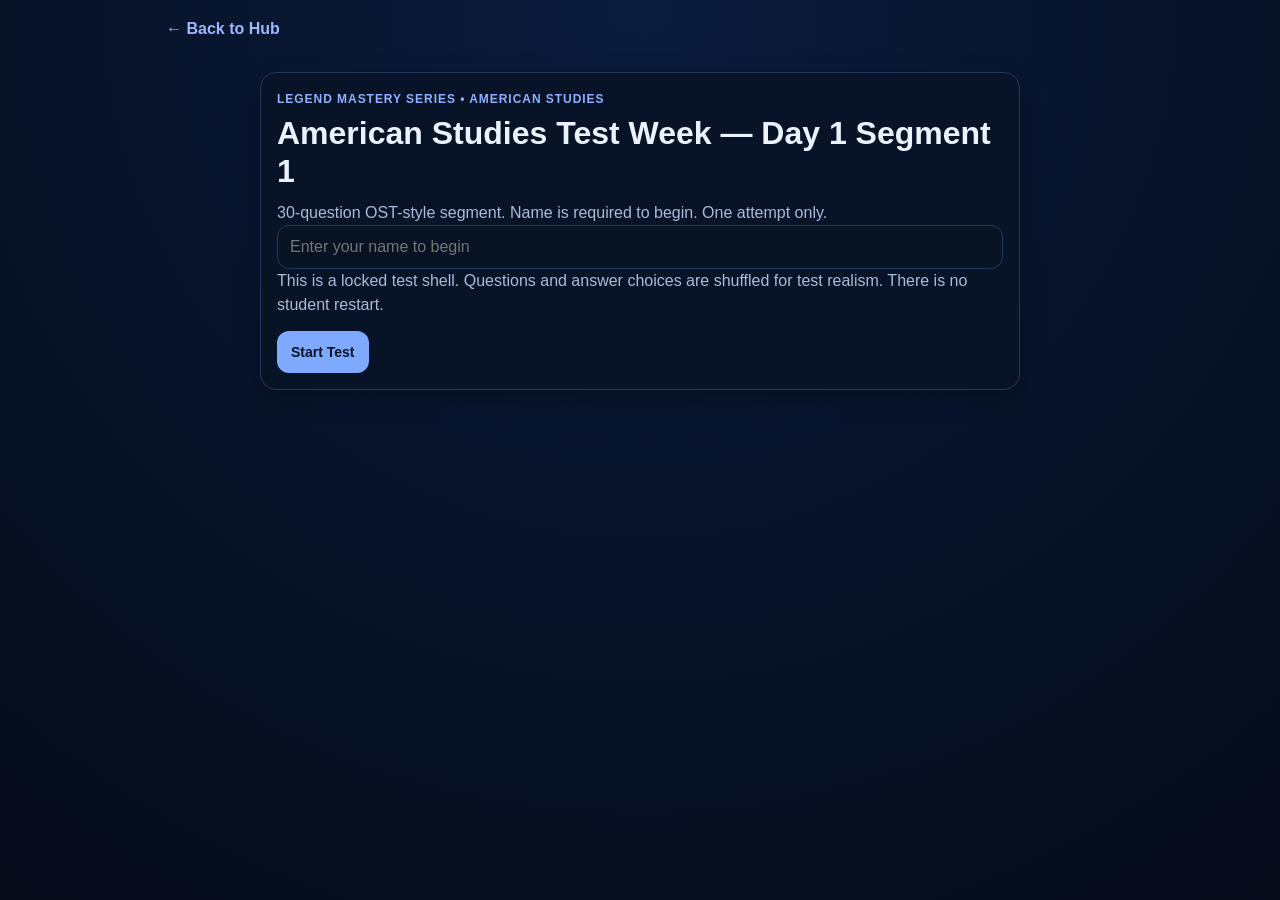
<file: games/day1-segment1.html>
<!doctype html>
<html lang="en">
<head>
  <meta charset="utf-8" />
  <meta name="viewport" content="width=device-width,initial-scale=1" />
  <title>American Studies Test Week — Day 1 Segment 1</title>
  <link rel="stylesheet" href="../styles.css" />
  <style>
    :root{
      --bg:#071226;
      --panel:#0b1730;
      --panel2:#0e1d3b;
      --line:#23365c;
      --text:#eaf2ff;
      --muted:#a9bbdd;
      --accent:#79a9ff;
      --warn:#f4b740;
      --good:#4fd18b;
      --bad:#ff7b7b;
    }
    
    *{box-sizing:border-box}

    html,body{
      margin:0;
      padding:0;
      background:radial-gradient(circle at top, #0b1b3d 0%, #061124 65%, #040b19 100%);
      color:var(--text);
      font-family:Arial, Helvetica, sans-serif;
    }

    body{min-height:100vh}

    .wrap{
      max-width:980px;
      margin:0 auto;
      padding:20px 16px 40px;
    }

    .back-link{
      display:inline-block;
      color:#9db8ff;
      text-decoration:none;
      font-weight:700;
      margin-bottom:10px;
    }

    .topbar{
      display:flex;
      justify-content:space-between;
      align-items:flex-start;
      gap:12px;
      flex-wrap:wrap;
      margin-bottom:12px;
    }

    .topbar-left,
    .topbar-right{
      display:flex;
      gap:8px;
      flex-wrap:wrap;
      align-items:center;
    }

    .pill,.tag{
      border:1px solid var(--line);
      background:#081326;
      color:var(--text);
      border-radius:999px;
      padding:6px 10px;
      font-size:13px;
      font-weight:700;
    }

    .panel{
      background:rgba(8,19,38,.92);
      border:1px solid var(--line);
      border-radius:16px;
      padding:16px;
      margin-bottom:14px;
      box-shadow:0 8px 24px rgba(0,0,0,.28);
    }

    .name-card{
      max-width:760px;
      margin:24px auto 0;
    }

    .kicker{
      color:#8eb1ff;
      font-size:12px;
      font-weight:800;
      text-transform:uppercase;
      letter-spacing:.08em;
      margin-bottom:8px;
    }

    h1,h2{
      margin:0 0 10px;
      line-height:1.2;
    }

    .sub,.help,.muted{
      color:var(--muted);
      line-height:1.5;
    }

    .input{
      width:100%;
      min-height:44px;
      border-radius:12px;
      border:1px solid var(--line);
      background:#071222;
      color:var(--text);
      padding:10px 12px;
      font-size:16px;
    }

    .stats{
      display:grid;
      grid-template-columns:repeat(4,minmax(0,1fr));
      gap:10px;
    }

    .stat{
      background:#081326;
      border:1px solid var(--line);
      border-radius:12px;
      padding:12px;
    }

    .stat-label{
      color:var(--muted);
      font-size:12px;
      font-weight:800;
      text-transform:uppercase;
      margin-bottom:6px;
    }

    .stat-value{
      font-size:18px;
      font-weight:800;
      color:var(--text);
    }

    .progress-wrap{
      margin-top:12px;
      width:100%;
      height:12px;
      border-radius:999px;
      background:#071222;
      border:1px solid var(--line);
      overflow:hidden;
    }

    .progress-bar{
      height:100%;
      background:linear-gradient(90deg,#6ea2ff,#9bc2ff);
    }

    .question-card{
      margin-top:4px;
    }

    .q-type{
      color:#9db8ff;
      font-size:13px;
      font-weight:800;
      margin-bottom:10px;
    }

    .q-stem{
      font-size:22px;
      line-height:1.35;
      font-weight:800;
      margin-bottom:16px;
    }

    .prompt-box,.passage{
      background:#081326;
      border:1px solid var(--line);
      border-radius:12px;
      padding:12px;
      margin-bottom:14px;
      line-height:1.6;
    }

    .choices{
      display:grid;
      gap:10px;
    }

    .choice{
      width:100%;
      text-align:left;
      border:1px solid var(--line);
      background:#071222;
      color:var(--text);
      border-radius:12px;
      padding:12px 14px;
      min-height:50px;
      font-size:16px;
      font-weight:700;
      cursor:pointer;
    }

    .choice:hover{border-color:#5f8fff}
    .choice.selected{
      background:#11254b;
      border-color:#79a9ff;
    }

    .choice-letter{
      display:inline-block;
      min-width:28px;
      color:#aecdff;
    }

    .footer-actions{
      display:flex;
      gap:10px;
      flex-wrap:wrap;
      align-items:center;
      margin-top:14px;
    }

    button{
      min-height:42px;
      border:none;
      border-radius:12px;
      padding:10px 14px;
      font-size:14px;
      font-weight:800;
      cursor:pointer;
      background:#7ea9ff;
      color:#071426;
    }

    button.secondary{
      background:#1a2d52;
      color:var(--text);
      border:1px solid var(--line);
    }

    button.warn{
      background:#f4b740;
      color:#2a1b00;
    }

    button:disabled{
      opacity:.45;
      cursor:not-allowed;
    }

    .review-box{
      display:grid;
      gap:12px;
      margin-top:12px;
    }

    .review-item{
      border:1px solid var(--line);
      border-radius:12px;
      padding:12px;
      background:#081326;
    }

    .review-top{
      display:flex;
      justify-content:space-between;
      gap:10px;
      align-items:center;
      margin-bottom:8px;
    }

    .sep{
      border:none;
      border-top:1px solid var(--line);
      margin:16px 0;
    }

    .result-ready{color:var(--good)}
    .result-review{color:var(--warn)}

    @media (max-width: 760px){
      .stats{
        grid-template-columns:repeat(2,minmax(0,1fr));
      }
      .q-stem{
        font-size:18px;
      }
    }
  </style>
</head>
<body>
  <div class="wrap" id="app"></div>

<script>
/* =========================
   CONFIG
========================= */
const SCRIPT_URL = "https://script.google.com/macros/s/AKfycbxs-3yj0_p8rPFP3H3a3E8vv6YXBH6U3ssNs_Wv5JM_Zm_8XwmBwrtaDNpBUfyjKmauOg/exec";

const TEST_META = {
  subject: "American Studies",
  week: "OST Practice Week",
  day: "Day 1",
  segment: "Segment 1",
  title: "American Studies Test Week — Day 1 Segment 1",
  focus: "Recognition / Evidence"
};

const ATTEMPT_KEY = "AMSTUD_D1_S1_ATTEMPT_LOCK";
const STORAGE_KEY = "LEGEND_AMSTUD_D1_S1_STATE_V1";
const TEACHER_SECRET = "legend";
const TEACHER_OVERRIDE = new URLSearchParams(location.search).get("unlock") === TEACHER_SECRET;

/* =========================
   QUESTION BANK
   Supported types:
   - mc
   - multiselect
   - dropdown
   - partab
   - matching
========================= */
const QUESTION_BANK = [
  {
    id:"D1S1-Q01",
    type:"mc",
    cs:"CS 1",
    efl:"Analyze and evaluate the credibility of primary and secondary sources.",
    contentElaboration:"bias, perspective, corroboration",
    stem:"Which factor would most weaken the credibility of a historical source?",
    choices:[
      "It includes exact dates",
      "It contradicts reliable sources without explanation",
      "It was written during the event",
      "It contains direct quotations"
    ],
    answer:[1],
    explain:"A source that conflicts with reliable evidence and cannot be corroborated is less credible."
  },
  {
    id:"D1S1-Q02",
    type:"mc",
    cs:"CS 4",
    efl:"Explain the ideals of the Declaration of Independence.",
    contentElaboration:"unalienable rights and consent of the governed",
    stem:"Which idea is most clearly stated in the Declaration of Independence?",
    choices:[
      "Government gets power from the consent of the people",
      "Government should be led by hereditary rulers",
      "Rights come from Parliament",
      "Only property owners have liberty"
    ],
    answer:[0],
    explain:"The Declaration states that just powers come from the consent of the governed."
  },
  {
    id:"D1S1-Q03",
    type:"mc",
    cs:"CS 8",
    efl:"Analyze how industrialization transformed the American economy.",
    contentElaboration:"shift from agrarian to industrial society",
    stem:"Which development best reflects industrialization in the late 1800s?",
    choices:[
      "Growth in factory labor",
      "Return to hand-made goods",
      "Decline in transportation networks",
      "Reduced use of machinery"
    ],
    answer:[0],
    explain:"Industrialization increased factory-based work and machine production."
  },
  {
    id:"D1S1-Q04",
    type:"mc",
    cs:"CS 14",
    efl:"Explain the causes of American imperialism.",
    contentElaboration:"new markets and strategic interests",
    stem:"Which factor most encouraged U.S. imperialism in the late 1800s?",
    choices:[
      "Desire for overseas markets",
      "Commitment to isolationism",
      "Lack of industrial goods",
      "Need to reduce trade"
    ],
    answer:[0],
    explain:"Economic expansion and strategic interests were major causes of imperialism."
  },
  {
    id:"D1S1-Q05",
    type:"mc",
    cs:"CS 22",
    efl:"Explain the origins of the Cold War.",
    contentElaboration:"containment",
    stem:"What was the main goal of the U.S. policy of containment?",
    choices:[
      "To spread communism",
      "To stop the expansion of communism",
      "To avoid all alliances",
      "To reduce foreign trade"
    ],
    answer:[1],
    explain:"Containment was designed to prevent communism from spreading."
  },
  {
    id:"D1S1-Q06",
    type:"mc",
    cs:"CS 30",
    efl:"Analyze changes in the modern economy.",
    contentElaboration:"globalization",
    stem:"Globalization most directly results in",
    choices:[
      "less international trade",
      "greater economic interdependence",
      "fewer communication networks",
      "more isolated national economies"
    ],
    answer:[1],
    explain:"Globalization increases ties among world economies."
  },
  {
    id:"D1S1-Q07",
    type:"dropdown",
    cs:"CS 2",
    efl:"Develop a thesis and use evidence to support a position.",
    contentElaboration:"historical claims supported by evidence",
    stem:"Choose the strongest thesis statement.",
    prompt:"Topic: The Northwest Ordinance shaped the future United States.",
    choices:[
      "The Northwest Ordinance was written in 1787.",
      "The Northwest Ordinance mattered because it set precedents for statehood, liberty, and education in western territories.",
      "Territories existed in the United States.",
      "Many laws were written in early America."
    ],
    answer:[1],
    explain:"A strong thesis makes a meaningful historical argument, not just a simple fact."
  },
  {
    id:"D1S1-Q08",
    type:"mc",
    cs:"CS 5",
    efl:"Explain the precedents established by the Northwest Ordinance.",
    contentElaboration:"statehood, civil liberties, education",
    stem:"Which was a major precedent of the Northwest Ordinance?",
    choices:[
      "Territories could become states",
      "Only Congress could choose local leaders forever",
      "Slavery would expand everywhere",
      "National elections would be suspended"
    ],
    answer:[0],
    explain:"The ordinance set a process for territorial growth into statehood."
  },
  {
    id:"D1S1-Q09",
    type:"mc",
    cs:"CS 9",
    efl:"Explain the causes and effects of immigration, internal migration, and urbanization.",
    contentElaboration:"urban growth and changing city life",
    stem:"Which development is most associated with urbanization in the late 1800s?",
    choices:[
      "Growth of crowded tenement housing",
      "Decline of all factory work",
      "Movement away from cities to farms",
      "End of immigration"
    ],
    answer:[0],
    explain:"Rapid urbanization created crowded cities and tenement housing."
  },
  {
    id:"D1S1-Q10",
    type:"mc",
    cs:"CS 15",
    efl:"Explain how World War I affected the United States and the world.",
    contentElaboration:"causes and consequences of World War I",
    stem:"Which event most directly pushed the United States toward entry into World War I?",
    choices:[
      "Zimmermann Telegram",
      "Dawes Act",
      "Marshall Plan",
      "Kansas-Nebraska Act"
    ],
    answer:[0],
    explain:"The Zimmermann Telegram helped turn opinion toward war."
  },
  {
    id:"D1S1-Q11",
    type:"mc",
    cs:"CS 23",
    efl:"Explain key Cold War policies and events.",
    contentElaboration:"Truman Doctrine and Marshall Plan",
    stem:"The Marshall Plan was intended mainly to",
    choices:[
      "rebuild Europe and limit communism",
      "end all military alliances",
      "support isolationism",
      "promote monarchies in Europe"
    ],
    answer:[0],
    explain:"The Marshall Plan provided economic aid to strengthen Europe and resist communism."
  },
  {
    id:"D1S1-Q12",
    type:"mc",
    cs:"CS 31",
    efl:"Explain how technology and communication affected modern life.",
    contentElaboration:"technological change and communication",
    stem:"Which technology most directly increased the speed of mass communication in recent decades?",
    choices:[
      "telegraph",
      "internet",
      "cotton gin",
      "steam engine"
    ],
    answer:[1],
    explain:"The internet transformed modern communication."
  },
  {
    id:"D1S1-Q13",
    type:"mc",
    cs:"CS 3",
    efl:"Analyze cause, effect, sequence, and correlation.",
    contentElaboration:"multiple causation",
    stem:"Which statement best shows multiple causation?",
    choices:[
      "An event always has only one cause",
      "Migration north resulted from both push factors in the South and pull factors in northern cities",
      "Only short-term causes matter in history",
      "Correlation always proves causation"
    ],
    answer:[1],
    explain:"Many historical events are caused by multiple factors."
  },
  {
    id:"D1S1-Q14",
    type:"mc",
    cs:"CS 6",
    efl:"Explain how the Constitution establishes limited government.",
    contentElaboration:"separation of powers and federalism",
    stem:"Which feature of the Constitution best reflects limited government?",
    choices:[
      "Power is defined and divided",
      "Leaders may act without limits",
      "States control foreign policy",
      "Congress can remove rights at any time"
    ],
    answer:[0],
    explain:"Limited government means government power is structured and restricted."
  },
  {
    id:"D1S1-Q15",
    type:"mc",
    cs:"CS 10",
    efl:"Explain how westward settlement intensified conflict with American Indians.",
    contentElaboration:"reservation system and conflict",
    stem:"Which policy most directly forced many American Indians onto designated lands?",
    choices:[
      "reservation system",
      "Marshall Plan",
      "Lend-Lease Act",
      "New Deal"
    ],
    answer:[0],
    explain:"The reservation system confined many American Indians to set lands."
  },
  {
    id:"D1S1-Q16",
    type:"mc",
    cs:"CS 16",
    efl:"Explain how postwar prosperity and technology changed American life.",
    contentElaboration:"consumer culture and suburbanization",
    stem:"Which development is most closely associated with post-World War II suburban growth?",
    choices:[
      "GI Bill and highway expansion",
      "Homestead Act",
      "Chinese Exclusion Act",
      "Treaty of Versailles"
    ],
    answer:[0],
    explain:"Federal policies and highways supported suburban expansion after World War II."
  },
  {
    id:"D1S1-Q17",
    type:"mc",
    cs:"CS 24",
    efl:"Explain how the Cold War affected domestic life.",
    contentElaboration:"fear of communism and McCarthyism",
    stem:"Which term is most associated with anti-communist investigations in the United States during the 1950s?",
    choices:[
      "McCarthyism",
      "Populism",
      "Progressivism",
      "Reconstruction"
    ],
    answer:[0],
    explain:"McCarthyism refers to the anti-communist climate and accusations of the era."
  },
  {
    id:"D1S1-Q18",
    type:"mc",
    cs:"CS 32",
    efl:"Explain social and demographic changes in recent America.",
    contentElaboration:"changing population patterns",
    stem:"Which trend best describes recent demographic change in the United States?",
    choices:[
      "greater population diversity",
      "total end of immigration",
      "permanent decline of cities everywhere",
      "disappearance of regional differences"
    ],
    answer:[0],
    explain:"Modern America has become increasingly diverse."
  },
  {
    id:"D1S1-Q19",
    type:"multiselect",
    cs:"CS 7",
    efl:"Compare Federalist and Anti-Federalist arguments.",
    contentElaboration:"Bill of Rights and limited power",
    stem:"Which two concerns were most closely associated with Anti-Federalists? Select two.",
    choices:[
      "A bill of rights was needed",
      "A strong central government might threaten liberty",
      "Congress needed more unchecked power",
      "State governments should be abolished"
    ],
    answer:[0,1],
    explain:"Anti-Federalists feared centralized power and wanted clear protections for liberty."
  },
  {
    id:"D1S1-Q20",
    type:"mc",
    cs:"CS 11",
    efl:"Explain how racial discrimination was institutionalized after Reconstruction.",
    contentElaboration:"Jim Crow and Plessy v. Ferguson",
    stem:"Which Supreme Court case supported segregation under the idea of 'separate but equal'?",
    choices:[
      "Brown v. Board of Education",
      "Plessy v. Ferguson",
      "Gideon v. Wainwright",
      "Miranda v. Arizona"
    ],
    answer:[1],
    explain:"Plessy v. Ferguson upheld segregation in 1896."
  },
  {
    id:"D1S1-Q21",
    type:"mc",
    cs:"CS 17",
    efl:"Explain how social and cultural tensions developed in the 1920s.",
    contentElaboration:"mass culture, nativism, conflict",
    stem:"Which development best reflects 1920s social change?",
    choices:[
      "growth of radio and mass culture",
      "return to colonial agriculture",
      "end of all nativist feeling",
      "elimination of consumer credit"
    ],
    answer:[0],
    explain:"Radio and mass media helped shape 1920s culture."
  },
  {
    id:"D1S1-Q22",
    type:"mc",
    cs:"CS 25",
    efl:"Explain the struggle for racial and gender equality after World War II.",
    contentElaboration:"civil rights movements",
    stem:"Which organization is most closely associated with legal challenges to school segregation?",
    choices:[
      "NAACP",
      "AAA",
      "TVA",
      "WPA"
    ],
    answer:[0],
    explain:"The NAACP played a major role in civil rights litigation."
  },
  {
    id:"D1S1-Q23",
    type:"mc",
    cs:"CS 33",
    efl:"Explain how domestic and foreign policy issues have shaped recent America.",
    contentElaboration:"terrorism and security",
    stem:"Which event most directly led to major debates over national security and civil liberties in the early 2000s?",
    choices:[
      "September 11 attacks",
      "Spanish-American War",
      "Watergate",
      "Wounded Knee"
    ],
    answer:[0],
    explain:"The September 11 attacks reshaped debate over security and liberty."
  },
  {
    id:"D1S1-Q24",
    type:"mc",
    cs:"CS 12",
    efl:"Analyze Progressive Era reforms.",
    contentElaboration:"consumer protection and reform",
    stem:"Which reform is most closely associated with the Progressive Era?",
    choices:[
      "Pure Food and Drug Act",
      "Alien and Sedition Acts",
      "Kansas-Nebraska Act",
      "Neutrality Acts"
    ],
    answer:[0],
    explain:"The Progressive Era featured reform laws such as the Pure Food and Drug Act."
  },
  {
    id:"D1S1-Q25",
    type:"mc",
    cs:"CS 18",
    efl:"Explain the causes of the Great Depression.",
    contentElaboration:"speculation, debt, bank weakness",
    stem:"Which factor contributed to the Great Depression?",
    choices:[
      "stock market speculation",
      "strong banking regulation before 1929",
      "elimination of consumer debt",
      "balanced global recovery after World War I"
    ],
    answer:[0],
    explain:"Speculation and weak financial practices contributed to the crash and depression."
  },
  {
    id:"D1S1-Q26",
    type:"mc",
    cs:"CS 26",
    efl:"Explain postwar social movements.",
    contentElaboration:"women, youth, and marginalized groups",
    stem:"Which movement most directly sought expanded opportunities and equality for women after World War II?",
    choices:[
      "women's rights movement",
      "Know-Nothing movement",
      "Open Door policy",
      "containment policy"
    ],
    answer:[0],
    explain:"The women's rights movement pushed for broader equality and opportunity."
  },
  {
    id:"D1S1-Q27",
    type:"mc",
    cs:"CS 13",
    efl:"Explain the causes and consequences of American imperialism.",
    contentElaboration:"Spanish-American War and expansion",
    stem:"Which war led the United States to gain overseas territories such as Puerto Rico and Guam?",
    choices:[
      "Spanish-American War",
      "Civil War",
      "World War I",
      "Mexican War"
    ],
    answer:[0],
    explain:"The Spanish-American War resulted in new U.S. overseas possessions."
  },
  {
    id:"D1S1-Q28",
    type:"mc",
    cs:"CS 19",
    efl:"Explain the responses of the federal government to the Great Depression.",
    contentElaboration:"New Deal",
    stem:"Which program is most closely associated with the New Deal?",
    choices:[
      "Social Security",
      "Marshall Plan",
      "GI Bill",
      "Missouri Compromise"
    ],
    answer:[0],
    explain:"Social Security was a major New Deal program."
  },
  {
    id:"D1S1-Q29",
    type:"mc",
    cs:"CS 27",
    efl:"Explain how the Cold War ended.",
    contentElaboration:"collapse of communist governments",
    stem:"Which development signaled the decline of Soviet influence in Eastern Europe?",
    choices:[
      "fall of the Berlin Wall",
      "Louisiana Purchase",
      "Compromise of 1850",
      "Teapot Dome scandal"
    ],
    answer:[0],
    explain:"The fall of the Berlin Wall symbolized weakening Soviet control."
  },
  {
    id:"D1S1-Q30",
    type:"mc",
    cs:"CS 20",
    efl:"Explain the causes and consequences of World War II.",
    contentElaboration:"rise of dictators and global conflict",
    stem:"Which event brought the United States directly into World War II?",
    choices:[
      "attack on Pearl Harbor",
      "Zimmermann Telegram",
      "sinking of the Lusitania",
      "fall of the Berlin Wall"
    ],
    answer:[0],
    explain:"The Japanese attack on Pearl Harbor led directly to U.S. entry into World War II."
  }
];

/* =========================
   SEEDED SHUFFLE / HELPERS
========================= */
function hash32(str){
  let h = 2166136261 >>> 0;
  for(let i = 0; i < str.length; i++){
    h ^= str.charCodeAt(i);
    h = Math.imul(h, 16777619);
  }
  return h >>> 0;
}
function mulberry32(a){
  return function(){
    let t = a += 0x6D2B79F5;
    t = Math.imul(t ^ (t >>> 15), t | 1);
    t ^= t + Math.imul(t ^ (t >>> 7), t | 61);
    return ((t ^ (t >>> 14)) >>> 0) / 4294967296;
  };
}
function shuffleArray(arr, seedStr){
  const a = arr.slice();
  const rand = mulberry32(hash32(seedStr));
  for(let i = a.length - 1; i > 0; i--){
    const j = Math.floor(rand() * (i + 1));
    [a[i], a[j]] = [a[j], a[i]];
  }
  return a;
}
function shuffleIndices(length, seedStr){
  const arr = Array.from({length}, (_, i) => i);
  const rand = mulberry32(hash32(seedStr));
  for(let i = arr.length - 1; i > 0; i--){
    const j = Math.floor(rand() * (i + 1));
    [arr[i], arr[j]] = [arr[j], arr[i]];
  }
  return arr;
}

function cloneQuestion(q){
  return JSON.parse(JSON.stringify(q));
}

function remapQuestion(q, seedStr){
  const question = cloneQuestion(q);

  if(question.type === "mc" || question.type === "multiselect" || question.type === "dropdown"){
    if(Array.isArray(question.choices) && question.choices.length > 1){
      const order = shuffleIndices(question.choices.length, seedStr);
      const inverseMap = {};
      order.forEach((oldIdx, newIdx) => inverseMap[oldIdx] = newIdx);
      question.choices = order.map(i => question.choices[i]);
      question.answer = question.answer.map(oldIdx => inverseMap[oldIdx]).sort((a,b)=>a-b);
      question._choiceOrder = order;
    }
  }

  if(question.type === "partab"){
    if(Array.isArray(question.partA?.choices) && question.partA.choices.length > 1){
      const orderA = shuffleIndices(question.partA.choices.length, `${seedStr}|partA`);
      const inverseA = {};
      orderA.forEach((oldIdx, newIdx) => inverseA[oldIdx] = newIdx);
      question.partA.choices = orderA.map(i => question.partA.choices[i]);
      question.partA.answer = question.partA.answer.map(oldIdx => inverseA[oldIdx]).sort((a,b)=>a-b);
    }
    if(Array.isArray(question.partB?.choices) && question.partB.choices.length > 1){
      const orderB = shuffleIndices(question.partB.choices.length, `${seedStr}|partB`);
      const inverseB = {};
      orderB.forEach((oldIdx, newIdx) => inverseB[oldIdx] = newIdx);
      question.partB.choices = orderB.map(i => question.partB.choices[i]);
      question.partB.answer = question.partB.answer.map(oldIdx => inverseB[oldIdx]).sort((a,b)=>a-b);
    }
  }

  return question;
}

function escapeHtml(str){
  return String(str ?? "").replace(/[&<>"']/g, s => ({
    "&":"&amp;","<":"&lt;",">":"&gt;",'"':"&quot;","'":"&#39;"
  }[s]));
}
function nowLocalString(d){
  return new Date(d).toLocaleString();
}
function formatRuntime(seconds){
  const total = Math.max(0, Math.floor(seconds));
  const h = Math.floor(total / 3600).toString().padStart(2,"0");
  const m = Math.floor((total % 3600) / 60).toString().padStart(2,"0");
  const s = Math.floor(total % 60).toString().padStart(2,"0");
  return `${h}:${m}:${s}`;
}
function letter(i){
  return ["A","B","C","D","E","F"][i] || "";
}
function normalizeArray(arr){
  return Array.isArray(arr) ? [...arr].sort((a,b)=>a-b) : [];
}
function sameArray(a,b){
  const aa = normalizeArray(a);
  const bb = normalizeArray(b);
  return aa.length === bb.length && aa.every((v,i)=>v===bb[i]);
}

/* =========================
   STATE
========================= */
let QUESTIONS = [];

let state = {
  studentName: "",
  startedAt: null,
  current: 0,
  answers: [],
  submitted: false,
  score: null,
  attemptNumber: 1,
  questionOrderSeed: null
};

function save(){
  localStorage.setItem(STORAGE_KEY, JSON.stringify(state));
}
function load(){
  try{
    const raw = localStorage.getItem(STORAGE_KEY);
    if(raw){
      const parsed = JSON.parse(raw);
      if(parsed && !parsed.submitted){
        state = parsed;
      }
    }
  }catch(err){}
}
function isLocked(){
  if(TEACHER_OVERRIDE) return false;
  return localStorage.getItem(ATTEMPT_KEY) === "USED";
}
function teacherBadge(){
  return TEACHER_OVERRIDE ? `<span class="pill">Teacher Override Active</span>` : ``;
}
function teacherUnlockNow(){
  localStorage.removeItem(ATTEMPT_KEY);
  localStorage.removeItem(STORAGE_KEY);
  location.reload();
}
function countAnswered(){
  return state.answers.filter(a => a !== null).length;
}
function buildQuestions(){
  const seed = state.questionOrderSeed || "default-seed";
  QUESTIONS = QUESTION_BANK.map((q, idx) => remapQuestion(q, `${seed}|${q.id || idx}|choices`));
  QUESTIONS = shuffleArray(QUESTIONS, `${seed}|question-order`);
  if(!Array.isArray(state.answers) || state.answers.length !== QUESTIONS.length){
    state.answers = Array(QUESTIONS.length).fill(null);
  }
}

/* =========================
   ANSWER CHECKING
========================= */
function isCorrect(q, answer){
  if(q.type === "mc" || q.type === "multiselect" || q.type === "dropdown"){
    return sameArray(answer, q.answer);
  }
  if(q.type === "matching"){
    return sameArray(answer, q.answer);
  }
  if(q.type === "partab"){
    if(!answer || !Array.isArray(answer.partA) || !Array.isArray(answer.partB)) return false;
    return sameArray(answer.partA, q.partA.answer) && sameArray(answer.partB, q.partB.answer);
  }
  return false;
}

function currentAnswerLabel(q, ans){
  if(ans === null) return "No answer";

  if(q.type === "mc" || q.type === "multiselect" || q.type === "dropdown"){
    return ans.map(i => letter(i)).join(", ");
  }
  if(q.type === "matching"){
    return "Answered";
  }
  if(q.type === "partab"){
    const a = (ans.partA || []).map(i => letter(i)).join(", ");
    const b = (ans.partB || []).map(i => letter(i)).join(", ");
    return `Part A: ${a || "-"} | Part B: ${b || "-"}`;
  }
  return "Answered";
}

/* =========================
   RENDER
========================= */
function buildLockedScreen(){
  document.getElementById("app").innerHTML = `
    <a class="back-link" href="../index.html">← Back to Hub</a>
    <div class="panel">
      <div class="kicker">Attempt Locked</div>
      <h1>${TEST_META.title}</h1>
      <p class="sub">This segment has already been completed on this device/browser.</p>
      <div class="footer-actions">
        ${TEACHER_OVERRIDE ? `<button class="warn" onclick="teacherUnlockNow()">Teacher Unlock This Browser</button>` : ``}
        <button onclick="location.href='../index.html'">Back to Hub</button>
      </div>
    </div>
  `;
}

function buildIntro(){
  document.getElementById("app").innerHTML = `
    <a class="back-link" href="../index.html">← Back to Hub</a>
    <div class="panel name-card">
      <div class="kicker">Legend Mastery Series • American Studies</div>
      <h1>${TEST_META.title}</h1>
      <p class="sub">30-question OST-style segment. Name is required to begin. One attempt only.</p>
      <input id="nameInput" class="input" type="text" maxlength="60" placeholder="Enter your name to begin" />
      <div class="help">
        This is a locked test shell. Questions and answer choices are shuffled for test realism. There is no student restart.
      </div>
      <div class="footer-actions">
        ${TEACHER_OVERRIDE ? `<span class="tag">Teacher Override Active</span>` : ``}
        <button id="startBtn">Start Test</button>
      </div>
    </div>
  `;

  document.getElementById("startBtn").onclick = () => {
    const name = document.getElementById("nameInput").value.trim();
    if(!name){
      alert("Enter your name to begin.");
      return;
    }
    state.studentName = name;
    state.startedAt = new Date().toISOString();
    state.attemptNumber = 1;
    state.questionOrderSeed = `${state.studentName}|${state.startedAt}|${TEST_META.title}`;
    buildQuestions();
    save();
    renderTest();
  };
}

function confirmReviewOpen(){
  const ok = confirm("Open the review screen? From there, students can inspect answers and submit the segment.");
  if(ok) reviewScreen();
}

function buildTopbar(){
  const started = new Date(state.startedAt);
  const runtime = formatRuntime((Date.now() - started.getTime()) / 1000);
  const answered = countAnswered();
  const progressPct = Math.round((answered / QUESTIONS.length) * 100);

  return `
    <a class="back-link" href="../index.html">← Back to Hub</a>
    <div class="topbar">
      <div class="topbar-left">
        ${TEACHER_OVERRIDE ? `<button class="warn" onclick="teacherUnlockNow()">Teacher Unlock</button>` : ``}
      </div>
      <div class="topbar-right">
        <button class="secondary" onclick="confirmReviewOpen()">Open Review Screen</button>
        ${teacherBadge()}
        <span class="pill">Name: ${escapeHtml(state.studentName)}</span>
        <span class="pill">Attempt: ${state.attemptNumber}</span>
        <span class="pill">Started: ${escapeHtml(nowLocalString(started))}</span>
        <span class="pill">Runtime: <span id="runtimeDisplay">${runtime}</span></span>
      </div>
    </div>
    <div class="panel">
      <div class="stats">
        <div class="stat"><div class="stat-label">Test</div><div class="stat-value">${TEST_META.day} ${TEST_META.segment}</div></div>
        <div class="stat"><div class="stat-label">Focus</div><div class="stat-value">${TEST_META.focus}</div></div>
        <div class="stat"><div class="stat-label">Progress</div><div class="stat-value">${answered} / ${QUESTIONS.length}</div></div>
        <div class="stat"><div class="stat-label">Completion</div><div class="stat-value">${progressPct}%</div></div>
      </div>
      <div class="progress-wrap"><div class="progress-bar" style="width:${progressPct}%"></div></div>
    </div>
  `;
}

function renderQuestion(){
  const q = QUESTIONS[state.current];
  const currentAnswer = state.answers[state.current];

  document.getElementById("app").innerHTML = buildTopbar() + `
    <div class="panel question-card">
      <div class="q-type">Question ${state.current + 1} of ${QUESTIONS.length} • ${escapeHtml(q.type.toUpperCase())} • ${escapeHtml(q.cs)}</div>
      ${q.passage ? `<div class="passage">${escapeHtml(q.passage)}</div>` : ``}
      ${q.prompt ? `<div class="prompt-box">${escapeHtml(q.prompt)}</div>` : ``}
      <div class="q-stem">${escapeHtml(q.stem)}</div>
      ${renderInputForQuestion(q, currentAnswer)}
      <div class="footer-actions">
        <button class="secondary" ${state.current === 0 ? "disabled" : ""} onclick="prevQuestion()">Previous</button>
        <button class="secondary" onclick="skipQuestion()">Skip</button>
      </div>
    </div>
  `;
}

function renderInputForQuestion(q, currentAnswer){
  if(q.type === "mc"){
    return `
      <div class="choices">
        ${q.choices.map((choice, i) => `
          <button class="choice ${currentAnswer !== null && currentAnswer[0] === i ? "selected" : ""}" onclick="selectMc(${i})">
            <span class="choice-letter">${letter(i)}.</span> ${escapeHtml(choice)}
          </button>
        `).join("")}
      </div>
    `;
  }

  if(q.type === "multiselect"){
    const selected = Array.isArray(currentAnswer) ? currentAnswer : [];
    return `
      <div class="help">Select all correct answers.</div>
      <div class="choices">
        ${q.choices.map((choice, i) => `
          <button class="choice ${selected.includes(i) ? "selected" : ""}" onclick="toggleMulti(${i})">
            <span class="choice-letter">${letter(i)}.</span> ${escapeHtml(choice)}
          </button>
        `).join("")}
      </div>
      <div class="footer-actions" style="margin-top:12px;">
        <button onclick="commitMulti()">Save Answer</button>
      </div>
    `;
  }

  if(q.type === "dropdown"){
    const selected = Array.isArray(currentAnswer) && currentAnswer.length ? currentAnswer[0] : "";
    return `
      <label class="inline-label" for="dropdownAnswer">Choose one answer</label>
      <select id="dropdownAnswer" class="input">
        <option value="">-- Select an answer --</option>
        ${q.choices.map((choice, i) => `<option value="${i}" ${String(selected)===String(i) ? "selected" : ""}>${escapeHtml(choice)}</option>`).join("")}
      </select>
      <div class="footer-actions" style="margin-top:12px;">
        <button onclick="commitDropdown()">Save Answer</button>
      </div>
    `;
  }

  if(q.type === "matching"){
    const selected = Array.isArray(currentAnswer) ? currentAnswer : Array(q.left.length).fill("");
    return `
      <div class="matching-grid">
        ${q.left.map((leftText, idx) => `
          <div class="match-row">
            <div class="inline-label">${idx + 1}. ${escapeHtml(leftText)}</div>
            <select class="input" id="match_${idx}">
              <option value="">-- Match --</option>
              ${q.right.map((r, ridx) => `
                <option value="${ridx}" ${String(selected[idx])===String(ridx) ? "selected" : ""}>${escapeHtml(r)}</option>
              `).join("")}
            </select>
          </div>
        `).join("")}
      </div>
      <div class="footer-actions" style="margin-top:12px;">
        <button onclick="commitMatching()">Save Answer</button>
      </div>
    `;
  }

  if(q.type === "partab"){
    const selectedA = currentAnswer?.partA || [];
    const selectedB = currentAnswer?.partB || [];
    return `
      <div class="prompt-box"><strong>${escapeHtml(q.partA.stem)}</strong></div>
      <div class="choices">
        ${q.partA.choices.map((choice, i) => `
          <button class="choice ${selectedA.includes(i) ? "selected" : ""}" onclick="selectPart('A', ${i})">
            <span class="choice-letter">${letter(i)}.</span> ${escapeHtml(choice)}
          </button>
        `).join("")}
      </div>

      <div class="prompt-box" style="margin-top:14px;"><strong>${escapeHtml(q.partB.stem)}</strong></div>
      <div class="choices">
        ${q.partB.choices.map((choice, i) => `
          <button class="choice ${selectedB.includes(i) ? "selected" : ""}" onclick="selectPart('B', ${i})">
            <span class="choice-letter">${letter(i)}.</span> ${escapeHtml(choice)}
          </button>
        `).join("")}
      </div>

      <div class="footer-actions" style="margin-top:12px;">
        <button onclick="commitPartAB()">Save Answer</button>
      </div>
    `;
  }

  return `<div class="help">Unsupported question type.</div>`;
}

function renderTest(){
  if(state.current < 0) state.current = 0;
  if(state.current >= QUESTIONS.length) state.current = QUESTIONS.length - 1;
  renderQuestion();
}

/* =========================
   ANSWER INTERACTION
========================= */
function selectMc(i){
  state.answers[state.current] = [i];
  save();
  if(state.current < QUESTIONS.length - 1){
    state.current++;
    save();
    renderQuestion();
  }else{
    confirmReviewOpen();
  }
}

function toggleMulti(i){
  const current = Array.isArray(state.answers[state.current]) ? [...state.answers[state.current]] : [];
  if(current.includes(i)){
    state.answers[state.current] = current.filter(v => v !== i).sort((a,b)=>a-b);
  }else{
    state.answers[state.current] = [...current, i].sort((a,b)=>a-b);
  }
  save();
  renderQuestion();
}

function commitMulti(){
  if(!Array.isArray(state.answers[state.current]) || !state.answers[state.current].length){
    alert("Select at least one answer.");
    return;
  }
  if(state.current < QUESTIONS.length - 1){
    state.current++;
    save();
    renderQuestion();
  }else{
    confirmReviewOpen();
  }
}

function commitDropdown(){
  const el = document.getElementById("dropdownAnswer");
  if(!el || el.value === ""){
    alert("Choose an answer.");
    return;
  }
  state.answers[state.current] = [Number(el.value)];
  save();
  if(state.current < QUESTIONS.length - 1){
    state.current++;
    save();
    renderQuestion();
  }else{
    confirmReviewOpen();
  }
}

function commitMatching(){
  const q = QUESTIONS[state.current];
  const ans = [];
  for(let i=0;i<q.left.length;i++){
    const el = document.getElementById(`match_${i}`);
    if(!el || el.value === ""){
      alert("Complete all matches.");
      return;
    }
    ans.push(Number(el.value));
  }
  state.answers[state.current] = ans;
  save();
  if(state.current < QUESTIONS.length - 1){
    state.current++;
    save();
    renderQuestion();
  }else{
    confirmReviewOpen();
  }
}

function selectPart(which, i){
  const current = state.answers[state.current] || { partA: [], partB: [] };
  const next = {
    partA: [...(current.partA || [])],
    partB: [...(current.partB || [])]
  };
  if(which === "A") next.partA = [i];
  if(which === "B") next.partB = [i];
  state.answers[state.current] = next;
  save();
  renderQuestion();
}

function commitPartAB(){
  const current = state.answers[state.current];
  if(!current || !Array.isArray(current.partA) || !current.partA.length || !Array.isArray(current.partB) || !current.partB.length){
    alert("Answer both Part A and Part B.");
    return;
  }
  if(state.current < QUESTIONS.length - 1){
    state.current++;
    save();
    renderQuestion();
  }else{
    confirmReviewOpen();
  }
}

function prevQuestion(){
  if(state.current > 0){
    state.current--;
    save();
    renderQuestion();
  }
}

function skipQuestion(){
  if(state.current < QUESTIONS.length - 1){
    state.current++;
    save();
    renderQuestion();
  }else{
    confirmReviewOpen();
  }
}

function jumpToQuestion(idx){
  state.current = idx;
  save();
  renderQuestion();
}

/* =========================
   REVIEW / SUBMIT
========================= */
function reviewScreen(){
  const answered = countAnswered();
  const unanswered = QUESTIONS.length - answered;

  document.getElementById("app").innerHTML = buildTopbar() + `
    <div class="panel">
      <h2>Review Before Submitting</h2>
      <p class="sub">Answered: ${answered} of ${QUESTIONS.length}. Unanswered: ${unanswered}.</p>
      <div class="review-box">
        ${QUESTIONS.map((q, idx) => `
          <div class="review-item">
            <div class="review-top">
              <strong>Q${String(idx + 1).padStart(2,"0")}</strong>
              <span class="tag">${escapeHtml(q.cs)}</span>
            </div>
            <div class="muted">${escapeHtml(q.stem)}</div>
            <div style="margin-top:8px;">
              ${state.answers[idx] === null
                ? `<span class="tag">No answer</span>`
                : `<span class="tag">Answered: ${escapeHtml(currentAnswerLabel(q, state.answers[idx]))}</span>`
              }
            </div>
            <div class="footer-actions">
              <button class="secondary" onclick="jumpToQuestion(${idx})">Go to Question</button>
            </div>
          </div>
        `).join("")}
      </div>
      <hr class="sep">
      <div class="footer-actions">
        <button class="secondary" onclick="renderQuestion()">Back to Test</button>
        <button onclick="submitTest()">Submit Segment</button>
      </div>
    </div>
  `;
}

async function submitTest(){
  if(state.submitted) return;

  const endedAt = new Date().toISOString();
  const score = QUESTIONS.reduce((sum, q, idx) => sum + (isCorrect(q, state.answers[idx]) ? 1 : 0), 0);
  const accuracy = Math.round((score / QUESTIONS.length) * 100);

 const payload = {
  studentName: state.studentName,
  day: TEST_META.day,
  segment: TEST_META.segment,
  score,
  total: QUESTIONS.length,
  accuracy,
  questions: QUESTIONS.map((q, idx) => ({
    id: q.id,
    type: q.type,
    cs: q.cs,
    efl: q.efl || "",
    contentElaboration: q.contentElaboration || "",
    correct: isCorrect(q, state.answers[idx]) ? 1 : 0
  }))
};

  try{
    const res = await fetch(SCRIPT_URL, {
      method: "POST",
      headers: { "Content-Type": "text/plain;charset=utf-8" },
      body: JSON.stringify(payload)
    });
    const text = await res.text();
    let parsed = {};
    try { parsed = JSON.parse(text); } catch(err) {}
    if(parsed && parsed.ok === false){
      alert(parsed.message || "Submission failed.");
      return;
    }
  }catch(err){
    alert("Submission did not reach the spreadsheet. Check the Apps Script URL and deployment settings, then try again.");
    return;
  }

  if(!TEACHER_OVERRIDE){
    localStorage.setItem(ATTEMPT_KEY, "USED");
  }

  state.submitted = true;
  state.score = score;
  save();

  document.getElementById("app").innerHTML = `
    <a class="back-link" href="../index.html">← Back to Hub</a>
    <div class="panel">
      <div class="kicker">Submission Complete</div>
      <h1>${TEST_META.title}</h1>
      <div class="stats">
        <div class="stat"><div class="stat-label">Name</div><div class="stat-value">${escapeHtml(state.studentName)}</div></div>
        <div class="stat"><div class="stat-label">Attempt</div><div class="stat-value">${state.attemptNumber}</div></div>
        <div class="stat"><div class="stat-label">Date</div><div class="stat-value">${escapeHtml(new Date(endedAt).toLocaleDateString())}</div></div>
        <div class="stat"><div class="stat-label">Start</div><div class="stat-value">${escapeHtml(nowLocalString(state.startedAt))}</div></div>
        <div class="stat"><div class="stat-label">End</div><div class="stat-value">${escapeHtml(nowLocalString(endedAt))}</div></div>
        <div class="stat"><div class="stat-label">Runtime</div><div class="stat-value">${formatRuntime((new Date(endedAt) - new Date(state.startedAt)) / 1000)}</div></div>
        <div class="stat"><div class="stat-label">Score</div><div class="stat-value">${score} / ${QUESTIONS.length}</div></div>
        <div class="stat"><div class="stat-label">Accuracy</div><div class="stat-value">${accuracy}%</div></div>
        <div class="stat"><div class="stat-label">Result</div><div class="stat-value ${accuracy >= 80 ? "result-ready" : "result-review"}">${accuracy >= 80 ? "READY" : "REVIEW"}</div></div>
      </div>
      <div class="footer-actions">
        ${TEACHER_OVERRIDE ? `<button class="warn" onclick="teacherUnlockNow()">Teacher Unlock This Browser</button>` : ``}
        <button onclick="location.href='../index.html'">Back to Hub</button>
      </div>
    </div>
  `;

  localStorage.removeItem(STORAGE_KEY);
}

/* =========================
   TICKER / BOOT
========================= */
function tick(){
  const el = document.getElementById("runtimeDisplay");
  if(el && state.startedAt){
    el.textContent = formatRuntime((Date.now() - new Date(state.startedAt).getTime()) / 1000);
  }
}

load();
if(isLocked()){
  buildLockedScreen();
}else if(!state.studentName || !state.startedAt){
  buildIntro();
}else{
  buildQuestions();
  renderTest();
}
setInterval(tick, 1000);

/* expose handlers */
window.prevQuestion = prevQuestion;
window.skipQuestion = skipQuestion;
window.reviewScreen = reviewScreen;
window.confirmReviewOpen = confirmReviewOpen;
window.jumpToQuestion = jumpToQuestion;
window.selectMc = selectMc;
window.toggleMulti = toggleMulti;
window.commitMulti = commitMulti;
window.commitDropdown = commitDropdown;
window.commitMatching = commitMatching;
window.selectPart = selectPart;
window.commitPartAB = commitPartAB;
window.submitTest = submitTest;
window.teacherUnlockNow = teacherUnlockNow;
</script>
</body>
</html>
</file>
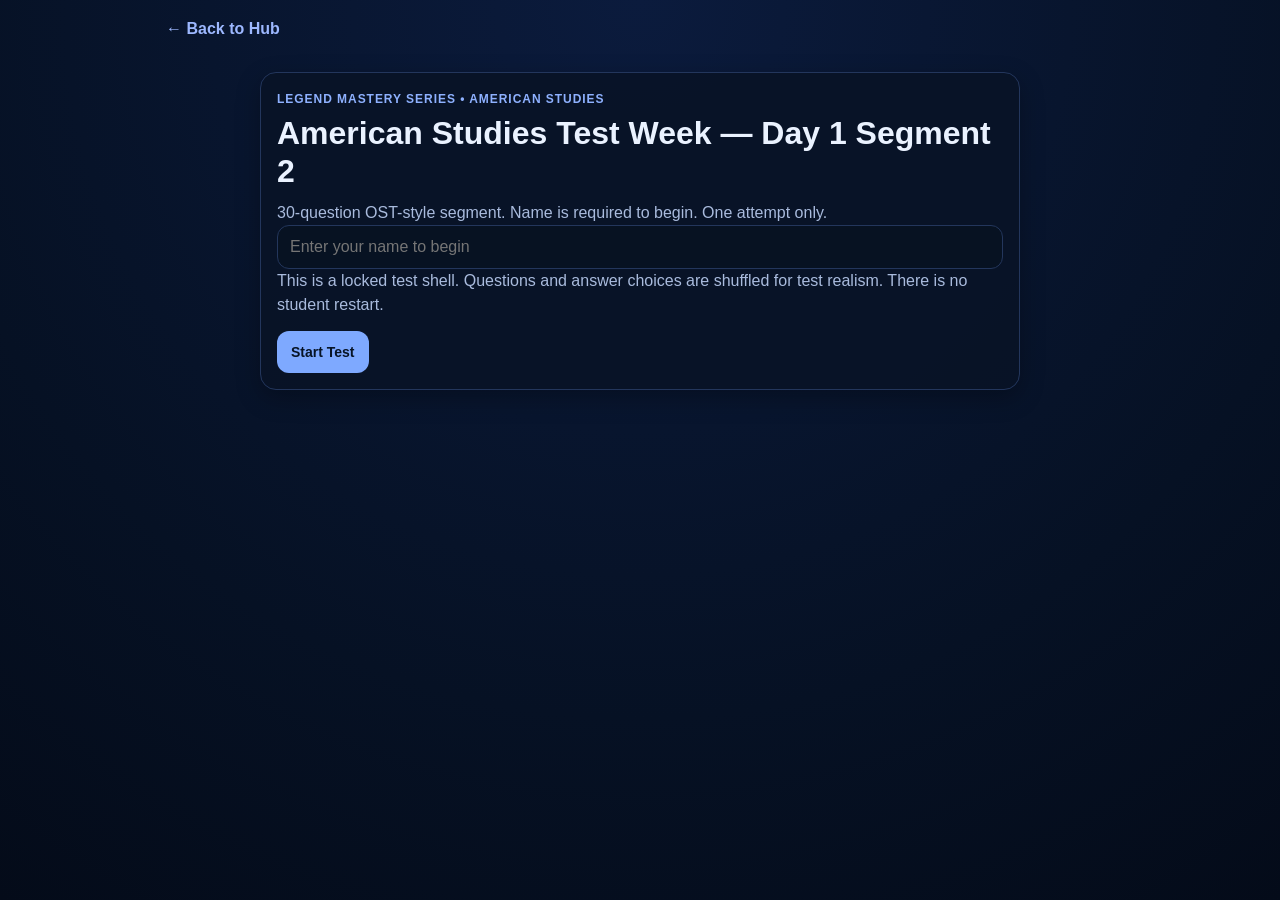
<file: games/day1-segment2.html>
<!doctype html>
<html lang="en">
<head>
  <meta charset="utf-8" />
  <meta name="viewport" content="width=device-width,initial-scale=1" />
  <title>American Studies Test Week — Day 1 Segment 2</title>
  <link rel="stylesheet" href="../styles.css" />
  <style>
    :root{
      --bg:#071226;
      --panel:#0b1730;
      --line:#23365c;
      --text:#eaf2ff;
      --muted:#a9bbdd;
      --warn:#f4b740;
      --good:#4fd18b;
    }
    *{box-sizing:border-box}
    html,body{
      margin:0;
      padding:0;
      background:radial-gradient(circle at top,#0b1b3d 0%,#061124 65%,#040b19 100%);
      color:var(--text);
      font-family:Arial, Helvetica, sans-serif;
    }
    body{min-height:100vh}
    .wrap{max-width:980px;margin:0 auto;padding:20px 16px 40px}
    .back-link{display:inline-block;color:#9db8ff;text-decoration:none;font-weight:700;margin-bottom:10px}
    .topbar{display:flex;justify-content:space-between;align-items:flex-start;gap:12px;flex-wrap:wrap;margin-bottom:12px}
    .topbar-left,.topbar-right{display:flex;gap:8px;flex-wrap:wrap;align-items:center}
    .pill,.tag{
      border:1px solid var(--line);background:#081326;color:var(--text);
      border-radius:999px;padding:6px 10px;font-size:13px;font-weight:700;
    }
    .panel{
      background:rgba(8,19,38,.92);border:1px solid var(--line);border-radius:16px;
      padding:16px;margin-bottom:14px;box-shadow:0 8px 24px rgba(0,0,0,.28);
    }
    .name-card{max-width:760px;margin:24px auto 0}
    .kicker{
      color:#8eb1ff;font-size:12px;font-weight:800;text-transform:uppercase;
      letter-spacing:.08em;margin-bottom:8px;
    }
    h1,h2{margin:0 0 10px;line-height:1.2}
    .sub,.help,.muted{color:var(--muted);line-height:1.5}
    .input{
      width:100%;min-height:44px;border-radius:12px;border:1px solid var(--line);
      background:#071222;color:var(--text);padding:10px 12px;font-size:16px;
    }
    .stats{display:grid;grid-template-columns:repeat(4,minmax(0,1fr));gap:10px}
    .stat{background:#081326;border:1px solid var(--line);border-radius:12px;padding:12px}
    .stat-label{color:var(--muted);font-size:12px;font-weight:800;text-transform:uppercase;margin-bottom:6px}
    .stat-value{font-size:18px;font-weight:800;color:var(--text)}
    .progress-wrap{
      margin-top:12px;width:100%;height:12px;border-radius:999px;overflow:hidden;
      background:#071222;border:1px solid var(--line);
    }
    .progress-bar{height:100%;background:linear-gradient(90deg,#6ea2ff,#9bc2ff)}
    .question-card{margin-top:4px}
    .q-type{color:#9db8ff;font-size:13px;font-weight:800;margin-bottom:10px}
    .q-stem{font-size:22px;line-height:1.35;font-weight:800;margin-bottom:16px}
    .prompt-box,.passage{
      background:#081326;border:1px solid var(--line);border-radius:12px;
      padding:12px;margin-bottom:14px;line-height:1.6;
    }
    .choices{display:grid;gap:10px}
    .choice{
      width:100%;text-align:left;border:1px solid var(--line);background:#071222;color:var(--text);
      border-radius:12px;padding:12px 14px;min-height:50px;font-size:16px;font-weight:700;cursor:pointer;
    }
    .choice:hover{border-color:#5f8fff}
    .choice.selected{background:#11254b;border-color:#79a9ff}
    .choice-letter{display:inline-block;min-width:28px;color:#aecdff}
    .footer-actions{display:flex;gap:10px;flex-wrap:wrap;align-items:center;margin-top:14px}
    button{
      min-height:42px;border:none;border-radius:12px;padding:10px 14px;font-size:14px;font-weight:800;
      cursor:pointer;background:#7ea9ff;color:#071426;
    }
    button.secondary{background:#1a2d52;color:var(--text);border:1px solid var(--line)}
    button.warn{background:#f4b740;color:#2a1b00}
    button:disabled{opacity:.45;cursor:not-allowed}
    .review-box{display:grid;gap:12px;margin-top:12px}
    .review-item{border:1px solid var(--line);border-radius:12px;padding:12px;background:#081326}
    .review-top{display:flex;justify-content:space-between;gap:10px;align-items:center;margin-bottom:8px}
    .sep{border:none;border-top:1px solid var(--line);margin:16px 0}
    .result-ready{color:var(--good)}
    .result-review{color:var(--warn)}
    @media (max-width:760px){
      .stats{grid-template-columns:repeat(2,minmax(0,1fr))}
      .q-stem{font-size:18px}
    }
  </style>
</head>
<body>
  <div class="wrap" id="app"></div>

<script>
const SCRIPT_URL = "https://script.google.com/macros/s/AKfycbxs-3yj0_p8rPFP3H3a3E8vv6YXBH6U3ssNs_Wv5JM_Zm_8XwmBwrtaDNpBUfyjKmauOg/exec";

const TEST_META = {
  subject: "American Studies",
  week: "OST Practice Week",
  day: "Day 1",
  segment: "Segment 2",
  title: "American Studies Test Week — Day 1 Segment 2",
  focus: "Application / Analysis"
};

const ATTEMPT_KEY = "AMSTUD_D1_S2_ATTEMPT_LOCK";
const STORAGE_KEY = "LEGEND_AMSTUD_D1_S2_STATE_V1";
const TEACHER_SECRET = "legend";
const TEACHER_OVERRIDE = new URLSearchParams(location.search).get("unlock") === TEACHER_SECRET;

const QUESTION_BANK = [
  {
    id:"D1S2-Q01",
    type:"partab",
    cs:"CS 21",
    efl:"Explain the U.S. transition from isolationism to involvement in World War II.",
    contentElaboration:"Neutrality Acts, Lend-Lease, Pearl Harbor",
    passage:"In the 1930s, many Americans wanted to avoid another overseas war. Over time, however, U.S. policy shifted from neutrality toward greater support for nations fighting Axis aggression.",
    partA:{ stem:"Part A: Which policy best shows the United States moving away from strict neutrality before entering World War II?", choices:["Lend-Lease Act","Dawes Act","Homestead Act","Interstate Commerce Act"], answer:[0] },
    partB:{ stem:"Part B: Why was that policy significant?", choices:["It supported Allied nations without immediate direct U.S. combat","It ended all economic ties with Europe","It reduced the power of the presidency","It returned the nation to complete isolationism"], answer:[0] },
    explain:"Lend-Lease shows the U.S. moving away from strict neutrality by supporting Allied nations."
  },
  {
    id:"D1S2-Q02",
    type:"passage-mcq",
    cs:"CS 28",
    efl:"Explain how post-Cold War foreign and domestic issues shaped the United States.",
    contentElaboration:"changing world role after Cold War",
    passage:"After the Cold War, the United States remained deeply involved in international affairs, including military action, alliances, and debates over how the nation should respond to regional conflicts.",
    stem:"Which conclusion is best supported by the passage?",
    choices:["The end of the Cold War ended all U.S. foreign involvement","The United States continued to face major international decisions after the Cold War","Foreign policy became unimportant after 1991","All international conflicts disappeared"],
    answer:[1],
    explain:"The passage shows that U.S. foreign policy remained active after the Cold War."
  },
  {
    id:"D1S2-Q03",
    type:"mc",
    cs:"CS 29",
    efl:"Explain how demographic and economic changes have affected modern America.",
    contentElaboration:"service economy and workforce shifts",
    stem:"Which development best reflects a major modern economic shift in the United States?",
    choices:["growth of service-sector employment","return to plantation agriculture","decline in all technology use","end of global trade"],
    answer:[0],
    explain:"Modern America has seen major growth in service-sector employment."
  },
  {
    id:"D1S2-Q04",
    type:"partab",
    cs:"CS 1",
    efl:"Analyze and evaluate the credibility of primary and secondary sources.",
    contentElaboration:"bias and corroboration",
    passage:"Source A is a factory owner's speech praising working conditions. Source B is a state investigation reporting unsafe machinery and frequent injuries.",
    partA:{ stem:"Part A: Which source is more likely to include self-serving bias?", choices:["Source A","Source B","Both are equally unbiased","Neither could contain bias"], answer:[0] },
    partB:{ stem:"Part B: What should a historian do next?", choices:["Use only Source A","Compare both sources with additional evidence","Ignore the issue of bias","Choose the shorter source"], answer:[1] },
    explain:"Historians identify perspective and compare sources to corroborate claims."
  },
  {
    id:"D1S2-Q05",
    type:"mc",
    cs:"CS 3",
    efl:"Analyze cause, effect, sequence, and correlation.",
    contentElaboration:"long-term and short-term causation",
    stem:"Which statement best explains the Great Migration using historical causation?",
    choices:["It happened for only one reason","It resulted from both long-term push factors and short-term pull factors","It cannot be explained using cause and effect","It was caused only by one speech or one law"],
    answer:[1],
    explain:"Historical migration patterns often involve both push and pull factors."
  },
  {
    id:"D1S2-Q06",
    type:"matching",
    cs:"CS 5",
    efl:"Explain precedents established by the Northwest Ordinance.",
    contentElaboration:"statehood, education, liberties",
    stem:"Match each Northwest Ordinance feature to its significance.",
    left:["Public education encouraged","Territories could become states","Civil liberties protected"],
    right:["Path to statehood","Value of schooling in new territories","Legal protections and natural rights"],
    answer:[1,0,2],
    explain:"The Northwest Ordinance shaped future territorial government and civic development."
  },
  {
    id:"D1S2-Q07",
    type:"multiselect",
    cs:"CS 7",
    efl:"Compare Federalist and Anti-Federalist arguments.",
    contentElaboration:"central power and liberty",
    stem:"Which two concerns were emphasized by Anti-Federalists? Select two.",
    choices:["A strong central government could threaten liberties","A bill of rights was needed","The national government needed more unchecked power","States should disappear completely"],
    answer:[0,1],
    explain:"Anti-Federalists feared concentrated power and wanted liberty protections."
  },
  {
    id:"D1S2-Q08",
    type:"passage-mcq",
    cs:"CS 8",
    efl:"Analyze how industrialization transformed the economy.",
    contentElaboration:"shift from agrarian to industrial society",
    passage:"A chart shows that from 1870 to 1910 the percentage of agricultural workers declined, the percentage of factory workers rose, and urban populations increased steadily.",
    stem:"Which conclusion is best supported by the chart?",
    choices:["The United States became increasingly industrial and urban","Most Americans returned from cities to farms","Industrialization ended demand for all labor","Urbanization reduced the importance of transportation"],
    answer:[0],
    explain:"The pattern shows the economy shifting from agriculture toward industry and city life."
  },
  {
    id:"D1S2-Q09",
    type:"mc",
    cs:"CS 10",
    efl:"Explain how westward settlement intensified conflict with American Indians.",
    contentElaboration:"assimilation and resistance",
    stem:"Which policy most directly aimed to break up tribal landholding and encourage assimilation?",
    choices:["Dawes Act","Marshall Plan","Monroe Doctrine","Social Security Act"],
    answer:[0],
    explain:"The Dawes Act broke up tribal lands and pushed assimilation."
  },
  {
    id:"D1S2-Q10",
    type:"partab",
    cs:"CS 12",
    efl:"Analyze Progressive reforms and their success in addressing social and economic problems.",
    contentElaboration:"consumer protection and regulation",
    passage:"Progressive reformers argued that industrial capitalism had created unsafe products, corruption, and abuses of power that required government action.",
    partA:{ stem:"Part A: Which reform best fits that goal?", choices:["Pure Food and Drug Act","Kansas-Nebraska Act","Missouri Compromise","Alien and Sedition Acts"], answer:[0] },
    partB:{ stem:"Part B: Which problem was that reform designed to address?", choices:["unsafe consumer products","territorial slavery expansion","colonial taxation","Cold War rivalry"], answer:[0] },
    explain:"Progressive reform often focused on government action against unsafe products and abuses."
  },
  {
    id:"D1S2-Q11",
    type:"mc",
    cs:"CS 14",
    efl:"Explain the causes of American imperialism.",
    contentElaboration:"strategic and economic motives",
    stem:"Which statement best explains why the United States expanded overseas in the late 1800s?",
    choices:["It wanted new markets and strategic influence","It wanted to end all foreign trade","It had no industrial capacity","It rejected naval power"],
    answer:[0],
    explain:"Economic opportunity and strategic position drove imperialism."
  },
  {
    id:"D1S2-Q12",
    type:"mc",
    cs:"CS 16",
    efl:"Explain how postwar prosperity and technology changed American life.",
    contentElaboration:"consumer society and suburbanization",
    stem:"Which factor most helped create postwar suburban growth?",
    choices:["expanded highway construction","decline of automobile ownership","end of federal aid to veterans","collapse of consumer culture"],
    answer:[0],
    explain:"Highways and postwar prosperity helped expand suburbia."
  },
  {
    id:"D1S2-Q13",
    type:"passage-mcq",
    cs:"CS 18",
    efl:"Explain the causes of the Great Depression.",
    contentElaboration:"speculation and financial instability",
    passage:"A student writes that easy credit, stock speculation, and weak banking practices left the economy vulnerable before 1929.",
    stem:"Which conclusion best matches the passage?",
    choices:["The Great Depression had multiple economic causes","The Depression was caused by one single event only","The economy was stable before 1929","Bank failures began only after World War II"],
    answer:[0],
    explain:"The passage identifies multiple causes rather than one isolated cause."
  },
  {
    id:"D1S2-Q14",
    type:"dropdown",
    cs:"CS 20",
    efl:"Explain the causes and consequences of World War II.",
    contentElaboration:"rise of dictators and global instability",
    stem:"Choose the best completion.",
    prompt:"Aggressive expansion by Germany, Italy, and Japan in the 1930s most directly contributed to",
    choices:["the outbreak of World War II","the end of all alliances","the success of neutrality forever","the collapse of industrialization"],
    answer:[0],
    explain:"Expansionist aggression helped trigger World War II."
  },
  {
    id:"D1S2-Q15",
    type:"mc",
    cs:"CS 22",
    efl:"Explain the origins of the Cold War.",
    contentElaboration:"containment and superpower rivalry",
    stem:"Which situation best reflects Cold War rivalry?",
    choices:["competition between the United States and the Soviet Union","allied cooperation during the American Revolution","territorial disputes among colonies only","debates over the Articles of Confederation"],
    answer:[0],
    explain:"The Cold War centered on rivalry between the U.S. and USSR."
  },
  {
    id:"D1S2-Q16",
    type:"mc",
    cs:"CS 24",
    efl:"Explain how the Cold War affected domestic life.",
    contentElaboration:"anti-communism and fear",
    stem:"Which domestic development is most associated with the Cold War?",
    choices:["fear of communist influence","end of all loyalty investigations","decline of military spending","collapse of television culture"],
    answer:[0],
    explain:"Cold War fear shaped domestic politics and culture."
  },
  {
    id:"D1S2-Q17",
    type:"multiselect",
    cs:"CS 26",
    efl:"Explain postwar social movements.",
    contentElaboration:"rights movements and social change",
    stem:"Which two developments best reflect postwar social movements? Select two.",
    choices:["expanded activism for women's equality","greater demands for rights by marginalized groups","return to absolute monarchy","end of all protest activity"],
    answer:[0,1],
    explain:"Postwar America saw broad social activism by multiple groups."
  },
  {
    id:"D1S2-Q18",
    type:"mc",
    cs:"CS 30",
    efl:"Analyze changes in the modern economy.",
    contentElaboration:"globalization and technology",
    stem:"Which factor has most directly increased global economic interdependence?",
    choices:["faster communication and transportation","total end of trade agreements","decline of technology","reduction in international investment"],
    answer:[0],
    explain:"Technology has made global economic connection much faster and easier."
  },
  {
    id:"D1S2-Q19",
    type:"partab",
    cs:"CS 31",
    efl:"Explain how technology and communication affected modern life.",
    contentElaboration:"media, information, and communication",
    passage:"A historian argues that modern technology allows information to move instantly across the world, shaping politics, culture, and economic decisions in real time.",
    partA:{ stem:"Part A: Which technology best supports that claim?", choices:["internet","plow","canal boat","cotton gin"], answer:[0] },
    partB:{ stem:"Part B: What is the best effect of that technology?", choices:["faster global communication","slower spread of news","end of cultural exchange","reduced political participation"], answer:[0] },
    explain:"Modern digital technology has transformed how quickly information circulates."
  },
  {
    id:"D1S2-Q20",
    type:"mc",
    cs:"CS 32",
    efl:"Explain social and demographic changes in recent America.",
    contentElaboration:"population movement and diversity",
    stem:"Which trend best describes modern demographic change in the United States?",
    choices:["increasing diversity and regional population shifts","the complete end of migration","a return to a purely rural population","the disappearance of all cultural differences"],
    answer:[0],
    explain:"Recent decades have seen significant population movement and increasing diversity."
  },
  {
    id:"D1S2-Q21",
    type:"mc",
    cs:"CS 33",
    efl:"Explain how domestic and foreign policy issues have shaped recent America.",
    contentElaboration:"security and civil liberties",
    stem:"After the September 11 attacks, public debate most directly focused on the balance between",
    choices:["national security and civil liberties","monarchy and democracy","slavery and abolition","agriculture and industrialization"],
    answer:[0],
    explain:"Security measures after 9/11 raised major civil-liberties questions."
  },
  {
    id:"D1S2-Q22",
    type:"mc",
    cs:"CS 4",
    efl:"Explain the ideals of the Declaration of Independence.",
    contentElaboration:"rights and role of government",
    stem:"Which later reform movement most directly drew on the Declaration's idea of equality and rights?",
    choices:["women's rights movement","mercantilist movement","nullification movement","temperance only as taxation policy"],
    answer:[0],
    explain:"Reformers often used Declaration ideals to argue for broader equality."
  },
  {
    id:"D1S2-Q23",
    type:"mc",
    cs:"CS 6",
    efl:"Explain how the Constitution establishes limited government.",
    contentElaboration:"federalism",
    stem:"A governor says that states retain powers not given to the national government. Which principle is described?",
    choices:["federalism","mercantilism","containment","imperialism"],
    answer:[0],
    explain:"Federalism divides power between national and state governments."
  },
  {
    id:"D1S2-Q24",
    type:"passage-mcq",
    cs:"CS 9",
    efl:"Explain the causes and effects of immigration, internal migration, and urbanization.",
    contentElaboration:"tenements and city growth",
    passage:"A reform report describes overcrowded tenements, unsanitary streets, and disease spreading rapidly in rapidly growing neighborhoods.",
    stem:"The conditions described are best understood as a consequence of",
    choices:["rapid urbanization","the end of immigration","declining industrial growth","the disappearance of cities"],
    answer:[0],
    explain:"Rapid urban growth often outpaced housing and sanitation systems."
  },
  {
    id:"D1S2-Q25",
    type:"mc",
    cs:"CS 11",
    efl:"Explain how racial discrimination was institutionalized after Reconstruction.",
    contentElaboration:"Jim Crow laws",
    stem:"Jim Crow laws were designed mainly to",
    choices:["enforce racial segregation","expand voting rights equally","abolish discrimination","support labor unions"],
    answer:[0],
    explain:"Jim Crow laws institutionalized racial segregation and discrimination."
  },
  {
    id:"D1S2-Q26",
    type:"mc",
    cs:"CS 13",
    efl:"Explain the causes and consequences of American imperialism.",
    contentElaboration:"Spanish-American War and expansion",
    stem:"Which result followed the Spanish-American War?",
    choices:["the United States gained overseas territories","the United States returned to complete isolation","the Constitution was rewritten","slavery expanded into western territories"],
    answer:[0],
    explain:"The war expanded U.S. influence overseas."
  },
  {
    id:"D1S2-Q27",
    type:"mc",
    cs:"CS 15",
    efl:"Explain how World War I affected the United States and the world.",
    contentElaboration:"war mobilization and consequences",
    stem:"Which development was a direct consequence of World War I in the United States?",
    choices:["greater federal mobilization of the economy","the end of all debate over foreign policy","the disappearance of propaganda","permanent isolation from world affairs"],
    answer:[0],
    explain:"World War I required large-scale federal economic and military mobilization."
  },
  {
    id:"D1S2-Q28",
    type:"mc",
    cs:"CS 17",
    efl:"Explain how social and cultural tensions developed in the 1920s.",
    contentElaboration:"conflict over values",
    stem:"Which issue best reflects 1920s cultural conflict?",
    choices:["debates between modern and traditional values","the total absence of nativism","agreement on every social issue","the end of urban-rural differences"],
    answer:[0],
    explain:"The 1920s featured strong conflict over modernism, tradition, and culture."
  },
  {
    id:"D1S2-Q29",
    type:"mc",
    cs:"CS 19",
    efl:"Explain federal responses to the Great Depression.",
    contentElaboration:"New Deal expansion of federal role",
    stem:"Which statement best describes the New Deal?",
    choices:["It expanded the role of the federal government in economic recovery","It eliminated all federal programs","It ended regulation permanently","It restored complete laissez-faire policy"],
    answer:[0],
    explain:"The New Deal marked a major expansion of federal action in the economy."
  },
  {
    id:"D1S2-Q30",
    type:"mc",
    cs:"CS 2",
    efl:"Develop a thesis and use evidence to support a position.",
    contentElaboration:"historical evidence and reasoning",
    stem:"Which choice best supports a claim that industrialization changed daily life in American cities?",
    choices:["reports of tenements, factory work, and new transportation systems","a list of colonial governors","a map of the Louisiana Purchase only","a speech from the Constitutional Convention only"],
    answer:[0],
    explain:"The best evidence directly connects industrialization to city life and daily experience."
  }
];

function hash32(str){
  let h = 2166136261 >>> 0;
  for(let i=0;i<str.length;i++){ h ^= str.charCodeAt(i); h = Math.imul(h, 16777619); }
  return h >>> 0;
}
function mulberry32(a){
  return function(){
    let t = a += 0x6D2B79F5;
    t = Math.imul(t ^ (t >>> 15), t | 1);
    t ^= t + Math.imul(t ^ (t >>> 7), t | 61);
    return ((t ^ (t >>> 14)) >>> 0) / 4294967296;
  };
}
function shuffleArray(arr, seedStr){
  const a = arr.slice(), rand = mulberry32(hash32(seedStr));
  for(let i=a.length-1;i>0;i--){ const j = Math.floor(rand() * (i + 1)); [a[i], a[j]] = [a[j], a[i]]; }
  return a;
}
function shuffleIndices(length, seedStr){
  const arr = Array.from({length}, (_, i) => i), rand = mulberry32(hash32(seedStr));
  for(let i=arr.length-1;i>0;i--){ const j = Math.floor(rand() * (i + 1)); [arr[i], arr[j]] = [arr[j], arr[i]]; }
  return arr;
}
function cloneQuestion(q){ return JSON.parse(JSON.stringify(q)); }
function remapQuestion(q, seedStr){
  const question = cloneQuestion(q);
  if(question.type === "mc" || question.type === "multiselect" || question.type === "dropdown" || question.type === "passage-mcq"){
    if(Array.isArray(question.choices) && question.choices.length > 1){
      const order = shuffleIndices(question.choices.length, seedStr), inverseMap = {};
      order.forEach((oldIdx, newIdx) => inverseMap[oldIdx] = newIdx);
      question.choices = order.map(i => question.choices[i]);
      question.answer = question.answer.map(oldIdx => inverseMap[oldIdx]).sort((a,b)=>a-b);
    }
  }
  if(question.type === "partab"){
    if(Array.isArray(question.partA?.choices) && question.partA.choices.length > 1){
      const orderA = shuffleIndices(question.partA.choices.length, `${seedStr}|partA`), inverseA = {};
      orderA.forEach((oldIdx, newIdx) => inverseA[oldIdx] = newIdx);
      question.partA.choices = orderA.map(i => question.partA.choices[i]);
      question.partA.answer = question.partA.answer.map(oldIdx => inverseA[oldIdx]).sort((a,b)=>a-b);
    }
    if(Array.isArray(question.partB?.choices) && question.partB.choices.length > 1){
      const orderB = shuffleIndices(question.partB.choices.length, `${seedStr}|partB`), inverseB = {};
      orderB.forEach((oldIdx, newIdx) => inverseB[oldIdx] = newIdx);
      question.partB.choices = orderB.map(i => question.partB.choices[i]);
      question.partB.answer = question.partB.answer.map(oldIdx => inverseB[oldIdx]).sort((a,b)=>a-b);
    }
  }
  return question;
}
function escapeHtml(str){
  return String(str ?? "").replace(/[&<>"']/g, s => ({ "&":"&amp;","<":"&lt;",">":"&gt;",'"':"&quot;","'":"&#39;" }[s]));
}
function nowLocalString(d){ return new Date(d).toLocaleString(); }
function formatRuntime(seconds){
  const total = Math.max(0, Math.floor(seconds));
  const h = Math.floor(total / 3600).toString().padStart(2,"0");
  const m = Math.floor((total % 3600) / 60).toString().padStart(2,"0");
  const s = Math.floor(total % 60).toString().padStart(2,"0");
  return `${h}:${m}:${s}`;
}
function letter(i){ return ["A","B","C","D","E","F"][i] || ""; }
function normalizeArray(arr){ return Array.isArray(arr) ? [...arr].sort((a,b)=>a-b) : []; }
function sameArray(a,b){
  const aa = normalizeArray(a), bb = normalizeArray(b);
  return aa.length === bb.length && aa.every((v,i)=>v===bb[i]);
}

let QUESTIONS = [];
let state = { studentName:"", startedAt:null, current:0, answers:[], submitted:false, score:null, attemptNumber:1, questionOrderSeed:null };

function save(){ localStorage.setItem(STORAGE_KEY, JSON.stringify(state)); }
function load(){
  try{
    const raw = localStorage.getItem(STORAGE_KEY);
    if(raw){
      const parsed = JSON.parse(raw);
      if(parsed && !parsed.submitted) state = parsed;
    }
  }catch(err){}
}
function isLocked(){ return TEACHER_OVERRIDE ? false : localStorage.getItem(ATTEMPT_KEY) === "USED"; }
function teacherBadge(){ return TEACHER_OVERRIDE ? `<span class="pill">Teacher Override Active</span>` : ``; }
function teacherUnlockNow(){ localStorage.removeItem(ATTEMPT_KEY); localStorage.removeItem(STORAGE_KEY); location.reload(); }
function countAnswered(){ return state.answers.filter(a => a !== null).length; }
function buildQuestions(){
  const seed = state.questionOrderSeed || "default-seed";
  QUESTIONS = QUESTION_BANK.map((q, idx) => remapQuestion(q, `${seed}|${q.id || idx}|choices`));
  QUESTIONS = shuffleArray(QUESTIONS, `${seed}|question-order`);
  if(!Array.isArray(state.answers) || state.answers.length !== QUESTIONS.length){
    state.answers = Array(QUESTIONS.length).fill(null);
  }
}
function isCorrect(q, answer){
  if(q.type === "mc" || q.type === "multiselect" || q.type === "dropdown" || q.type === "passage-mcq") return sameArray(answer, q.answer);
  if(q.type === "matching") return sameArray(answer, q.answer);
  if(q.type === "partab"){
    if(!answer || !Array.isArray(answer.partA) || !Array.isArray(answer.partB)) return false;
    return sameArray(answer.partA, q.partA.answer) && sameArray(answer.partB, q.partB.answer);
  }
  return false;
}
function currentAnswerLabel(q, ans){
  if(ans === null) return "No answer";
  if(q.type === "mc" || q.type === "multiselect" || q.type === "dropdown" || q.type === "passage-mcq") return ans.map(i => letter(i)).join(", ");
  if(q.type === "matching") return "Answered";
  if(q.type === "partab"){
    const a = (ans.partA || []).map(i => letter(i)).join(", ");
    const b = (ans.partB || []).map(i => letter(i)).join(", ");
    return `Part A: ${a || "-"} | Part B: ${b || "-"}`;
  }
  return "Answered";
}

function buildLockedScreen(){
  document.getElementById("app").innerHTML = `
    <a class="back-link" href="../index.html">← Back to Hub</a>
    <div class="panel">
      <div class="kicker">Attempt Locked</div>
      <h1>${TEST_META.title}</h1>
      <p class="sub">This segment has already been completed on this device/browser.</p>
      <div class="footer-actions">
        ${TEACHER_OVERRIDE ? `<button class="warn" onclick="teacherUnlockNow()">Teacher Unlock This Browser</button>` : ``}
        <button onclick="location.href='../index.html'">Back to Hub</button>
      </div>
    </div>`;
}
function buildIntro(){
  document.getElementById("app").innerHTML = `
    <a class="back-link" href="../index.html">← Back to Hub</a>
    <div class="panel name-card">
      <div class="kicker">Legend Mastery Series • American Studies</div>
      <h1>${TEST_META.title}</h1>
      <p class="sub">30-question OST-style segment. Name is required to begin. One attempt only.</p>
      <input id="nameInput" class="input" type="text" maxlength="60" placeholder="Enter your name to begin" />
      <div class="help">This is a locked test shell. Questions and answer choices are shuffled for test realism. There is no student restart.</div>
      <div class="footer-actions">
        ${TEACHER_OVERRIDE ? `<span class="tag">Teacher Override Active</span>` : ``}
        <button id="startBtn">Start Test</button>
      </div>
    </div>`;
  document.getElementById("startBtn").onclick = () => {
    const name = document.getElementById("nameInput").value.trim();
    if(!name){ alert("Enter your name to begin."); return; }
    state.studentName = name;
    state.startedAt = new Date().toISOString();
    state.attemptNumber = 1;
    state.questionOrderSeed = `${state.studentName}|${state.startedAt}|${TEST_META.title}`;
    buildQuestions(); save(); renderTest();
  };
}
function confirmReviewOpen(){ if(confirm("Open the review screen? From there, students can inspect answers and submit the segment.")) reviewScreen(); }

function buildTopbar(){
  const started = new Date(state.startedAt);
  const runtime = formatRuntime((Date.now() - started.getTime()) / 1000);
  const answered = countAnswered();
  const progressPct = Math.round((answered / QUESTIONS.length) * 100);
  return `
    <a class="back-link" href="../index.html">← Back to Hub</a>
    <div class="topbar">
      <div class="topbar-left">${TEACHER_OVERRIDE ? `<button class="warn" onclick="teacherUnlockNow()">Teacher Unlock</button>` : ``}</div>
      <div class="topbar-right">
        <button class="secondary" onclick="confirmReviewOpen()">Open Review Screen</button>
        ${teacherBadge()}
        <span class="pill">Name: ${escapeHtml(state.studentName)}</span>
        <span class="pill">Attempt: ${state.attemptNumber}</span>
        <span class="pill">Started: ${escapeHtml(nowLocalString(started))}</span>
        <span class="pill">Runtime: <span id="runtimeDisplay">${runtime}</span></span>
      </div>
    </div>
    <div class="panel">
      <div class="stats">
        <div class="stat"><div class="stat-label">Test</div><div class="stat-value">${TEST_META.day} ${TEST_META.segment}</div></div>
        <div class="stat"><div class="stat-label">Focus</div><div class="stat-value">${TEST_META.focus}</div></div>
        <div class="stat"><div class="stat-label">Progress</div><div class="stat-value">${answered} / ${QUESTIONS.length}</div></div>
        <div class="stat"><div class="stat-label">Completion</div><div class="stat-value">${progressPct}%</div></div>
      </div>
      <div class="progress-wrap"><div class="progress-bar" style="width:${progressPct}%"></div></div>
    </div>`;
}
function renderQuestion(){
  const q = QUESTIONS[state.current], currentAnswer = state.answers[state.current];
  document.getElementById("app").innerHTML = buildTopbar() + `
    <div class="panel question-card">
      <div class="q-type">Question ${state.current + 1} of ${QUESTIONS.length} • ${escapeHtml(q.type.toUpperCase())} • ${escapeHtml(q.cs)}</div>
      ${q.passage ? `<div class="passage">${escapeHtml(q.passage)}</div>` : ``}
      ${q.prompt ? `<div class="prompt-box">${escapeHtml(q.prompt)}</div>` : ``}
      <div class="q-stem">${escapeHtml(q.stem)}</div>
      ${renderInputForQuestion(q, currentAnswer)}
      <div class="footer-actions">
        <button class="secondary" ${state.current === 0 ? "disabled" : ""} onclick="prevQuestion()">Previous</button>
        <button class="secondary" onclick="skipQuestion()">Skip</button>
      </div>
    </div>`;
}
function renderInputForQuestion(q, currentAnswer){
  if(q.type === "mc" || q.type === "passage-mcq"){
    return `<div class="choices">${q.choices.map((choice, i) => `
      <button class="choice ${currentAnswer !== null && currentAnswer[0] === i ? "selected" : ""}" onclick="selectMc(${i})">
        <span class="choice-letter">${letter(i)}.</span> ${escapeHtml(choice)}
      </button>`).join("")}</div>`;
  }
  if(q.type === "multiselect"){
    const selected = Array.isArray(currentAnswer) ? currentAnswer : [];
    return `<div class="help">Select all correct answers.</div>
      <div class="choices">${q.choices.map((choice, i) => `
        <button class="choice ${selected.includes(i) ? "selected" : ""}" onclick="toggleMulti(${i})">
          <span class="choice-letter">${letter(i)}.</span> ${escapeHtml(choice)}
        </button>`).join("")}</div>
      <div class="footer-actions" style="margin-top:12px;"><button onclick="commitMulti()">Save Answer</button></div>`;
  }
  if(q.type === "dropdown"){
    const selected = Array.isArray(currentAnswer) && currentAnswer.length ? currentAnswer[0] : "";
    return `<label class="inline-label" for="dropdownAnswer">Choose one answer</label>
      <select id="dropdownAnswer" class="input">
        <option value="">-- Select an answer --</option>
        ${q.choices.map((choice, i) => `<option value="${i}" ${String(selected)===String(i) ? "selected" : ""}>${escapeHtml(choice)}</option>`).join("")}
      </select>
      <div class="footer-actions" style="margin-top:12px;"><button onclick="commitDropdown()">Save Answer</button></div>`;
  }
  if(q.type === "matching"){
    const selected = Array.isArray(currentAnswer) ? currentAnswer : Array(q.left.length).fill("");
    return `<div class="choices">${q.left.map((leftText, idx) => `
      <div class="panel" style="margin:0;padding:12px;">
        <div class="muted" style="margin-bottom:8px;font-weight:700;">${idx + 1}. ${escapeHtml(leftText)}</div>
        <select class="input" id="match_${idx}">
          <option value="">-- Match --</option>
          ${q.right.map((r, ridx) => `<option value="${ridx}" ${String(selected[idx])===String(ridx) ? "selected" : ""}>${escapeHtml(r)}</option>`).join("")}
        </select>
      </div>`).join("")}</div>
      <div class="footer-actions" style="margin-top:12px;"><button onclick="commitMatching()">Save Answer</button></div>`;
  }
  if(q.type === "partab"){
    const selectedA = currentAnswer?.partA || [], selectedB = currentAnswer?.partB || [];
    return `<div class="prompt-box"><strong>${escapeHtml(q.partA.stem)}</strong></div>
      <div class="choices">${q.partA.choices.map((choice, i) => `
        <button class="choice ${selectedA.includes(i) ? "selected" : ""}" onclick="selectPart('A', ${i})">
          <span class="choice-letter">${letter(i)}.</span> ${escapeHtml(choice)}
        </button>`).join("")}</div>
      <div class="prompt-box" style="margin-top:14px;"><strong>${escapeHtml(q.partB.stem)}</strong></div>
      <div class="choices">${q.partB.choices.map((choice, i) => `
        <button class="choice ${selectedB.includes(i) ? "selected" : ""}" onclick="selectPart('B', ${i})">
          <span class="choice-letter">${letter(i)}.</span> ${escapeHtml(choice)}
        </button>`).join("")}</div>
      <div class="footer-actions" style="margin-top:12px;"><button onclick="commitPartAB()">Save Answer</button></div>`;
  }
  return `<div class="help">Unsupported question type.</div>`;
}
function renderTest(){ if(state.current < 0) state.current = 0; if(state.current >= QUESTIONS.length) state.current = QUESTIONS.length - 1; renderQuestion(); }

function selectMc(i){ state.answers[state.current] = [i]; save(); if(state.current < QUESTIONS.length - 1){ state.current++; save(); renderQuestion(); } else { confirmReviewOpen(); } }
function toggleMulti(i){
  const current = Array.isArray(state.answers[state.current]) ? [...state.answers[state.current]] : [];
  state.answers[state.current] = current.includes(i) ? current.filter(v => v !== i).sort((a,b)=>a-b) : [...current, i].sort((a,b)=>a-b);
  save(); renderQuestion();
}
function commitMulti(){ if(!Array.isArray(state.answers[state.current]) || !state.answers[state.current].length){ alert("Select at least one answer."); return; } if(state.current < QUESTIONS.length - 1){ state.current++; save(); renderQuestion(); } else { confirmReviewOpen(); } }
function commitDropdown(){ const el = document.getElementById("dropdownAnswer"); if(!el || el.value === ""){ alert("Choose an answer."); return; } state.answers[state.current] = [Number(el.value)]; save(); if(state.current < QUESTIONS.length - 1){ state.current++; save(); renderQuestion(); } else { confirmReviewOpen(); } }
function commitMatching(){
  const q = QUESTIONS[state.current], ans = [];
  for(let i=0;i<q.left.length;i++){ const el = document.getElementById(`match_${i}`); if(!el || el.value === ""){ alert("Complete all matches."); return; } ans.push(Number(el.value)); }
  state.answers[state.current] = ans; save(); if(state.current < QUESTIONS.length - 1){ state.current++; save(); renderQuestion(); } else { confirmReviewOpen(); }
}
function selectPart(which, i){
  const current = state.answers[state.current] || { partA: [], partB: [] };
  const next = { partA:[...(current.partA || [])], partB:[...(current.partB || [])] };
  if(which === "A") next.partA = [i];
  if(which === "B") next.partB = [i];
  state.answers[state.current] = next; save(); renderQuestion();
}
function commitPartAB(){
  const current = state.answers[state.current];
  if(!current || !Array.isArray(current.partA) || !current.partA.length || !Array.isArray(current.partB) || !current.partB.length){ alert("Answer both Part A and Part B."); return; }
  if(state.current < QUESTIONS.length - 1){ state.current++; save(); renderQuestion(); } else { confirmReviewOpen(); }
}
function prevQuestion(){ if(state.current > 0){ state.current--; save(); renderQuestion(); } }
function skipQuestion(){ if(state.current < QUESTIONS.length - 1){ state.current++; save(); renderQuestion(); } else { confirmReviewOpen(); } }
function jumpToQuestion(idx){ state.current = idx; save(); renderQuestion(); }

function reviewScreen(){
  const answered = countAnswered(), unanswered = QUESTIONS.length - answered;
  document.getElementById("app").innerHTML = buildTopbar() + `
    <div class="panel">
      <h2>Review Before Submitting</h2>
      <p class="sub">Answered: ${answered} of ${QUESTIONS.length}. Unanswered: ${unanswered}.</p>
      <div class="review-box">
        ${QUESTIONS.map((q, idx) => `
          <div class="review-item">
            <div class="review-top">
              <strong>Q${String(idx + 1).padStart(2,"0")}</strong>
              <span class="tag">${escapeHtml(q.cs)}</span>
            </div>
            <div class="muted">${escapeHtml(q.stem)}</div>
            <div style="margin-top:8px;">
              ${state.answers[idx] === null ? `<span class="tag">No answer</span>` : `<span class="tag">Answered: ${escapeHtml(currentAnswerLabel(q, state.answers[idx]))}</span>`}
            </div>
            <div class="footer-actions"><button class="secondary" onclick="jumpToQuestion(${idx})">Go to Question</button></div>
          </div>`).join("")}
      </div>
      <hr class="sep">
      <div class="footer-actions">
        <button class="secondary" onclick="renderQuestion()">Back to Test</button>
        <button onclick="submitTest()">Submit Segment</button>
      </div>
    </div>`;
}

async function submitTest(){
  if(state.submitted) return;
  const endedAt = new Date().toISOString();
  const score = QUESTIONS.reduce((sum, q, idx) => sum + (isCorrect(q, state.answers[idx]) ? 1 : 0), 0);
  const accuracy = Math.round((score / QUESTIONS.length) * 100);
  const payload = {
    studentName: state.studentName,
    day: TEST_META.day,
    segment: TEST_META.segment,
    score,
    total: QUESTIONS.length,
    accuracy,
    questions: QUESTIONS.map((q, idx) => ({
      id: q.id,
      type: q.type,
      cs: q.cs,
      efl: q.efl || "",
      contentElaboration: q.contentElaboration || "",
      correct: isCorrect(q, state.answers[idx]) ? 1 : 0
    }))
  };
  try{
    const res = await fetch(SCRIPT_URL, { method:"POST", headers:{ "Content-Type":"text/plain;charset=utf-8" }, body: JSON.stringify(payload) });
    const text = await res.text();
    let parsed = {};
    try{ parsed = JSON.parse(text); }catch(err){}
    if(parsed && parsed.ok === false){ alert(parsed.message || "Submission failed."); return; }
  }catch(err){
    alert("Submission did not reach the spreadsheet. Check the Apps Script URL and deployment settings, then try again.");
    return;
  }
  if(!TEACHER_OVERRIDE) localStorage.setItem(ATTEMPT_KEY, "USED");
  state.submitted = true;
  state.score = score;
  save();
  document.getElementById("app").innerHTML = `
    <a class="back-link" href="../index.html">← Back to Hub</a>
    <div class="panel">
      <div class="kicker">Submission Complete</div>
      <h1>${TEST_META.title}</h1>
      <div class="stats">
        <div class="stat"><div class="stat-label">Name</div><div class="stat-value">${escapeHtml(state.studentName)}</div></div>
        <div class="stat"><div class="stat-label">Attempt</div><div class="stat-value">${state.attemptNumber}</div></div>
        <div class="stat"><div class="stat-label">Date</div><div class="stat-value">${escapeHtml(new Date(endedAt).toLocaleDateString())}</div></div>
        <div class="stat"><div class="stat-label">Start</div><div class="stat-value">${escapeHtml(nowLocalString(state.startedAt))}</div></div>
        <div class="stat"><div class="stat-label">End</div><div class="stat-value">${escapeHtml(nowLocalString(endedAt))}</div></div>
        <div class="stat"><div class="stat-label">Runtime</div><div class="stat-value">${formatRuntime((new Date(endedAt) - new Date(state.startedAt)) / 1000)}</div></div>
        <div class="stat"><div class="stat-label">Score</div><div class="stat-value">${score} / ${QUESTIONS.length}</div></div>
        <div class="stat"><div class="stat-label">Accuracy</div><div class="stat-value">${accuracy}%</div></div>
        <div class="stat"><div class="stat-label">Result</div><div class="stat-value ${accuracy >= 80 ? "result-ready" : "result-review"}">${accuracy >= 80 ? "READY" : "REVIEW"}</div></div>
      </div>
      <div class="footer-actions">
        ${TEACHER_OVERRIDE ? `<button class="warn" onclick="teacherUnlockNow()">Teacher Unlock This Browser</button>` : ``}
        <button onclick="location.href='../index.html'">Back to Hub</button>
      </div>
    </div>`;
  localStorage.removeItem(STORAGE_KEY);
}
function tick(){
  const el = document.getElementById("runtimeDisplay");
  if(el && state.startedAt) el.textContent = formatRuntime((Date.now() - new Date(state.startedAt).getTime()) / 1000);
}

load();
if(isLocked()) buildLockedScreen();
else if(!state.studentName || !state.startedAt) buildIntro();
else { buildQuestions(); renderTest(); }
setInterval(tick, 1000);

window.prevQuestion = prevQuestion;
window.skipQuestion = skipQuestion;
window.reviewScreen = reviewScreen;
window.confirmReviewOpen = confirmReviewOpen;
window.jumpToQuestion = jumpToQuestion;
window.selectMc = selectMc;
window.toggleMulti = toggleMulti;
window.commitMulti = commitMulti;
window.commitDropdown = commitDropdown;
window.commitMatching = commitMatching;
window.selectPart = selectPart;
window.commitPartAB = commitPartAB;
window.submitTest = submitTest;
window.teacherUnlockNow = teacherUnlockNow;
</script>
</body>
</html>
</file>
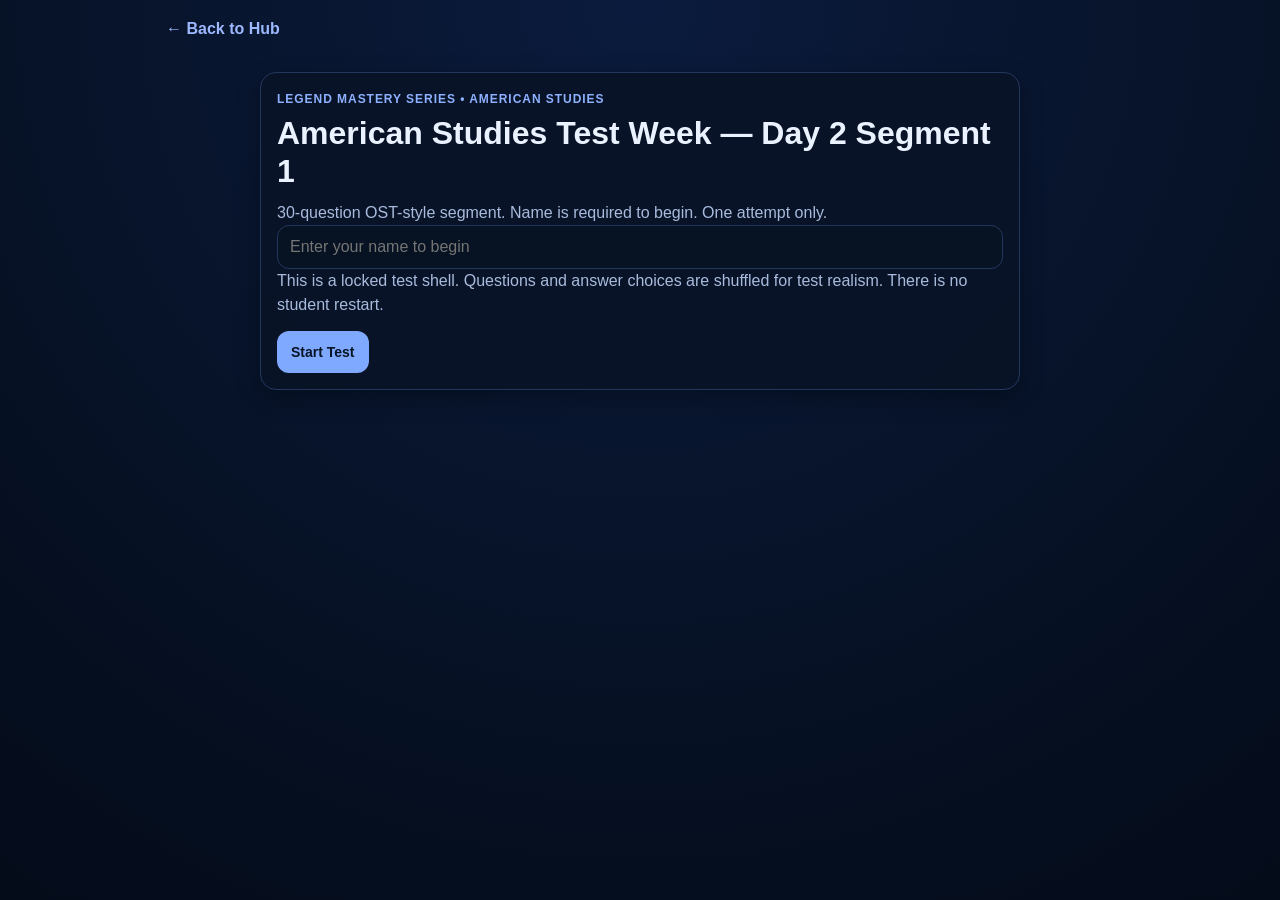
<file: games/day2-segment1.html>
<!doctype html>
<html lang="en">
<head>
  <meta charset="utf-8" />
  <meta name="viewport" content="width=device-width,initial-scale=1" />
  <title>American Studies Test Week — Day 2 Segment 1</title>
  <link rel="stylesheet" href="../styles.css" />
  <style>
    :root{
      --bg:#071226;
      --panel:#0b1730;
      --line:#23365c;
      --text:#eaf2ff;
      --muted:#a9bbdd;
      --warn:#f4b740;
      --good:#4fd18b;
    }
    *{box-sizing:border-box}
    html,body{
      margin:0;
      padding:0;
      background:radial-gradient(circle at top,#0b1b3d 0%,#061124 65%,#040b19 100%);
      color:var(--text);
      font-family:Arial, Helvetica, sans-serif;
    }
    body{min-height:100vh}
    .wrap{max-width:980px;margin:0 auto;padding:20px 16px 40px}
    .back-link{display:inline-block;color:#9db8ff;text-decoration:none;font-weight:700;margin-bottom:10px}
    .topbar{display:flex;justify-content:space-between;align-items:flex-start;gap:12px;flex-wrap:wrap;margin-bottom:12px}
    .topbar-left,.topbar-right{display:flex;gap:8px;flex-wrap:wrap;align-items:center}
    .pill,.tag{
      border:1px solid var(--line);background:#081326;color:var(--text);
      border-radius:999px;padding:6px 10px;font-size:13px;font-weight:700;
    }
    .panel{
      background:rgba(8,19,38,.92);border:1px solid var(--line);border-radius:16px;
      padding:16px;margin-bottom:14px;box-shadow:0 8px 24px rgba(0,0,0,.28);
    }
    .name-card{max-width:760px;margin:24px auto 0}
    .kicker{
      color:#8eb1ff;font-size:12px;font-weight:800;text-transform:uppercase;
      letter-spacing:.08em;margin-bottom:8px;
    }
    h1,h2{margin:0 0 10px;line-height:1.2}
    .sub,.help,.muted{color:var(--muted);line-height:1.5}
    .input{
      width:100%;min-height:44px;border-radius:12px;border:1px solid var(--line);
      background:#071222;color:var(--text);padding:10px 12px;font-size:16px;
    }
    .stats{display:grid;grid-template-columns:repeat(4,minmax(0,1fr));gap:10px}
    .stat{background:#081326;border:1px solid var(--line);border-radius:12px;padding:12px}
    .stat-label{color:var(--muted);font-size:12px;font-weight:800;text-transform:uppercase;margin-bottom:6px}
    .stat-value{font-size:18px;font-weight:800;color:var(--text)}
    .progress-wrap{
      margin-top:12px;width:100%;height:12px;border-radius:999px;overflow:hidden;
      background:#071222;border:1px solid var(--line);
    }
    .progress-bar{height:100%;background:linear-gradient(90deg,#6ea2ff,#9bc2ff)}
    .question-card{margin-top:4px}
    .q-type{color:#9db8ff;font-size:13px;font-weight:800;margin-bottom:10px}
    .q-stem{font-size:22px;line-height:1.35;font-weight:800;margin-bottom:16px}
    .prompt-box,.passage{
      background:#081326;border:1px solid var(--line);border-radius:12px;
      padding:12px;margin-bottom:14px;line-height:1.6;
    }
    .choices{display:grid;gap:10px}
    .choice{
      width:100%;text-align:left;border:1px solid var(--line);background:#071222;color:var(--text);
      border-radius:12px;padding:12px 14px;min-height:50px;font-size:16px;font-weight:700;cursor:pointer;
    }
    .choice:hover{border-color:#5f8fff}
    .choice.selected{background:#11254b;border-color:#79a9ff}
    .choice-letter{display:inline-block;min-width:28px;color:#aecdff}
    .footer-actions{display:flex;gap:10px;flex-wrap:wrap;align-items:center;margin-top:14px}
    button{
      min-height:42px;border:none;border-radius:12px;padding:10px 14px;font-size:14px;font-weight:800;
      cursor:pointer;background:#7ea9ff;color:#071426;
    }
    button.secondary{background:#1a2d52;color:var(--text);border:1px solid var(--line)}
    button.warn{background:#f4b740;color:#2a1b00}
    button:disabled{opacity:.45;cursor:not-allowed}
    .review-box{display:grid;gap:12px;margin-top:12px}
    .review-item{border:1px solid var(--line);border-radius:12px;padding:12px;background:#081326}
    .review-top{display:flex;justify-content:space-between;gap:10px;align-items:center;margin-bottom:8px}
    .sep{border:none;border-top:1px solid var(--line);margin:16px 0}
    .result-ready{color:var(--good)}
    .result-review{color:var(--warn)}
    @media (max-width:760px){
      .stats{grid-template-columns:repeat(2,minmax(0,1fr))}
      .q-stem{font-size:18px}
    }
  </style>
</head>
<body>
  <div class="wrap" id="app"></div>

<script>
const SCRIPT_URL = "https://script.google.com/macros/s/AKfycbxs-3yj0_p8rPFP3H3a3E8vv6YXBH6U3ssNs_Wv5JM_Zm_8XwmBwrtaDNpBUfyjKmauOg/exec";

const TEST_META = {
  subject: "American Studies",
  week: "OST Practice Week",
  day: "Day 2",
  segment: "Segment 1",
  title: "American Studies Test Week — Day 2 Segment 1",
  focus: "Recognition / Evidence"
};

const ATTEMPT_KEY = "AMSTUD_D2_S1_ATTEMPT_LOCK";
const STORAGE_KEY = "LEGEND_AMSTUD_D2_S1_STATE_V1";
const TEACHER_SECRET = "legend";
const TEACHER_OVERRIDE = new URLSearchParams(location.search).get("unlock") === TEACHER_SECRET;

const QUESTION_BANK = [
  {
    "id": "D2S1-Q01",
    "type": "mc",
    "cs": "CS 1",
    "efl": "Analyze and evaluate the credibility of primary and secondary sources.",
    "contentElaboration": "author perspective and reliability",
    "stem": "Which source would usually be most useful as a primary source for studying trench warfare in World War I?",
    "choices": [
      "a soldier's diary from 1917",
      "a textbook published in 2018",
      "a modern documentary summary",
      "a recent encyclopedia entry"
    ],
    "answer": [
      0
    ],
    "explain": "A diary created by someone who experienced the event is a primary source."
  },
  {
    "id": "D2S1-Q02",
    "type": "mc",
    "cs": "CS 2",
    "efl": "Develop a thesis and use evidence to support a position.",
    "contentElaboration": "claim and supporting evidence",
    "stem": "Which evidence best supports a claim that industrialization changed daily urban life?",
    "choices": [
      "records showing factory schedules, tenement growth, and trolley expansion",
      "a list of presidents before 1800",
      "a map of colonial exports only",
      "an article about the Louisiana Purchase"
    ],
    "answer": [
      0
    ],
    "explain": "The strongest evidence directly connects industrialization to city living patterns."
  },
  {
    "id": "D2S1-Q03",
    "type": "mc",
    "cs": "CS 3",
    "efl": "Analyze cause, effect, sequence, and correlation.",
    "contentElaboration": "historical causation",
    "stem": "Which event is most clearly a cause of increased immigration to northern industrial cities in the late 1800s?",
    "choices": [
      "expansion of factory jobs",
      "collapse of the Atlantic Ocean",
      "end of urban transportation",
      "elimination of all wage labor"
    ],
    "answer": [
      0
    ],
    "explain": "Industrial jobs pulled many immigrants into growing cities."
  },
  {
    "id": "D2S1-Q04",
    "type": "mc",
    "cs": "CS 4",
    "efl": "Explain the ideals of the Declaration of Independence.",
    "contentElaboration": "natural rights and consent of the governed",
    "stem": "Which phrase from the Declaration most directly supports the idea that government gets power from the people?",
    "choices": [
      "consent of the governed",
      "mercantilist regulation",
      "divine right of kings",
      "unlimited executive power"
    ],
    "answer": [
      0
    ],
    "explain": "The Declaration states that just powers come from the consent of the governed."
  },
  {
    "id": "D2S1-Q05",
    "type": "matching",
    "cs": "CS 5",
    "efl": "Explain precedents established by the Northwest Ordinance.",
    "contentElaboration": "territories, liberties, education",
    "stem": "Match each Northwest Ordinance principle to its result.",
    "left": [
      "Territories could become states",
      "Public education was encouraged",
      "Civil liberties were protected"
    ],
    "right": [
      "Path to admission into the Union",
      "Importance of schooling in new settlements",
      "Rights protections in territorial government"
    ],
    "answer": [
      0,
      1,
      2
    ],
    "explain": "The ordinance established statehood, schooling, and civil-liberty precedents."
  },
  {
    "id": "D2S1-Q06",
    "type": "mc",
    "cs": "CS 6",
    "efl": "Explain how the Constitution establishes limited government.",
    "contentElaboration": "enumerated powers and separation of powers",
    "stem": "Which constitutional idea best shows limited government?",
    "choices": [
      "Government officials must act within powers granted by law",
      "The president may ignore all laws in emergencies",
      "Congress may abolish elections",
      "States have no protected role"
    ],
    "answer": [
      0
    ],
    "explain": "Limited government means officials are constrained by the Constitution and laws."
  },
  {
    "id": "D2S1-Q07",
    "type": "multiselect",
    "cs": "CS 7",
    "efl": "Compare Federalist and Anti-Federalist arguments.",
    "contentElaboration": "ratification debate",
    "stem": "Which two ideas were most closely associated with the Anti-Federalists? Select two.",
    "choices": [
      "fear of centralized power",
      "support for a bill of rights",
      "desire to eliminate state governments",
      "belief that liberty required no protections"
    ],
    "answer": [
      0,
      1
    ],
    "explain": "Anti-Federalists worried about central power and wanted explicit rights protections."
  },
  {
    "id": "D2S1-Q08",
    "type": "passage-mcq",
    "cs": "CS 8",
    "efl": "Analyze how industrialization transformed the economy.",
    "contentElaboration": "industrial growth and urbanization",
    "passage": "A graph shows factory employment rising sharply while the share of the workforce in agriculture steadily falls between 1870 and 1910.",
    "stem": "Which conclusion is best supported by the graph?",
    "choices": [
      "The economy was shifting from agrarian to industrial production",
      "The nation was abandoning cities for farms",
      "Industrialization ended the need for transportation",
      "Most workers moved into plantation agriculture"
    ],
    "answer": [
      0
    ],
    "explain": "The graph shows a transition away from farm labor toward industrial work."
  },
  {
    "id": "D2S1-Q09",
    "type": "mc",
    "cs": "CS 9",
    "efl": "Explain the causes and effects of immigration, internal migration, and urbanization.",
    "contentElaboration": "city growth and social conditions",
    "stem": "Which condition was most often linked to rapid urbanization in the late 1800s?",
    "choices": [
      "overcrowded tenements and sanitation problems",
      "the disappearance of ethnic neighborhoods",
      "universal suburban living",
      "decline of factory employment"
    ],
    "answer": [
      0
    ],
    "explain": "Fast city growth often produced overcrowding and poor sanitation."
  },
  {
    "id": "D2S1-Q10",
    "type": "mc",
    "cs": "CS 10",
    "efl": "Explain how westward settlement intensified conflict with American Indians.",
    "contentElaboration": "reservation policy and resistance",
    "stem": "Which federal policy most directly reduced tribal landholdings and promoted assimilation?",
    "choices": [
      "Dawes Act",
      "Marshall Plan",
      "Pendleton Act",
      "Social Security Act"
    ],
    "answer": [
      0
    ],
    "explain": "The Dawes Act divided tribal lands into individual allotments."
  },
  {
    "id": "D2S1-Q11",
    "type": "mc",
    "cs": "CS 11",
    "efl": "Explain how racial discrimination was institutionalized after Reconstruction.",
    "contentElaboration": "Jim Crow and segregation",
    "stem": "Which phrase best describes the purpose of Jim Crow laws?",
    "choices": [
      "to enforce racial segregation",
      "to guarantee equal voting access",
      "to expand Reconstruction protections",
      "to end poll taxes and literacy tests"
    ],
    "answer": [
      0
    ],
    "explain": "Jim Crow laws legally enforced segregation and inequality."
  },
  {
    "id": "D2S1-Q12",
    "type": "mc",
    "cs": "CS 12",
    "efl": "Analyze Progressive reforms and their success in addressing social and economic problems.",
    "contentElaboration": "government regulation",
    "stem": "Which reform is most closely associated with the Progressive Era?",
    "choices": [
      "Pure Food and Drug Act",
      "Kansas-Nebraska Act",
      "Compromise of 1850",
      "Alien and Sedition Acts"
    ],
    "answer": [
      0
    ],
    "explain": "The Pure Food and Drug Act was a hallmark Progressive consumer-protection reform."
  },
  {
    "id": "D2S1-Q13",
    "type": "mc",
    "cs": "CS 13",
    "efl": "Explain the causes and consequences of American imperialism.",
    "contentElaboration": "Spanish-American War and expansion",
    "stem": "Which result followed the Spanish-American War?",
    "choices": [
      "The United States gained overseas territories",
      "The United States ended foreign involvement forever",
      "The Articles of Confederation were restored",
      "States lost all local governments"
    ],
    "answer": [
      0
    ],
    "explain": "The war marked an expansion of U.S. overseas influence and territory."
  },
  {
    "id": "D2S1-Q14",
    "type": "mc",
    "cs": "CS 14",
    "efl": "Explain the causes of American imperialism.",
    "contentElaboration": "economic and strategic motives",
    "stem": "Which was a major reason the United States pursued imperialism in the late 1800s?",
    "choices": [
      "desire for new markets and strategic bases",
      "wish to end naval power",
      "rejection of overseas trade",
      "need to reduce industrial output"
    ],
    "answer": [
      0
    ],
    "explain": "Economic markets and strategic position were common motives for imperialism."
  },
  {
    "id": "D2S1-Q15",
    "type": "mc",
    "cs": "CS 15",
    "efl": "Explain how World War I affected the United States and the world.",
    "contentElaboration": "mobilization and war impact",
    "stem": "Which development best shows how World War I affected the United States?",
    "choices": [
      "greater federal mobilization of industry and transportation",
      "complete withdrawal from world affairs during the war",
      "end of propaganda campaigns",
      "abolition of the draft before the war ended"
    ],
    "answer": [
      0
    ],
    "explain": "WWI led to major federal coordination of the wartime economy."
  },
  {
    "id": "D2S1-Q16",
    "type": "mc",
    "cs": "CS 16",
    "efl": "Explain how postwar prosperity and technology changed American life.",
    "contentElaboration": "consumer culture and suburban growth",
    "stem": "Which innovation most helped expand suburban living after World War II?",
    "choices": [
      "highways and widespread automobile use",
      "the decline of home ownership",
      "the elimination of consumer credit",
      "the end of road construction"
    ],
    "answer": [
      0
    ],
    "explain": "Cars and highway building made suburban commuting possible on a large scale."
  },
  {
    "id": "D2S1-Q17",
    "type": "mc",
    "cs": "CS 17",
    "efl": "Explain how social and cultural tensions developed in the 1920s.",
    "contentElaboration": "modernism vs traditionalism",
    "stem": "Which issue best reflects the social tensions of the 1920s?",
    "choices": [
      "conflict between traditional values and modern culture",
      "universal agreement over immigration",
      "end of rural-urban differences",
      "disappearance of nativism"
    ],
    "answer": [
      0
    ],
    "explain": "The 1920s featured strong debates over modern and traditional values."
  },
  {
    "id": "D2S1-Q18",
    "type": "mc",
    "cs": "CS 18",
    "efl": "Explain the causes of the Great Depression.",
    "contentElaboration": "speculation, debt, and weak banking",
    "stem": "Which factor contributed most directly to the Great Depression?",
    "choices": [
      "stock market speculation and weak banking practices",
      "the elimination of credit",
      "the end of industrial production before 1920",
      "the absence of consumer debt"
    ],
    "answer": [
      0
    ],
    "explain": "Speculation and fragile financial systems were major causes of the Depression."
  },
  {
    "id": "D2S1-Q19",
    "type": "mc",
    "cs": "CS 19",
    "efl": "Explain federal responses to the Great Depression.",
    "contentElaboration": "New Deal programs",
    "stem": "Which statement best describes the New Deal?",
    "choices": [
      "It expanded the federal government's role in economic recovery",
      "It ended all economic regulation",
      "It returned the nation to complete laissez-faire policies",
      "It eliminated relief and public works"
    ],
    "answer": [
      0
    ],
    "explain": "The New Deal increased federal involvement in relief, recovery, and reform."
  },
  {
    "id": "D2S1-Q20",
    "type": "dropdown",
    "cs": "CS 20",
    "efl": "Explain the causes and consequences of World War II.",
    "contentElaboration": "aggression and war",
    "stem": "Choose the best completion.",
    "prompt": "Expansionist actions by Germany, Italy, and Japan in the 1930s most directly contributed to",
    "choices": [
      "the outbreak of World War II",
      "the end of military alliances",
      "the success of permanent neutrality",
      "the collapse of all industrial production"
    ],
    "answer": [
      0
    ],
    "explain": "Aggressive expansion by Axis powers helped trigger World War II."
  },
  {
    "id": "D2S1-Q21",
    "type": "mc",
    "cs": "CS 21",
    "efl": "Explain the U.S. transition from isolationism to involvement in World War II.",
    "contentElaboration": "Neutrality Acts to intervention",
    "stem": "Which policy best shows the United States moving away from strict neutrality before Pearl Harbor?",
    "choices": [
      "Lend-Lease Act",
      "Interstate Commerce Act",
      "Missouri Compromise",
      "Pendleton Act"
    ],
    "answer": [
      0
    ],
    "explain": "Lend-Lease aided the Allies before direct U.S. entry into the war."
  },
  {
    "id": "D2S1-Q22",
    "type": "mc",
    "cs": "CS 22",
    "efl": "Explain the origins of the Cold War.",
    "contentElaboration": "superpower rivalry",
    "stem": "The Cold War was primarily a rivalry between which two powers?",
    "choices": [
      "the United States and the Soviet Union",
      "Spain and Portugal",
      "Britain and France",
      "Mexico and Canada"
    ],
    "answer": [
      0
    ],
    "explain": "The Cold War centered on competition between the U.S. and USSR."
  },
  {
    "id": "D2S1-Q23",
    "type": "mc",
    "cs": "CS 23",
    "efl": "Explain major events and patterns of the Cold War.",
    "contentElaboration": "containment and conflict zones",
    "stem": "Which policy best describes the U.S. effort to stop the spread of communism?",
    "choices": [
      "containment",
      "mercantilism",
      "appeasement",
      "isolationism"
    ],
    "answer": [
      0
    ],
    "explain": "Containment guided many U.S. Cold War decisions."
  },
  {
    "id": "D2S1-Q24",
    "type": "mc",
    "cs": "CS 24",
    "efl": "Explain how the Cold War affected domestic life.",
    "contentElaboration": "anti-communism",
    "stem": "Which domestic trend is most associated with the Cold War?",
    "choices": [
      "fear of communist influence within the United States",
      "the end of military preparedness",
      "collapse of television use",
      "abolition of loyalty investigations"
    ],
    "answer": [
      0
    ],
    "explain": "Anti-communist fear deeply affected domestic politics and culture."
  },
  {
    "id": "D2S1-Q25",
    "type": "mc",
    "cs": "CS 25",
    "efl": "Explain the struggle for racial equality after World War II.",
    "contentElaboration": "civil rights movement",
    "stem": "Which movement most directly challenged segregation after World War II?",
    "choices": [
      "the civil rights movement",
      "the temperance movement",
      "the Populist movement",
      "the Know-Nothing movement"
    ],
    "answer": [
      0
    ],
    "explain": "The postwar civil rights movement challenged segregation and discrimination."
  },
  {
    "id": "D2S1-Q26",
    "type": "multiselect",
    "cs": "CS 26",
    "efl": "Explain postwar social movements.",
    "contentElaboration": "rights activism",
    "stem": "Which two developments reflect postwar social movements? Select two.",
    "choices": [
      "women's rights activism",
      "greater demands for equality by marginalized groups",
      "restoration of monarchy",
      "end of protest politics"
    ],
    "answer": [
      0,
      1
    ],
    "explain": "Many postwar movements sought broader rights and equality."
  },
  {
    "id": "D2S1-Q27",
    "type": "mc",
    "cs": "CS 27",
    "efl": "Explain how the Cold War ended.",
    "contentElaboration": "collapse of communist governments",
    "stem": "Which development signaled the decline of Soviet control in Eastern Europe?",
    "choices": [
      "collapse of communist governments",
      "creation of the Articles of Confederation",
      "passage of the Dawes Act",
      "end of the Marshall Plan before 1950"
    ],
    "answer": [
      0
    ],
    "explain": "The fall of communist governments marked the Cold War's end phase."
  },
  {
    "id": "D2S1-Q28",
    "type": "mc",
    "cs": "CS 28",
    "efl": "Explain how post-Cold War foreign and domestic issues shaped the United States.",
    "contentElaboration": "changing global role",
    "stem": "After the Cold War, U.S. foreign policy was best described as",
    "choices": [
      "still active in international affairs",
      "uninterested in all alliances",
      "limited to domestic issues only",
      "free from all foreign-policy debates"
    ],
    "answer": [
      0
    ],
    "explain": "The United States remained deeply involved internationally after the Cold War."
  },
  {
    "id": "D2S1-Q29",
    "type": "mc",
    "cs": "CS 29",
    "efl": "Explain how demographic and economic changes have affected modern America.",
    "contentElaboration": "service economy",
    "stem": "Which trend best reflects the modern U.S. economy?",
    "choices": [
      "growth of service-sector employment",
      "return to plantation agriculture",
      "end of technology use",
      "elimination of trade"
    ],
    "answer": [
      0
    ],
    "explain": "Service-sector growth is a major modern economic shift."
  },
  {
    "id": "D2S1-Q30",
    "type": "mc",
    "cs": "CS 30",
    "efl": "Analyze changes in the modern economy.",
    "contentElaboration": "globalization",
    "stem": "Which factor has most increased global economic interdependence?",
    "choices": [
      "faster communication and transportation",
      "the end of trade agreements",
      "the decline of investment",
      "slower access to information"
    ],
    "answer": [
      0
    ],
    "explain": "Modern communication and transportation connect economies more tightly."
  }
];

function hash32(str){
  let h = 2166136261 >>> 0;
  for(let i=0;i<str.length;i++){ h ^= str.charCodeAt(i); h = Math.imul(h, 16777619); }
  return h >>> 0;
}
function mulberry32(a){
  return function(){
    let t = a += 0x6D2B79F5;
    t = Math.imul(t ^ (t >>> 15), t | 1);
    t ^= t + Math.imul(t ^ (t >>> 7), t | 61);
    return ((t ^ (t >>> 14)) >>> 0) / 4294967296;
  };
}
function shuffleArray(arr, seedStr){
  const a = arr.slice(), rand = mulberry32(hash32(seedStr));
  for(let i=a.length-1;i>0;i--){ const j = Math.floor(rand() * (i + 1)); [a[i], a[j]] = [a[j], a[i]]; }
  return a;
}
function shuffleIndices(length, seedStr){
  const arr = Array.from({length}, (_, i) => i), rand = mulberry32(hash32(seedStr));
  for(let i=arr.length-1;i>0;i--){ const j = Math.floor(rand() * (i + 1)); [arr[i], arr[j]] = [arr[j], arr[i]]; }
  return arr;
}
function cloneQuestion(q){ return JSON.parse(JSON.stringify(q)); }
function remapQuestion(q, seedStr){
  const question = cloneQuestion(q);
  if(question.type === "mc" || question.type === "multiselect" || question.type === "dropdown" || question.type === "passage-mcq"){
    if(Array.isArray(question.choices) && question.choices.length > 1){
      const order = shuffleIndices(question.choices.length, seedStr), inverseMap = {};
      order.forEach((oldIdx, newIdx) => inverseMap[oldIdx] = newIdx);
      question.choices = order.map(i => question.choices[i]);
      question.answer = question.answer.map(oldIdx => inverseMap[oldIdx]).sort((a,b)=>a-b);
    }
  }
  if(question.type === "partab"){
    if(Array.isArray(question.partA?.choices) && question.partA.choices.length > 1){
      const orderA = shuffleIndices(question.partA.choices.length, `${seedStr}|partA`), inverseA = {};
      orderA.forEach((oldIdx, newIdx) => inverseA[oldIdx] = newIdx);
      question.partA.choices = orderA.map(i => question.partA.choices[i]);
      question.partA.answer = question.partA.answer.map(oldIdx => inverseA[oldIdx]).sort((a,b)=>a-b);
    }
    if(Array.isArray(question.partB?.choices) && question.partB.choices.length > 1){
      const orderB = shuffleIndices(question.partB.choices.length, `${seedStr}|partB`), inverseB = {};
      orderB.forEach((oldIdx, newIdx) => inverseB[oldIdx] = newIdx);
      question.partB.choices = orderB.map(i => question.partB.choices[i]);
      question.partB.answer = question.partB.answer.map(oldIdx => inverseB[oldIdx]).sort((a,b)=>a-b);
    }
  }
  return question;
}
function escapeHtml(str){
  return String(str ?? "").replace(/[&<>"']/g, s => ({ "&":"&amp;","<":"&lt;",">":"&gt;",'"':"&quot;","'":"&#39;" }[s]));
}
function nowLocalString(d){ return new Date(d).toLocaleString(); }
function formatRuntime(seconds){
  const total = Math.max(0, Math.floor(seconds));
  const h = Math.floor(total / 3600).toString().padStart(2,"0");
  const m = Math.floor((total % 3600) / 60).toString().padStart(2,"0");
  const s = Math.floor(total % 60).toString().padStart(2,"0");
  return `${h}:${m}:${s}`;
}
function letter(i){ return ["A","B","C","D","E","F"][i] || ""; }
function normalizeArray(arr){ return Array.isArray(arr) ? [...arr].sort((a,b)=>a-b) : []; }
function sameArray(a,b){
  const aa = normalizeArray(a), bb = normalizeArray(b);
  return aa.length === bb.length && aa.every((v,i)=>v===bb[i]);
}

let QUESTIONS = [];
let state = { studentName:"", startedAt:null, current:0, answers:[], submitted:false, score:null, attemptNumber:1, questionOrderSeed:null };

function save(){ localStorage.setItem(STORAGE_KEY, JSON.stringify(state)); }
function load(){
  try{
    const raw = localStorage.getItem(STORAGE_KEY);
    if(raw){
      const parsed = JSON.parse(raw);
      if(parsed && !parsed.submitted) state = parsed;
    }
  }catch(err){}
}
function isLocked(){ return TEACHER_OVERRIDE ? false : localStorage.getItem(ATTEMPT_KEY) === "USED"; }
function teacherBadge(){ return TEACHER_OVERRIDE ? `<span class="pill">Teacher Override Active</span>` : ``; }
function teacherUnlockNow(){ localStorage.removeItem(ATTEMPT_KEY); localStorage.removeItem(STORAGE_KEY); location.reload(); }
function countAnswered(){ return state.answers.filter(a => a !== null).length; }
function buildQuestions(){
  const seed = state.questionOrderSeed || "default-seed";
  QUESTIONS = QUESTION_BANK.map((q, idx) => remapQuestion(q, `${seed}|${q.id || idx}|choices`));
  QUESTIONS = shuffleArray(QUESTIONS, `${seed}|question-order`);
  if(!Array.isArray(state.answers) || state.answers.length !== QUESTIONS.length){
    state.answers = Array(QUESTIONS.length).fill(null);
  }
}
function isCorrect(q, answer){
  if(q.type === "mc" || q.type === "multiselect" || q.type === "dropdown" || q.type === "passage-mcq") return sameArray(answer, q.answer);
  if(q.type === "matching") return sameArray(answer, q.answer);
  if(q.type === "partab"){
    if(!answer || !Array.isArray(answer.partA) || !Array.isArray(answer.partB)) return false;
    return sameArray(answer.partA, q.partA.answer) && sameArray(answer.partB, q.partB.answer);
  }
  return false;
}
function currentAnswerLabel(q, ans){
  if(ans === null) return "No answer";
  if(q.type === "mc" || q.type === "multiselect" || q.type === "dropdown" || q.type === "passage-mcq") return ans.map(i => letter(i)).join(", ");
  if(q.type === "matching") return "Answered";
  if(q.type === "partab"){
    const a = (ans.partA || []).map(i => letter(i)).join(", ");
    const b = (ans.partB || []).map(i => letter(i)).join(", ");
    return `Part A: ${a || "-"} | Part B: ${b || "-"}`;
  }
  return "Answered";
}

function buildLockedScreen(){
  document.getElementById("app").innerHTML = `
    <a class="back-link" href="../index.html">← Back to Hub</a>
    <div class="panel">
      <div class="kicker">Attempt Locked</div>
      <h1>${TEST_META.title}</h1>
      <p class="sub">This segment has already been completed on this device/browser.</p>
      <div class="footer-actions">
        ${TEACHER_OVERRIDE ? `<button class="warn" onclick="teacherUnlockNow()">Teacher Unlock This Browser</button>` : ``}
        <button onclick="location.href='../index.html'">Back to Hub</button>
      </div>
    </div>`;
}
function buildIntro(){
  document.getElementById("app").innerHTML = `
    <a class="back-link" href="../index.html">← Back to Hub</a>
    <div class="panel name-card">
      <div class="kicker">Legend Mastery Series • American Studies</div>
      <h1>${TEST_META.title}</h1>
      <p class="sub">30-question OST-style segment. Name is required to begin. One attempt only.</p>
      <input id="nameInput" class="input" type="text" maxlength="60" placeholder="Enter your name to begin" />
      <div class="help">This is a locked test shell. Questions and answer choices are shuffled for test realism. There is no student restart.</div>
      <div class="footer-actions">
        ${TEACHER_OVERRIDE ? `<span class="tag">Teacher Override Active</span>` : ``}
        <button id="startBtn">Start Test</button>
      </div>
    </div>`;
  document.getElementById("startBtn").onclick = () => {
    const name = document.getElementById("nameInput").value.trim();
    if(!name){ alert("Enter your name to begin."); return; }
    state.studentName = name;
    state.startedAt = new Date().toISOString();
    state.attemptNumber = 1;
    state.questionOrderSeed = `${state.studentName}|${state.startedAt}|${TEST_META.title}`;
    buildQuestions(); save(); renderTest();
  };
}
function confirmReviewOpen(){ if(confirm("Open the review screen? From there, students can inspect answers and submit the segment.")) reviewScreen(); }

function buildTopbar(){
  const started = new Date(state.startedAt);
  const runtime = formatRuntime((Date.now() - started.getTime()) / 1000);
  const answered = countAnswered();
  const progressPct = Math.round((answered / QUESTIONS.length) * 100);
  return `
    <a class="back-link" href="../index.html">← Back to Hub</a>
    <div class="topbar">
      <div class="topbar-left">${TEACHER_OVERRIDE ? `<button class="warn" onclick="teacherUnlockNow()">Teacher Unlock</button>` : ``}</div>
      <div class="topbar-right">
        <button class="secondary" onclick="confirmReviewOpen()">Open Review Screen</button>
        ${teacherBadge()}
        <span class="pill">Name: ${escapeHtml(state.studentName)}</span>
        <span class="pill">Attempt: ${state.attemptNumber}</span>
        <span class="pill">Started: ${escapeHtml(nowLocalString(started))}</span>
        <span class="pill">Runtime: <span id="runtimeDisplay">${runtime}</span></span>
      </div>
    </div>
    <div class="panel">
      <div class="stats">
        <div class="stat"><div class="stat-label">Test</div><div class="stat-value">${TEST_META.day} ${TEST_META.segment}</div></div>
        <div class="stat"><div class="stat-label">Focus</div><div class="stat-value">${TEST_META.focus}</div></div>
        <div class="stat"><div class="stat-label">Progress</div><div class="stat-value">${answered} / ${QUESTIONS.length}</div></div>
        <div class="stat"><div class="stat-label">Completion</div><div class="stat-value">${progressPct}%</div></div>
      </div>
      <div class="progress-wrap"><div class="progress-bar" style="width:${progressPct}%"></div></div>
    </div>`;
}
function renderQuestion(){
  const q = QUESTIONS[state.current], currentAnswer = state.answers[state.current];
  document.getElementById("app").innerHTML = buildTopbar() + `
    <div class="panel question-card">
      <div class="q-type">Question ${state.current + 1} of ${QUESTIONS.length} • ${escapeHtml(q.type.toUpperCase())} • ${escapeHtml(q.cs)}</div>
      ${q.passage ? `<div class="passage">${escapeHtml(q.passage)}</div>` : ``}
      ${q.prompt ? `<div class="prompt-box">${escapeHtml(q.prompt)}</div>` : ``}
      <div class="q-stem">${escapeHtml(q.stem)}</div>
      ${renderInputForQuestion(q, currentAnswer)}
      <div class="footer-actions">
        <button class="secondary" ${state.current === 0 ? "disabled" : ""} onclick="prevQuestion()">Previous</button>
        <button class="secondary" onclick="skipQuestion()">Skip</button>
      </div>
    </div>`;
}
function renderInputForQuestion(q, currentAnswer){
  if(q.type === "mc" || q.type === "passage-mcq"){
    return `<div class="choices">${q.choices.map((choice, i) => `
      <button class="choice ${currentAnswer !== null && currentAnswer[0] === i ? "selected" : ""}" onclick="selectMc(${i})">
        <span class="choice-letter">${letter(i)}.</span> ${escapeHtml(choice)}
      </button>`).join("")}</div>`;
  }
  if(q.type === "multiselect"){
    const selected = Array.isArray(currentAnswer) ? currentAnswer : [];
    return `<div class="help">Select all correct answers.</div>
      <div class="choices">${q.choices.map((choice, i) => `
        <button class="choice ${selected.includes(i) ? "selected" : ""}" onclick="toggleMulti(${i})">
          <span class="choice-letter">${letter(i)}.</span> ${escapeHtml(choice)}
        </button>`).join("")}</div>
      <div class="footer-actions" style="margin-top:12px;"><button onclick="commitMulti()">Save Answer</button></div>`;
  }
  if(q.type === "dropdown"){
    const selected = Array.isArray(currentAnswer) && currentAnswer.length ? currentAnswer[0] : "";
    return `<label class="inline-label" for="dropdownAnswer">Choose one answer</label>
      <select id="dropdownAnswer" class="input">
        <option value="">-- Select an answer --</option>
        ${q.choices.map((choice, i) => `<option value="${i}" ${String(selected)===String(i) ? "selected" : ""}>${escapeHtml(choice)}</option>`).join("")}
      </select>
      <div class="footer-actions" style="margin-top:12px;"><button onclick="commitDropdown()">Save Answer</button></div>`;
  }
  if(q.type === "matching"){
    const selected = Array.isArray(currentAnswer) ? currentAnswer : Array(q.left.length).fill("");
    return `<div class="choices">${q.left.map((leftText, idx) => `
      <div class="panel" style="margin:0;padding:12px;">
        <div class="muted" style="margin-bottom:8px;font-weight:700;">${idx + 1}. ${escapeHtml(leftText)}</div>
        <select class="input" id="match_${idx}">
          <option value="">-- Match --</option>
          ${q.right.map((r, ridx) => `<option value="${ridx}" ${String(selected[idx])===String(ridx) ? "selected" : ""}>${escapeHtml(r)}</option>`).join("")}
        </select>
      </div>`).join("")}</div>
      <div class="footer-actions" style="margin-top:12px;"><button onclick="commitMatching()">Save Answer</button></div>`;
  }
  if(q.type === "partab"){
    const selectedA = currentAnswer?.partA || [], selectedB = currentAnswer?.partB || [];
    return `<div class="prompt-box"><strong>${escapeHtml(q.partA.stem)}</strong></div>
      <div class="choices">${q.partA.choices.map((choice, i) => `
        <button class="choice ${selectedA.includes(i) ? "selected" : ""}" onclick="selectPart('A', ${i})">
          <span class="choice-letter">${letter(i)}.</span> ${escapeHtml(choice)}
        </button>`).join("")}</div>
      <div class="prompt-box" style="margin-top:14px;"><strong>${escapeHtml(q.partB.stem)}</strong></div>
      <div class="choices">${q.partB.choices.map((choice, i) => `
        <button class="choice ${selectedB.includes(i) ? "selected" : ""}" onclick="selectPart('B', ${i})">
          <span class="choice-letter">${letter(i)}.</span> ${escapeHtml(choice)}
        </button>`).join("")}</div>
      <div class="footer-actions" style="margin-top:12px;"><button onclick="commitPartAB()">Save Answer</button></div>`;
  }
  return `<div class="help">Unsupported question type.</div>`;
}
function renderTest(){ if(state.current < 0) state.current = 0; if(state.current >= QUESTIONS.length) state.current = QUESTIONS.length - 1; renderQuestion(); }

function selectMc(i){ state.answers[state.current] = [i]; save(); if(state.current < QUESTIONS.length - 1){ state.current++; save(); renderQuestion(); } else { confirmReviewOpen(); } }
function toggleMulti(i){
  const current = Array.isArray(state.answers[state.current]) ? [...state.answers[state.current]] : [];
  state.answers[state.current] = current.includes(i) ? current.filter(v => v !== i).sort((a,b)=>a-b) : [...current, i].sort((a,b)=>a-b);
  save(); renderQuestion();
}
function commitMulti(){ if(!Array.isArray(state.answers[state.current]) || !state.answers[state.current].length){ alert("Select at least one answer."); return; } if(state.current < QUESTIONS.length - 1){ state.current++; save(); renderQuestion(); } else { confirmReviewOpen(); } }
function commitDropdown(){ const el = document.getElementById("dropdownAnswer"); if(!el || el.value === ""){ alert("Choose an answer."); return; } state.answers[state.current] = [Number(el.value)]; save(); if(state.current < QUESTIONS.length - 1){ state.current++; save(); renderQuestion(); } else { confirmReviewOpen(); } }
function commitMatching(){
  const q = QUESTIONS[state.current], ans = [];
  for(let i=0;i<q.left.length;i++){ const el = document.getElementById(`match_${i}`); if(!el || el.value === ""){ alert("Complete all matches."); return; } ans.push(Number(el.value)); }
  state.answers[state.current] = ans; save(); if(state.current < QUESTIONS.length - 1){ state.current++; save(); renderQuestion(); } else { confirmReviewOpen(); }
}
function selectPart(which, i){
  const current = state.answers[state.current] || { partA: [], partB: [] };
  const next = { partA:[...(current.partA || [])], partB:[...(current.partB || [])] };
  if(which === "A") next.partA = [i];
  if(which === "B") next.partB = [i];
  state.answers[state.current] = next; save(); renderQuestion();
}
function commitPartAB(){
  const current = state.answers[state.current];
  if(!current || !Array.isArray(current.partA) || !current.partA.length || !Array.isArray(current.partB) || !current.partB.length){ alert("Answer both Part A and Part B."); return; }
  if(state.current < QUESTIONS.length - 1){ state.current++; save(); renderQuestion(); } else { confirmReviewOpen(); }
}
function prevQuestion(){ if(state.current > 0){ state.current--; save(); renderQuestion(); } }
function skipQuestion(){ if(state.current < QUESTIONS.length - 1){ state.current++; save(); renderQuestion(); } else { confirmReviewOpen(); } }
function jumpToQuestion(idx){ state.current = idx; save(); renderQuestion(); }

function reviewScreen(){
  const answered = countAnswered(), unanswered = QUESTIONS.length - answered;
  document.getElementById("app").innerHTML = buildTopbar() + `
    <div class="panel">
      <h2>Review Before Submitting</h2>
      <p class="sub">Answered: ${answered} of ${QUESTIONS.length}. Unanswered: ${unanswered}.</p>
      <div class="review-box">
        ${QUESTIONS.map((q, idx) => `
          <div class="review-item">
            <div class="review-top">
              <strong>Q${String(idx + 1).padStart(2,"0")}</strong>
              <span class="tag">${escapeHtml(q.cs)}</span>
            </div>
            <div class="muted">${escapeHtml(q.stem)}</div>
            <div style="margin-top:8px;">
              ${state.answers[idx] === null ? `<span class="tag">No answer</span>` : `<span class="tag">Answered: ${escapeHtml(currentAnswerLabel(q, state.answers[idx]))}</span>`}
            </div>
            <div class="footer-actions"><button class="secondary" onclick="jumpToQuestion(${idx})">Go to Question</button></div>
          </div>`).join("")}
      </div>
      <hr class="sep">
      <div class="footer-actions">
        <button class="secondary" onclick="renderQuestion()">Back to Test</button>
        <button onclick="submitTest()">Submit Segment</button>
      </div>
    </div>`;
}

async function submitTest(){
  if(state.submitted) return;
  const endedAt = new Date().toISOString();
  const score = QUESTIONS.reduce((sum, q, idx) => sum + (isCorrect(q, state.answers[idx]) ? 1 : 0), 0);
  const accuracy = Math.round((score / QUESTIONS.length) * 100);
  const payload = {
    studentName: state.studentName,
    day: TEST_META.day,
    segment: TEST_META.segment,
    score,
    total: QUESTIONS.length,
    accuracy,
    questions: QUESTIONS.map((q, idx) => ({
      id: q.id,
      type: q.type,
      cs: q.cs,
      efl: q.efl || "",
      contentElaboration: q.contentElaboration || "",
      correct: isCorrect(q, state.answers[idx]) ? 1 : 0
    }))
  };
  try{
    const res = await fetch(SCRIPT_URL, { method:"POST", headers:{ "Content-Type":"text/plain;charset=utf-8" }, body: JSON.stringify(payload) });
    const text = await res.text();
    let parsed = {};
    try{ parsed = JSON.parse(text); }catch(err){}
    if(parsed && parsed.ok === false){ alert(parsed.message || "Submission failed."); return; }
  }catch(err){
    alert("Submission did not reach the spreadsheet. Check the Apps Script URL and deployment settings, then try again.");
    return;
  }
  if(!TEACHER_OVERRIDE) localStorage.setItem(ATTEMPT_KEY, "USED");
  state.submitted = true;
  state.score = score;
  save();
  document.getElementById("app").innerHTML = `
    <a class="back-link" href="../index.html">← Back to Hub</a>
    <div class="panel">
      <div class="kicker">Submission Complete</div>
      <h1>${TEST_META.title}</h1>
      <div class="stats">
        <div class="stat"><div class="stat-label">Name</div><div class="stat-value">${escapeHtml(state.studentName)}</div></div>
        <div class="stat"><div class="stat-label">Attempt</div><div class="stat-value">${state.attemptNumber}</div></div>
        <div class="stat"><div class="stat-label">Date</div><div class="stat-value">${escapeHtml(new Date(endedAt).toLocaleDateString())}</div></div>
        <div class="stat"><div class="stat-label">Start</div><div class="stat-value">${escapeHtml(nowLocalString(state.startedAt))}</div></div>
        <div class="stat"><div class="stat-label">End</div><div class="stat-value">${escapeHtml(nowLocalString(endedAt))}</div></div>
        <div class="stat"><div class="stat-label">Runtime</div><div class="stat-value">${formatRuntime((new Date(endedAt) - new Date(state.startedAt)) / 1000)}</div></div>
        <div class="stat"><div class="stat-label">Score</div><div class="stat-value">${score} / ${QUESTIONS.length}</div></div>
        <div class="stat"><div class="stat-label">Accuracy</div><div class="stat-value">${accuracy}%</div></div>
        <div class="stat"><div class="stat-label">Result</div><div class="stat-value ${accuracy >= 80 ? "result-ready" : "result-review"}">${accuracy >= 80 ? "READY" : "REVIEW"}</div></div>
      </div>
      <div class="footer-actions">
        ${TEACHER_OVERRIDE ? `<button class="warn" onclick="teacherUnlockNow()">Teacher Unlock This Browser</button>` : ``}
        <button onclick="location.href='../index.html'">Back to Hub</button>
      </div>
    </div>`;
  localStorage.removeItem(STORAGE_KEY);
}
function tick(){
  const el = document.getElementById("runtimeDisplay");
  if(el && state.startedAt) el.textContent = formatRuntime((Date.now() - new Date(state.startedAt).getTime()) / 1000);
}

load();
if(isLocked()) buildLockedScreen();
else if(!state.studentName || !state.startedAt) buildIntro();
else { buildQuestions(); renderTest(); }
setInterval(tick, 1000);

window.prevQuestion = prevQuestion;
window.skipQuestion = skipQuestion;
window.reviewScreen = reviewScreen;
window.confirmReviewOpen = confirmReviewOpen;
window.jumpToQuestion = jumpToQuestion;
window.selectMc = selectMc;
window.toggleMulti = toggleMulti;
window.commitMulti = commitMulti;
window.commitDropdown = commitDropdown;
window.commitMatching = commitMatching;
window.selectPart = selectPart;
window.commitPartAB = commitPartAB;
window.submitTest = submitTest;
window.teacherUnlockNow = teacherUnlockNow;
</script>
</body>
</html>
</file>
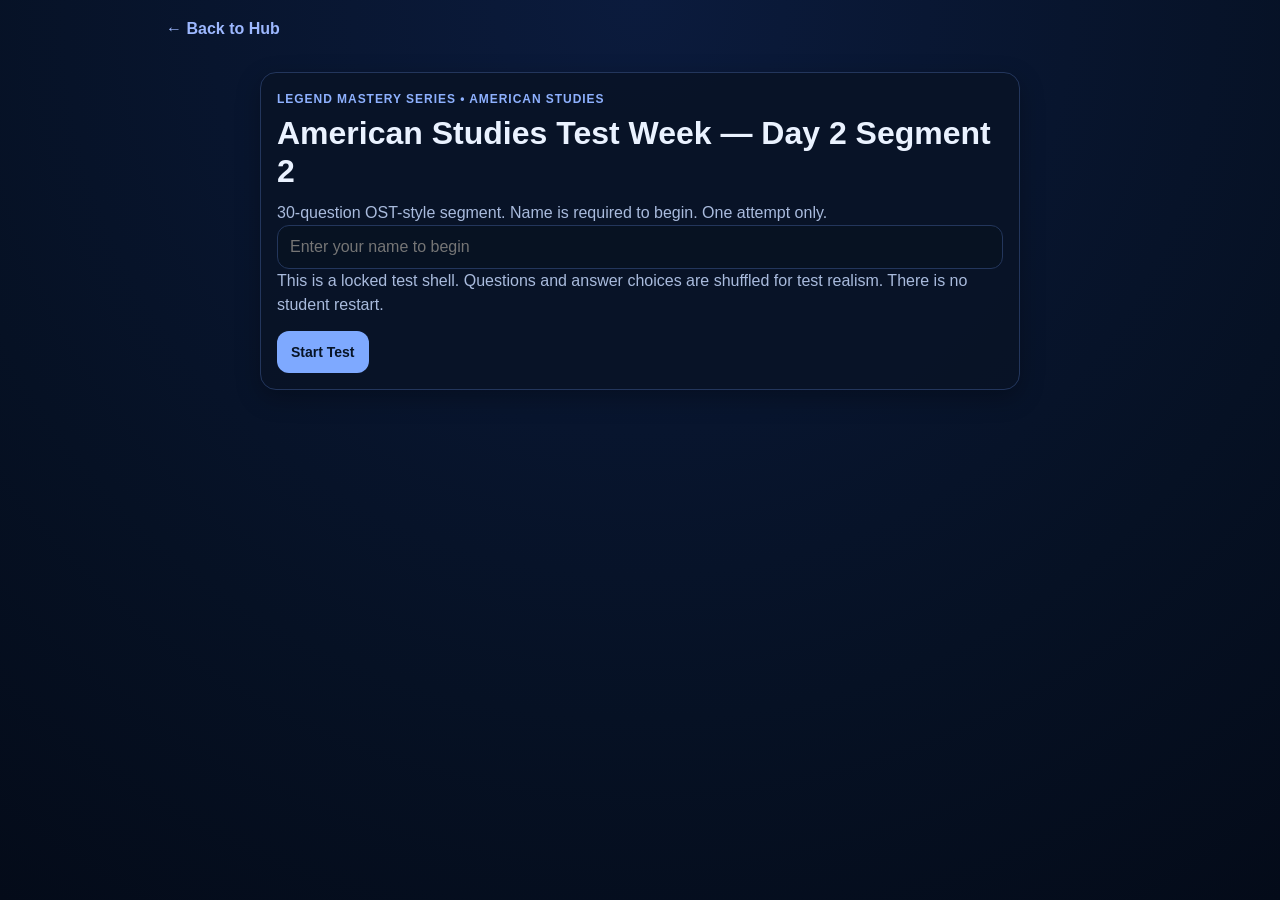
<file: games/day2-segment2.html>
<!doctype html>
<html lang="en">
<head>
  <meta charset="utf-8" />
  <meta name="viewport" content="width=device-width,initial-scale=1" />
  <title>American Studies Test Week — Day 2 Segment 2</title>
  <link rel="stylesheet" href="../styles.css" />
  <style>
    :root{
      --bg:#071226;
      --panel:#0b1730;
      --line:#23365c;
      --text:#eaf2ff;
      --muted:#a9bbdd;
      --warn:#f4b740;
      --good:#4fd18b;
    }
    *{box-sizing:border-box}
    html,body{
      margin:0;
      padding:0;
      background:radial-gradient(circle at top,#0b1b3d 0%,#061124 65%,#040b19 100%);
      color:var(--text);
      font-family:Arial, Helvetica, sans-serif;
    }
    body{min-height:100vh}
    .wrap{max-width:980px;margin:0 auto;padding:20px 16px 40px}
    .back-link{display:inline-block;color:#9db8ff;text-decoration:none;font-weight:700;margin-bottom:10px}
    .topbar{display:flex;justify-content:space-between;align-items:flex-start;gap:12px;flex-wrap:wrap;margin-bottom:12px}
    .topbar-left,.topbar-right{display:flex;gap:8px;flex-wrap:wrap;align-items:center}
    .pill,.tag{
      border:1px solid var(--line);background:#081326;color:var(--text);
      border-radius:999px;padding:6px 10px;font-size:13px;font-weight:700;
    }
    .panel{
      background:rgba(8,19,38,.92);border:1px solid var(--line);border-radius:16px;
      padding:16px;margin-bottom:14px;box-shadow:0 8px 24px rgba(0,0,0,.28);
    }
    .name-card{max-width:760px;margin:24px auto 0}
    .kicker{
      color:#8eb1ff;font-size:12px;font-weight:800;text-transform:uppercase;
      letter-spacing:.08em;margin-bottom:8px;
    }
    h1,h2{margin:0 0 10px;line-height:1.2}
    .sub,.help,.muted{color:var(--muted);line-height:1.5}
    .input{
      width:100%;min-height:44px;border-radius:12px;border:1px solid var(--line);
      background:#071222;color:var(--text);padding:10px 12px;font-size:16px;
    }
    .stats{display:grid;grid-template-columns:repeat(4,minmax(0,1fr));gap:10px}
    .stat{background:#081326;border:1px solid var(--line);border-radius:12px;padding:12px}
    .stat-label{color:var(--muted);font-size:12px;font-weight:800;text-transform:uppercase;margin-bottom:6px}
    .stat-value{font-size:18px;font-weight:800;color:var(--text)}
    .progress-wrap{
      margin-top:12px;width:100%;height:12px;border-radius:999px;overflow:hidden;
      background:#071222;border:1px solid var(--line);
    }
    .progress-bar{height:100%;background:linear-gradient(90deg,#6ea2ff,#9bc2ff)}
    .question-card{margin-top:4px}
    .q-type{color:#9db8ff;font-size:13px;font-weight:800;margin-bottom:10px}
    .q-stem{font-size:22px;line-height:1.35;font-weight:800;margin-bottom:16px}
    .prompt-box,.passage{
      background:#081326;border:1px solid var(--line);border-radius:12px;
      padding:12px;margin-bottom:14px;line-height:1.6;
    }
    .choices{display:grid;gap:10px}
    .choice{
      width:100%;text-align:left;border:1px solid var(--line);background:#071222;color:var(--text);
      border-radius:12px;padding:12px 14px;min-height:50px;font-size:16px;font-weight:700;cursor:pointer;
    }
    .choice:hover{border-color:#5f8fff}
    .choice.selected{background:#11254b;border-color:#79a9ff}
    .choice-letter{display:inline-block;min-width:28px;color:#aecdff}
    .footer-actions{display:flex;gap:10px;flex-wrap:wrap;align-items:center;margin-top:14px}
    button{
      min-height:42px;border:none;border-radius:12px;padding:10px 14px;font-size:14px;font-weight:800;
      cursor:pointer;background:#7ea9ff;color:#071426;
    }
    button.secondary{background:#1a2d52;color:var(--text);border:1px solid var(--line)}
    button.warn{background:#f4b740;color:#2a1b00}
    button:disabled{opacity:.45;cursor:not-allowed}
    .review-box{display:grid;gap:12px;margin-top:12px}
    .review-item{border:1px solid var(--line);border-radius:12px;padding:12px;background:#081326}
    .review-top{display:flex;justify-content:space-between;gap:10px;align-items:center;margin-bottom:8px}
    .sep{border:none;border-top:1px solid var(--line);margin:16px 0}
    .result-ready{color:var(--good)}
    .result-review{color:var(--warn)}
    @media (max-width:760px){
      .stats{grid-template-columns:repeat(2,minmax(0,1fr))}
      .q-stem{font-size:18px}
    }
  </style>
</head>
<body>
  <div class="wrap" id="app"></div>

<script>
const SCRIPT_URL = "https://script.google.com/macros/s/AKfycbxs-3yj0_p8rPFP3H3a3E8vv6YXBH6U3ssNs_Wv5JM_Zm_8XwmBwrtaDNpBUfyjKmauOg/exec";

const TEST_META = {
  subject: "American Studies",
  week: "OST Practice Week",
  day: "Day 2",
  segment: "Segment 2",
  title: "American Studies Test Week — Day 2 Segment 2",
  focus: "Application / Analysis"
};

const ATTEMPT_KEY = "AMSTUD_D2_S2_ATTEMPT_LOCK";
const STORAGE_KEY = "LEGEND_AMSTUD_D2_S2_STATE_V1";
const TEACHER_SECRET = "legend";
const TEACHER_OVERRIDE = new URLSearchParams(location.search).get("unlock") === TEACHER_SECRET;

const QUESTION_BANK = [
  {
    "id": "D2S2-Q01",
    "type": "partab",
    "cs": "CS 31",
    "efl": "Explain how technology and communication affected modern life.",
    "contentElaboration": "instant communication and information flow",
    "passage": "A journalist in New York posts breaking news online. Within minutes, voters, businesses, and media organizations around the world react to it.",
    "partA": {
      "stem": "Part A: Which technology made this rapid global reaction most possible?",
      "choices": [
        "internet-based communication",
        "canal travel",
        "cotton gin",
        "telegraph-only network"
      ],
      "answer": [
        0
      ]
    },
    "partB": {
      "stem": "Part B: What is the best effect of that technology?",
      "choices": [
        "faster global exchange of information",
        "slower political response",
        "less economic coordination",
        "reduced cultural interaction"
      ],
      "answer": [
        0
      ]
    },
    "explain": "Modern internet communication allows information to move globally in real time."
  },
  {
    "id": "D2S2-Q02",
    "type": "passage-mcq",
    "cs": "CS 32",
    "efl": "Explain social and demographic changes in recent America.",
    "contentElaboration": "population shifts and diversity",
    "passage": "Recent census data show population growth in the South and West, continued movement into metropolitan regions, and increasing ethnic and cultural diversity.",
    "stem": "Which conclusion is best supported by the passage?",
    "choices": [
      "Modern America has experienced both regional population shifts and increasing diversity",
      "The population has become less mobile over time",
      "Recent America has returned to a purely rural pattern",
      "All regions have grown at exactly the same rate"
    ],
    "answer": [
      0
    ],
    "explain": "The passage highlights movement, regional change, and diversity."
  },
  {
    "id": "D2S2-Q03",
    "type": "partab",
    "cs": "CS 33",
    "efl": "Explain how domestic and foreign policy issues have shaped recent America.",
    "contentElaboration": "security and civil liberties",
    "passage": "After the September 11 attacks, policymakers debated how to improve national security while also protecting constitutional freedoms.",
    "partA": {
      "stem": "Part A: Which tension is most directly shown in the passage?",
      "choices": [
        "national security versus civil liberties",
        "states versus territories",
        "industry versus agriculture",
        "temperance versus prohibition repeal"
      ],
      "answer": [
        0
      ]
    },
    "partB": {
      "stem": "Part B: Why is that tension significant?",
      "choices": [
        "It affects how far government may go when responding to threats",
        "It proves that the Bill of Rights no longer matters",
        "It eliminates public debate during emergencies",
        "It gives state governments control over foreign wars"
      ],
      "answer": [
        0
      ]
    },
    "explain": "Post-9/11 policy debates often centered on balancing liberty and security."
  },
  {
    "id": "D2S2-Q04",
    "type": "partab",
    "cs": "CS 1",
    "efl": "Analyze and evaluate the credibility of primary and secondary sources.",
    "contentElaboration": "corroboration and perspective",
    "passage": "Source A is a 1905 political cartoon criticizing city corruption. Source B is a 1930 textbook describing Progressive reforms. Source C is a city budget record from 1906.",
    "partA": {
      "stem": "Part A: Which source is most likely a primary source for actual city spending?",
      "choices": [
        "the 1906 city budget record",
        "the 1930 textbook",
        "the later summary article",
        "a modern podcast episode"
      ],
      "answer": [
        0
      ]
    },
    "partB": {
      "stem": "Part B: What should a historian do with the cartoon?",
      "choices": [
        "use it to understand viewpoint and compare it with other evidence",
        "treat it as a neutral statistical report",
        "ignore it because it has opinion",
        "assume it proves every claim by itself"
      ],
      "answer": [
        0
      ]
    },
    "explain": "Budget records provide direct evidence of spending, while cartoons reveal perspective and criticism."
  },
  {
    "id": "D2S2-Q05",
    "type": "passage-mcq",
    "cs": "CS 2",
    "efl": "Develop a thesis and use evidence to support a position.",
    "contentElaboration": "reasoning from evidence",
    "passage": "A student claims that the New Deal changed the relationship between citizens and the federal government. The student cites Social Security, FDIC protections, and public works programs.",
    "stem": "Why is the student's claim well supported?",
    "choices": [
      "The evidence shows expanded federal involvement in economic security and recovery",
      "The evidence proves the federal government withdrew from the economy",
      "The evidence concerns only foreign policy",
      "The evidence has no relationship to citizens' daily lives"
    ],
    "answer": [
      0
    ],
    "explain": "Those examples directly support the claim of expanded federal responsibility."
  },
  {
    "id": "D2S2-Q06",
    "type": "partab",
    "cs": "CS 3",
    "efl": "Analyze cause, effect, sequence, and correlation.",
    "contentElaboration": "push-pull factors and causation",
    "passage": "During World War I, labor demand in northern factories increased while many African Americans faced segregation, violence, and limited opportunity in the South.",
    "partA": {
      "stem": "Part A: Which movement is best explained by the passage?",
      "choices": [
        "Great Migration",
        "Trail of Tears",
        "Dust Bowl migration to California only",
        "Lewis and Clark expedition"
      ],
      "answer": [
        0
      ]
    },
    "partB": {
      "stem": "Part B: Which explanation best describes the causation?",
      "choices": [
        "Both push factors and pull factors encouraged migration",
        "One speech caused the movement by itself",
        "Only foreign immigration explains the movement",
        "Migration cannot be explained historically"
      ],
      "answer": [
        0
      ]
    },
    "explain": "The Great Migration grew from both southern push factors and northern pull factors."
  },
  {
    "id": "D2S2-Q07",
    "type": "mc",
    "cs": "CS 4",
    "efl": "Explain the ideals of the Declaration of Independence.",
    "contentElaboration": "equality and rights",
    "stem": "Which later reform argument most directly drew on the Declaration's ideals?",
    "choices": [
      "Women should have equal political rights because all people possess natural rights",
      "Tariffs should be raised to protect merchants only",
      "The president should rule without limits",
      "Colonies should return to imperial control"
    ],
    "answer": [
      0
    ],
    "explain": "Reformers often invoked natural rights and equality claims from the Declaration."
  },
  {
    "id": "D2S2-Q08",
    "type": "passage-mcq",
    "cs": "CS 5",
    "efl": "Explain precedents established by the Northwest Ordinance.",
    "contentElaboration": "governing new territories",
    "passage": "Congress creates a plan in which western lands are first governed as territories, then may apply for statehood when population and civic structures grow.",
    "stem": "Which earlier law established that kind of precedent?",
    "choices": [
      "Northwest Ordinance",
      "Kansas-Nebraska Act",
      "Compromise of 1850",
      "Embargo Act"
    ],
    "answer": [
      0
    ],
    "explain": "The Northwest Ordinance set the precedent for territorial governance leading to statehood."
  },
  {
    "id": "D2S2-Q09",
    "type": "partab",
    "cs": "CS 6",
    "efl": "Explain how the Constitution establishes limited government.",
    "contentElaboration": "checks, balances, and federalism",
    "passage": "A president wants to spend money on a new national program, but Congress refuses to appropriate the funds and courts review whether the action fits constitutional limits.",
    "partA": {
      "stem": "Part A: Which constitutional principle is best illustrated?",
      "choices": [
        "limited government",
        "mercantilism",
        "imperialism",
        "laissez-faire"
      ],
      "answer": [
        0
      ]
    },
    "partB": {
      "stem": "Part B: Why?",
      "choices": [
        "Different branches can restrict power through constitutional rules",
        "One branch may exercise unlimited authority",
        "States control all national spending",
        "Courts may not review government actions"
      ],
      "answer": [
        0
      ]
    },
    "explain": "The scenario shows power constrained by law and by other branches."
  },
  {
    "id": "D2S2-Q10",
    "type": "partab",
    "cs": "CS 7",
    "efl": "Compare Federalist and Anti-Federalist arguments.",
    "contentElaboration": "ratification debate and Bill of Rights",
    "passage": "During ratification, one group argued that a stronger national government was necessary for order, while another warned that liberty needed specific protections against federal power.",
    "partA": {
      "stem": "Part A: Which group most likely demanded a bill of rights?",
      "choices": [
        "Anti-Federalists",
        "Federalists who opposed all amendments",
        "supporters of mercantilism",
        "industrial reformers"
      ],
      "answer": [
        0
      ]
    },
    "partB": {
      "stem": "Part B: What was their main concern?",
      "choices": [
        "A strong central government could threaten individual liberties",
        "The states had too little power over foreign empires",
        "The Constitution created too many monarchs",
        "Urbanization would stop"
      ],
      "answer": [
        0
      ]
    },
    "explain": "Anti-Federalists feared concentrated power and pushed for rights protections."
  },
  {
    "id": "D2S2-Q11",
    "type": "passage-mcq",
    "cs": "CS 8",
    "efl": "Analyze how industrialization transformed the economy.",
    "contentElaboration": "industry, labor, cities",
    "passage": "A factory owner installs machines that allow one plant to produce far more goods than small workshops, while nearby neighborhoods fill with workers seeking wage labor.",
    "stem": "Which broader change is best illustrated?",
    "choices": [
      "industrialization shifted production and concentrated workers in urban areas",
      "the economy returned to small-scale subsistence farming",
      "transportation became unnecessary",
      "all workers became independent farmers"
    ],
    "answer": [
      0
    ],
    "explain": "The passage reflects mechanized production and urban wage labor."
  },
  {
    "id": "D2S2-Q12",
    "type": "partab",
    "cs": "CS 9",
    "efl": "Explain the causes and effects of immigration, internal migration, and urbanization.",
    "contentElaboration": "living conditions and reform",
    "passage": "A city block has overcrowded tenements, shared water sources, poor sanitation, and frequent disease outbreaks.",
    "partA": {
      "stem": "Part A: These conditions were most directly associated with what broader trend?",
      "choices": [
        "rapid urbanization",
        "complete suburbanization",
        "decline of industrial jobs",
        "the end of immigration"
      ],
      "answer": [
        0
      ]
    },
    "partB": {
      "stem": "Part B: What was one likely response?",
      "choices": [
        "calls for housing and sanitation reform",
        "demands to abolish all city government",
        "support for plantation expansion",
        "the end of public transportation"
      ],
      "answer": [
        0
      ]
    },
    "explain": "Rapid city growth often created conditions that inspired reform efforts."
  },
  {
    "id": "D2S2-Q13",
    "type": "partab",
    "cs": "CS 10",
    "efl": "Explain how westward settlement intensified conflict with American Indians.",
    "contentElaboration": "reservation system and assimilation",
    "passage": "Federal officials broke tribal lands into allotments, sent children to boarding schools, and expected Native peoples to abandon traditional practices.",
    "partA": {
      "stem": "Part A: What broader goal did these policies pursue?",
      "choices": [
        "assimilation",
        "containment",
        "collective bargaining",
        "reconstruction"
      ],
      "answer": [
        0
      ]
    },
    "partB": {
      "stem": "Part B: What was one major consequence?",
      "choices": [
        "erosion of tribal landholding and culture",
        "growth of tribal sovereignty through expansion",
        "end of conflict on the frontier immediately",
        "increase in buffalo populations because of policy"
      ],
      "answer": [
        0
      ]
    },
    "explain": "These policies sought assimilation and undermined Native land and cultural continuity."
  },
  {
    "id": "D2S2-Q14",
    "type": "passage-mcq",
    "cs": "CS 11",
    "efl": "Explain how racial discrimination was institutionalized after Reconstruction.",
    "contentElaboration": "segregation and voting restrictions",
    "passage": "A southern state uses poll taxes, literacy tests, and separate public facilities to limit African American rights and reinforce white supremacy.",
    "stem": "Which conclusion is best supported?",
    "choices": [
      "Discrimination was institutionalized through law and policy after Reconstruction",
      "The state was expanding equal protection for all citizens",
      "Reconstruction reforms remained fully secure",
      "Voting access was becoming more open and equal"
    ],
    "answer": [
      0
    ],
    "explain": "The passage shows discrimination embedded in law and government practice."
  },
  {
    "id": "D2S2-Q15",
    "type": "partab",
    "cs": "CS 12",
    "efl": "Analyze Progressive reforms and their success in addressing social and economic problems.",
    "contentElaboration": "consumer protection and regulation",
    "passage": "After journalists exposed unsanitary food production and unsafe medicines, reformers demanded national action.",
    "partA": {
      "stem": "Part A: Which reform best matches that demand?",
      "choices": [
        "Pure Food and Drug Act",
        "Dawes Act",
        "Neutrality Act",
        "Missouri Compromise"
      ],
      "answer": [
        0
      ]
    },
    "partB": {
      "stem": "Part B: What problem did it target?",
      "choices": [
        "unsafe consumer products",
        "territorial slavery disputes",
        "Japanese expansion",
        "bank failure insurance"
      ],
      "answer": [
        0
      ]
    },
    "explain": "Progressive reformers sought federal consumer protection against unsafe goods."
  },
  {
    "id": "D2S2-Q16",
    "type": "partab",
    "cs": "CS 13",
    "efl": "Explain the causes and consequences of American imperialism.",
    "contentElaboration": "war and overseas expansion",
    "passage": "Newspapers inflamed public opinion after the explosion of the USS Maine, and the United States soon went to war with Spain.",
    "partA": {
      "stem": "Part A: Which war is described?",
      "choices": [
        "Spanish-American War",
        "World War I",
        "Civil War",
        "Mexican-American War"
      ],
      "answer": [
        0
      ]
    },
    "partB": {
      "stem": "Part B: What was one consequence?",
      "choices": [
        "The United States gained overseas influence and territories",
        "The United States adopted permanent neutrality",
        "Congress abolished the navy",
        "All foreign possessions were rejected"
      ],
      "answer": [
        0
      ]
    },
    "explain": "The Spanish-American War accelerated American overseas expansion."
  },
  {
    "id": "D2S2-Q17",
    "type": "passage-mcq",
    "cs": "CS 14",
    "efl": "Explain the causes of American imperialism.",
    "contentElaboration": "naval strategy and markets",
    "passage": "A senator argues that the nation needs coaling stations, overseas markets, and a larger navy to protect American trade and project power.",
    "stem": "Which motive for imperialism is most clearly shown?",
    "choices": [
      "economic and strategic expansion",
      "isolation from world affairs",
      "ending industrial growth",
      "return to colonial dependence"
    ],
    "answer": [
      0
    ],
    "explain": "The senator links imperialism to markets, naval bases, and strategic influence."
  },
  {
    "id": "D2S2-Q18",
    "type": "partab",
    "cs": "CS 15",
    "efl": "Explain how World War I affected the United States and the world.",
    "contentElaboration": "mobilization and foreign policy debate",
    "passage": "The federal government coordinated transportation, promoted war bonds, and influenced industrial production while also debating the postwar peace settlement.",
    "partA": {
      "stem": "Part A: Which effect of World War I is best shown?",
      "choices": [
        "expanded federal mobilization",
        "end of federal influence in the economy",
        "abolition of public messaging",
        "permanent acceptance of the League of Nations"
      ],
      "answer": [
        0
      ]
    },
    "partB": {
      "stem": "Part B: What debate followed the war?",
      "choices": [
        "whether the United States should join the League of Nations",
        "whether the colonies should ratify the Constitution",
        "whether slavery should expand westward",
        "whether the Northwest Territory should become a state"
      ],
      "answer": [
        0
      ]
    },
    "explain": "WWI expanded federal mobilization and sparked a major debate over international involvement."
  },
  {
    "id": "D2S2-Q19",
    "type": "passage-mcq",
    "cs": "CS 16",
    "efl": "Explain how postwar prosperity and technology changed American life.",
    "contentElaboration": "consumerism and mobility",
    "passage": "A family buys a home in a suburb, commutes by automobile on newly built highways, and fills the house with mass-produced appliances.",
    "stem": "Which conclusion is best supported?",
    "choices": [
      "Postwar prosperity and technology reshaped family life and settlement patterns",
      "Technology reduced consumer choice and mobility",
      "Most Americans abandoned suburbs after the war",
      "The economy returned to preindustrial life"
    ],
    "answer": [
      0
    ],
    "explain": "The passage reflects postwar suburbanization, consumer goods, and mobility."
  },
  {
    "id": "D2S2-Q20",
    "type": "partab",
    "cs": "CS 17",
    "efl": "Explain how social and cultural tensions developed in the 1920s.",
    "contentElaboration": "nativism, religion, and modern culture",
    "passage": "One group celebrates jazz, movies, and changing gender norms, while another condemns those trends and supports immigration restriction and traditional social values.",
    "partA": {
      "stem": "Part A: What broader theme is illustrated?",
      "choices": [
        "conflict between modern and traditional values",
        "universal social agreement",
        "the end of mass media",
        "decline of all nativism"
      ],
      "answer": [
        0
      ]
    },
    "partB": {
      "stem": "Part B: Which policy issue fits that conflict?",
      "choices": [
        "immigration restriction",
        "extension of the Marshall Plan",
        "collective bargaining in wartime",
        "creation of the FDIC"
      ],
      "answer": [
        0
      ]
    },
    "explain": "The 1920s were marked by clashes over culture, immigration, and social change."
  },
  {
    "id": "D2S2-Q21",
    "type": "partab",
    "cs": "CS 18",
    "efl": "Explain the causes of the Great Depression.",
    "contentElaboration": "financial instability and debt",
    "passage": "In the late 1920s, investors bought stocks on margin, banks made risky loans, and many consumers relied heavily on credit.",
    "partA": {
      "stem": "Part A: Which economic crisis followed these conditions?",
      "choices": [
        "Great Depression",
        "Era of Good Feelings",
        "Progressive Era",
        "Reconstruction"
      ],
      "answer": [
        0
      ]
    },
    "partB": {
      "stem": "Part B: Which explanation is best?",
      "choices": [
        "The economy had underlying weaknesses that made collapse more likely",
        "Prosperity was secure because debt prevents downturns",
        "These conditions reduced speculation",
        "Banks were insulated from risk"
      ],
      "answer": [
        0
      ]
    },
    "explain": "Speculation, risky lending, and debt made the economy vulnerable before 1929."
  },
  {
    "id": "D2S2-Q22",
    "type": "partab",
    "cs": "CS 19",
    "efl": "Explain federal responses to the Great Depression.",
    "contentElaboration": "New Deal and expanded government role",
    "passage": "The federal government created old-age pensions, insured bank deposits, funded public works, and regulated parts of the economy.",
    "partA": {
      "stem": "Part A: Which broader response is described?",
      "choices": [
        "New Deal programs",
        "Imperialist expansion",
        "Laissez-faire withdrawal",
        "Progressive opposition to all regulation"
      ],
      "answer": [
        0
      ]
    },
    "partB": {
      "stem": "Part B: What was a major effect?",
      "choices": [
        "The role of the federal government expanded",
        "The federal government ended relief efforts",
        "States took over all national powers",
        "Banking protections were eliminated"
      ],
      "answer": [
        0
      ]
    },
    "explain": "New Deal programs greatly expanded federal responsibility in economic life."
  },
  {
    "id": "D2S2-Q23",
    "type": "partab",
    "cs": "CS 20",
    "efl": "Explain the causes and consequences of World War II.",
    "contentElaboration": "appeasement, aggression, and war",
    "passage": "Leaders failed to stop treaty violations and territorial expansion by Germany, Italy, and Japan in the 1930s.",
    "partA": {
      "stem": "Part A: What was one result of this failure?",
      "choices": [
        "Axis powers grew more aggressive",
        "World peace became secure",
        "The League of Nations gained strong enforcement power",
        "Military buildups ended"
      ],
      "answer": [
        0
      ]
    },
    "partB": {
      "stem": "Part B: Which global conflict followed?",
      "choices": [
        "World War II",
        "War of 1812",
        "Spanish-American War",
        "Cold War only"
      ],
      "answer": [
        0
      ]
    },
    "explain": "Unchecked aggression in the 1930s helped lead directly to World War II."
  },
  {
    "id": "D2S2-Q24",
    "type": "partab",
    "cs": "CS 21",
    "efl": "Explain the U.S. transition from isolationism to involvement in World War II.",
    "contentElaboration": "neutrality to aid to war entry",
    "passage": "At first the United States passed Neutrality Acts, but later it used cash-and-carry, then Lend-Lease, and finally entered the war after Pearl Harbor.",
    "partA": {
      "stem": "Part A: Which statement best summarizes this sequence?",
      "choices": [
        "The nation moved gradually from isolation toward intervention",
        "The nation remained completely neutral throughout the war",
        "The United States entered the war before providing aid",
        "Policy shifted back to total isolation after Pearl Harbor"
      ],
      "answer": [
        0
      ]
    },
    "partB": {
      "stem": "Part B: Which event triggered direct U.S. entry?",
      "choices": [
        "attack on Pearl Harbor",
        "passage of the Dawes Act",
        "sinking of the Lusitania",
        "formation of NATO"
      ],
      "answer": [
        0
      ]
    },
    "explain": "U.S. policy shifted step-by-step away from isolation, with Pearl Harbor prompting direct entry."
  },
  {
    "id": "D2S2-Q25",
    "type": "passage-mcq",
    "cs": "CS 22",
    "efl": "Explain the origins of the Cold War.",
    "contentElaboration": "ideological rivalry",
    "passage": "After World War II, the United States and Soviet Union disagreed over political systems, security, and influence in Europe and beyond.",
    "stem": "Which conclusion is best supported?",
    "choices": [
      "The Cold War grew from ideological and geopolitical rivalry",
      "The nations had identical goals after 1945",
      "The rivalry ended before it began",
      "The conflict centered only on colonial taxation"
    ],
    "answer": [
      0
    ],
    "explain": "The passage points to both ideological conflict and global competition."
  },
  {
    "id": "D2S2-Q26",
    "type": "partab",
    "cs": "CS 23",
    "efl": "Explain major events and patterns of the Cold War.",
    "contentElaboration": "containment in practice",
    "passage": "The United States sent aid to Greece and Turkey, helped rebuild Western Europe, and entered military alliances to limit communist influence.",
    "partA": {
      "stem": "Part A: Which strategy is best illustrated?",
      "choices": [
        "containment",
        "appeasement",
        "mercantilism",
        "nullification"
      ],
      "answer": [
        0
      ]
    },
    "partB": {
      "stem": "Part B: Which program best fits the passage?",
      "choices": [
        "Marshall Plan",
        "Homestead Act",
        "Kansas-Nebraska Act",
        "Great Society"
      ],
      "answer": [
        0
      ]
    },
    "explain": "The passage describes key containment measures, including the Marshall Plan."
  },
  {
    "id": "D2S2-Q27",
    "type": "partab",
    "cs": "CS 24",
    "efl": "Explain how the Cold War affected domestic life.",
    "contentElaboration": "fear and loyalty concerns",
    "passage": "A school holds air-raid drills, officials investigate alleged subversives, and families build bomb shelters.",
    "partA": {
      "stem": "Part A: Which era best matches these actions?",
      "choices": [
        "Cold War era",
        "Reconstruction",
        "Progressive Era",
        "Age of Jackson"
      ],
      "answer": [
        0
      ]
    },
    "partB": {
      "stem": "Part B: What do these actions show?",
      "choices": [
        "International conflict shaped everyday domestic life",
        "Foreign policy had no impact on citizens",
        "Americans had no concerns about nuclear war",
        "The government ended all security precautions"
      ],
      "answer": [
        0
      ]
    },
    "explain": "Cold War tensions affected daily routines, education, and politics at home."
  },
  {
    "id": "D2S2-Q28",
    "type": "partab",
    "cs": "CS 25",
    "efl": "Explain the struggle for racial equality after World War II.",
    "contentElaboration": "civil rights activism and federal action",
    "passage": "Activists organized boycotts, marches, court cases, and voter-registration efforts to challenge segregation and discrimination.",
    "partA": {
      "stem": "Part A: Which movement is described?",
      "choices": [
        "civil rights movement",
        "temperance movement",
        "Populist movement",
        "nativist movement"
      ],
      "answer": [
        0
      ]
    },
    "partB": {
      "stem": "Part B: What was a major goal?",
      "choices": [
        "expanding equal protection and voting rights",
        "restoring legal segregation",
        "reducing federal court rulings",
        "ending constitutional amendments"
      ],
      "answer": [
        0
      ]
    },
    "explain": "The civil rights movement aimed to dismantle segregation and secure equal rights."
  },
  {
    "id": "D2S2-Q29",
    "type": "partab",
    "cs": "CS 26",
    "efl": "Explain postwar social movements.",
    "contentElaboration": "women, youth, and other rights movements",
    "passage": "In the decades after World War II, activists challenged discrimination based on sex, disability, and other barriers while demanding broader participation in American life.",
    "partA": {
      "stem": "Part A: Which conclusion is best supported?",
      "choices": [
        "Postwar social movements expanded beyond one single issue",
        "All activism ended after the civil rights movement",
        "Only economic issues mattered in the postwar era",
        "Rights movements rejected democratic participation"
      ],
      "answer": [
        0
      ]
    },
    "partB": {
      "stem": "Part B: What was a common goal?",
      "choices": [
        "greater equality and opportunity",
        "return to colonial rule",
        "ending citizenship rights",
        "blocking all federal laws"
      ],
      "answer": [
        0
      ]
    },
    "explain": "Postwar activism spread across many groups and focused on equality and access."
  },
  {
    "id": "D2S2-Q30",
    "type": "partab",
    "cs": "CS 27",
    "efl": "Explain how the Cold War ended.",
    "contentElaboration": "reform and collapse",
    "passage": "By the late 1980s and early 1990s, communist governments in Eastern Europe fell and the Soviet Union dissolved.",
    "partA": {
      "stem": "Part A: What broader historical change does this show?",
      "choices": [
        "the end of the Cold War order",
        "the start of Reconstruction",
        "the rise of industrial monopolies",
        "the outbreak of World War I"
      ],
      "answer": [
        0
      ]
    },
    "partB": {
      "stem": "Part B: Why was this important?",
      "choices": [
        "It marked the collapse of Soviet-led communist control in much of Eastern Europe",
        "It restored European empires in North America",
        "It ended all foreign policy challenges for the United States",
        "It began the Great Depression"
      ],
      "answer": [
        0
      ]
    },
    "explain": "The collapse of communist governments marked the end phase of the Cold War."
  }
];

function hash32(str){
  let h = 2166136261 >>> 0;
  for(let i=0;i<str.length;i++){ h ^= str.charCodeAt(i); h = Math.imul(h, 16777619); }
  return h >>> 0;
}
function mulberry32(a){
  return function(){
    let t = a += 0x6D2B79F5;
    t = Math.imul(t ^ (t >>> 15), t | 1);
    t ^= t + Math.imul(t ^ (t >>> 7), t | 61);
    return ((t ^ (t >>> 14)) >>> 0) / 4294967296;
  };
}
function shuffleArray(arr, seedStr){
  const a = arr.slice(), rand = mulberry32(hash32(seedStr));
  for(let i=a.length-1;i>0;i--){ const j = Math.floor(rand() * (i + 1)); [a[i], a[j]] = [a[j], a[i]]; }
  return a;
}
function shuffleIndices(length, seedStr){
  const arr = Array.from({length}, (_, i) => i), rand = mulberry32(hash32(seedStr));
  for(let i=arr.length-1;i>0;i--){ const j = Math.floor(rand() * (i + 1)); [arr[i], arr[j]] = [arr[j], arr[i]]; }
  return arr;
}
function cloneQuestion(q){ return JSON.parse(JSON.stringify(q)); }
function remapQuestion(q, seedStr){
  const question = cloneQuestion(q);
  if(question.type === "mc" || question.type === "multiselect" || question.type === "dropdown" || question.type === "passage-mcq"){
    if(Array.isArray(question.choices) && question.choices.length > 1){
      const order = shuffleIndices(question.choices.length, seedStr), inverseMap = {};
      order.forEach((oldIdx, newIdx) => inverseMap[oldIdx] = newIdx);
      question.choices = order.map(i => question.choices[i]);
      question.answer = question.answer.map(oldIdx => inverseMap[oldIdx]).sort((a,b)=>a-b);
    }
  }
  if(question.type === "partab"){
    if(Array.isArray(question.partA?.choices) && question.partA.choices.length > 1){
      const orderA = shuffleIndices(question.partA.choices.length, `${seedStr}|partA`), inverseA = {};
      orderA.forEach((oldIdx, newIdx) => inverseA[oldIdx] = newIdx);
      question.partA.choices = orderA.map(i => question.partA.choices[i]);
      question.partA.answer = question.partA.answer.map(oldIdx => inverseA[oldIdx]).sort((a,b)=>a-b);
    }
    if(Array.isArray(question.partB?.choices) && question.partB.choices.length > 1){
      const orderB = shuffleIndices(question.partB.choices.length, `${seedStr}|partB`), inverseB = {};
      orderB.forEach((oldIdx, newIdx) => inverseB[oldIdx] = newIdx);
      question.partB.choices = orderB.map(i => question.partB.choices[i]);
      question.partB.answer = question.partB.answer.map(oldIdx => inverseB[oldIdx]).sort((a,b)=>a-b);
    }
  }
  return question;
}
function escapeHtml(str){
  return String(str ?? "").replace(/[&<>"']/g, s => ({ "&":"&amp;","<":"&lt;",">":"&gt;",'"':"&quot;","'":"&#39;" }[s]));
}
function nowLocalString(d){ return new Date(d).toLocaleString(); }
function formatRuntime(seconds){
  const total = Math.max(0, Math.floor(seconds));
  const h = Math.floor(total / 3600).toString().padStart(2,"0");
  const m = Math.floor((total % 3600) / 60).toString().padStart(2,"0");
  const s = Math.floor(total % 60).toString().padStart(2,"0");
  return `${h}:${m}:${s}`;
}
function letter(i){ return ["A","B","C","D","E","F"][i] || ""; }
function normalizeArray(arr){ return Array.isArray(arr) ? [...arr].sort((a,b)=>a-b) : []; }
function sameArray(a,b){
  const aa = normalizeArray(a), bb = normalizeArray(b);
  return aa.length === bb.length && aa.every((v,i)=>v===bb[i]);
}

let QUESTIONS = [];
let state = { studentName:"", startedAt:null, current:0, answers:[], submitted:false, score:null, attemptNumber:1, questionOrderSeed:null };

function save(){ localStorage.setItem(STORAGE_KEY, JSON.stringify(state)); }
function load(){
  try{
    const raw = localStorage.getItem(STORAGE_KEY);
    if(raw){
      const parsed = JSON.parse(raw);
      if(parsed && !parsed.submitted) state = parsed;
    }
  }catch(err){}
}
function isLocked(){ return TEACHER_OVERRIDE ? false : localStorage.getItem(ATTEMPT_KEY) === "USED"; }
function teacherBadge(){ return TEACHER_OVERRIDE ? `<span class="pill">Teacher Override Active</span>` : ``; }
function teacherUnlockNow(){ localStorage.removeItem(ATTEMPT_KEY); localStorage.removeItem(STORAGE_KEY); location.reload(); }
function countAnswered(){ return state.answers.filter(a => a !== null).length; }
function buildQuestions(){
  const seed = state.questionOrderSeed || "default-seed";
  QUESTIONS = QUESTION_BANK.map((q, idx) => remapQuestion(q, `${seed}|${q.id || idx}|choices`));
  QUESTIONS = shuffleArray(QUESTIONS, `${seed}|question-order`);
  if(!Array.isArray(state.answers) || state.answers.length !== QUESTIONS.length){
    state.answers = Array(QUESTIONS.length).fill(null);
  }
}
function isCorrect(q, answer){
  if(q.type === "mc" || q.type === "multiselect" || q.type === "dropdown" || q.type === "passage-mcq") return sameArray(answer, q.answer);
  if(q.type === "matching") return sameArray(answer, q.answer);
  if(q.type === "partab"){
    if(!answer || !Array.isArray(answer.partA) || !Array.isArray(answer.partB)) return false;
    return sameArray(answer.partA, q.partA.answer) && sameArray(answer.partB, q.partB.answer);
  }
  return false;
}
function currentAnswerLabel(q, ans){
  if(ans === null) return "No answer";
  if(q.type === "mc" || q.type === "multiselect" || q.type === "dropdown" || q.type === "passage-mcq") return ans.map(i => letter(i)).join(", ");
  if(q.type === "matching") return "Answered";
  if(q.type === "partab"){
    const a = (ans.partA || []).map(i => letter(i)).join(", ");
    const b = (ans.partB || []).map(i => letter(i)).join(", ");
    return `Part A: ${a || "-"} | Part B: ${b || "-"}`;
  }
  return "Answered";
}

function buildLockedScreen(){
  document.getElementById("app").innerHTML = `
    <a class="back-link" href="../index.html">← Back to Hub</a>
    <div class="panel">
      <div class="kicker">Attempt Locked</div>
      <h1>${TEST_META.title}</h1>
      <p class="sub">This segment has already been completed on this device/browser.</p>
      <div class="footer-actions">
        ${TEACHER_OVERRIDE ? `<button class="warn" onclick="teacherUnlockNow()">Teacher Unlock This Browser</button>` : ``}
        <button onclick="location.href='../index.html'">Back to Hub</button>
      </div>
    </div>`;
}
function buildIntro(){
  document.getElementById("app").innerHTML = `
    <a class="back-link" href="../index.html">← Back to Hub</a>
    <div class="panel name-card">
      <div class="kicker">Legend Mastery Series • American Studies</div>
      <h1>${TEST_META.title}</h1>
      <p class="sub">30-question OST-style segment. Name is required to begin. One attempt only.</p>
      <input id="nameInput" class="input" type="text" maxlength="60" placeholder="Enter your name to begin" />
      <div class="help">This is a locked test shell. Questions and answer choices are shuffled for test realism. There is no student restart.</div>
      <div class="footer-actions">
        ${TEACHER_OVERRIDE ? `<span class="tag">Teacher Override Active</span>` : ``}
        <button id="startBtn">Start Test</button>
      </div>
    </div>`;
  document.getElementById("startBtn").onclick = () => {
    const name = document.getElementById("nameInput").value.trim();
    if(!name){ alert("Enter your name to begin."); return; }
    state.studentName = name;
    state.startedAt = new Date().toISOString();
    state.attemptNumber = 1;
    state.questionOrderSeed = `${state.studentName}|${state.startedAt}|${TEST_META.title}`;
    buildQuestions(); save(); renderTest();
  };
}
function confirmReviewOpen(){ if(confirm("Open the review screen? From there, students can inspect answers and submit the segment.")) reviewScreen(); }

function buildTopbar(){
  const started = new Date(state.startedAt);
  const runtime = formatRuntime((Date.now() - started.getTime()) / 1000);
  const answered = countAnswered();
  const progressPct = Math.round((answered / QUESTIONS.length) * 100);
  return `
    <a class="back-link" href="../index.html">← Back to Hub</a>
    <div class="topbar">
      <div class="topbar-left">${TEACHER_OVERRIDE ? `<button class="warn" onclick="teacherUnlockNow()">Teacher Unlock</button>` : ``}</div>
      <div class="topbar-right">
        <button class="secondary" onclick="confirmReviewOpen()">Open Review Screen</button>
        ${teacherBadge()}
        <span class="pill">Name: ${escapeHtml(state.studentName)}</span>
        <span class="pill">Attempt: ${state.attemptNumber}</span>
        <span class="pill">Started: ${escapeHtml(nowLocalString(started))}</span>
        <span class="pill">Runtime: <span id="runtimeDisplay">${runtime}</span></span>
      </div>
    </div>
    <div class="panel">
      <div class="stats">
        <div class="stat"><div class="stat-label">Test</div><div class="stat-value">${TEST_META.day} ${TEST_META.segment}</div></div>
        <div class="stat"><div class="stat-label">Focus</div><div class="stat-value">${TEST_META.focus}</div></div>
        <div class="stat"><div class="stat-label">Progress</div><div class="stat-value">${answered} / ${QUESTIONS.length}</div></div>
        <div class="stat"><div class="stat-label">Completion</div><div class="stat-value">${progressPct}%</div></div>
      </div>
      <div class="progress-wrap"><div class="progress-bar" style="width:${progressPct}%"></div></div>
    </div>`;
}
function renderQuestion(){
  const q = QUESTIONS[state.current], currentAnswer = state.answers[state.current];
  document.getElementById("app").innerHTML = buildTopbar() + `
    <div class="panel question-card">
      <div class="q-type">Question ${state.current + 1} of ${QUESTIONS.length} • ${escapeHtml(q.type.toUpperCase())} • ${escapeHtml(q.cs)}</div>
      ${q.passage ? `<div class="passage">${escapeHtml(q.passage)}</div>` : ``}
      ${q.prompt ? `<div class="prompt-box">${escapeHtml(q.prompt)}</div>` : ``}
      <div class="q-stem">${escapeHtml(q.stem)}</div>
      ${renderInputForQuestion(q, currentAnswer)}
      <div class="footer-actions">
        <button class="secondary" ${state.current === 0 ? "disabled" : ""} onclick="prevQuestion()">Previous</button>
        <button class="secondary" onclick="skipQuestion()">Skip</button>
      </div>
    </div>`;
}
function renderInputForQuestion(q, currentAnswer){
  if(q.type === "mc" || q.type === "passage-mcq"){
    return `<div class="choices">${q.choices.map((choice, i) => `
      <button class="choice ${currentAnswer !== null && currentAnswer[0] === i ? "selected" : ""}" onclick="selectMc(${i})">
        <span class="choice-letter">${letter(i)}.</span> ${escapeHtml(choice)}
      </button>`).join("")}</div>`;
  }
  if(q.type === "multiselect"){
    const selected = Array.isArray(currentAnswer) ? currentAnswer : [];
    return `<div class="help">Select all correct answers.</div>
      <div class="choices">${q.choices.map((choice, i) => `
        <button class="choice ${selected.includes(i) ? "selected" : ""}" onclick="toggleMulti(${i})">
          <span class="choice-letter">${letter(i)}.</span> ${escapeHtml(choice)}
        </button>`).join("")}</div>
      <div class="footer-actions" style="margin-top:12px;"><button onclick="commitMulti()">Save Answer</button></div>`;
  }
  if(q.type === "dropdown"){
    const selected = Array.isArray(currentAnswer) && currentAnswer.length ? currentAnswer[0] : "";
    return `<label class="inline-label" for="dropdownAnswer">Choose one answer</label>
      <select id="dropdownAnswer" class="input">
        <option value="">-- Select an answer --</option>
        ${q.choices.map((choice, i) => `<option value="${i}" ${String(selected)===String(i) ? "selected" : ""}>${escapeHtml(choice)}</option>`).join("")}
      </select>
      <div class="footer-actions" style="margin-top:12px;"><button onclick="commitDropdown()">Save Answer</button></div>`;
  }
  if(q.type === "matching"){
    const selected = Array.isArray(currentAnswer) ? currentAnswer : Array(q.left.length).fill("");
    return `<div class="choices">${q.left.map((leftText, idx) => `
      <div class="panel" style="margin:0;padding:12px;">
        <div class="muted" style="margin-bottom:8px;font-weight:700;">${idx + 1}. ${escapeHtml(leftText)}</div>
        <select class="input" id="match_${idx}">
          <option value="">-- Match --</option>
          ${q.right.map((r, ridx) => `<option value="${ridx}" ${String(selected[idx])===String(ridx) ? "selected" : ""}>${escapeHtml(r)}</option>`).join("")}
        </select>
      </div>`).join("")}</div>
      <div class="footer-actions" style="margin-top:12px;"><button onclick="commitMatching()">Save Answer</button></div>`;
  }
  if(q.type === "partab"){
    const selectedA = currentAnswer?.partA || [], selectedB = currentAnswer?.partB || [];
    return `<div class="prompt-box"><strong>${escapeHtml(q.partA.stem)}</strong></div>
      <div class="choices">${q.partA.choices.map((choice, i) => `
        <button class="choice ${selectedA.includes(i) ? "selected" : ""}" onclick="selectPart('A', ${i})">
          <span class="choice-letter">${letter(i)}.</span> ${escapeHtml(choice)}
        </button>`).join("")}</div>
      <div class="prompt-box" style="margin-top:14px;"><strong>${escapeHtml(q.partB.stem)}</strong></div>
      <div class="choices">${q.partB.choices.map((choice, i) => `
        <button class="choice ${selectedB.includes(i) ? "selected" : ""}" onclick="selectPart('B', ${i})">
          <span class="choice-letter">${letter(i)}.</span> ${escapeHtml(choice)}
        </button>`).join("")}</div>
      <div class="footer-actions" style="margin-top:12px;"><button onclick="commitPartAB()">Save Answer</button></div>`;
  }
  return `<div class="help">Unsupported question type.</div>`;
}
function renderTest(){ if(state.current < 0) state.current = 0; if(state.current >= QUESTIONS.length) state.current = QUESTIONS.length - 1; renderQuestion(); }

function selectMc(i){ state.answers[state.current] = [i]; save(); if(state.current < QUESTIONS.length - 1){ state.current++; save(); renderQuestion(); } else { confirmReviewOpen(); } }
function toggleMulti(i){
  const current = Array.isArray(state.answers[state.current]) ? [...state.answers[state.current]] : [];
  state.answers[state.current] = current.includes(i) ? current.filter(v => v !== i).sort((a,b)=>a-b) : [...current, i].sort((a,b)=>a-b);
  save(); renderQuestion();
}
function commitMulti(){ if(!Array.isArray(state.answers[state.current]) || !state.answers[state.current].length){ alert("Select at least one answer."); return; } if(state.current < QUESTIONS.length - 1){ state.current++; save(); renderQuestion(); } else { confirmReviewOpen(); } }
function commitDropdown(){ const el = document.getElementById("dropdownAnswer"); if(!el || el.value === ""){ alert("Choose an answer."); return; } state.answers[state.current] = [Number(el.value)]; save(); if(state.current < QUESTIONS.length - 1){ state.current++; save(); renderQuestion(); } else { confirmReviewOpen(); } }
function commitMatching(){
  const q = QUESTIONS[state.current], ans = [];
  for(let i=0;i<q.left.length;i++){ const el = document.getElementById(`match_${i}`); if(!el || el.value === ""){ alert("Complete all matches."); return; } ans.push(Number(el.value)); }
  state.answers[state.current] = ans; save(); if(state.current < QUESTIONS.length - 1){ state.current++; save(); renderQuestion(); } else { confirmReviewOpen(); }
}
function selectPart(which, i){
  const current = state.answers[state.current] || { partA: [], partB: [] };
  const next = { partA:[...(current.partA || [])], partB:[...(current.partB || [])] };
  if(which === "A") next.partA = [i];
  if(which === "B") next.partB = [i];
  state.answers[state.current] = next; save(); renderQuestion();
}
function commitPartAB(){
  const current = state.answers[state.current];
  if(!current || !Array.isArray(current.partA) || !current.partA.length || !Array.isArray(current.partB) || !current.partB.length){ alert("Answer both Part A and Part B."); return; }
  if(state.current < QUESTIONS.length - 1){ state.current++; save(); renderQuestion(); } else { confirmReviewOpen(); }
}
function prevQuestion(){ if(state.current > 0){ state.current--; save(); renderQuestion(); } }
function skipQuestion(){ if(state.current < QUESTIONS.length - 1){ state.current++; save(); renderQuestion(); } else { confirmReviewOpen(); } }
function jumpToQuestion(idx){ state.current = idx; save(); renderQuestion(); }

function reviewScreen(){
  const answered = countAnswered(), unanswered = QUESTIONS.length - answered;
  document.getElementById("app").innerHTML = buildTopbar() + `
    <div class="panel">
      <h2>Review Before Submitting</h2>
      <p class="sub">Answered: ${answered} of ${QUESTIONS.length}. Unanswered: ${unanswered}.</p>
      <div class="review-box">
        ${QUESTIONS.map((q, idx) => `
          <div class="review-item">
            <div class="review-top">
              <strong>Q${String(idx + 1).padStart(2,"0")}</strong>
              <span class="tag">${escapeHtml(q.cs)}</span>
            </div>
            <div class="muted">${escapeHtml(q.stem)}</div>
            <div style="margin-top:8px;">
              ${state.answers[idx] === null ? `<span class="tag">No answer</span>` : `<span class="tag">Answered: ${escapeHtml(currentAnswerLabel(q, state.answers[idx]))}</span>`}
            </div>
            <div class="footer-actions"><button class="secondary" onclick="jumpToQuestion(${idx})">Go to Question</button></div>
          </div>`).join("")}
      </div>
      <hr class="sep">
      <div class="footer-actions">
        <button class="secondary" onclick="renderQuestion()">Back to Test</button>
        <button onclick="submitTest()">Submit Segment</button>
      </div>
    </div>`;
}

async function submitTest(){
  if(state.submitted) return;
  const endedAt = new Date().toISOString();
  const score = QUESTIONS.reduce((sum, q, idx) => sum + (isCorrect(q, state.answers[idx]) ? 1 : 0), 0);
  const accuracy = Math.round((score / QUESTIONS.length) * 100);
  const payload = {
    studentName: state.studentName,
    day: TEST_META.day,
    segment: TEST_META.segment,
    score,
    total: QUESTIONS.length,
    accuracy,
    questions: QUESTIONS.map((q, idx) => ({
      id: q.id,
      type: q.type,
      cs: q.cs,
      efl: q.efl || "",
      contentElaboration: q.contentElaboration || "",
      correct: isCorrect(q, state.answers[idx]) ? 1 : 0
    }))
  };
  try{
    const res = await fetch(SCRIPT_URL, { method:"POST", headers:{ "Content-Type":"text/plain;charset=utf-8" }, body: JSON.stringify(payload) });
    const text = await res.text();
    let parsed = {};
    try{ parsed = JSON.parse(text); }catch(err){}
    if(parsed && parsed.ok === false){ alert(parsed.message || "Submission failed."); return; }
  }catch(err){
    alert("Submission did not reach the spreadsheet. Check the Apps Script URL and deployment settings, then try again.");
    return;
  }
  if(!TEACHER_OVERRIDE) localStorage.setItem(ATTEMPT_KEY, "USED");
  state.submitted = true;
  state.score = score;
  save();
  document.getElementById("app").innerHTML = `
    <a class="back-link" href="../index.html">← Back to Hub</a>
    <div class="panel">
      <div class="kicker">Submission Complete</div>
      <h1>${TEST_META.title}</h1>
      <div class="stats">
        <div class="stat"><div class="stat-label">Name</div><div class="stat-value">${escapeHtml(state.studentName)}</div></div>
        <div class="stat"><div class="stat-label">Attempt</div><div class="stat-value">${state.attemptNumber}</div></div>
        <div class="stat"><div class="stat-label">Date</div><div class="stat-value">${escapeHtml(new Date(endedAt).toLocaleDateString())}</div></div>
        <div class="stat"><div class="stat-label">Start</div><div class="stat-value">${escapeHtml(nowLocalString(state.startedAt))}</div></div>
        <div class="stat"><div class="stat-label">End</div><div class="stat-value">${escapeHtml(nowLocalString(endedAt))}</div></div>
        <div class="stat"><div class="stat-label">Runtime</div><div class="stat-value">${formatRuntime((new Date(endedAt) - new Date(state.startedAt)) / 1000)}</div></div>
        <div class="stat"><div class="stat-label">Score</div><div class="stat-value">${score} / ${QUESTIONS.length}</div></div>
        <div class="stat"><div class="stat-label">Accuracy</div><div class="stat-value">${accuracy}%</div></div>
        <div class="stat"><div class="stat-label">Result</div><div class="stat-value ${accuracy >= 80 ? "result-ready" : "result-review"}">${accuracy >= 80 ? "READY" : "REVIEW"}</div></div>
      </div>
      <div class="footer-actions">
        ${TEACHER_OVERRIDE ? `<button class="warn" onclick="teacherUnlockNow()">Teacher Unlock This Browser</button>` : ``}
        <button onclick="location.href='../index.html'">Back to Hub</button>
      </div>
    </div>`;
  localStorage.removeItem(STORAGE_KEY);
}
function tick(){
  const el = document.getElementById("runtimeDisplay");
  if(el && state.startedAt) el.textContent = formatRuntime((Date.now() - new Date(state.startedAt).getTime()) / 1000);
}

load();
if(isLocked()) buildLockedScreen();
else if(!state.studentName || !state.startedAt) buildIntro();
else { buildQuestions(); renderTest(); }
setInterval(tick, 1000);

window.prevQuestion = prevQuestion;
window.skipQuestion = skipQuestion;
window.reviewScreen = reviewScreen;
window.confirmReviewOpen = confirmReviewOpen;
window.jumpToQuestion = jumpToQuestion;
window.selectMc = selectMc;
window.toggleMulti = toggleMulti;
window.commitMulti = commitMulti;
window.commitDropdown = commitDropdown;
window.commitMatching = commitMatching;
window.selectPart = selectPart;
window.commitPartAB = commitPartAB;
window.submitTest = submitTest;
window.teacherUnlockNow = teacherUnlockNow;
</script>
</body>
</html>
</file>
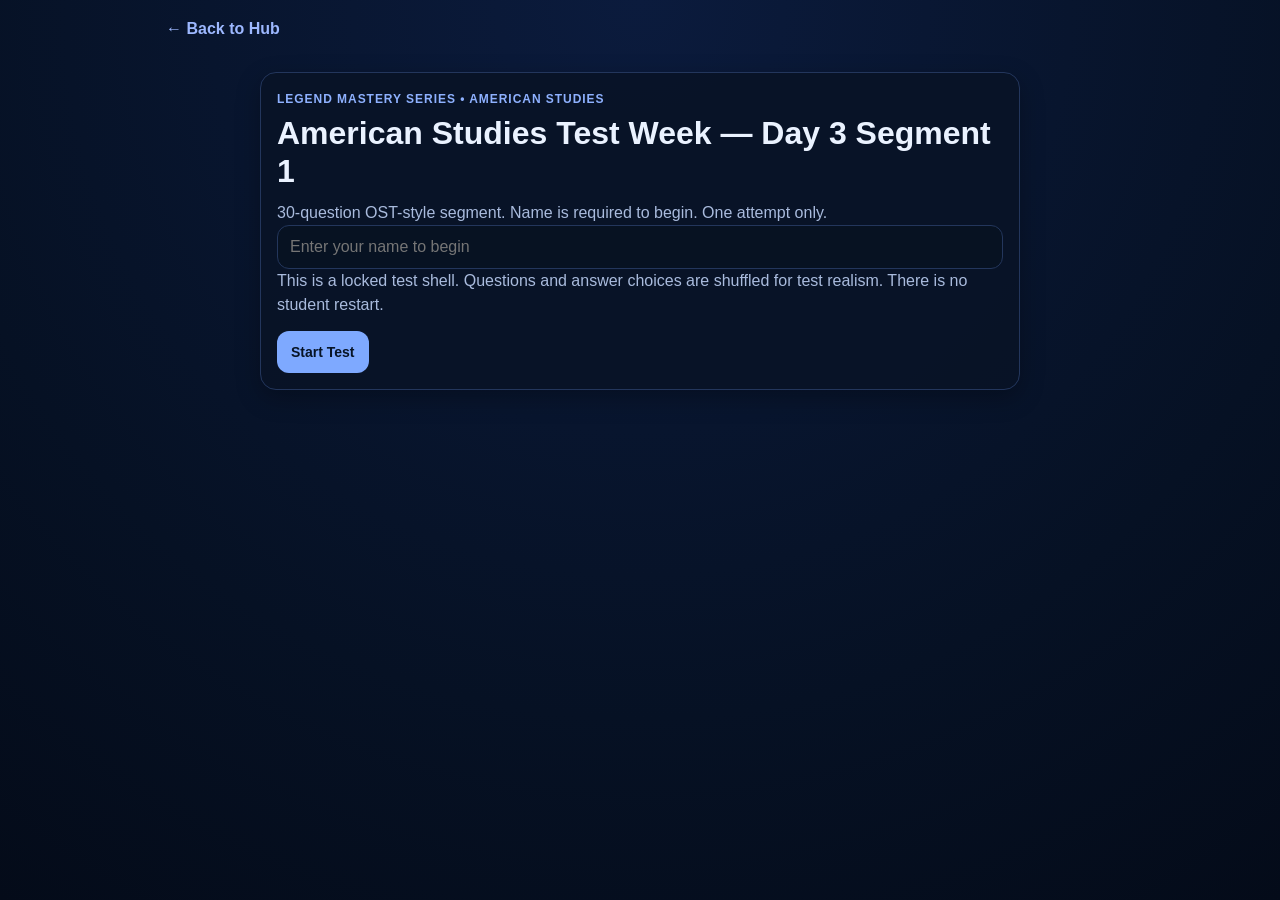
<file: games/day3-segment1.html>
<!doctype html>
<html lang="en">
<head>
  <meta charset="utf-8" />
  <meta name="viewport" content="width=device-width,initial-scale=1" />
  <title>American Studies Test Week — Day 3 Segment 1</title>
  <link rel="stylesheet" href="../styles.css" />
  <style>
    :root{
      --bg:#071226;
      --panel:#0b1730;
      --line:#23365c;
      --text:#eaf2ff;
      --muted:#a9bbdd;
      --warn:#f4b740;
      --good:#4fd18b;
    }
    *{box-sizing:border-box}
    html,body{
      margin:0;
      padding:0;
      background:radial-gradient(circle at top,#0b1b3d 0%,#061124 65%,#040b19 100%);
      color:var(--text);
      font-family:Arial, Helvetica, sans-serif;
    }
    body{min-height:100vh}
    .wrap{max-width:980px;margin:0 auto;padding:20px 16px 40px}
    .back-link{display:inline-block;color:#9db8ff;text-decoration:none;font-weight:700;margin-bottom:10px}
    .topbar{display:flex;justify-content:space-between;align-items:flex-start;gap:12px;flex-wrap:wrap;margin-bottom:12px}
    .topbar-left,.topbar-right{display:flex;gap:8px;flex-wrap:wrap;align-items:center}
    .pill,.tag{
      border:1px solid var(--line);background:#081326;color:var(--text);
      border-radius:999px;padding:6px 10px;font-size:13px;font-weight:700;
    }
    .panel{
      background:rgba(8,19,38,.92);border:1px solid var(--line);border-radius:16px;
      padding:16px;margin-bottom:14px;box-shadow:0 8px 24px rgba(0,0,0,.28);
    }
    .name-card{max-width:760px;margin:24px auto 0}
    .kicker{
      color:#8eb1ff;font-size:12px;font-weight:800;text-transform:uppercase;
      letter-spacing:.08em;margin-bottom:8px;
    }
    h1,h2{margin:0 0 10px;line-height:1.2}
    .sub,.help,.muted{color:var(--muted);line-height:1.5}
    .input{
      width:100%;min-height:44px;border-radius:12px;border:1px solid var(--line);
      background:#071222;color:var(--text);padding:10px 12px;font-size:16px;
    }
    .stats{display:grid;grid-template-columns:repeat(4,minmax(0,1fr));gap:10px}
    .stat{background:#081326;border:1px solid var(--line);border-radius:12px;padding:12px}
    .stat-label{color:var(--muted);font-size:12px;font-weight:800;text-transform:uppercase;margin-bottom:6px}
    .stat-value{font-size:18px;font-weight:800;color:var(--text)}
    .progress-wrap{
      margin-top:12px;width:100%;height:12px;border-radius:999px;overflow:hidden;
      background:#071222;border:1px solid var(--line);
    }
    .progress-bar{height:100%;background:linear-gradient(90deg,#6ea2ff,#9bc2ff)}
    .question-card{margin-top:4px}
    .q-type{color:#9db8ff;font-size:13px;font-weight:800;margin-bottom:10px}
    .q-stem{font-size:22px;line-height:1.35;font-weight:800;margin-bottom:16px}
    .prompt-box,.passage{
      background:#081326;border:1px solid var(--line);border-radius:12px;
      padding:12px;margin-bottom:14px;line-height:1.6;
    }
    .choices{display:grid;gap:10px}
    .choice{
      width:100%;text-align:left;border:1px solid var(--line);background:#071222;color:var(--text);
      border-radius:12px;padding:12px 14px;min-height:50px;font-size:16px;font-weight:700;cursor:pointer;
    }
    .choice:hover{border-color:#5f8fff}
    .choice.selected{background:#11254b;border-color:#79a9ff}
    .choice-letter{display:inline-block;min-width:28px;color:#aecdff}
    .footer-actions{display:flex;gap:10px;flex-wrap:wrap;align-items:center;margin-top:14px}
    button{
      min-height:42px;border:none;border-radius:12px;padding:10px 14px;font-size:14px;font-weight:800;
      cursor:pointer;background:#7ea9ff;color:#071426;
    }
    button.secondary{background:#1a2d52;color:var(--text);border:1px solid var(--line)}
    button.warn{background:#f4b740;color:#2a1b00}
    button:disabled{opacity:.45;cursor:not-allowed}
    .review-box{display:grid;gap:12px;margin-top:12px}
    .review-item{border:1px solid var(--line);border-radius:12px;padding:12px;background:#081326}
    .review-top{display:flex;justify-content:space-between;gap:10px;align-items:center;margin-bottom:8px}
    .sep{border:none;border-top:1px solid var(--line);margin:16px 0}
    .result-ready{color:var(--good)}
    .result-review{color:var(--warn)}
    .submit-status{margin-top:10px;color:var(--muted);font-weight:700}
    .submit-status.error{color:#ff9b9b}
    .submit-status.good{color:var(--good)}
    @media (max-width:760px){
      .stats{grid-template-columns:repeat(2,minmax(0,1fr))}
      .q-stem{font-size:18px}
    }
  </style>
</head>
<body>
  <div class="wrap" id="app"></div>

<script>
const SCRIPT_URL = "https://script.google.com/macros/s/AKfycbxs-3yj0_p8rPFP3H3a3E8vv6YXBH6U3ssNs_Wv5JM_Zm_8XwmBwrtaDNpBUfyjKmauOg/exec";

const TEST_META = {
  subject: "American Studies",
  week: "OST Practice Week",
  day: "Day 3",
  segment: "Segment 1",
  title: "American Studies Test Week — Day 3 Segment 1",
  focus: "Recognition / Evidence"
};

const ATTEMPT_KEY = "AMSTUD_D3_S1_ATTEMPT_LOCK";
const STORAGE_KEY = "LEGEND_AMSTUD_D3_S1_STATE_V1";
const TEACHER_SECRET = "legend";
const TEACHER_OVERRIDE = new URLSearchParams(location.search).get("unlock") === TEACHER_SECRET;

const QUESTION_BANK = [
  {
    "id": "D3S1-Q01",
    "type": "mc",
    "cs": "CS 13",
    "efl": "Explain the causes and consequences of American imperialism.",
    "contentElaboration": "economic and strategic motives",
    "stem": "Which factor most directly encouraged American imperialism in the late 1800s?",
    "choices": [
      "desire for new markets and naval bases",
      "goal of reducing overseas trade",
      "attempt to end industrial production",
      "wish to weaken the navy"
    ],
    "answer": [
      0
    ],
    "explain": "Industrial growth and naval strategy pushed the United States toward overseas expansion."
  },
  {
    "id": "D3S1-Q02",
    "type": "mc",
    "cs": "CS 13",
    "efl": "Explain the causes and consequences of American imperialism.",
    "contentElaboration": "Spanish-American War",
    "stem": "Which event most directly increased support for war against Spain in 1898?",
    "choices": [
      "the explosion of the USS Maine",
      "the attack on Pearl Harbor",
      "the sinking of the Lusitania",
      "the invasion of Poland"
    ],
    "answer": [
      0
    ],
    "explain": "The explosion of the USS Maine helped spark public support for war with Spain."
  },
  {
    "id": "D3S1-Q03",
    "type": "multiselect",
    "cs": "CS 14",
    "efl": "Explain the causes of American imperialism.",
    "contentElaboration": "motives for expansion",
    "stem": "Which two motives were most closely connected to American imperialism? Select two.",
    "choices": [
      "access to new markets",
      "acquiring strategic naval bases",
      "ending all foreign influence",
      "reducing industrial growth"
    ],
    "answer": [
      0,
      1
    ],
    "explain": "Economic opportunity and naval strategy were major motives for imperialism."
  },
  {
    "id": "D3S1-Q04",
    "type": "passage-mcq",
    "cs": "CS 14",
    "efl": "Explain the causes of American imperialism.",
    "contentElaboration": "imperialism and strategy",
    "passage": "A senator argues that the nation needs coaling stations, a stronger navy, and access to overseas markets in order to compete with European powers.",
    "stem": "Which conclusion is best supported by the passage?",
    "choices": [
      "Imperialism was justified partly by economic and military goals",
      "The United States wanted complete isolation from the world",
      "Industrialization reduced interest in overseas expansion",
      "Foreign policy focused only on ending trade"
    ],
    "answer": [
      0
    ],
    "explain": "The passage ties imperialism to trade, competition, and strategic naval strength."
  },
  {
    "id": "D3S1-Q05",
    "type": "mc",
    "cs": "CS 15",
    "efl": "Explain how World War I affected the United States and the world.",
    "contentElaboration": "causes of World War I",
    "stem": "Which factor contributed most directly to the outbreak of World War I?",
    "choices": [
      "the system of alliances in Europe",
      "the creation of the New Deal",
      "the rise of suburbanization",
      "the passage of the Neutrality Acts"
    ],
    "answer": [
      0
    ],
    "explain": "Alliances helped turn a regional conflict into a wider war."
  },
  {
    "id": "D3S1-Q06",
    "type": "mc",
    "cs": "CS 15",
    "efl": "Explain how World War I affected the United States and the world.",
    "contentElaboration": "wartime mobilization",
    "stem": "Which development best shows the impact of World War I on the United States?",
    "choices": [
      "greater federal direction of transportation and industry",
      "complete end of federal involvement in the economy",
      "abolition of all wartime propaganda",
      "withdrawal from all military preparation"
    ],
    "answer": [
      0
    ],
    "explain": "World War I led to major federal coordination of transportation, production, and propaganda."
  },
  {
    "id": "D3S1-Q07",
    "type": "dropdown",
    "cs": "CS 15",
    "efl": "Explain how World War I affected the United States and the world.",
    "contentElaboration": "postwar debate",
    "stem": "Choose the best completion.",
    "prompt": "After World War I, one major debate in the United States focused on whether the nation should",
    "choices": [
      "join the League of Nations",
      "restore the Articles of Confederation",
      "support the Dawes Act",
      "abolish industrial production"
    ],
    "answer": [
      0
    ],
    "explain": "The Senate debate over the League of Nations was a major postwar issue."
  },
  {
    "id": "D3S1-Q08",
    "type": "mc",
    "cs": "CS 16",
    "efl": "Explain how postwar prosperity and technology changed American life.",
    "contentElaboration": "consumer culture and new technology",
    "stem": "Which innovation most changed daily life during the 1920s by increasing mobility and consumer demand?",
    "choices": [
      "the automobile",
      "the cotton gin",
      "the steel plow",
      "the telegraph"
    ],
    "answer": [
      0
    ],
    "explain": "Automobiles reshaped transportation, industry, and consumer culture."
  },
  {
    "id": "D3S1-Q09",
    "type": "passage-mcq",
    "cs": "CS 16",
    "efl": "Explain how postwar prosperity and technology changed American life.",
    "contentElaboration": "mass consumption",
    "passage": "A family buys a car, listens to commercial radio, watches films, and purchases household goods made on assembly lines.",
    "stem": "Which conclusion is best supported by the passage?",
    "choices": [
      "New technology helped create a mass-consumer culture",
      "Americans rejected new inventions in the 1920s",
      "Industrialization had ended by the 1920s",
      "Most families returned to frontier life"
    ],
    "answer": [
      0
    ],
    "explain": "The passage shows how technology and mass production fueled consumer culture."
  },
  {
    "id": "D3S1-Q10",
    "type": "mc",
    "cs": "CS 17",
    "efl": "Explain how social and cultural tensions developed in the 1920s.",
    "contentElaboration": "modernism vs traditionalism",
    "stem": "Which issue best reflects the cultural tensions of the 1920s?",
    "choices": [
      "conflict between modern values and traditional beliefs",
      "debate over Articles of Confederation revision",
      "disagreement over abolition before the Civil War",
      "debate over western land claims in the 1780s"
    ],
    "answer": [
      0
    ],
    "explain": "The 1920s featured major conflicts between modern culture and traditional values."
  },
  {
    "id": "D3S1-Q11",
    "type": "mc",
    "cs": "CS 17",
    "efl": "Explain how social and cultural tensions developed in the 1920s.",
    "contentElaboration": "nativism and immigration restriction",
    "stem": "Which policy best reflects nativist attitudes in the 1920s?",
    "choices": [
      "restricting immigration",
      "expanding the Marshall Plan",
      "creating Social Security",
      "ending military preparedness"
    ],
    "answer": [
      0
    ],
    "explain": "Nativist sentiment in the 1920s was closely tied to immigration restriction."
  },
  {
    "id": "D3S1-Q12",
    "type": "multiselect",
    "cs": "CS 17",
    "efl": "Explain how social and cultural tensions developed in the 1920s.",
    "contentElaboration": "social change",
    "stem": "Which two developments reflected social change in the 1920s? Select two.",
    "choices": [
      "growth of jazz and popular entertainment",
      "changing roles for women",
      "return to mercantilism",
      "abolition of consumer goods"
    ],
    "answer": [
      0,
      1
    ],
    "explain": "Jazz culture and changing expectations for women were important parts of 1920s social change."
  },
  {
    "id": "D3S1-Q13",
    "type": "mc",
    "cs": "CS 18",
    "efl": "Explain the causes of the Great Depression.",
    "contentElaboration": "financial instability",
    "stem": "Which factor contributed most directly to the Great Depression?",
    "choices": [
      "stock market speculation and weak banking practices",
      "the success of world peace organizations",
      "the end of consumer credit",
      "the elimination of tariffs"
    ],
    "answer": [
      0
    ],
    "explain": "Speculation and weak banking practices helped make the economy unstable."
  },
  {
    "id": "D3S1-Q14",
    "type": "passage-mcq",
    "cs": "CS 18",
    "efl": "Explain the causes of the Great Depression.",
    "contentElaboration": "credit and debt",
    "passage": "Many consumers purchased goods on credit while investors bought stocks on margin and banks made risky loans.",
    "stem": "Which conclusion is best supported by the passage?",
    "choices": [
      "The economy had weaknesses that increased the risk of collapse",
      "Debt made the economy more stable",
      "Speculation reduced economic risk",
      "Consumers were avoiding financial risk"
    ],
    "answer": [
      0
    ],
    "explain": "Heavy debt, margin buying, and risky lending made the economy vulnerable."
  },
  {
    "id": "D3S1-Q15",
    "type": "mc",
    "cs": "CS 19",
    "efl": "Explain federal responses to the Great Depression.",
    "contentElaboration": "New Deal programs",
    "stem": "Which statement best describes the New Deal?",
    "choices": [
      "It expanded the federal government's role in relief, recovery, and reform",
      "It returned the nation to complete laissez-faire policies",
      "It ended federal involvement in banking",
      "It reduced all public works programs"
    ],
    "answer": [
      0
    ],
    "explain": "The New Deal expanded the role of the federal government in responding to the Depression."
  },
  {
    "id": "D3S1-Q16",
    "type": "matching",
    "cs": "CS 19",
    "efl": "Explain federal responses to the Great Depression.",
    "contentElaboration": "New Deal examples",
    "stem": "Match each New Deal program or policy to its purpose.",
    "left": [
      "Social Security",
      "FDIC",
      "Public works programs"
    ],
    "right": [
      "old-age pensions and income support",
      "insurance for bank deposits",
      "jobs through government-funded projects"
    ],
    "answer": [
      0,
      1,
      2
    ],
    "explain": "These programs reflected the New Deal's expanded response to economic crisis."
  },
  {
    "id": "D3S1-Q17",
    "type": "mc",
    "cs": "CS 20",
    "efl": "Explain the causes and consequences of World War II.",
    "contentElaboration": "appeasement and aggression",
    "stem": "Which development most directly encouraged Axis aggression in the 1930s?",
    "choices": [
      "failure of other nations to stop treaty violations and expansion",
      "strict enforcement of all peace agreements",
      "strong and immediate military response by democracies",
      "the end of totalitarian governments"
    ],
    "answer": [
      0
    ],
    "explain": "Failure to respond decisively encouraged further aggression."
  },
  {
    "id": "D3S1-Q18",
    "type": "passage-mcq",
    "cs": "CS 20",
    "efl": "Explain the causes and consequences of World War II.",
    "contentElaboration": "military buildup",
    "passage": "Germany remilitarized, annexed nearby territory, and violated treaty limits while European powers responded weakly.",
    "stem": "Which conclusion is best supported by the passage?",
    "choices": [
      "Unchecked aggression helped lead to World War II",
      "The League of Nations easily prevented conflict",
      "European leaders immediately stopped expansion",
      "Military expansion reduced tensions"
    ],
    "answer": [
      0
    ],
    "explain": "The passage shows how weak responses allowed aggression to continue."
  },
  {
    "id": "D3S1-Q19",
    "type": "mc",
    "cs": "CS 20",
    "efl": "Explain the causes and consequences of World War II.",
    "contentElaboration": "Axis expansion",
    "stem": "Which nations made up the major Axis powers in World War II?",
    "choices": [
      "Germany, Italy, and Japan",
      "Britain, France, and the United States",
      "Russia, China, and India",
      "Spain, Portugal, and Mexico"
    ],
    "answer": [
      0
    ],
    "explain": "Germany, Italy, and Japan were the principal Axis powers."
  },
  {
    "id": "D3S1-Q20",
    "type": "dropdown",
    "cs": "CS 21",
    "efl": "Explain the U.S. transition from isolationism to involvement in World War II.",
    "contentElaboration": "shift from neutrality",
    "stem": "Choose the best completion.",
    "prompt": "Before direct entry into World War II, the United States moved away from strict neutrality most clearly by passing the",
    "choices": [
      "Lend-Lease Act",
      "Dawes Act",
      "Pendleton Act",
      "Kansas-Nebraska Act"
    ],
    "answer": [
      0
    ],
    "explain": "Lend-Lease showed the U.S. was aiding the Allies before direct entry."
  },
  {
    "id": "D3S1-Q21",
    "type": "mc",
    "cs": "CS 21",
    "efl": "Explain the U.S. transition from isolationism to involvement in World War II.",
    "contentElaboration": "Pearl Harbor",
    "stem": "Which event caused the United States to enter World War II directly?",
    "choices": [
      "the attack on Pearl Harbor",
      "the sinking of the Titanic",
      "the Mexican-American War",
      "the annexation of Hawaii"
    ],
    "answer": [
      0
    ],
    "explain": "The attack on Pearl Harbor led directly to U.S. entry into the war."
  },
  {
    "id": "D3S1-Q22",
    "type": "mc",
    "cs": "CS 15",
    "efl": "Explain how World War I affected the United States and the world.",
    "contentElaboration": "wartime messaging",
    "stem": "Which wartime practice was used by the U.S. government during World War I to build public support?",
    "choices": [
      "propaganda campaigns",
      "civil service exams",
      "Homestead Act land grants",
      "desegregation orders"
    ],
    "answer": [
      0
    ],
    "explain": "Propaganda was used to shape public opinion and support for the war."
  },
  {
    "id": "D3S1-Q23",
    "type": "mc",
    "cs": "CS 16",
    "efl": "Explain how postwar prosperity and technology changed American life.",
    "contentElaboration": "aviation and media",
    "stem": "Which development best reflects the social impact of technology in the 1920s?",
    "choices": [
      "commercial radio broadcasts reaching mass audiences",
      "the end of newspapers and magazines",
      "collapse of all entertainment industries",
      "the disappearance of consumer culture"
    ],
    "answer": [
      0
    ],
    "explain": "Commercial radio helped create shared national culture."
  },
  {
    "id": "D3S1-Q24",
    "type": "passage-mcq",
    "cs": "CS 17",
    "efl": "Explain how social and cultural tensions developed in the 1920s.",
    "contentElaboration": "traditionalism and religion",
    "passage": "A community leader condemns jazz, flappers, and new urban behavior while calling for stricter moral standards and defense of older traditions.",
    "stem": "Which broader tension does the passage best illustrate?",
    "choices": [
      "conflict between traditionalism and modern culture",
      "debate over slavery in the territories",
      "dispute over western railroad routes",
      "argument over New Deal banking laws"
    ],
    "answer": [
      0
    ],
    "explain": "The passage reflects a classic 1920s conflict between traditional and modern values."
  },
  {
    "id": "D3S1-Q25",
    "type": "mc",
    "cs": "CS 18",
    "efl": "Explain the causes of the Great Depression.",
    "contentElaboration": "bank failures",
    "stem": "Why did bank failures worsen the Great Depression?",
    "choices": [
      "People lost savings and credit became harder to get",
      "Factories gained more investment capital",
      "Consumer confidence increased sharply",
      "International trade became easier"
    ],
    "answer": [
      0
    ],
    "explain": "Bank failures wiped out savings and reduced access to credit, deepening the crisis."
  },
  {
    "id": "D3S1-Q26",
    "type": "multiselect",
    "cs": "CS 19",
    "efl": "Explain federal responses to the Great Depression.",
    "contentElaboration": "New Deal aims",
    "stem": "Which two goals were central to New Deal programs? Select two.",
    "choices": [
      "providing relief to those suffering economically",
      "reforming parts of the financial system",
      "restoring mercantilism",
      "ending all federal action"
    ],
    "answer": [
      0,
      1
    ],
    "explain": "Relief and reform were central parts of the New Deal response."
  },
  {
    "id": "D3S1-Q27",
    "type": "mc",
    "cs": "CS 20",
    "efl": "Explain the causes and consequences of World War II.",
    "contentElaboration": "Treaty of Versailles aftermath",
    "stem": "Which condition after World War I helped create instability in Europe?",
    "choices": [
      "economic hardship and resentment linked to the Treaty of Versailles",
      "universal prosperity in Germany",
      "the end of nationalism",
      "the absence of extremist movements"
    ],
    "answer": [
      0
    ],
    "explain": "Economic hardship and resentment after Versailles contributed to later instability."
  },
  {
    "id": "D3S1-Q28",
    "type": "mc",
    "cs": "CS 21",
    "efl": "Explain the U.S. transition from isolationism to involvement in World War II.",
    "contentElaboration": "policy shift",
    "stem": "Which statement best describes U.S. foreign policy in the years just before Pearl Harbor?",
    "choices": [
      "It moved gradually from isolation toward greater support for the Allies",
      "It stayed completely neutral in every way",
      "It entered the war before aiding Britain",
      "It focused only on domestic reform and ignored all foreign affairs"
    ],
    "answer": [
      0
    ],
    "explain": "The U.S. moved gradually from isolationism toward aid and then direct involvement."
  },
  {
    "id": "D3S1-Q29",
    "type": "passage-mcq",
    "cs": "CS 13",
    "efl": "Explain the causes and consequences of American imperialism.",
    "contentElaboration": "overseas expansion",
    "passage": "Following victory in war, the United States controlled Puerto Rico and had greater influence in the Caribbean and Pacific.",
    "stem": "Which event most directly led to this result?",
    "choices": [
      "Spanish-American War",
      "War of 1812",
      "Civil War",
      "Mexican-American War"
    ],
    "answer": [
      0
    ],
    "explain": "The Spanish-American War led to major U.S. overseas influence and territorial gains."
  },
  {
    "id": "D3S1-Q30",
    "type": "mc",
    "cs": "CS 19",
    "efl": "Explain federal responses to the Great Depression.",
    "contentElaboration": "expanded government role",
    "stem": "Which statement best explains why the New Deal was historically significant?",
    "choices": [
      "It changed expectations about the federal government's role in economic crises",
      "It ended all debate about government power forever",
      "It restored preindustrial economic life",
      "It eliminated all unemployment immediately"
    ],
    "answer": [
      0
    ],
    "explain": "The New Deal reshaped expectations about how the federal government should respond to economic crisis."
  }
];

function hash32(str){
  let h = 2166136261 >>> 0;
  for(let i=0;i<str.length;i++){ h ^= str.charCodeAt(i); h = Math.imul(h, 16777619); }
  return h >>> 0;
}
function mulberry32(a){
  return function(){
    let t = a += 0x6D2B79F5;
    t = Math.imul(t ^ (t >>> 15), t | 1);
    t ^= t + Math.imul(t ^ (t >>> 7), t | 61);
    return ((t ^ (t >>> 14)) >>> 0) / 4294967296;
  };
}
function shuffleArray(arr, seedStr){
  const a = arr.slice(), rand = mulberry32(hash32(seedStr));
  for(let i=a.length-1;i>0;i--){ const j = Math.floor(rand() * (i + 1)); [a[i], a[j]] = [a[j], a[i]]; }
  return a;
}
function shuffleIndices(length, seedStr){
  const arr = Array.from({length}, (_, i) => i), rand = mulberry32(hash32(seedStr));
  for(let i=arr.length-1;i>0;i--){ const j = Math.floor(rand() * (i + 1)); [arr[i], arr[j]] = [arr[j], arr[i]]; }
  return arr;
}
function cloneQuestion(q){ return JSON.parse(JSON.stringify(q)); }
function remapQuestion(q, seedStr){
  const question = cloneQuestion(q);
  if(question.type === "mc" || question.type === "multiselect" || question.type === "dropdown" || question.type === "passage-mcq"){
    if(Array.isArray(question.choices) && question.choices.length > 1){
      const order = shuffleIndices(question.choices.length, seedStr), inverseMap = {};
      order.forEach((oldIdx, newIdx) => inverseMap[oldIdx] = newIdx);
      question.choices = order.map(i => question.choices[i]);
      question.answer = question.answer.map(oldIdx => inverseMap[oldIdx]).sort((a,b)=>a-b);
    }
  }
  if(question.type === "partab"){
    if(Array.isArray(question.partA?.choices) && question.partA.choices.length > 1){
      const orderA = shuffleIndices(question.partA.choices.length, `${seedStr}|partA`), inverseA = {};
      orderA.forEach((oldIdx, newIdx) => inverseA[oldIdx] = newIdx);
      question.partA.choices = orderA.map(i => question.partA.choices[i]);
      question.partA.answer = question.partA.answer.map(oldIdx => inverseA[oldIdx]).sort((a,b)=>a-b);
    }
    if(Array.isArray(question.partB?.choices) && question.partB.choices.length > 1){
      const orderB = shuffleIndices(question.partB.choices.length, `${seedStr}|partB`), inverseB = {};
      orderB.forEach((oldIdx, newIdx) => inverseB[oldIdx] = newIdx);
      question.partB.choices = orderB.map(i => question.partB.choices[i]);
      question.partB.answer = question.partB.answer.map(oldIdx => inverseB[oldIdx]).sort((a,b)=>a-b);
    }
  }
  return question;
}
function escapeHtml(str){
  return String(str ?? "").replace(/[&<>"']/g, s => ({ "&":"&amp;","<":"&lt;",">":"&gt;",'"':"&quot;","'":"&#39;" })[s]);
}
function nowLocalString(d){ return new Date(d).toLocaleString(); }
function formatRuntime(seconds){
  const total = Math.max(0, Math.floor(seconds));
  const h = Math.floor(total / 3600).toString().padStart(2,"0");
  const m = Math.floor((total % 3600) / 60).toString().padStart(2,"0");
  const s = Math.floor(total % 60).toString().padStart(2,"0");
  return `${h}:${m}:${s}`;
}
function letter(i){ return ["A","B","C","D","E","F"][i] || ""; }
function normalizeArray(arr){ return Array.isArray(arr) ? [...arr].sort((a,b)=>a-b) : []; }
function sameArray(a,b){
  const aa = normalizeArray(a), bb = normalizeArray(b);
  return aa.length === bb.length && aa.every((v,i)=>v===bb[i]);
}

let QUESTIONS = [];
let state = { studentName:"", startedAt:null, current:0, answers:[], submitted:false, score:null, attemptNumber:1, questionOrderSeed:null };
let submitInFlight = false;

function save(){ localStorage.setItem(STORAGE_KEY, JSON.stringify(state)); }
function load(){
  try{
    const raw = localStorage.getItem(STORAGE_KEY);
    if(raw){
      const parsed = JSON.parse(raw);
      if(parsed && !parsed.submitted) state = parsed;
    }
  }catch(err){}
}
function isLocked(){ return TEACHER_OVERRIDE ? false : localStorage.getItem(ATTEMPT_KEY) === "USED"; }
function teacherBadge(){ return TEACHER_OVERRIDE ? `<span class="pill">Teacher Override Active</span>` : ``; }
function teacherUnlockNow(){ localStorage.removeItem(ATTEMPT_KEY); localStorage.removeItem(STORAGE_KEY); location.reload(); }
function countAnswered(){ return state.answers.filter(a => a !== null).length; }
function buildQuestions(){
  const seed = state.questionOrderSeed || "default-seed";
  QUESTIONS = QUESTION_BANK.map((q, idx) => remapQuestion(q, `${seed}|${q.id || idx}|choices`));
  QUESTIONS = shuffleArray(QUESTIONS, `${seed}|question-order`);
  if(!Array.isArray(state.answers) || state.answers.length !== QUESTIONS.length){
    state.answers = Array(QUESTIONS.length).fill(null);
  }
}
function isCorrect(q, answer){
  if(q.type === "mc" || q.type === "multiselect" || q.type === "dropdown" || q.type === "passage-mcq") return sameArray(answer, q.answer);
  if(q.type === "matching") return sameArray(answer, q.answer);
  if(q.type === "partab"){
    if(!answer || !Array.isArray(answer.partA) || !Array.isArray(answer.partB)) return false;
    return sameArray(answer.partA, q.partA.answer) && sameArray(answer.partB, q.partB.answer);
  }
  return false;
}
function currentAnswerLabel(q, ans){
  if(ans === null) return "No answer";
  if(q.type === "mc" || q.type === "multiselect" || q.type === "dropdown" || q.type === "passage-mcq") return ans.map(i => letter(i)).join(", ");
  if(q.type === "matching") return "Answered";
  if(q.type === "partab"){
    const a = (ans.partA || []).map(i => letter(i)).join(", ");
    const b = (ans.partB || []).map(i => letter(i)).join(", ");
    return `Part A: ${a || "-"} | Part B: ${b || "-"}`;
  }
  return "Answered";
}
function buildLockedScreen(){
  document.getElementById("app").innerHTML = `
    <a class="back-link" href="../index.html">← Back to Hub</a>
    <div class="panel">
      <div class="kicker">Attempt Locked</div>
      <h1>${TEST_META.title}</h1>
      <p class="sub">This segment has already been completed on this device/browser.</p>
      <div class="footer-actions">
        ${TEACHER_OVERRIDE ? `<button class="warn" onclick="teacherUnlockNow()">Teacher Unlock This Browser</button>` : ``}
        <button onclick="location.href='../index.html'">Back to Hub</button>
      </div>
    </div>`;
}
function buildIntro(){
  document.getElementById("app").innerHTML = `
    <a class="back-link" href="../index.html">← Back to Hub</a>
    <div class="panel name-card">
      <div class="kicker">Legend Mastery Series • American Studies</div>
      <h1>${TEST_META.title}</h1>
      <p class="sub">30-question OST-style segment. Name is required to begin. One attempt only.</p>
      <input id="nameInput" class="input" type="text" maxlength="60" placeholder="Enter your name to begin" />
      <div class="help">This is a locked test shell. Questions and answer choices are shuffled for test realism. There is no student restart.</div>
      <div class="footer-actions">
        ${TEACHER_OVERRIDE ? `<span class="tag">Teacher Override Active</span>` : ``}
        <button id="startBtn">Start Test</button>
      </div>
    </div>`;
  document.getElementById("startBtn").onclick = () => {
    const name = document.getElementById("nameInput").value.trim();
    if(!name){ alert("Enter your name to begin."); return; }
    state.studentName = name;
    state.startedAt = new Date().toISOString();
    state.attemptNumber = 1;
    state.questionOrderSeed = `${state.studentName}|${state.startedAt}|${TEST_META.title}`;
    buildQuestions(); save(); renderTest();
  };
}
function confirmReviewOpen(){ if(confirm("Open the review screen? From there, students can inspect answers and submit the segment.")) reviewScreen(); }
function buildTopbar(){
  const started = new Date(state.startedAt);
  const runtime = formatRuntime((Date.now() - started.getTime()) / 1000);
  const answered = countAnswered();
  const progressPct = Math.round((answered / QUESTIONS.length) * 100);
  return `
    <a class="back-link" href="../index.html">← Back to Hub</a>
    <div class="topbar">
      <div class="topbar-left">${TEACHER_OVERRIDE ? `<button class="warn" onclick="teacherUnlockNow()">Teacher Unlock</button>` : ``}</div>
      <div class="topbar-right">
        <button class="secondary" onclick="confirmReviewOpen()">Open Review Screen</button>
        ${teacherBadge()}
        <span class="pill">Name: ${escapeHtml(state.studentName)}</span>
        <span class="pill">Attempt: ${state.attemptNumber}</span>
        <span class="pill">Started: ${escapeHtml(nowLocalString(started))}</span>
        <span class="pill">Runtime: <span id="runtimeDisplay">${runtime}</span></span>
      </div>
    </div>
    <div class="panel">
      <div class="stats">
        <div class="stat"><div class="stat-label">Test</div><div class="stat-value">${TEST_META.day} ${TEST_META.segment}</div></div>
        <div class="stat"><div class="stat-label">Focus</div><div class="stat-value">${TEST_META.focus}</div></div>
        <div class="stat"><div class="stat-label">Progress</div><div class="stat-value">${answered} / ${QUESTIONS.length}</div></div>
        <div class="stat"><div class="stat-label">Completion</div><div class="stat-value">${progressPct}%</div></div>
      </div>
      <div class="progress-wrap"><div class="progress-bar" style="width:${progressPct}%"></div></div>
    </div>`;
}
function renderQuestion(){
  const q = QUESTIONS[state.current], currentAnswer = state.answers[state.current];
  document.getElementById("app").innerHTML = buildTopbar() + `
    <div class="panel question-card">
      <div class="q-type">Question ${state.current + 1} of ${QUESTIONS.length} • ${escapeHtml(q.type.toUpperCase())} • ${escapeHtml(q.cs)}</div>
      ${q.passage ? `<div class="passage">${escapeHtml(q.passage)}</div>` : ``}
      ${q.prompt ? `<div class="prompt-box">${escapeHtml(q.prompt)}</div>` : ``}
      <div class="q-stem">${escapeHtml(q.stem)}</div>
      ${renderInputForQuestion(q, currentAnswer)}
      <div class="footer-actions">
        <button class="secondary" ${state.current === 0 ? "disabled" : ""} onclick="prevQuestion()">Previous</button>
        <button class="secondary" onclick="skipQuestion()">Skip</button>
      </div>
    </div>`;
}
function renderInputForQuestion(q, currentAnswer){
  if(q.type === "mc" || q.type === "passage-mcq" || q.type === "dropdown"){
    return `<div class="choices">${q.choices.map((choice, i) => `
      <button class="choice ${currentAnswer !== null && currentAnswer[0] === i ? "selected" : ""}" onclick="selectChoice([${i}])">
        <span class="choice-letter">${letter(i)}.</span> ${escapeHtml(choice)}
      </button>`).join("")}</div>`;
  }
  if(q.type === "multiselect"){
    const selected = Array.isArray(currentAnswer) ? currentAnswer : [];
    return `<div class="choices">${q.choices.map((choice, i) => `
      <button class="choice ${selected.includes(i) ? "selected" : ""}" onclick="toggleMulti(${i})">
        <span class="choice-letter">${letter(i)}.</span> ${escapeHtml(choice)}
      </button>`).join("")}</div>
      <div class="footer-actions"><button onclick="submitMulti()">Submit Answer</button></div>`;
  }
  if(q.type === "matching"){
    const current = Array.isArray(currentAnswer) ? currentAnswer.slice() : Array(q.left.length).fill(null);
    return q.left.map((leftText, idx) => `
      <div class="prompt-box">
        <div><strong>${escapeHtml(leftText)}</strong></div>
        <select class="input" onchange="selectMatch(${idx}, this.value)">
          <option value="">Choose a match</option>
          ${q.right.map((r, i) => `<option value="${i}" ${current[idx] === i ? "selected" : ""}>${escapeHtml(r)}</option>`).join("")}
        </select>
      </div>`).join("") + `<div class="footer-actions"><button onclick="submitMatching()">Submit Answer</button></div>`;
  }
  if(q.type === "partab"){
    const ans = currentAnswer || {partA:[], partB:[]};
    const partAReady = Array.isArray(ans.partA) && ans.partA.length > 0;
    const partBReady = Array.isArray(ans.partB) && ans.partB.length > 0;
    return `
      <div class="prompt-box"><strong>${escapeHtml(q.partA.stem)}</strong></div>
      <div class="choices">${q.partA.choices.map((choice, i) => `
        <button class="choice ${ans.partA.includes(i) ? "selected" : ""}" onclick="selectPart('A', [${i}])">
          <span class="choice-letter">${letter(i)}.</span> ${escapeHtml(choice)}
        </button>`).join("")}</div>
      <div class="prompt-box" style="margin-top:14px;"><strong>${escapeHtml(q.partB.stem)}</strong></div>
      <div class="choices">${q.partB.choices.map((choice, i) => `
        <button class="choice ${ans.partB.includes(i) ? "selected" : ""}" onclick="selectPart('B', [${i}])">
          <span class="choice-letter">${letter(i)}.</span> ${escapeHtml(choice)}
        </button>`).join("")}</div>
      <div class="footer-actions">
        <button onclick="submitPartAB()" ${(!partAReady || !partBReady) ? "disabled" : ""}>Submit Answer</button>
      </div>`;
  }
  return `<div class="muted">Unsupported question type.</div>`;
}
function selectChoice(arr){ state.answers[state.current] = arr; save(); nextQuestion(); }
function toggleMulti(idx){
  let current = Array.isArray(state.answers[state.current]) ? [...state.answers[state.current]] : [];
  if(current.includes(idx)) current = current.filter(v => v !== idx);
  else current.push(idx);
  state.answers[state.current] = current.sort((a,b)=>a-b);
  save(); renderQuestion();
}
function submitMulti(){ if(!Array.isArray(state.answers[state.current]) || !state.answers[state.current].length){ alert("Select at least one answer."); return; } nextQuestion(); }
function selectMatch(idx, value){
  let current = Array.isArray(state.answers[state.current]) ? [...state.answers[state.current]] : Array(QUESTIONS[state.current].left.length).fill(null);
  current[idx] = value === "" ? null : Number(value);
  state.answers[state.current] = current;
  save();
}
function submitMatching(){
  const ans = state.answers[state.current];
  if(!Array.isArray(ans) || ans.some(v => v === null)){ alert("Complete all matches before continuing."); return; }
  nextQuestion();
}
function selectPart(which, arr){
  const current = state.answers[state.current] || {partA:[], partB:[]};
  if(which === 'A') current.partA = arr;
  if(which === 'B') current.partB = arr;
  state.answers[state.current] = current;
  save(); renderQuestion();
}
function submitPartAB(){
  const ans = state.answers[state.current];
  if(!ans || !Array.isArray(ans.partA) || !ans.partA.length || !Array.isArray(ans.partB) || !ans.partB.length){
    alert("Answer both Part A and Part B before continuing.");
    return;
  }
  nextQuestion();
}
function setSubmitStatus(message, kind=""){
  const el = document.getElementById("submitStatus");
  if(!el) return;
  el.className = `submit-status${kind ? " " + kind : ""}`;
  el.textContent = message || "";
}
function withTimeout(promise, ms){
  return Promise.race([
    promise,
    new Promise((_, reject) => setTimeout(() => reject(new Error("timeout")), ms))
  ]);
}
function prevQuestion(){ if(state.current > 0){ state.current--; save(); renderQuestion(); } }
function skipQuestion(){ if(state.current < QUESTIONS.length - 1){ state.current++; save(); renderQuestion(); } else reviewScreen(); }
function nextQuestion(){
  if(state.current < QUESTIONS.length - 1){ state.current++; save(); renderQuestion(); }
  else reviewScreen();
}
function jumpToQuestion(idx){ state.current = idx; save(); renderQuestion(); }
function renderTest(){ renderQuestion(); }
function reviewScreen(){
  const answered = countAnswered();
  const unanswered = QUESTIONS.length - answered;
  document.getElementById("app").innerHTML = buildTopbar() + `
    <div class="panel">
      <h2>Review Before Submitting</h2>
      <p class="sub">Answered: ${answered} of ${QUESTIONS.length}. Unanswered: ${unanswered}.</p>
      <div class="review-box">
        ${QUESTIONS.map((q, idx) => `
          <div class="review-item">
            <div class="review-top">
              <strong>Q${String(idx + 1).padStart(2,"0")}</strong>
              <span class="tag">${q.cs}</span>
            </div>
            <div class="muted">${escapeHtml(q.stem)}</div>
            <div style="margin-top:8px;">
              ${state.answers[idx] === null
                ? `<span class="tag">No answer</span>`
                : `<span class="tag">Answered: ${escapeHtml(currentAnswerLabel(q, state.answers[idx]))}</span>`
              }
            </div>
            <div class="footer-actions">
              <button class="secondary" onclick="jumpToQuestion(${idx})">Go to Question</button>
            </div>
          </div>`).join("")}
      </div>
      <hr class="sep">
      <div class="footer-actions">
        <button class="secondary" onclick="renderQuestion()">Back to Test</button>
        <button id="submitSegmentBtn" onclick="submitTest()">Submit Segment</button>
      </div>
      <div id="submitStatus" class="submit-status"></div>
    </div>`;
}
async function submitTest(){
  if(state.submitted || submitInFlight) return;

  const unanswered = QUESTIONS.length - countAnswered();
  if(unanswered > 0){
    const proceed = confirm(`There ${unanswered === 1 ? "is" : "are"} still ${unanswered} unanswered question${unanswered === 1 ? "" : "s"}. Submit anyway?`);
    if(!proceed) return;
  }

  submitInFlight = true;
  const submitBtn = document.getElementById("submitSegmentBtn");
  if(submitBtn){
    submitBtn.disabled = true;
    submitBtn.textContent = "Submitting...";
  }
  setSubmitStatus("Submitting to the spreadsheet. Please wait...", "");

  const endedAt = new Date().toISOString();
  const score = QUESTIONS.reduce((sum, q, idx) => sum + (isCorrect(q, state.answers[idx]) ? 1 : 0), 0);
  const accuracy = Math.round((score / QUESTIONS.length) * 100);

  const payload = {
    studentName: state.studentName,
    subject: TEST_META.subject,
    week: TEST_META.week,
    day: TEST_META.day,
    segment: TEST_META.segment,
    title: TEST_META.title,
    focus: TEST_META.focus,
    startedAt: state.startedAt,
    endedAt,
    runtimeSeconds: Math.round((new Date(endedAt) - new Date(state.startedAt)) / 1000),
    score,
    total: QUESTIONS.length,
    accuracy,
    attemptNumber: state.attemptNumber,
    questions: QUESTIONS.map((q, idx) => ({
      id: q.id,
      cs: q.cs,
      efl: q.efl,
      contentElaboration: q.contentElaboration,
      type: q.type,
      stem: q.stem,
      correctAnswer: q.type === "partab" ? {partA:q.partA.answer, partB:q.partB.answer} : q.answer,
      studentAnswer: state.answers[idx],
      correct: isCorrect(q, state.answers[idx]) ? 1 : 0
    }))
  };

  try{
    const res = await withTimeout(fetch(SCRIPT_URL, {
      method: "POST",
      headers: { "Content-Type": "text/plain;charset=utf-8" },
      body: JSON.stringify(payload)
    }), 20000);

    if(!res || !res.ok){
      throw new Error("bad_response");
    }

    const text = await withTimeout(res.text(), 10000);
    let parsed = {};
    try{ parsed = JSON.parse(text); }catch(err){}
    if(parsed && parsed.ok === false){
      throw new Error(parsed.message || "Submission failed.");
    }
  }catch(err){
    submitInFlight = false;
    if(submitBtn){
      submitBtn.disabled = false;
      submitBtn.textContent = "Submit Segment";
    }
    if(err && err.message === "timeout"){
      setSubmitStatus("The submission is taking too long. Check the Apps Script connection, then try again.", "error");
      return;
    }
    setSubmitStatus("Submission did not reach the spreadsheet. Check the Apps Script URL and deployment settings, then try again.", "error");
    return;
  }

  if(!TEACHER_OVERRIDE){
    localStorage.setItem(ATTEMPT_KEY, "USED");
  }
  state.submitted = true;
  state.score = score;
  save();
  submitInFlight = false;

  document.getElementById("app").innerHTML = `
    <a class="back-link" href="../index.html">← Back to Hub</a>
    <div class="panel">
      <div class="kicker">Submission Complete</div>
      <h1>${TEST_META.title}</h1>
      <div class="stats">
        <div class="stat"><div class="stat-label">Name</div><div class="stat-value">${escapeHtml(state.studentName)}</div></div>
        <div class="stat"><div class="stat-label">Attempt</div><div class="stat-value">${state.attemptNumber}</div></div>
        <div class="stat"><div class="stat-label">Date</div><div class="stat-value">${escapeHtml(new Date(endedAt).toLocaleDateString())}</div></div>
        <div class="stat"><div class="stat-label">Start</div><div class="stat-value">${escapeHtml(nowLocalString(state.startedAt))}</div></div>
        <div class="stat"><div class="stat-label">End</div><div class="stat-value">${escapeHtml(nowLocalString(endedAt))}</div></div>
        <div class="stat"><div class="stat-label">Runtime</div><div class="stat-value">${formatRuntime(payload.runtimeSeconds)}</div></div>
        <div class="stat"><div class="stat-label">Score</div><div class="stat-value">${score} / ${QUESTIONS.length}</div></div>
        <div class="stat"><div class="stat-label">Accuracy</div><div class="stat-value">${accuracy}%</div></div>
        <div class="stat"><div class="stat-label">Result</div><div class="stat-value ${accuracy >= 80 ? "result-ready" : "result-review"}">${accuracy >= 80 ? "READY" : "REVIEW"}</div></div>
      </div>
      <div class="submit-status good">Submission reached the spreadsheet successfully.</div>
      <div class="footer-actions" style="margin-top:14px;">
        <button onclick="location.href='../index.html'">Return to Hub</button>
      </div>
    </div>`;
}
function tick(){
  const el = document.getElementById("runtimeDisplay");
  if(el && state.startedAt){
    el.textContent = formatRuntime((Date.now() - new Date(state.startedAt).getTime()) / 1000);
  }
}

load();
if(isLocked()){ buildLockedScreen(); }
else if(!state.studentName || !state.startedAt){ buildIntro(); }
else{ buildQuestions(); renderTest(); }
setInterval(tick, 1000);

window.prevQuestion = prevQuestion;
window.skipQuestion = skipQuestion;
window.reviewScreen = reviewScreen;
window.jumpToQuestion = jumpToQuestion;
window.selectChoice = selectChoice;
window.submitTest = submitTest;
window.teacherUnlockNow = teacherUnlockNow;
window.toggleMulti = toggleMulti;
window.submitMulti = submitMulti;
window.selectMatch = selectMatch;
window.submitMatching = submitMatching;
window.selectPart = selectPart;
</script>
</body>
</html>
</file>
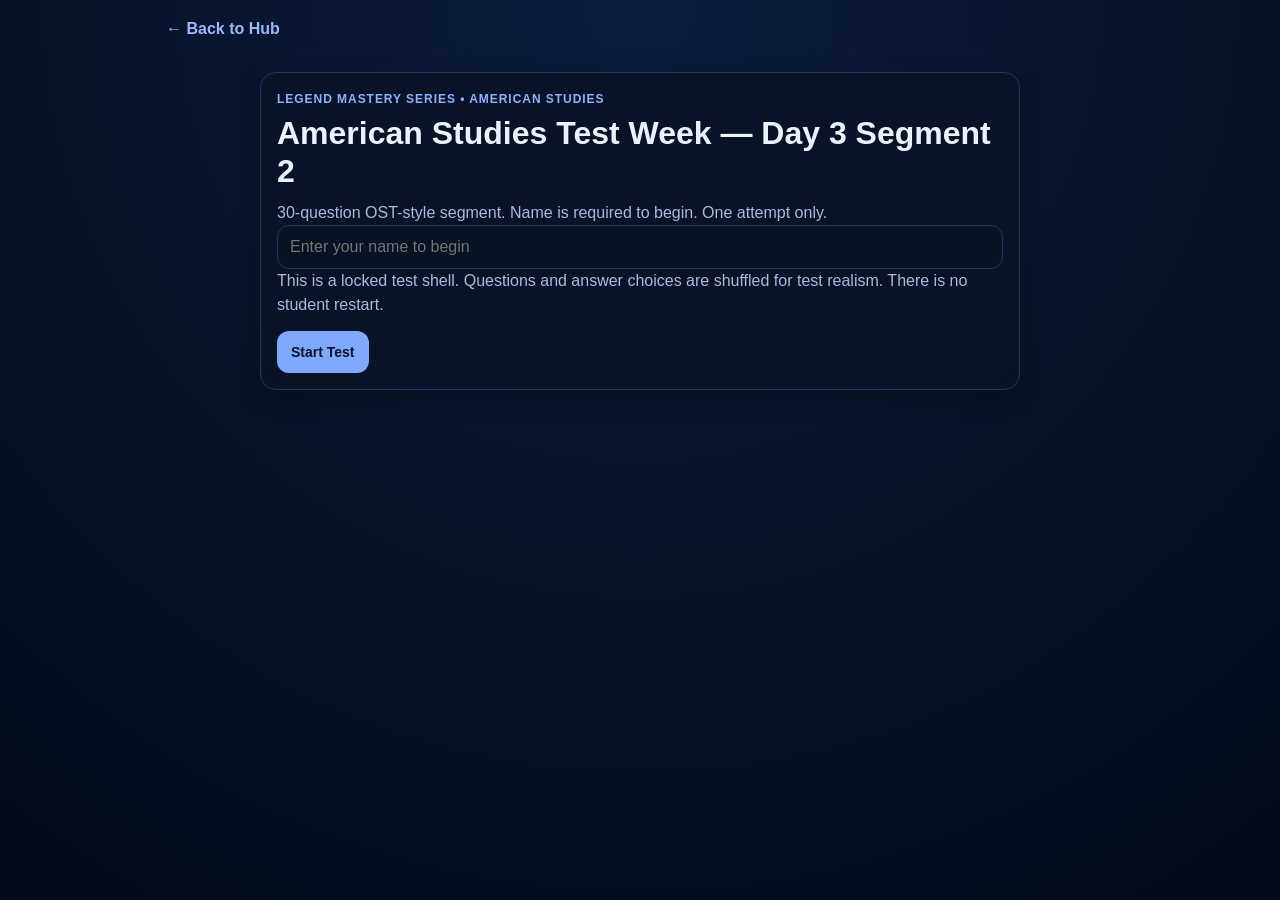
<file: games/day3-segment2.html>
<!doctype html>
<html lang="en">
<head>
  <meta charset="utf-8" />
  <meta name="viewport" content="width=device-width,initial-scale=1" />
  <title>American Studies Test Week — Day 3 Segment 2</title>
  <link rel="stylesheet" href="../styles.css" />
  <style>
    :root{
      --bg:#071226;
      --panel:#0b1730;
      --line:#23365c;
      --text:#eaf2ff;
      --muted:#a9bbdd;
      --warn:#f4b740;
      --good:#4fd18b;
    }
    *{box-sizing:border-box}
    html,body{
      margin:0;
      padding:0;
      background:radial-gradient(circle at top,#0b1b3d 0%,#061124 65%,#040b19 100%);
      color:var(--text);
      font-family:Arial, Helvetica, sans-serif;
    }
    body{min-height:100vh}
    .wrap{max-width:980px;margin:0 auto;padding:20px 16px 40px}
    .back-link{display:inline-block;color:#9db8ff;text-decoration:none;font-weight:700;margin-bottom:10px}
    .topbar{display:flex;justify-content:space-between;align-items:flex-start;gap:12px;flex-wrap:wrap;margin-bottom:12px}
    .topbar-left,.topbar-right{display:flex;gap:8px;flex-wrap:wrap;align-items:center}
    .pill,.tag{
      border:1px solid var(--line);background:#081326;color:var(--text);
      border-radius:999px;padding:6px 10px;font-size:13px;font-weight:700;
    }
    .panel{
      background:rgba(8,19,38,.92);border:1px solid var(--line);border-radius:16px;
      padding:16px;margin-bottom:14px;box-shadow:0 8px 24px rgba(0,0,0,.28);
    }
    .name-card{max-width:760px;margin:24px auto 0}
    .kicker{
      color:#8eb1ff;font-size:12px;font-weight:800;text-transform:uppercase;
      letter-spacing:.08em;margin-bottom:8px;
    }
    h1,h2{margin:0 0 10px;line-height:1.2}
    .sub,.help,.muted{color:var(--muted);line-height:1.5}
    .input{
      width:100%;min-height:44px;border-radius:12px;border:1px solid var(--line);
      background:#071222;color:var(--text);padding:10px 12px;font-size:16px;
    }
    .stats{display:grid;grid-template-columns:repeat(4,minmax(0,1fr));gap:10px}
    .stat{background:#081326;border:1px solid var(--line);border-radius:12px;padding:12px}
    .stat-label{color:var(--muted);font-size:12px;font-weight:800;text-transform:uppercase;margin-bottom:6px}
    .stat-value{font-size:18px;font-weight:800;color:var(--text)}
    .progress-wrap{
      margin-top:12px;width:100%;height:12px;border-radius:999px;overflow:hidden;
      background:#071222;border:1px solid var(--line);
    }
    .progress-bar{height:100%;background:linear-gradient(90deg,#6ea2ff,#9bc2ff)}
    .question-card{margin-top:4px}
    .q-type{color:#9db8ff;font-size:13px;font-weight:800;margin-bottom:10px}
    .q-stem{font-size:22px;line-height:1.35;font-weight:800;margin-bottom:16px}
    .prompt-box,.passage{
      background:#081326;border:1px solid var(--line);border-radius:12px;
      padding:12px;margin-bottom:14px;line-height:1.6;
    }
    .choices{display:grid;gap:10px}
    .choice{
      width:100%;text-align:left;border:1px solid var(--line);background:#071222;color:var(--text);
      border-radius:12px;padding:12px 14px;min-height:50px;font-size:16px;font-weight:700;cursor:pointer;
    }
    .choice:hover{border-color:#5f8fff}
    .choice.selected{background:#11254b;border-color:#79a9ff}
    .choice-letter{display:inline-block;min-width:28px;color:#aecdff}
    .footer-actions{display:flex;gap:10px;flex-wrap:wrap;align-items:center;margin-top:14px}
    button{
      min-height:42px;border:none;border-radius:12px;padding:10px 14px;font-size:14px;font-weight:800;
      cursor:pointer;background:#7ea9ff;color:#071426;
    }
    button.secondary{background:#1a2d52;color:var(--text);border:1px solid var(--line)}
    button.warn{background:#f4b740;color:#2a1b00}
    button:disabled{opacity:.45;cursor:not-allowed}
    .review-box{display:grid;gap:12px;margin-top:12px}
    .review-item{border:1px solid var(--line);border-radius:12px;padding:12px;background:#081326}
    .review-top{display:flex;justify-content:space-between;gap:10px;align-items:center;margin-bottom:8px}
    .sep{border:none;border-top:1px solid var(--line);margin:16px 0}
    .result-ready{color:var(--good)}
    .result-review{color:var(--warn)}
    .submit-status{margin-top:10px;color:var(--muted);font-weight:700}
    .submit-status.error{color:#ff9b9b}
    .submit-status.good{color:var(--good)}
    @media (max-width:760px){
      .stats{grid-template-columns:repeat(2,minmax(0,1fr))}
      .q-stem{font-size:18px}
    }
  </style>
</head>
<body>
  <div class="wrap" id="app"></div>

<script>
const SCRIPT_URL = "https://script.google.com/macros/s/AKfycbxs-3yj0_p8rPFP3H3a3E8vv6YXBH6U3ssNs_Wv5JM_Zm_8XwmBwrtaDNpBUfyjKmauOg/exec";

const TEST_META = {
  subject: "American Studies",
  week: "OST Practice Week",
  day: "Day 3",
  segment: "Segment 2",
  title: "American Studies Test Week — Day 3 Segment 2",
  focus: "Application / Analysis"
};

const ATTEMPT_KEY = "AMSTUD_D3_S2_ATTEMPT_LOCK";
const STORAGE_KEY = "LEGEND_AMSTUD_D3_S2_STATE_V1";
const TEACHER_SECRET = "legend";
const TEACHER_OVERRIDE = new URLSearchParams(location.search).get("unlock") === TEACHER_SECRET;

const QUESTION_BANK = [
  {
    "id": "D3S2-Q01",
    "type": "partab",
    "cs": "CS 13",
    "efl": "Explain the causes and consequences of American imperialism.",
    "contentElaboration": "Spanish-American War and expansion",
    "passage": "Newspapers sensationalized events in Cuba, public anger rose after the USS Maine exploded, and pressure grew for intervention against Spain.",
    "partA": {
      "stem": "Part A: Which war is best described?",
      "choices": [
        "Spanish-American War",
        "World War I",
        "Mexican-American War",
        "Korean War"
      ],
      "answer": [
        0
      ]
    },
    "partB": {
      "stem": "Part B: What was one consequence of that war?",
      "choices": [
        "The United States gained overseas influence and territories",
        "The United States adopted permanent isolation from foreign affairs",
        "Congress abolished the navy",
        "All U.S. trade with Latin America ended"
      ],
      "answer": [
        0
      ]
    },
    "explain": "The Spanish-American War accelerated U.S. overseas expansion."
  },
  {
    "id": "D3S2-Q02",
    "type": "passage-mcq",
    "cs": "CS 14",
    "efl": "Explain the causes of American imperialism.",
    "contentElaboration": "markets and naval strategy",
    "passage": "A senator argues that a modern nation needs overseas markets, coaling stations, and a strong navy to protect trade and project power.",
    "stem": "Which motive for imperialism is most clearly shown?",
    "choices": [
      "economic and strategic expansion",
      "withdrawal from world affairs",
      "ending industrial growth",
      "reducing naval power"
    ],
    "answer": [
      0
    ],
    "explain": "The passage links imperialism to markets and military strategy."
  },
  {
    "id": "D3S2-Q03",
    "type": "partab",
    "cs": "CS 15",
    "efl": "Explain how World War I affected the United States and the world.",
    "contentElaboration": "mobilization and debate",
    "passage": "The federal government coordinated railroads, encouraged bond purchases, and directed industrial production while Americans later debated the peace settlement.",
    "partA": {
      "stem": "Part A: Which effect of World War I is best shown?",
      "choices": [
        "expanded federal mobilization",
        "complete end of federal economic activity",
        "abolition of public messaging",
        "permanent U.S. membership in the League of Nations"
      ],
      "answer": [
        0
      ]
    },
    "partB": {
      "stem": "Part B: Which postwar question did many Americans debate?",
      "choices": [
        "whether the United States should join the League of Nations",
        "whether slavery should expand westward",
        "whether the colonies should ratify the Constitution",
        "whether the Northwest Territory should become a state"
      ],
      "answer": [
        0
      ]
    },
    "explain": "WWI expanded federal mobilization and sparked a debate over international involvement."
  },
  {
    "id": "D3S2-Q04",
    "type": "partab",
    "cs": "CS 16",
    "efl": "Explain how postwar prosperity and technology changed American life.",
    "contentElaboration": "consumerism and media",
    "passage": "A family buys a car, listens to radio programs, watches movies, and purchases appliances that factories produce in large numbers.",
    "partA": {
      "stem": "Part A: Which broader trend is best illustrated?",
      "choices": [
        "growth of mass consumer culture",
        "return to subsistence farming",
        "collapse of entertainment industries",
        "end of technological innovation"
      ],
      "answer": [
        0
      ]
    },
    "partB": {
      "stem": "Part B: What helped produce that trend?",
      "choices": [
        "mass production and new communication technology",
        "decline of transportation networks",
        "elimination of advertising",
        "rejection of industrial goods"
      ],
      "answer": [
        0
      ]
    },
    "explain": "Mass production and new media helped reshape American life in the 1920s."
  },
  {
    "id": "D3S2-Q05",
    "type": "passage-mcq",
    "cs": "CS 17",
    "efl": "Explain how social and cultural tensions developed in the 1920s.",
    "contentElaboration": "modern vs traditional values",
    "passage": "One group celebrates jazz, films, and changing gender norms, while another condemns those trends and calls for stricter moral standards and older values.",
    "stem": "Which broader theme is best illustrated?",
    "choices": [
      "conflict between modern and traditional values",
      "universal agreement on social change",
      "the end of nativism",
      "disappearance of rural-urban differences"
    ],
    "answer": [
      0
    ],
    "explain": "The passage highlights the clash between modernism and traditionalism."
  },
  {
    "id": "D3S2-Q06",
    "type": "partab",
    "cs": "CS 17",
    "efl": "Explain how social and cultural tensions developed in the 1920s.",
    "contentElaboration": "nativism and restriction",
    "passage": "Lawmakers warn that newcomers are changing American culture and push for limits on immigration from certain parts of the world.",
    "partA": {
      "stem": "Part A: Which attitude is most clearly shown?",
      "choices": [
        "nativism",
        "containment",
        "laissez-faire",
        "abolitionism"
      ],
      "answer": [
        0
      ]
    },
    "partB": {
      "stem": "Part B: Which policy best fits that attitude?",
      "choices": [
        "immigration restriction",
        "creation of Social Security",
        "Lend-Lease aid",
        "desegregation orders"
      ],
      "answer": [
        0
      ]
    },
    "explain": "Nativism in the 1920s often led to restrictive immigration policies."
  },
  {
    "id": "D3S2-Q07",
    "type": "partab",
    "cs": "CS 18",
    "efl": "Explain the causes of the Great Depression.",
    "contentElaboration": "speculation and debt",
    "passage": "In the late 1920s, many investors bought stocks on margin, banks made risky loans, and consumers purchased goods using increasing amounts of credit.",
    "partA": {
      "stem": "Part A: Which crisis followed these conditions?",
      "choices": [
        "Great Depression",
        "Era of Good Feelings",
        "Progressive Era",
        "Reconstruction"
      ],
      "answer": [
        0
      ]
    },
    "partB": {
      "stem": "Part B: Which explanation is best supported?",
      "choices": [
        "Underlying weaknesses made economic collapse more likely",
        "Debt and speculation made the economy permanently stable",
        "Banks were insulated from all risk",
        "Consumers avoided financial danger"
      ],
      "answer": [
        0
      ]
    },
    "explain": "Speculation, risky lending, and heavy debt made the economy vulnerable."
  },
  {
    "id": "D3S2-Q08",
    "type": "passage-mcq",
    "cs": "CS 18",
    "efl": "Explain the causes of the Great Depression.",
    "contentElaboration": "banking weakness",
    "passage": "As banks failed, people lost savings and many businesses and families could no longer borrow money to keep operating.",
    "stem": "Which conclusion is best supported?",
    "choices": [
      "Bank failures deepened the Depression by reducing savings and credit",
      "Bank failures immediately solved the crisis",
      "Credit became easier to obtain during the Depression",
      "Consumers gained more financial confidence"
    ],
    "answer": [
      0
    ],
    "explain": "Bank failures wiped out savings and restricted credit."
  },
  {
    "id": "D3S2-Q09",
    "type": "partab",
    "cs": "CS 19",
    "efl": "Explain federal responses to the Great Depression.",
    "contentElaboration": "New Deal and relief",
    "passage": "The federal government funded work projects, insured bank deposits, and created old-age pensions while expanding economic regulation.",
    "partA": {
      "stem": "Part A: Which broader response is described?",
      "choices": [
        "New Deal programs",
        "Imperialist expansion",
        "strict laissez-faire withdrawal",
        "postwar suburbanization"
      ],
      "answer": [
        0
      ]
    },
    "partB": {
      "stem": "Part B: What major effect did this response have?",
      "choices": [
        "The federal government's role expanded",
        "The federal government ended all relief efforts",
        "States gained complete control over national banking",
        "Public works were abolished"
      ],
      "answer": [
        0
      ]
    },
    "explain": "New Deal programs significantly expanded the federal role in economic life."
  },
  {
    "id": "D3S2-Q10",
    "type": "partab",
    "cs": "CS 19",
    "efl": "Explain federal responses to the Great Depression.",
    "contentElaboration": "program purpose",
    "passage": "A worker receives a temporary job building roads and bridges through a federally funded project during the 1930s.",
    "partA": {
      "stem": "Part A: Which New Deal goal is most clearly shown?",
      "choices": [
        "relief and recovery through public works",
        "ending all federal spending",
        "returning to mercantilism",
        "promoting imperialism"
      ],
      "answer": [
        0
      ]
    },
    "partB": {
      "stem": "Part B: Why did programs like this matter?",
      "choices": [
        "They provided employment while improving infrastructure",
        "They eliminated all economic hardship immediately",
        "They removed the federal government from the economy",
        "They replaced private property with state ownership"
      ],
      "answer": [
        0
      ]
    },
    "explain": "Public works programs aimed to provide jobs and stimulate recovery."
  },
  {
    "id": "D3S2-Q11",
    "type": "partab",
    "cs": "CS 20",
    "efl": "Explain the causes and consequences of World War II.",
    "contentElaboration": "appeasement and aggression",
    "passage": "Germany violated treaty limits, remilitarized, absorbed nearby territory, and faced weak responses from other powers in the 1930s.",
    "partA": {
      "stem": "Part A: What was one result of weak responses to aggression?",
      "choices": [
        "Axis leaders became more aggressive",
        "World peace became secure",
        "Military buildups ended",
        "The League of Nations gained strong enforcement power"
      ],
      "answer": [
        0
      ]
    },
    "partB": {
      "stem": "Part B: Which global conflict followed?",
      "choices": [
        "World War II",
        "War of 1812",
        "Spanish-American War",
        "Cold War only"
      ],
      "answer": [
        0
      ]
    },
    "explain": "Unchecked aggression in the 1930s helped lead directly to World War II."
  },
  {
    "id": "D3S2-Q12",
    "type": "passage-mcq",
    "cs": "CS 20",
    "efl": "Explain the causes and consequences of World War II.",
    "contentElaboration": "Versailles and instability",
    "passage": "After World War I, many Germans faced economic hardship and resentment tied to the Treaty of Versailles, while extremist movements gained support.",
    "stem": "Which conclusion is best supported?",
    "choices": [
      "Postwar conditions helped create instability that later fueled World War II",
      "The Treaty of Versailles created lasting political harmony",
      "Economic prosperity prevented extremism",
      "European nationalism disappeared after the war"
    ],
    "answer": [
      0
    ],
    "explain": "Economic hardship and resentment contributed to later instability and extremism."
  },
  {
    "id": "D3S2-Q13",
    "type": "partab",
    "cs": "CS 21",
    "efl": "Explain the U.S. transition from isolationism to involvement in World War II.",
    "contentElaboration": "policy sequence",
    "passage": "The United States first passed Neutrality Acts, then used cash-and-carry, later approved Lend-Lease, and finally entered the war after Pearl Harbor.",
    "partA": {
      "stem": "Part A: Which statement best summarizes this sequence?",
      "choices": [
        "The nation moved gradually from isolation toward intervention",
        "The nation remained completely neutral throughout the war",
        "The United States entered the war before aiding other nations",
        "Policy returned to strict isolation after Pearl Harbor"
      ],
      "answer": [
        0
      ]
    },
    "partB": {
      "stem": "Part B: Which event triggered direct U.S. entry into the war?",
      "choices": [
        "attack on Pearl Harbor",
        "passage of the Dawes Act",
        "sinking of the Titanic",
        "formation of NATO"
      ],
      "answer": [
        0
      ]
    },
    "explain": "The sequence shows a gradual shift away from isolation, with Pearl Harbor prompting direct entry."
  },
  {
    "id": "D3S2-Q14",
    "type": "passage-mcq",
    "cs": "CS 21",
    "efl": "Explain the U.S. transition from isolationism to involvement in World War II.",
    "contentElaboration": "aid before entry",
    "passage": "Before entering the war directly, the United States provided weapons and supplies to Allied nations fighting Axis powers.",
    "stem": "Which policy best matches the passage?",
    "choices": [
      "Lend-Lease",
      "Dawes Act",
      "Pure Food and Drug Act",
      "Pendleton Act"
    ],
    "answer": [
      0
    ],
    "explain": "Lend-Lease allowed the United States to aid Allied nations before direct entry."
  },
  {
    "id": "D3S2-Q15",
    "type": "partab",
    "cs": "CS 15",
    "efl": "Explain how World War I affected the United States and the world.",
    "contentElaboration": "wartime messaging and limits",
    "passage": "The government promoted wartime unity, encouraged bond purchases, and punished some forms of antiwar speech during World War I.",
    "partA": {
      "stem": "Part A: Which method did the government use to build support for the war?",
      "choices": [
        "propaganda campaigns",
        "civil service reform",
        "interstate highway construction",
        "desegregation rulings"
      ],
      "answer": [
        0
      ]
    },
    "partB": {
      "stem": "Part B: What broader point does the passage illustrate?",
      "choices": [
        "War can expand federal influence over society and speech",
        "Wars always reduce government power",
        "Foreign conflict never affects domestic life",
        "The Bill of Rights ends during wartime"
      ],
      "answer": [
        0
      ]
    },
    "explain": "World War I increased federal influence over mobilization and public messaging."
  },
  {
    "id": "D3S2-Q16",
    "type": "passage-mcq",
    "cs": "CS 16",
    "efl": "Explain how postwar prosperity and technology changed American life.",
    "contentElaboration": "suburbanization and mobility",
    "passage": "After World War II, families moved into suburbs, commuted on highways, and relied on automobiles for work and daily life.",
    "stem": "Which conclusion is best supported by the passage?",
    "choices": [
      "Transportation and prosperity reshaped settlement patterns",
      "Most Americans abandoned automobiles after the war",
      "Suburban life reduced mobility",
      "Postwar life returned to preindustrial patterns"
    ],
    "answer": [
      0
    ],
    "explain": "Highways, cars, and prosperity helped drive suburban growth."
  },
  {
    "id": "D3S2-Q17",
    "type": "partab",
    "cs": "CS 17",
    "efl": "Explain how social and cultural tensions developed in the 1920s.",
    "contentElaboration": "women and modern culture",
    "passage": "Some Americans celebrated flappers, new fashions, and greater public independence for women, while others attacked those changes as moral decline.",
    "partA": {
      "stem": "Part A: Which broader theme is shown?",
      "choices": [
        "changing gender roles contributed to social tension",
        "Americans agreed completely about women's roles",
        "The 1920s ended modern culture",
        "Women lost all public influence"
      ],
      "answer": [
        0
      ]
    },
    "partB": {
      "stem": "Part B: Why did this matter historically?",
      "choices": [
        "It showed that cultural change could divide the nation",
        "It ended all debate about rights and culture",
        "It proved that rural and urban communities were identical",
        "It prevented future reform movements"
      ],
      "answer": [
        0
      ]
    },
    "explain": "Changing roles for women became part of wider 1920s social conflict."
  },
  {
    "id": "D3S2-Q18",
    "type": "passage-mcq",
    "cs": "CS 18",
    "efl": "Explain the causes of the Great Depression.",
    "contentElaboration": "interconnected causes",
    "passage": "Farm prices were weak, consumers carried debt, investors speculated, and banks made risky loans during the late 1920s.",
    "stem": "Which statement best explains the passage?",
    "choices": [
      "The Great Depression had multiple interconnected causes",
      "The Depression resulted from only one isolated event",
      "The economy was secure because agriculture was strong",
      "Speculation had no impact on economic stability"
    ],
    "answer": [
      0
    ],
    "explain": "The passage shows several overlapping weaknesses that contributed to collapse."
  },
  {
    "id": "D3S2-Q19",
    "type": "partab",
    "cs": "CS 19",
    "efl": "Explain federal responses to the Great Depression.",
    "contentElaboration": "banking reform",
    "passage": "After bank failures shook public confidence, the federal government created protections so depositors would not lose savings when banks collapsed.",
    "partA": {
      "stem": "Part A: Which New Deal response is best described?",
      "choices": [
        "FDIC insurance",
        "Social Security",
        "Lend-Lease",
        "GI Bill"
      ],
      "answer": [
        0
      ]
    },
    "partB": {
      "stem": "Part B: What problem was this designed to address?",
      "choices": [
        "loss of savings and weak confidence in banks",
        "immigration restriction",
        "imperialist competition",
        "wartime production shortages"
      ],
      "answer": [
        0
      ]
    },
    "explain": "FDIC insurance protected deposits and strengthened confidence in the banking system."
  },
  {
    "id": "D3S2-Q20",
    "type": "passage-mcq",
    "cs": "CS 20",
    "efl": "Explain the causes and consequences of World War II.",
    "contentElaboration": "Axis expansion",
    "passage": "Italy invaded Ethiopia, Japan expanded in Asia, and Germany continued violating treaty limits while democratic powers often hesitated to respond forcefully.",
    "stem": "Which conclusion is best supported?",
    "choices": [
      "Aggressive expansion by Axis powers went largely unchecked in the 1930s",
      "Democratic powers consistently stopped aggression early",
      "World War II began because all treaties were strictly enforced",
      "Japan avoided expansion during the 1930s"
    ],
    "answer": [
      0
    ],
    "explain": "The passage shows repeated aggressive actions and weak resistance."
  },
  {
    "id": "D3S2-Q21",
    "type": "partab",
    "cs": "CS 21",
    "efl": "Explain the U.S. transition from isolationism to involvement in World War II.",
    "contentElaboration": "shift in public policy",
    "passage": "A lawmaker who once favored neutrality later supports sending aid to Britain because a Nazi victory would threaten U.S. security and trade.",
    "partA": {
      "stem": "Part A: Which broader change does this best illustrate?",
      "choices": [
        "movement away from isolationism",
        "return to mercantilism",
        "support for colonial dependence",
        "end of naval power"
      ],
      "answer": [
        0
      ]
    },
    "partB": {
      "stem": "Part B: Which idea supports that shift?",
      "choices": [
        "events abroad could directly affect U.S. security",
        "foreign wars never affect the United States",
        "aid to allies always violates the Constitution",
        "the nation should avoid all international trade"
      ],
      "answer": [
        0
      ]
    },
    "explain": "The reasoning reflects the growing view that overseas events mattered to U.S. interests."
  },
  {
    "id": "D3S2-Q22",
    "type": "passage-mcq",
    "cs": "CS 13",
    "efl": "Explain the causes and consequences of American imperialism.",
    "contentElaboration": "territorial consequences",
    "passage": "Following victory in war, the United States controlled Puerto Rico and had increased influence in the Caribbean and Pacific.",
    "stem": "Which event most directly produced this result?",
    "choices": [
      "Spanish-American War",
      "Civil War",
      "Mexican-American War",
      "War of 1812"
    ],
    "answer": [
      0
    ],
    "explain": "The Spanish-American War greatly expanded U.S. overseas influence."
  },
  {
    "id": "D3S2-Q23",
    "type": "partab",
    "cs": "CS 14",
    "efl": "Explain the causes of American imperialism.",
    "contentElaboration": "economic and strategic motives",
    "passage": "Business leaders call for overseas customers while naval strategists demand more coaling stations and protected sea lanes.",
    "partA": {
      "stem": "Part A: Which two motives are reflected most clearly?",
      "choices": [
        "economic opportunity and military strategy",
        "temperance and prohibition repeal",
        "agrarian self-sufficiency and isolation",
        "settlement of western territories only"
      ],
      "answer": [
        0
      ]
    },
    "partB": {
      "stem": "Part B: What broader policy did those motives support?",
      "choices": [
        "imperial expansion",
        "neutrality in Europe",
        "the New Deal",
        "civil rights reform"
      ],
      "answer": [
        0
      ]
    },
    "explain": "Economic and strategic motives both supported imperial expansion."
  },
  {
    "id": "D3S2-Q24",
    "type": "passage-mcq",
    "cs": "CS 15",
    "efl": "Explain how World War I affected the United States and the world.",
    "contentElaboration": "draft and mobilization",
    "passage": "Millions of men registered for military service while factories adjusted production to meet wartime needs.",
    "stem": "Which conclusion is best supported?",
    "choices": [
      "World War I required large-scale national mobilization",
      "The war had little effect on the home front",
      "The draft ended before the United States entered the war",
      "Industry played no role in the conflict"
    ],
    "answer": [
      0
    ],
    "explain": "The passage shows both military and industrial mobilization."
  },
  {
    "id": "D3S2-Q25",
    "type": "partab",
    "cs": "CS 16",
    "efl": "Explain how postwar prosperity and technology changed American life.",
    "contentElaboration": "technology and leisure",
    "passage": "Millions of Americans listened to the same songs, news, and sports events at home through a new entertainment technology.",
    "partA": {
      "stem": "Part A: Which technology is best described?",
      "choices": [
        "radio",
        "telegraph",
        "steel plow",
        "cotton gin"
      ],
      "answer": [
        0
      ]
    },
    "partB": {
      "stem": "Part B: What was one important effect?",
      "choices": [
        "creation of a shared national culture",
        "end of all local communities",
        "collapse of consumer advertising",
        "reduction of mass entertainment"
      ],
      "answer": [
        0
      ]
    },
    "explain": "Radio helped create shared experiences across the country."
  },
  {
    "id": "D3S2-Q26",
    "type": "passage-mcq",
    "cs": "CS 17",
    "efl": "Explain how social and cultural tensions developed in the 1920s.",
    "contentElaboration": "religion and science",
    "passage": "A teacher is attacked for presenting modern scientific ideas that some community members believe contradict traditional religious teaching.",
    "stem": "Which broader 1920s conflict does the passage best reflect?",
    "choices": [
      "tension between modern ideas and traditional beliefs",
      "debate over the New Deal",
      "argument over imperialism",
      "conflict about Reconstruction policy"
    ],
    "answer": [
      0
    ],
    "explain": "The passage reflects the clash between modern thought and traditional religious belief."
  },
  {
    "id": "D3S2-Q27",
    "type": "partab",
    "cs": "CS 18",
    "efl": "Explain the causes of the Great Depression.",
    "contentElaboration": "consumer debt and vulnerability",
    "passage": "A worker loses a job but still owes money on major purchases made on installment plans, while the local bank tightens lending.",
    "partA": {
      "stem": "Part A: Which economic weakness is shown most clearly?",
      "choices": [
        "heavy consumer debt made families vulnerable",
        "industrial production was too low because of no demand",
        "speculation had ended before the crash",
        "credit was easy to obtain during the Depression"
      ],
      "answer": [
        0
      ]
    },
    "partB": {
      "stem": "Part B: Why did that weakness matter?",
      "choices": [
        "It made economic downturns harder for families to survive",
        "It guaranteed quick recovery",
        "It prevented bank failures",
        "It reduced unemployment immediately"
      ],
      "answer": [
        0
      ]
    },
    "explain": "Debt left many families exposed when jobs and credit disappeared."
  },
  {
    "id": "D3S2-Q28",
    "type": "passage-mcq",
    "cs": "CS 19",
    "efl": "Explain federal responses to the Great Depression.",
    "contentElaboration": "changing government role",
    "passage": "Citizens begin to expect the federal government to act when banks fail, unemployment rises, or the economy collapses.",
    "stem": "Why is this historically significant?",
    "choices": [
      "It reflects a long-term shift in expectations about federal responsibility",
      "It proves the government stopped responding to crises",
      "It shows Americans rejected all public programs",
      "It means economic problems disappeared after the 1930s"
    ],
    "answer": [
      0
    ],
    "explain": "The New Deal era changed expectations about the federal government's role in crisis."
  },
  {
    "id": "D3S2-Q29",
    "type": "partab",
    "cs": "CS 20",
    "efl": "Explain the causes and consequences of World War II.",
    "contentElaboration": "war origins",
    "passage": "Leaders hoped concessions would preserve peace, but dictators interpreted those concessions as weakness and continued expanding.",
    "partA": {
      "stem": "Part A: Which policy is best described?",
      "choices": [
        "appeasement",
        "containment",
        "isolationism",
        "detente"
      ],
      "answer": [
        0
      ]
    },
    "partB": {
      "stem": "Part B: What was a major consequence of that policy?",
      "choices": [
        "Aggression continued and war became more likely",
        "The Axis powers immediately stopped expanding",
        "All international tensions disappeared",
        "The League of Nations gained complete authority"
      ],
      "answer": [
        0
      ]
    },
    "explain": "Appeasement failed to stop aggression and made a larger war more likely."
  },
  {
    "id": "D3S2-Q30",
    "type": "passage-mcq",
    "cs": "CS 21",
    "efl": "Explain the U.S. transition from isolationism to involvement in World War II.",
    "contentElaboration": "causation and sequence",
    "passage": "Neutrality laws came first, then limited aid, then larger-scale support for the Allies, and finally direct military entry after an attack.",
    "stem": "Which historical skill is most useful for analyzing the passage?",
    "choices": [
      "understanding sequence and cause-effect",
      "memorizing unrelated dates",
      "studying only geography",
      "focusing only on individual biographies"
    ],
    "answer": [
      0
    ],
    "explain": "The passage is best understood by tracing the sequence and causation of policy change."
  }
];

function hash32(str){
  let h = 2166136261 >>> 0;
  for(let i=0;i<str.length;i++){ h ^= str.charCodeAt(i); h = Math.imul(h, 16777619); }
  return h >>> 0;
}
function mulberry32(a){
  return function(){
    let t = a += 0x6D2B79F5;
    t = Math.imul(t ^ (t >>> 15), t | 1);
    t ^= t + Math.imul(t ^ (t >>> 7), t | 61);
    return ((t ^ (t >>> 14)) >>> 0) / 4294967296;
  };
}
function shuffleArray(arr, seedStr){
  const a = arr.slice(), rand = mulberry32(hash32(seedStr));
  for(let i=a.length-1;i>0;i--){ const j = Math.floor(rand() * (i + 1)); [a[i], a[j]] = [a[j], a[i]]; }
  return a;
}
function shuffleIndices(length, seedStr){
  const arr = Array.from({length}, (_, i) => i), rand = mulberry32(hash32(seedStr));
  for(let i=arr.length-1;i>0;i--){ const j = Math.floor(rand() * (i + 1)); [arr[i], arr[j]] = [arr[j], arr[i]]; }
  return arr;
}
function cloneQuestion(q){ return JSON.parse(JSON.stringify(q)); }
function remapQuestion(q, seedStr){
  const question = cloneQuestion(q);
  if(question.type === "mc" || question.type === "multiselect" || question.type === "dropdown" || question.type === "passage-mcq"){
    if(Array.isArray(question.choices) && question.choices.length > 1){
      const order = shuffleIndices(question.choices.length, seedStr), inverseMap = {};
      order.forEach((oldIdx, newIdx) => inverseMap[oldIdx] = newIdx);
      question.choices = order.map(i => question.choices[i]);
      question.answer = question.answer.map(oldIdx => inverseMap[oldIdx]).sort((a,b)=>a-b);
    }
  }
  if(question.type === "partab"){
    if(Array.isArray(question.partA?.choices) && question.partA.choices.length > 1){
      const orderA = shuffleIndices(question.partA.choices.length, `${seedStr}|partA`), inverseA = {};
      orderA.forEach((oldIdx, newIdx) => inverseA[oldIdx] = newIdx);
      question.partA.choices = orderA.map(i => question.partA.choices[i]);
      question.partA.answer = question.partA.answer.map(oldIdx => inverseA[oldIdx]).sort((a,b)=>a-b);
    }
    if(Array.isArray(question.partB?.choices) && question.partB.choices.length > 1){
      const orderB = shuffleIndices(question.partB.choices.length, `${seedStr}|partB`), inverseB = {};
      orderB.forEach((oldIdx, newIdx) => inverseB[oldIdx] = newIdx);
      question.partB.choices = orderB.map(i => question.partB.choices[i]);
      question.partB.answer = question.partB.answer.map(oldIdx => inverseB[oldIdx]).sort((a,b)=>a-b);
    }
  }
  return question;
}
function escapeHtml(str){
  return String(str ?? "").replace(/[&<>"']/g, s => ({ "&":"&amp;","<":"&lt;",">":"&gt;",'"':"&quot;","'":"&#39;" })[s]);
}
function nowLocalString(d){ return new Date(d).toLocaleString(); }
function formatRuntime(seconds){
  const total = Math.max(0, Math.floor(seconds));
  const h = Math.floor(total / 3600).toString().padStart(2,"0");
  const m = Math.floor((total % 3600) / 60).toString().padStart(2,"0");
  const s = Math.floor(total % 60).toString().padStart(2,"0");
  return `${h}:${m}:${s}`;
}
function letter(i){ return ["A","B","C","D","E","F"][i] || ""; }
function normalizeArray(arr){ return Array.isArray(arr) ? [...arr].sort((a,b)=>a-b) : []; }
function sameArray(a,b){
  const aa = normalizeArray(a), bb = normalizeArray(b);
  return aa.length === bb.length && aa.every((v,i)=>v===bb[i]);
}

let QUESTIONS = [];
let state = { studentName:"", startedAt:null, current:0, answers:[], submitted:false, score:null, attemptNumber:1, questionOrderSeed:null };
let submitInFlight = false;

function save(){ localStorage.setItem(STORAGE_KEY, JSON.stringify(state)); }
function load(){
  try{
    const raw = localStorage.getItem(STORAGE_KEY);
    if(raw){
      const parsed = JSON.parse(raw);
      if(parsed && !parsed.submitted) state = parsed;
    }
  }catch(err){}
}
function isLocked(){ return TEACHER_OVERRIDE ? false : localStorage.getItem(ATTEMPT_KEY) === "USED"; }
function teacherBadge(){ return TEACHER_OVERRIDE ? `<span class="pill">Teacher Override Active</span>` : ``; }
function teacherUnlockNow(){ localStorage.removeItem(ATTEMPT_KEY); localStorage.removeItem(STORAGE_KEY); location.reload(); }
function countAnswered(){ return state.answers.filter(a => a !== null).length; }
function buildQuestions(){
  const seed = state.questionOrderSeed || "default-seed";
  QUESTIONS = QUESTION_BANK.map((q, idx) => remapQuestion(q, `${seed}|${q.id || idx}|choices`));
  QUESTIONS = shuffleArray(QUESTIONS, `${seed}|question-order`);
  if(!Array.isArray(state.answers) || state.answers.length !== QUESTIONS.length){
    state.answers = Array(QUESTIONS.length).fill(null);
  }
}
function isCorrect(q, answer){
  if(q.type === "mc" || q.type === "multiselect" || q.type === "dropdown" || q.type === "passage-mcq") return sameArray(answer, q.answer);
  if(q.type === "matching") return sameArray(answer, q.answer);
  if(q.type === "partab"){
    if(!answer || !Array.isArray(answer.partA) || !Array.isArray(answer.partB)) return false;
    return sameArray(answer.partA, q.partA.answer) && sameArray(answer.partB, q.partB.answer);
  }
  return false;
}
function currentAnswerLabel(q, ans){
  if(ans === null) return "No answer";
  if(q.type === "mc" || q.type === "multiselect" || q.type === "dropdown" || q.type === "passage-mcq") return ans.map(i => letter(i)).join(", ");
  if(q.type === "matching") return "Answered";
  if(q.type === "partab"){
    const a = (ans.partA || []).map(i => letter(i)).join(", ");
    const b = (ans.partB || []).map(i => letter(i)).join(", ");
    return `Part A: ${a || "-"} | Part B: ${b || "-"}`;
  }
  return "Answered";
}
function buildLockedScreen(){
  document.getElementById("app").innerHTML = `
    <a class="back-link" href="../index.html">← Back to Hub</a>
    <div class="panel">
      <div class="kicker">Attempt Locked</div>
      <h1>${TEST_META.title}</h1>
      <p class="sub">This segment has already been completed on this device/browser.</p>
      <div class="footer-actions">
        ${TEACHER_OVERRIDE ? `<button class="warn" onclick="teacherUnlockNow()">Teacher Unlock This Browser</button>` : ``}
        <button onclick="location.href='../index.html'">Back to Hub</button>
      </div>
    </div>`;
}
function buildIntro(){
  document.getElementById("app").innerHTML = `
    <a class="back-link" href="../index.html">← Back to Hub</a>
    <div class="panel name-card">
      <div class="kicker">Legend Mastery Series • American Studies</div>
      <h1>${TEST_META.title}</h1>
      <p class="sub">30-question OST-style segment. Name is required to begin. One attempt only.</p>
      <input id="nameInput" class="input" type="text" maxlength="60" placeholder="Enter your name to begin" />
      <div class="help">This is a locked test shell. Questions and answer choices are shuffled for test realism. There is no student restart.</div>
      <div class="footer-actions">
        ${TEACHER_OVERRIDE ? `<span class="tag">Teacher Override Active</span>` : ``}
        <button id="startBtn">Start Test</button>
      </div>
    </div>`;
  document.getElementById("startBtn").onclick = () => {
    const name = document.getElementById("nameInput").value.trim();
    if(!name){ alert("Enter your name to begin."); return; }
    state.studentName = name;
    state.startedAt = new Date().toISOString();
    state.attemptNumber = 1;
    state.questionOrderSeed = `${state.studentName}|${state.startedAt}|${TEST_META.title}`;
    buildQuestions(); save(); renderTest();
  };
}
function confirmReviewOpen(){ if(confirm("Open the review screen? From there, students can inspect answers and submit the segment.")) reviewScreen(); }
function buildTopbar(){
  const started = new Date(state.startedAt);
  const runtime = formatRuntime((Date.now() - started.getTime()) / 1000);
  const answered = countAnswered();
  const progressPct = Math.round((answered / QUESTIONS.length) * 100);
  return `
    <a class="back-link" href="../index.html">← Back to Hub</a>
    <div class="topbar">
      <div class="topbar-left">${TEACHER_OVERRIDE ? `<button class="warn" onclick="teacherUnlockNow()">Teacher Unlock</button>` : ``}</div>
      <div class="topbar-right">
        <button class="secondary" onclick="confirmReviewOpen()">Open Review Screen</button>
        ${teacherBadge()}
        <span class="pill">Name: ${escapeHtml(state.studentName)}</span>
        <span class="pill">Attempt: ${state.attemptNumber}</span>
        <span class="pill">Started: ${escapeHtml(nowLocalString(started))}</span>
        <span class="pill">Runtime: <span id="runtimeDisplay">${runtime}</span></span>
      </div>
    </div>
    <div class="panel">
      <div class="stats">
        <div class="stat"><div class="stat-label">Test</div><div class="stat-value">${TEST_META.day} ${TEST_META.segment}</div></div>
        <div class="stat"><div class="stat-label">Focus</div><div class="stat-value">${TEST_META.focus}</div></div>
        <div class="stat"><div class="stat-label">Progress</div><div class="stat-value">${answered} / ${QUESTIONS.length}</div></div>
        <div class="stat"><div class="stat-label">Completion</div><div class="stat-value">${progressPct}%</div></div>
      </div>
      <div class="progress-wrap"><div class="progress-bar" style="width:${progressPct}%"></div></div>
    </div>`;
}
function renderQuestion(){
  const q = QUESTIONS[state.current], currentAnswer = state.answers[state.current];
  document.getElementById("app").innerHTML = buildTopbar() + `
    <div class="panel question-card">
      <div class="q-type">Question ${state.current + 1} of ${QUESTIONS.length} • ${escapeHtml(q.type.toUpperCase())} • ${escapeHtml(q.cs)}</div>
      ${q.passage ? `<div class="passage">${escapeHtml(q.passage)}</div>` : ``}
      ${q.prompt ? `<div class="prompt-box">${escapeHtml(q.prompt)}</div>` : ``}
      <div class="q-stem">${escapeHtml(q.stem)}</div>
      ${renderInputForQuestion(q, currentAnswer)}
      <div class="footer-actions">
        <button class="secondary" ${state.current === 0 ? "disabled" : ""} onclick="prevQuestion()">Previous</button>
        <button class="secondary" onclick="skipQuestion()">Skip</button>
      </div>
    </div>`;
}
function renderInputForQuestion(q, currentAnswer){
  if(q.type === "mc" || q.type === "passage-mcq" || q.type === "dropdown"){
    return `<div class="choices">${q.choices.map((choice, i) => `
      <button class="choice ${currentAnswer !== null && currentAnswer[0] === i ? "selected" : ""}" onclick="selectChoice([${i}])">
        <span class="choice-letter">${letter(i)}.</span> ${escapeHtml(choice)}
      </button>`).join("")}</div>`;
  }
  if(q.type === "multiselect"){
    const selected = Array.isArray(currentAnswer) ? currentAnswer : [];
    return `<div class="choices">${q.choices.map((choice, i) => `
      <button class="choice ${selected.includes(i) ? "selected" : ""}" onclick="toggleMulti(${i})">
        <span class="choice-letter">${letter(i)}.</span> ${escapeHtml(choice)}
      </button>`).join("")}</div>
      <div class="footer-actions"><button onclick="submitMulti()">Submit Answer</button></div>`;
  }
  if(q.type === "matching"){
    const current = Array.isArray(currentAnswer) ? currentAnswer.slice() : Array(q.left.length).fill(null);
    return q.left.map((leftText, idx) => `
      <div class="prompt-box">
        <div><strong>${escapeHtml(leftText)}</strong></div>
        <select class="input" onchange="selectMatch(${idx}, this.value)">
          <option value="">Choose a match</option>
          ${q.right.map((r, i) => `<option value="${i}" ${current[idx] === i ? "selected" : ""}>${escapeHtml(r)}</option>`).join("")}
        </select>
      </div>`).join("") + `<div class="footer-actions"><button onclick="submitMatching()">Submit Answer</button></div>`;
  }
  if(q.type === "partab"){
    const ans = currentAnswer || {partA:[], partB:[]};
    const partAReady = Array.isArray(ans.partA) && ans.partA.length > 0;
    const partBReady = Array.isArray(ans.partB) && ans.partB.length > 0;
    return `
      <div class="prompt-box"><strong>${escapeHtml(q.partA.stem)}</strong></div>
      <div class="choices">${q.partA.choices.map((choice, i) => `
        <button class="choice ${ans.partA.includes(i) ? "selected" : ""}" onclick="selectPart('A', [${i}])">
          <span class="choice-letter">${letter(i)}.</span> ${escapeHtml(choice)}
        </button>`).join("")}</div>
      <div class="prompt-box" style="margin-top:14px;"><strong>${escapeHtml(q.partB.stem)}</strong></div>
      <div class="choices">${q.partB.choices.map((choice, i) => `
        <button class="choice ${ans.partB.includes(i) ? "selected" : ""}" onclick="selectPart('B', [${i}])">
          <span class="choice-letter">${letter(i)}.</span> ${escapeHtml(choice)}
        </button>`).join("")}</div>
      <div class="footer-actions">
        <button onclick="submitPartAB()" ${(!partAReady || !partBReady) ? "disabled" : ""}>Submit Answer</button>
      </div>`;
  }
  return `<div class="muted">Unsupported question type.</div>`;
}
function selectChoice(arr){ state.answers[state.current] = arr; save(); nextQuestion(); }
function toggleMulti(idx){
  let current = Array.isArray(state.answers[state.current]) ? [...state.answers[state.current]] : [];
  if(current.includes(idx)) current = current.filter(v => v !== idx);
  else current.push(idx);
  state.answers[state.current] = current.sort((a,b)=>a-b);
  save(); renderQuestion();
}
function submitMulti(){ if(!Array.isArray(state.answers[state.current]) || !state.answers[state.current].length){ alert("Select at least one answer."); return; } nextQuestion(); }
function selectMatch(idx, value){
  let current = Array.isArray(state.answers[state.current]) ? [...state.answers[state.current]] : Array(QUESTIONS[state.current].left.length).fill(null);
  current[idx] = value === "" ? null : Number(value);
  state.answers[state.current] = current;
  save();
}
function submitMatching(){
  const ans = state.answers[state.current];
  if(!Array.isArray(ans) || ans.some(v => v === null)){ alert("Complete all matches before continuing."); return; }
  nextQuestion();
}
function selectPart(which, arr){
  const current = state.answers[state.current] || {partA:[], partB:[]};
  if(which === 'A') current.partA = arr;
  if(which === 'B') current.partB = arr;
  state.answers[state.current] = current;
  save(); renderQuestion();
}
function submitPartAB(){
  const ans = state.answers[state.current];
  if(!ans || !Array.isArray(ans.partA) || !ans.partA.length || !Array.isArray(ans.partB) || !ans.partB.length){
    alert("Answer both Part A and Part B before continuing.");
    return;
  }
  nextQuestion();
}
function setSubmitStatus(message, kind=""){
  const el = document.getElementById("submitStatus");
  if(!el) return;
  el.className = `submit-status${kind ? " " + kind : ""}`;
  el.textContent = message || "";
}
function withTimeout(promise, ms){
  return Promise.race([
    promise,
    new Promise((_, reject) => setTimeout(() => reject(new Error("timeout")), ms))
  ]);
}
function prevQuestion(){ if(state.current > 0){ state.current--; save(); renderQuestion(); } }
function skipQuestion(){ if(state.current < QUESTIONS.length - 1){ state.current++; save(); renderQuestion(); } else reviewScreen(); }
function nextQuestion(){
  if(state.current < QUESTIONS.length - 1){ state.current++; save(); renderQuestion(); }
  else reviewScreen();
}
function jumpToQuestion(idx){ state.current = idx; save(); renderQuestion(); }
function renderTest(){ renderQuestion(); }
function reviewScreen(){
  const answered = countAnswered();
  const unanswered = QUESTIONS.length - answered;
  document.getElementById("app").innerHTML = buildTopbar() + `
    <div class="panel">
      <h2>Review Before Submitting</h2>
      <p class="sub">Answered: ${answered} of ${QUESTIONS.length}. Unanswered: ${unanswered}.</p>
      <div class="review-box">
        ${QUESTIONS.map((q, idx) => `
          <div class="review-item">
            <div class="review-top">
              <strong>Q${String(idx + 1).padStart(2,"0")}</strong>
              <span class="tag">${q.cs}</span>
            </div>
            <div class="muted">${escapeHtml(q.stem)}</div>
            <div style="margin-top:8px;">
              ${state.answers[idx] === null
                ? `<span class="tag">No answer</span>`
                : `<span class="tag">Answered: ${escapeHtml(currentAnswerLabel(q, state.answers[idx]))}</span>`
              }
            </div>
            <div class="footer-actions">
              <button class="secondary" onclick="jumpToQuestion(${idx})">Go to Question</button>
            </div>
          </div>`).join("")}
      </div>
      <hr class="sep">
      <div class="footer-actions">
        <button class="secondary" onclick="renderQuestion()">Back to Test</button>
        <button id="submitSegmentBtn" onclick="submitTest()">Submit Segment</button>
      </div>
      <div id="submitStatus" class="submit-status"></div>
    </div>`;
}
async function submitTest(){
  if(state.submitted || submitInFlight) return;

  const unanswered = QUESTIONS.length - countAnswered();
  if(unanswered > 0){
    const proceed = confirm(`There ${unanswered === 1 ? "is" : "are"} still ${unanswered} unanswered question${unanswered === 1 ? "" : "s"}. Submit anyway?`);
    if(!proceed) return;
  }

  submitInFlight = true;
  const submitBtn = document.getElementById("submitSegmentBtn");
  if(submitBtn){
    submitBtn.disabled = true;
    submitBtn.textContent = "Submitting...";
  }
  setSubmitStatus("Submitting to the spreadsheet. Please wait...", "");

  const endedAt = new Date().toISOString();
  const score = QUESTIONS.reduce((sum, q, idx) => sum + (isCorrect(q, state.answers[idx]) ? 1 : 0), 0);
  const accuracy = Math.round((score / QUESTIONS.length) * 100);

  const payload = {
    studentName: state.studentName,
    subject: TEST_META.subject,
    week: TEST_META.week,
    day: TEST_META.day,
    segment: TEST_META.segment,
    title: TEST_META.title,
    focus: TEST_META.focus,
    startedAt: state.startedAt,
    endedAt,
    runtimeSeconds: Math.round((new Date(endedAt) - new Date(state.startedAt)) / 1000),
    score,
    total: QUESTIONS.length,
    accuracy,
    attemptNumber: state.attemptNumber,
    questions: QUESTIONS.map((q, idx) => ({
      id: q.id,
      cs: q.cs,
      efl: q.efl,
      contentElaboration: q.contentElaboration,
      type: q.type,
      stem: q.stem,
      correctAnswer: q.type === "partab" ? {partA:q.partA.answer, partB:q.partB.answer} : q.answer,
      studentAnswer: state.answers[idx],
      correct: isCorrect(q, state.answers[idx]) ? 1 : 0
    }))
  };

  try{
    const res = await withTimeout(fetch(SCRIPT_URL, {
      method: "POST",
      headers: { "Content-Type": "text/plain;charset=utf-8" },
      body: JSON.stringify(payload)
    }), 20000);

    if(!res || !res.ok){
      throw new Error("bad_response");
    }

    const text = await withTimeout(res.text(), 10000);
    let parsed = {};
    try{ parsed = JSON.parse(text); }catch(err){}
    if(parsed && parsed.ok === false){
      throw new Error(parsed.message || "Submission failed.");
    }
  }catch(err){
    submitInFlight = false;
    if(submitBtn){
      submitBtn.disabled = false;
      submitBtn.textContent = "Submit Segment";
    }
    if(err && err.message === "timeout"){
      setSubmitStatus("The submission is taking too long. Check the Apps Script connection, then try again.", "error");
      return;
    }
    setSubmitStatus("Submission did not reach the spreadsheet. Check the Apps Script URL and deployment settings, then try again.", "error");
    return;
  }

  if(!TEACHER_OVERRIDE){
    localStorage.setItem(ATTEMPT_KEY, "USED");
  }
  state.submitted = true;
  state.score = score;
  save();
  submitInFlight = false;

  document.getElementById("app").innerHTML = `
    <a class="back-link" href="../index.html">← Back to Hub</a>
    <div class="panel">
      <div class="kicker">Submission Complete</div>
      <h1>${TEST_META.title}</h1>
      <div class="stats">
        <div class="stat"><div class="stat-label">Name</div><div class="stat-value">${escapeHtml(state.studentName)}</div></div>
        <div class="stat"><div class="stat-label">Attempt</div><div class="stat-value">${state.attemptNumber}</div></div>
        <div class="stat"><div class="stat-label">Date</div><div class="stat-value">${escapeHtml(new Date(endedAt).toLocaleDateString())}</div></div>
        <div class="stat"><div class="stat-label">Start</div><div class="stat-value">${escapeHtml(nowLocalString(state.startedAt))}</div></div>
        <div class="stat"><div class="stat-label">End</div><div class="stat-value">${escapeHtml(nowLocalString(endedAt))}</div></div>
        <div class="stat"><div class="stat-label">Runtime</div><div class="stat-value">${formatRuntime(payload.runtimeSeconds)}</div></div>
        <div class="stat"><div class="stat-label">Score</div><div class="stat-value">${score} / ${QUESTIONS.length}</div></div>
        <div class="stat"><div class="stat-label">Accuracy</div><div class="stat-value">${accuracy}%</div></div>
        <div class="stat"><div class="stat-label">Result</div><div class="stat-value ${accuracy >= 80 ? "result-ready" : "result-review"}">${accuracy >= 80 ? "READY" : "REVIEW"}</div></div>
      </div>
      <div class="submit-status good">Submission reached the spreadsheet successfully.</div>
      <div class="footer-actions" style="margin-top:14px;">
        <button onclick="location.href='../index.html'">Return to Hub</button>
      </div>
    </div>`;
}
function tick(){
  const el = document.getElementById("runtimeDisplay");
  if(el && state.startedAt){
    el.textContent = formatRuntime((Date.now() - new Date(state.startedAt).getTime()) / 1000);
  }
}

load();
if(isLocked()){ buildLockedScreen(); }
else if(!state.studentName || !state.startedAt){ buildIntro(); }
else{ buildQuestions(); renderTest(); }
setInterval(tick, 1000);

window.prevQuestion = prevQuestion;
window.skipQuestion = skipQuestion;
window.reviewScreen = reviewScreen;
window.jumpToQuestion = jumpToQuestion;
window.selectChoice = selectChoice;
window.submitTest = submitTest;
window.teacherUnlockNow = teacherUnlockNow;
window.toggleMulti = toggleMulti;
window.submitMulti = submitMulti;
window.selectMatch = selectMatch;
window.submitMatching = submitMatching;
window.selectPart = selectPart;
</script>
</body>
</html>
<!doctype html>
<html lang="en">
<head>
  <meta charset="utf-8" />
  <meta name="viewport" content="width=device-width,initial-scale=1" />
  <title>American Studies Test Week — Day 3 Segment 2</title>
  <link rel="stylesheet" href="../styles.css" />
  <style>
    :root{
      --bg:#071226;
      --panel:#0b1730;
      --line:#23365c;
      --text:#eaf2ff;
      --muted:#a9bbdd;
      --warn:#f4b740;
      --good:#4fd18b;
    }
    *{box-sizing:border-box}
    html,body{
      margin:0;
      padding:0;
      background:radial-gradient(circle at top,#0b1b3d 0%,#061124 65%,#040b19 100%);
      color:var(--text);
      font-family:Arial, Helvetica, sans-serif;
    }
    body{min-height:100vh}
    .wrap{max-width:980px;margin:0 auto;padding:20px 16px 40px}
    .back-link{display:inline-block;color:#9db8ff;text-decoration:none;font-weight:700;margin-bottom:10px}
    .topbar{display:flex;justify-content:space-between;align-items:flex-start;gap:12px;flex-wrap:wrap;margin-bottom:12px}
    .topbar-left,.topbar-right{display:flex;gap:8px;flex-wrap:wrap;align-items:center}
    .pill,.tag{
      border:1px solid var(--line);background:#081326;color:var(--text);
      border-radius:999px;padding:6px 10px;font-size:13px;font-weight:700;
    }
    .panel{
      background:rgba(8,19,38,.92);border:1px solid var(--line);border-radius:16px;
      padding:16px;margin-bottom:14px;box-shadow:0 8px 24px rgba(0,0,0,.28);
    }
    .name-card{max-width:760px;margin:24px auto 0}
    .kicker{
      color:#8eb1ff;font-size:12px;font-weight:800;text-transform:uppercase;
      letter-spacing:.08em;margin-bottom:8px;
    }
    h1,h2{margin:0 0 10px;line-height:1.2}
    .sub,.help,.muted{color:var(--muted);line-height:1.5}
    .input{
      width:100%;min-height:44px;border-radius:12px;border:1px solid var(--line);
      background:#071222;color:var(--text);padding:10px 12px;font-size:16px;
    }
    .stats{display:grid;grid-template-columns:repeat(4,minmax(0,1fr));gap:10px}
    .stat{background:#081326;border:1px solid var(--line);border-radius:12px;padding:12px}
    .stat-label{color:var(--muted);font-size:12px;font-weight:800;text-transform:uppercase;margin-bottom:6px}
    .stat-value{font-size:18px;font-weight:800;color:var(--text)}
    .progress-wrap{
      margin-top:12px;width:100%;height:12px;border-radius:999px;overflow:hidden;
      background:#071222;border:1px solid var(--line);
    }
    .progress-bar{height:100%;background:linear-gradient(90deg,#6ea2ff,#9bc2ff)}
    .question-card{margin-top:4px}
    .q-type{color:#9db8ff;font-size:13px;font-weight:800;margin-bottom:10px}
    .q-stem{font-size:22px;line-height:1.35;font-weight:800;margin-bottom:16px}
    .prompt-box,.passage{
      background:#081326;border:1px solid var(--line);border-radius:12px;
      padding:12px;margin-bottom:14px;line-height:1.6;
    }
    .choices{display:grid;gap:10px}
    .choice{
      width:100%;text-align:left;border:1px solid var(--line);background:#071222;color:var(--text);
      border-radius:12px;padding:12px 14px;min-height:50px;font-size:16px;font-weight:700;cursor:pointer;
    }
    .choice:hover{border-color:#5f8fff}
    .choice.selected{background:#11254b;border-color:#79a9ff}
    .choice-letter{display:inline-block;min-width:28px;color:#aecdff}
    .footer-actions{display:flex;gap:10px;flex-wrap:wrap;align-items:center;margin-top:14px}
    button{
      min-height:42px;border:none;border-radius:12px;padding:10px 14px;font-size:14px;font-weight:800;
      cursor:pointer;background:#7ea9ff;color:#071426;
    }
    button.secondary{background:#1a2d52;color:var(--text);border:1px solid var(--line)}
    button.warn{background:#f4b740;color:#2a1b00}
    button:disabled{opacity:.45;cursor:not-allowed}
    .review-box{display:grid;gap:12px;margin-top:12px}
    .review-item{border:1px solid var(--line);border-radius:12px;padding:12px;background:#081326}
    .review-top{display:flex;justify-content:space-between;gap:10px;align-items:center;margin-bottom:8px}
    .sep{border:none;border-top:1px solid var(--line);margin:16px 0}
    .result-ready{color:var(--good)}
    .result-review{color:var(--warn)}
    @media (max-width:760px){
      .stats{grid-template-columns:repeat(2,minmax(0,1fr))}
      .q-stem{font-size:18px}
    }
  </style>
</head>
<body>
  <div class="wrap" id="app"></div>

<script>
const SCRIPT_URL = "https://script.google.com/macros/s/AKfycbxs-3yj0_p8rPFP3H3a3E8vv6YXBH6U3ssNs_Wv5JM_Zm_8XwmBwrtaDNpBUfyjKmauOg/exec";

const TEST_META = {
  subject: "American Studies",
  week: "OST Practice Week",
  day: "Day 3",
  segment: "Segment 2",
  title: "American Studies Test Week — Day 3 Segment 2",
  focus: "Application / Analysis"
};

const ATTEMPT_KEY = "AMSTUD_D3_S2_ATTEMPT_LOCK";
const STORAGE_KEY = "LEGEND_AMSTUD_D3_S2_STATE_V1";
const TEACHER_SECRET = "legend";
const TEACHER_OVERRIDE = new URLSearchParams(location.search).get("unlock") === TEACHER_SECRET;

const QUESTION_BANK = [
  {
    "id": "D3S2-Q01",
    "type": "partab",
    "cs": "CS 13",
    "efl": "Explain the causes and consequences of American imperialism.",
    "contentElaboration": "Spanish-American War and expansion",
    "passage": "Newspapers sensationalized events in Cuba, public anger rose after the USS Maine exploded, and pressure grew for intervention against Spain.",
    "partA": {
      "stem": "Part A: Which war is best described?",
      "choices": [
        "Spanish-American War",
        "World War I",
        "Mexican-American War",
        "Korean War"
      ],
      "answer": [
        0
      ]
    },
    "partB": {
      "stem": "Part B: What was one consequence of that war?",
      "choices": [
        "The United States gained overseas influence and territories",
        "The United States adopted permanent isolation from foreign affairs",
        "Congress abolished the navy",
        "All U.S. trade with Latin America ended"
      ],
      "answer": [
        0
      ]
    },
    "explain": "The Spanish-American War accelerated U.S. overseas expansion."
  },
  {
    "id": "D3S2-Q02",
    "type": "passage-mcq",
    "cs": "CS 14",
    "efl": "Explain the causes of American imperialism.",
    "contentElaboration": "markets and naval strategy",
    "passage": "A senator argues that a modern nation needs overseas markets, coaling stations, and a strong navy to protect trade and project power.",
    "stem": "Which motive for imperialism is most clearly shown?",
    "choices": [
      "economic and strategic expansion",
      "withdrawal from world affairs",
      "ending industrial growth",
      "reducing naval power"
    ],
    "answer": [
      0
    ],
    "explain": "The passage links imperialism to markets and military strategy."
  },
  {
    "id": "D3S2-Q03",
    "type": "partab",
    "cs": "CS 15",
    "efl": "Explain how World War I affected the United States and the world.",
    "contentElaboration": "mobilization and debate",
    "passage": "The federal government coordinated railroads, encouraged bond purchases, and directed industrial production while Americans later debated the peace settlement.",
    "partA": {
      "stem": "Part A: Which effect of World War I is best shown?",
      "choices": [
        "expanded federal mobilization",
        "complete end of federal economic activity",
        "abolition of public messaging",
        "permanent U.S. membership in the League of Nations"
      ],
      "answer": [
        0
      ]
    },
    "partB": {
      "stem": "Part B: Which postwar question did many Americans debate?",
      "choices": [
        "whether the United States should join the League of Nations",
        "whether slavery should expand westward",
        "whether the colonies should ratify the Constitution",
        "whether the Northwest Territory should become a state"
      ],
      "answer": [
        0
      ]
    },
    "explain": "WWI expanded federal mobilization and sparked a debate over international involvement."
  },
  {
    "id": "D3S2-Q04",
    "type": "partab",
    "cs": "CS 16",
    "efl": "Explain how postwar prosperity and technology changed American life.",
    "contentElaboration": "consumerism and media",
    "passage": "A family buys a car, listens to radio programs, watches movies, and purchases appliances that factories produce in large numbers.",
    "partA": {
      "stem": "Part A: Which broader trend is best illustrated?",
      "choices": [
        "growth of mass consumer culture",
        "return to subsistence farming",
        "collapse of entertainment industries",
        "end of technological innovation"
      ],
      "answer": [
        0
      ]
    },
    "partB": {
      "stem": "Part B: What helped produce that trend?",
      "choices": [
        "mass production and new communication technology",
        "decline of transportation networks",
        "elimination of advertising",
        "rejection of industrial goods"
      ],
      "answer": [
        0
      ]
    },
    "explain": "Mass production and new media helped reshape American life in the 1920s."
  },
  {
    "id": "D3S2-Q05",
    "type": "passage-mcq",
    "cs": "CS 17",
    "efl": "Explain how social and cultural tensions developed in the 1920s.",
    "contentElaboration": "modern vs traditional values",
    "passage": "One group celebrates jazz, films, and changing gender norms, while another condemns those trends and calls for stricter moral standards and older values.",
    "stem": "Which broader theme is best illustrated?",
    "choices": [
      "conflict between modern and traditional values",
      "universal agreement on social change",
      "the end of nativism",
      "disappearance of rural-urban differences"
    ],
    "answer": [
      0
    ],
    "explain": "The passage highlights the clash between modernism and traditionalism."
  },
  {
    "id": "D3S2-Q06",
    "type": "partab",
    "cs": "CS 17",
    "efl": "Explain how social and cultural tensions developed in the 1920s.",
    "contentElaboration": "nativism and restriction",
    "passage": "Lawmakers warn that newcomers are changing American culture and push for limits on immigration from certain parts of the world.",
    "partA": {
      "stem": "Part A: Which attitude is most clearly shown?",
      "choices": [
        "nativism",
        "containment",
        "laissez-faire",
        "abolitionism"
      ],
      "answer": [
        0
      ]
    },
    "partB": {
      "stem": "Part B: Which policy best fits that attitude?",
      "choices": [
        "immigration restriction",
        "creation of Social Security",
        "Lend-Lease aid",
        "desegregation orders"
      ],
      "answer": [
        0
      ]
    },
    "explain": "Nativism in the 1920s often led to restrictive immigration policies."
  },
  {
    "id": "D3S2-Q07",
    "type": "partab",
    "cs": "CS 18",
    "efl": "Explain the causes of the Great Depression.",
    "contentElaboration": "speculation and debt",
    "passage": "In the late 1920s, many investors bought stocks on margin, banks made risky loans, and consumers purchased goods using increasing amounts of credit.",
    "partA": {
      "stem": "Part A: Which crisis followed these conditions?",
      "choices": [
        "Great Depression",
        "Era of Good Feelings",
        "Progressive Era",
        "Reconstruction"
      ],
      "answer": [
        0
      ]
    },
    "partB": {
      "stem": "Part B: Which explanation is best supported?",
      "choices": [
        "Underlying weaknesses made economic collapse more likely",
        "Debt and speculation made the economy permanently stable",
        "Banks were insulated from all risk",
        "Consumers avoided financial danger"
      ],
      "answer": [
        0
      ]
    },
    "explain": "Speculation, risky lending, and heavy debt made the economy vulnerable."
  },
  {
    "id": "D3S2-Q08",
    "type": "passage-mcq",
    "cs": "CS 18",
    "efl": "Explain the causes of the Great Depression.",
    "contentElaboration": "banking weakness",
    "passage": "As banks failed, people lost savings and many businesses and families could no longer borrow money to keep operating.",
    "stem": "Which conclusion is best supported?",
    "choices": [
      "Bank failures deepened the Depression by reducing savings and credit",
      "Bank failures immediately solved the crisis",
      "Credit became easier to obtain during the Depression",
      "Consumers gained more financial confidence"
    ],
    "answer": [
      0
    ],
    "explain": "Bank failures wiped out savings and restricted credit."
  },
  {
    "id": "D3S2-Q09",
    "type": "partab",
    "cs": "CS 19",
    "efl": "Explain federal responses to the Great Depression.",
    "contentElaboration": "New Deal and relief",
    "passage": "The federal government funded work projects, insured bank deposits, and created old-age pensions while expanding economic regulation.",
    "partA": {
      "stem": "Part A: Which broader response is described?",
      "choices": [
        "New Deal programs",
        "Imperialist expansion",
        "strict laissez-faire withdrawal",
        "postwar suburbanization"
      ],
      "answer": [
        0
      ]
    },
    "partB": {
      "stem": "Part B: What major effect did this response have?",
      "choices": [
        "The federal government's role expanded",
        "The federal government ended all relief efforts",
        "States gained complete control over national banking",
        "Public works were abolished"
      ],
      "answer": [
        0
      ]
    },
    "explain": "New Deal programs significantly expanded the federal role in economic life."
  },
  {
    "id": "D3S2-Q10",
    "type": "partab",
    "cs": "CS 19",
    "efl": "Explain federal responses to the Great Depression.",
    "contentElaboration": "program purpose",
    "passage": "A worker receives a temporary job building roads and bridges through a federally funded project during the 1930s.",
    "partA": {
      "stem": "Part A: Which New Deal goal is most clearly shown?",
      "choices": [
        "relief and recovery through public works",
        "ending all federal spending",
        "returning to mercantilism",
        "promoting imperialism"
      ],
      "answer": [
        0
      ]
    },
    "partB": {
      "stem": "Part B: Why did programs like this matter?",
      "choices": [
        "They provided employment while improving infrastructure",
        "They eliminated all economic hardship immediately",
        "They removed the federal government from the economy",
        "They replaced private property with state ownership"
      ],
      "answer": [
        0
      ]
    },
    "explain": "Public works programs aimed to provide jobs and stimulate recovery."
  },
  {
    "id": "D3S2-Q11",
    "type": "partab",
    "cs": "CS 20",
    "efl": "Explain the causes and consequences of World War II.",
    "contentElaboration": "appeasement and aggression",
    "passage": "Germany violated treaty limits, remilitarized, absorbed nearby territory, and faced weak responses from other powers in the 1930s.",
    "partA": {
      "stem": "Part A: What was one result of weak responses to aggression?",
      "choices": [
        "Axis leaders became more aggressive",
        "World peace became secure",
        "Military buildups ended",
        "The League of Nations gained strong enforcement power"
      ],
      "answer": [
        0
      ]
    },
    "partB": {
      "stem": "Part B: Which global conflict followed?",
      "choices": [
        "World War II",
        "War of 1812",
        "Spanish-American War",
        "Cold War only"
      ],
      "answer": [
        0
      ]
    },
    "explain": "Unchecked aggression in the 1930s helped lead directly to World War II."
  },
  {
    "id": "D3S2-Q12",
    "type": "passage-mcq",
    "cs": "CS 20",
    "efl": "Explain the causes and consequences of World War II.",
    "contentElaboration": "Versailles and instability",
    "passage": "After World War I, many Germans faced economic hardship and resentment tied to the Treaty of Versailles, while extremist movements gained support.",
    "stem": "Which conclusion is best supported?",
    "choices": [
      "Postwar conditions helped create instability that later fueled World War II",
      "The Treaty of Versailles created lasting political harmony",
      "Economic prosperity prevented extremism",
      "European nationalism disappeared after the war"
    ],
    "answer": [
      0
    ],
    "explain": "Economic hardship and resentment contributed to later instability and extremism."
  },
  {
    "id": "D3S2-Q13",
    "type": "partab",
    "cs": "CS 21",
    "efl": "Explain the U.S. transition from isolationism to involvement in World War II.",
    "contentElaboration": "policy sequence",
    "passage": "The United States first passed Neutrality Acts, then used cash-and-carry, later approved Lend-Lease, and finally entered the war after Pearl Harbor.",
    "partA": {
      "stem": "Part A: Which statement best summarizes this sequence?",
      "choices": [
        "The nation moved gradually from isolation toward intervention",
        "The nation remained completely neutral throughout the war",
        "The United States entered the war before aiding other nations",
        "Policy returned to strict isolation after Pearl Harbor"
      ],
      "answer": [
        0
      ]
    },
    "partB": {
      "stem": "Part B: Which event triggered direct U.S. entry into the war?",
      "choices": [
        "attack on Pearl Harbor",
        "passage of the Dawes Act",
        "sinking of the Titanic",
        "formation of NATO"
      ],
      "answer": [
        0
      ]
    },
    "explain": "The sequence shows a gradual shift away from isolation, with Pearl Harbor prompting direct entry."
  },
  {
    "id": "D3S2-Q14",
    "type": "passage-mcq",
    "cs": "CS 21",
    "efl": "Explain the U.S. transition from isolationism to involvement in World War II.",
    "contentElaboration": "aid before entry",
    "passage": "Before entering the war directly, the United States provided weapons and supplies to Allied nations fighting Axis powers.",
    "stem": "Which policy best matches the passage?",
    "choices": [
      "Lend-Lease",
      "Dawes Act",
      "Pure Food and Drug Act",
      "Pendleton Act"
    ],
    "answer": [
      0
    ],
    "explain": "Lend-Lease allowed the United States to aid Allied nations before direct entry."
  },
  {
    "id": "D3S2-Q15",
    "type": "partab",
    "cs": "CS 15",
    "efl": "Explain how World War I affected the United States and the world.",
    "contentElaboration": "wartime messaging and limits",
    "passage": "The government promoted wartime unity, encouraged bond purchases, and punished some forms of antiwar speech during World War I.",
    "partA": {
      "stem": "Part A: Which method did the government use to build support for the war?",
      "choices": [
        "propaganda campaigns",
        "civil service reform",
        "interstate highway construction",
        "desegregation rulings"
      ],
      "answer": [
        0
      ]
    },
    "partB": {
      "stem": "Part B: What broader point does the passage illustrate?",
      "choices": [
        "War can expand federal influence over society and speech",
        "Wars always reduce government power",
        "Foreign conflict never affects domestic life",
        "The Bill of Rights ends during wartime"
      ],
      "answer": [
        0
      ]
    },
    "explain": "World War I increased federal influence over mobilization and public messaging."
  },
  {
    "id": "D3S2-Q16",
    "type": "passage-mcq",
    "cs": "CS 16",
    "efl": "Explain how postwar prosperity and technology changed American life.",
    "contentElaboration": "suburbanization and mobility",
    "passage": "After World War II, families moved into suburbs, commuted on highways, and relied on automobiles for work and daily life.",
    "stem": "Which conclusion is best supported by the passage?",
    "choices": [
      "Transportation and prosperity reshaped settlement patterns",
      "Most Americans abandoned automobiles after the war",
      "Suburban life reduced mobility",
      "Postwar life returned to preindustrial patterns"
    ],
    "answer": [
      0
    ],
    "explain": "Highways, cars, and prosperity helped drive suburban growth."
  },
  {
    "id": "D3S2-Q17",
    "type": "partab",
    "cs": "CS 17",
    "efl": "Explain how social and cultural tensions developed in the 1920s.",
    "contentElaboration": "women and modern culture",
    "passage": "Some Americans celebrated flappers, new fashions, and greater public independence for women, while others attacked those changes as moral decline.",
    "partA": {
      "stem": "Part A: Which broader theme is shown?",
      "choices": [
        "changing gender roles contributed to social tension",
        "Americans agreed completely about women's roles",
        "The 1920s ended modern culture",
        "Women lost all public influence"
      ],
      "answer": [
        0
      ]
    },
    "partB": {
      "stem": "Part B: Why did this matter historically?",
      "choices": [
        "It showed that cultural change could divide the nation",
        "It ended all debate about rights and culture",
        "It proved that rural and urban communities were identical",
        "It prevented future reform movements"
      ],
      "answer": [
        0
      ]
    },
    "explain": "Changing roles for women became part of wider 1920s social conflict."
  },
  {
    "id": "D3S2-Q18",
    "type": "passage-mcq",
    "cs": "CS 18",
    "efl": "Explain the causes of the Great Depression.",
    "contentElaboration": "interconnected causes",
    "passage": "Farm prices were weak, consumers carried debt, investors speculated, and banks made risky loans during the late 1920s.",
    "stem": "Which statement best explains the passage?",
    "choices": [
      "The Great Depression had multiple interconnected causes",
      "The Depression resulted from only one isolated event",
      "The economy was secure because agriculture was strong",
      "Speculation had no impact on economic stability"
    ],
    "answer": [
      0
    ],
    "explain": "The passage shows several overlapping weaknesses that contributed to collapse."
  },
  {
    "id": "D3S2-Q19",
    "type": "partab",
    "cs": "CS 19",
    "efl": "Explain federal responses to the Great Depression.",
    "contentElaboration": "banking reform",
    "passage": "After bank failures shook public confidence, the federal government created protections so depositors would not lose savings when banks collapsed.",
    "partA": {
      "stem": "Part A: Which New Deal response is best described?",
      "choices": [
        "FDIC insurance",
        "Social Security",
        "Lend-Lease",
        "GI Bill"
      ],
      "answer": [
        0
      ]
    },
    "partB": {
      "stem": "Part B: What problem was this designed to address?",
      "choices": [
        "loss of savings and weak confidence in banks",
        "immigration restriction",
        "imperialist competition",
        "wartime production shortages"
      ],
      "answer": [
        0
      ]
    },
    "explain": "FDIC insurance protected deposits and strengthened confidence in the banking system."
  },
  {
    "id": "D3S2-Q20",
    "type": "passage-mcq",
    "cs": "CS 20",
    "efl": "Explain the causes and consequences of World War II.",
    "contentElaboration": "Axis expansion",
    "passage": "Italy invaded Ethiopia, Japan expanded in Asia, and Germany continued violating treaty limits while democratic powers often hesitated to respond forcefully.",
    "stem": "Which conclusion is best supported?",
    "choices": [
      "Aggressive expansion by Axis powers went largely unchecked in the 1930s",
      "Democratic powers consistently stopped aggression early",
      "World War II began because all treaties were strictly enforced",
      "Japan avoided expansion during the 1930s"
    ],
    "answer": [
      0
    ],
    "explain": "The passage shows repeated aggressive actions and weak resistance."
  },
  {
    "id": "D3S2-Q21",
    "type": "partab",
    "cs": "CS 21",
    "efl": "Explain the U.S. transition from isolationism to involvement in World War II.",
    "contentElaboration": "shift in public policy",
    "passage": "A lawmaker who once favored neutrality later supports sending aid to Britain because a Nazi victory would threaten U.S. security and trade.",
    "partA": {
      "stem": "Part A: Which broader change does this best illustrate?",
      "choices": [
        "movement away from isolationism",
        "return to mercantilism",
        "support for colonial dependence",
        "end of naval power"
      ],
      "answer": [
        0
      ]
    },
    "partB": {
      "stem": "Part B: Which idea supports that shift?",
      "choices": [
        "events abroad could directly affect U.S. security",
        "foreign wars never affect the United States",
        "aid to allies always violates the Constitution",
        "the nation should avoid all international trade"
      ],
      "answer": [
        0
      ]
    },
    "explain": "The reasoning reflects the growing view that overseas events mattered to U.S. interests."
  },
  {
    "id": "D3S2-Q22",
    "type": "passage-mcq",
    "cs": "CS 13",
    "efl": "Explain the causes and consequences of American imperialism.",
    "contentElaboration": "territorial consequences",
    "passage": "Following victory in war, the United States controlled Puerto Rico and had increased influence in the Caribbean and Pacific.",
    "stem": "Which event most directly produced this result?",
    "choices": [
      "Spanish-American War",
      "Civil War",
      "Mexican-American War",
      "War of 1812"
    ],
    "answer": [
      0
    ],
    "explain": "The Spanish-American War greatly expanded U.S. overseas influence."
  },
  {
    "id": "D3S2-Q23",
    "type": "partab",
    "cs": "CS 14",
    "efl": "Explain the causes of American imperialism.",
    "contentElaboration": "economic and strategic motives",
    "passage": "Business leaders call for overseas customers while naval strategists demand more coaling stations and protected sea lanes.",
    "partA": {
      "stem": "Part A: Which two motives are reflected most clearly?",
      "choices": [
        "economic opportunity and military strategy",
        "temperance and prohibition repeal",
        "agrarian self-sufficiency and isolation",
        "settlement of western territories only"
      ],
      "answer": [
        0
      ]
    },
    "partB": {
      "stem": "Part B: What broader policy did those motives support?",
      "choices": [
        "imperial expansion",
        "neutrality in Europe",
        "the New Deal",
        "civil rights reform"
      ],
      "answer": [
        0
      ]
    },
    "explain": "Economic and strategic motives both supported imperial expansion."
  },
  {
    "id": "D3S2-Q24",
    "type": "passage-mcq",
    "cs": "CS 15",
    "efl": "Explain how World War I affected the United States and the world.",
    "contentElaboration": "draft and mobilization",
    "passage": "Millions of men registered for military service while factories adjusted production to meet wartime needs.",
    "stem": "Which conclusion is best supported?",
    "choices": [
      "World War I required large-scale national mobilization",
      "The war had little effect on the home front",
      "The draft ended before the United States entered the war",
      "Industry played no role in the conflict"
    ],
    "answer": [
      0
    ],
    "explain": "The passage shows both military and industrial mobilization."
  },
  {
    "id": "D3S2-Q25",
    "type": "partab",
    "cs": "CS 16",
    "efl": "Explain how postwar prosperity and technology changed American life.",
    "contentElaboration": "technology and leisure",
    "passage": "Millions of Americans listened to the same songs, news, and sports events at home through a new entertainment technology.",
    "partA": {
      "stem": "Part A: Which technology is best described?",
      "choices": [
        "radio",
        "telegraph",
        "steel plow",
        "cotton gin"
      ],
      "answer": [
        0
      ]
    },
    "partB": {
      "stem": "Part B: What was one important effect?",
      "choices": [
        "creation of a shared national culture",
        "end of all local communities",
        "collapse of consumer advertising",
        "reduction of mass entertainment"
      ],
      "answer": [
        0
      ]
    },
    "explain": "Radio helped create shared experiences across the country."
  },
  {
    "id": "D3S2-Q26",
    "type": "passage-mcq",
    "cs": "CS 17",
    "efl": "Explain how social and cultural tensions developed in the 1920s.",
    "contentElaboration": "religion and science",
    "passage": "A teacher is attacked for presenting modern scientific ideas that some community members believe contradict traditional religious teaching.",
    "stem": "Which broader 1920s conflict does the passage best reflect?",
    "choices": [
      "tension between modern ideas and traditional beliefs",
      "debate over the New Deal",
      "argument over imperialism",
      "conflict about Reconstruction policy"
    ],
    "answer": [
      0
    ],
    "explain": "The passage reflects the clash between modern thought and traditional religious belief."
  },
  {
    "id": "D3S2-Q27",
    "type": "partab",
    "cs": "CS 18",
    "efl": "Explain the causes of the Great Depression.",
    "contentElaboration": "consumer debt and vulnerability",
    "passage": "A worker loses a job but still owes money on major purchases made on installment plans, while the local bank tightens lending.",
    "partA": {
      "stem": "Part A: Which economic weakness is shown most clearly?",
      "choices": [
        "heavy consumer debt made families vulnerable",
        "industrial production was too low because of no demand",
        "speculation had ended before the crash",
        "credit was easy to obtain during the Depression"
      ],
      "answer": [
        0
      ]
    },
    "partB": {
      "stem": "Part B: Why did that weakness matter?",
      "choices": [
        "It made economic downturns harder for families to survive",
        "It guaranteed quick recovery",
        "It prevented bank failures",
        "It reduced unemployment immediately"
      ],
      "answer": [
        0
      ]
    },
    "explain": "Debt left many families exposed when jobs and credit disappeared."
  },
  {
    "id": "D3S2-Q28",
    "type": "passage-mcq",
    "cs": "CS 19",
    "efl": "Explain federal responses to the Great Depression.",
    "contentElaboration": "changing government role",
    "passage": "Citizens begin to expect the federal government to act when banks fail, unemployment rises, or the economy collapses.",
    "stem": "Why is this historically significant?",
    "choices": [
      "It reflects a long-term shift in expectations about federal responsibility",
      "It proves the government stopped responding to crises",
      "It shows Americans rejected all public programs",
      "It means economic problems disappeared after the 1930s"
    ],
    "answer": [
      0
    ],
    "explain": "The New Deal era changed expectations about the federal government's role in crisis."
  },
  {
    "id": "D3S2-Q29",
    "type": "partab",
    "cs": "CS 20",
    "efl": "Explain the causes and consequences of World War II.",
    "contentElaboration": "war origins",
    "passage": "Leaders hoped concessions would preserve peace, but dictators interpreted those concessions as weakness and continued expanding.",
    "partA": {
      "stem": "Part A: Which policy is best described?",
      "choices": [
        "appeasement",
        "containment",
        "isolationism",
        "detente"
      ],
      "answer": [
        0
      ]
    },
    "partB": {
      "stem": "Part B: What was a major consequence of that policy?",
      "choices": [
        "Aggression continued and war became more likely",
        "The Axis powers immediately stopped expanding",
        "All international tensions disappeared",
        "The League of Nations gained complete authority"
      ],
      "answer": [
        0
      ]
    },
    "explain": "Appeasement failed to stop aggression and made a larger war more likely."
  },
  {
    "id": "D3S2-Q30",
    "type": "passage-mcq",
    "cs": "CS 21",
    "efl": "Explain the U.S. transition from isolationism to involvement in World War II.",
    "contentElaboration": "causation and sequence",
    "passage": "Neutrality laws came first, then limited aid, then larger-scale support for the Allies, and finally direct military entry after an attack.",
    "stem": "Which historical skill is most useful for analyzing the passage?",
    "choices": [
      "understanding sequence and cause-effect",
      "memorizing unrelated dates",
      "studying only geography",
      "focusing only on individual biographies"
    ],
    "answer": [
      0
    ],
    "explain": "The passage is best understood by tracing the sequence and causation of policy change."
  }
];

function hash32(str){
  let h = 2166136261 >>> 0;
  for(let i=0;i<str.length;i++){ h ^= str.charCodeAt(i); h = Math.imul(h, 16777619); }
  return h >>> 0;
}
function mulberry32(a){
  return function(){
    let t = a += 0x6D2B79F5;
    t = Math.imul(t ^ (t >>> 15), t | 1);
    t ^= t + Math.imul(t ^ (t >>> 7), t | 61);
    return ((t ^ (t >>> 14)) >>> 0) / 4294967296;
  };
}
function shuffleArray(arr, seedStr){
  const a = arr.slice(), rand = mulberry32(hash32(seedStr));
  for(let i=a.length-1;i>0;i--){ const j = Math.floor(rand() * (i + 1)); [a[i], a[j]] = [a[j], a[i]]; }
  return a;
}
function shuffleIndices(length, seedStr){
  const arr = Array.from({length}, (_, i) => i), rand = mulberry32(hash32(seedStr));
  for(let i=arr.length-1;i>0;i--){ const j = Math.floor(rand() * (i + 1)); [arr[i], arr[j]] = [arr[j], arr[i]]; }
  return arr;
}
function cloneQuestion(q){ return JSON.parse(JSON.stringify(q)); }
function remapQuestion(q, seedStr){
  const question = cloneQuestion(q);
  if(question.type === "mc" || question.type === "multiselect" || question.type === "dropdown" || question.type === "passage-mcq"){
    if(Array.isArray(question.choices) && question.choices.length > 1){
      const order = shuffleIndices(question.choices.length, seedStr), inverseMap = {};
      order.forEach((oldIdx, newIdx) => inverseMap[oldIdx] = newIdx);
      question.choices = order.map(i => question.choices[i]);
      question.answer = question.answer.map(oldIdx => inverseMap[oldIdx]).sort((a,b)=>a-b);
    }
  }
  if(question.type === "partab"){
    if(Array.isArray(question.partA?.choices) && question.partA.choices.length > 1){
      const orderA = shuffleIndices(question.partA.choices.length, `${seedStr}|partA`), inverseA = {};
      orderA.forEach((oldIdx, newIdx) => inverseA[oldIdx] = newIdx);
      question.partA.choices = orderA.map(i => question.partA.choices[i]);
      question.partA.answer = question.partA.answer.map(oldIdx => inverseA[oldIdx]).sort((a,b)=>a-b);
    }
    if(Array.isArray(question.partB?.choices) && question.partB.choices.length > 1){
      const orderB = shuffleIndices(question.partB.choices.length, `${seedStr}|partB`), inverseB = {};
      orderB.forEach((oldIdx, newIdx) => inverseB[oldIdx] = newIdx);
      question.partB.choices = orderB.map(i => question.partB.choices[i]);
      question.partB.answer = question.partB.answer.map(oldIdx => inverseB[oldIdx]).sort((a,b)=>a-b);
    }
  }
  return question;
}
function escapeHtml(str){
  return String(str ?? "").replace(/[&<>"']/g, s => ({ "&":"&amp;","<":"&lt;",">":"&gt;",'"':"&quot;","'":"&#39;" })[s]);
}
function nowLocalString(d){ return new Date(d).toLocaleString(); }
function formatRuntime(seconds){
  const total = Math.max(0, Math.floor(seconds));
  const h = Math.floor(total / 3600).toString().padStart(2,"0");
  const m = Math.floor((total % 3600) / 60).toString().padStart(2,"0");
  const s = Math.floor(total % 60).toString().padStart(2,"0");
  return `${h}:${m}:${s}`;
}
function letter(i){ return ["A","B","C","D","E","F"][i] || ""; }
function normalizeArray(arr){ return Array.isArray(arr) ? [...arr].sort((a,b)=>a-b) : []; }
function sameArray(a,b){
  const aa = normalizeArray(a), bb = normalizeArray(b);
  return aa.length === bb.length && aa.every((v,i)=>v===bb[i]);
}

let QUESTIONS = [];
let state = { studentName:"", startedAt:null, current:0, answers:[], submitted:false, score:null, attemptNumber:1, questionOrderSeed:null };

function save(){ localStorage.setItem(STORAGE_KEY, JSON.stringify(state)); }
function load(){
  try{
    const raw = localStorage.getItem(STORAGE_KEY);
    if(raw){
      const parsed = JSON.parse(raw);
      if(parsed && !parsed.submitted) state = parsed;
    }
  }catch(err){}
}
function isLocked(){ return TEACHER_OVERRIDE ? false : localStorage.getItem(ATTEMPT_KEY) === "USED"; }
function teacherBadge(){ return TEACHER_OVERRIDE ? `<span class="pill">Teacher Override Active</span>` : ``; }
function teacherUnlockNow(){ localStorage.removeItem(ATTEMPT_KEY); localStorage.removeItem(STORAGE_KEY); location.reload(); }
function countAnswered(){ return state.answers.filter(a => a !== null).length; }
function buildQuestions(){
  const seed = state.questionOrderSeed || "default-seed";
  QUESTIONS = QUESTION_BANK.map((q, idx) => remapQuestion(q, `${seed}|${q.id || idx}|choices`));
  QUESTIONS = shuffleArray(QUESTIONS, `${seed}|question-order`);
  if(!Array.isArray(state.answers) || state.answers.length !== QUESTIONS.length){
    state.answers = Array(QUESTIONS.length).fill(null);
  }
}
function isCorrect(q, answer){
  if(q.type === "mc" || q.type === "multiselect" || q.type === "dropdown" || q.type === "passage-mcq") return sameArray(answer, q.answer);
  if(q.type === "matching") return sameArray(answer, q.answer);
  if(q.type === "partab"){
    if(!answer || !Array.isArray(answer.partA) || !Array.isArray(answer.partB)) return false;
    return sameArray(answer.partA, q.partA.answer) && sameArray(answer.partB, q.partB.answer);
  }
  return false;
}
function currentAnswerLabel(q, ans){
  if(ans === null) return "No answer";
  if(q.type === "mc" || q.type === "multiselect" || q.type === "dropdown" || q.type === "passage-mcq") return ans.map(i => letter(i)).join(", ");
  if(q.type === "matching") return "Answered";
  if(q.type === "partab"){
    const a = (ans.partA || []).map(i => letter(i)).join(", ");
    const b = (ans.partB || []).map(i => letter(i)).join(", ");
    return `Part A: ${a || "-"} | Part B: ${b || "-"}`;
  }
  return "Answered";
}
function buildLockedScreen(){
  document.getElementById("app").innerHTML = `
    <a class="back-link" href="../index.html">← Back to Hub</a>
    <div class="panel">
      <div class="kicker">Attempt Locked</div>
      <h1>${TEST_META.title}</h1>
      <p class="sub">This segment has already been completed on this device/browser.</p>
      <div class="footer-actions">
        ${TEACHER_OVERRIDE ? `<button class="warn" onclick="teacherUnlockNow()">Teacher Unlock This Browser</button>` : ``}
        <button onclick="location.href='../index.html'">Back to Hub</button>
      </div>
    </div>`;
}
function buildIntro(){
  document.getElementById("app").innerHTML = `
    <a class="back-link" href="../index.html">← Back to Hub</a>
    <div class="panel name-card">
      <div class="kicker">Legend Mastery Series • American Studies</div>
      <h1>${TEST_META.title}</h1>
      <p class="sub">30-question OST-style segment. Name is required to begin. One attempt only.</p>
      <input id="nameInput" class="input" type="text" maxlength="60" placeholder="Enter your name to begin" />
      <div class="help">This is a locked test shell. Questions and answer choices are shuffled for test realism. There is no student restart.</div>
      <div class="footer-actions">
        ${TEACHER_OVERRIDE ? `<span class="tag">Teacher Override Active</span>` : ``}
        <button id="startBtn">Start Test</button>
      </div>
    </div>`;
  document.getElementById("startBtn").onclick = () => {
    const name = document.getElementById("nameInput").value.trim();
    if(!name){ alert("Enter your name to begin."); return; }
    state.studentName = name;
    state.startedAt = new Date().toISOString();
    state.attemptNumber = 1;
    state.questionOrderSeed = `${state.studentName}|${state.startedAt}|${TEST_META.title}`;
    buildQuestions(); save(); renderTest();
  };
}
function confirmReviewOpen(){ if(confirm("Open the review screen? From there, students can inspect answers and submit the segment.")) reviewScreen(); }
function buildTopbar(){
  const started = new Date(state.startedAt);
  const runtime = formatRuntime((Date.now() - started.getTime()) / 1000);
  const answered = countAnswered();
  const progressPct = Math.round((answered / QUESTIONS.length) * 100);
  return `
    <a class="back-link" href="../index.html">← Back to Hub</a>
    <div class="topbar">
      <div class="topbar-left">${TEACHER_OVERRIDE ? `<button class="warn" onclick="teacherUnlockNow()">Teacher Unlock</button>` : ``}</div>
      <div class="topbar-right">
        <button class="secondary" onclick="confirmReviewOpen()">Open Review Screen</button>
        ${teacherBadge()}
        <span class="pill">Name: ${escapeHtml(state.studentName)}</span>
        <span class="pill">Attempt: ${state.attemptNumber}</span>
        <span class="pill">Started: ${escapeHtml(nowLocalString(started))}</span>
        <span class="pill">Runtime: <span id="runtimeDisplay">${runtime}</span></span>
      </div>
    </div>
    <div class="panel">
      <div class="stats">
        <div class="stat"><div class="stat-label">Test</div><div class="stat-value">${TEST_META.day} ${TEST_META.segment}</div></div>
        <div class="stat"><div class="stat-label">Focus</div><div class="stat-value">${TEST_META.focus}</div></div>
        <div class="stat"><div class="stat-label">Progress</div><div class="stat-value">${answered} / ${QUESTIONS.length}</div></div>
        <div class="stat"><div class="stat-label">Completion</div><div class="stat-value">${progressPct}%</div></div>
      </div>
      <div class="progress-wrap"><div class="progress-bar" style="width:${progressPct}%"></div></div>
    </div>`;
}
function renderQuestion(){
  const q = QUESTIONS[state.current], currentAnswer = state.answers[state.current];
  document.getElementById("app").innerHTML = buildTopbar() + `
    <div class="panel question-card">
      <div class="q-type">Question ${state.current + 1} of ${QUESTIONS.length} • ${escapeHtml(q.type.toUpperCase())} • ${escapeHtml(q.cs)}</div>
      ${q.passage ? `<div class="passage">${escapeHtml(q.passage)}</div>` : ``}
      ${q.prompt ? `<div class="prompt-box">${escapeHtml(q.prompt)}</div>` : ``}
      <div class="q-stem">${escapeHtml(q.stem)}</div>
      ${renderInputForQuestion(q, currentAnswer)}
      <div class="footer-actions">
        <button class="secondary" ${state.current === 0 ? "disabled" : ""} onclick="prevQuestion()">Previous</button>
        <button class="secondary" onclick="skipQuestion()">Skip</button>
      </div>
    </div>`;
}
function renderInputForQuestion(q, currentAnswer){
  if(q.type === "mc" || q.type === "passage-mcq" || q.type === "dropdown"){
    return `<div class="choices">${q.choices.map((choice, i) => `
      <button class="choice ${currentAnswer !== null && currentAnswer[0] === i ? "selected" : ""}" onclick="selectChoice([${i}])">
        <span class="choice-letter">${letter(i)}.</span> ${escapeHtml(choice)}
      </button>`).join("")}</div>`;
  }
  if(q.type === "multiselect"){
    const selected = Array.isArray(currentAnswer) ? currentAnswer : [];
    return `<div class="choices">${q.choices.map((choice, i) => `
      <button class="choice ${selected.includes(i) ? "selected" : ""}" onclick="toggleMulti(${i})">
        <span class="choice-letter">${letter(i)}.</span> ${escapeHtml(choice)}
      </button>`).join("")}</div>
      <div class="footer-actions"><button onclick="submitMulti()">Submit Answer</button></div>`;
  }
  if(q.type === "matching"){
    const current = Array.isArray(currentAnswer) ? currentAnswer.slice() : Array(q.left.length).fill(null);
    return q.left.map((leftText, idx) => `
      <div class="prompt-box">
        <div><strong>${escapeHtml(leftText)}</strong></div>
        <select class="input" onchange="selectMatch(${idx}, this.value)">
          <option value="">Choose a match</option>
          ${q.right.map((r, i) => `<option value="${i}" ${current[idx] === i ? "selected" : ""}>${escapeHtml(r)}</option>`).join("")}
        </select>
      </div>`).join("") + `<div class="footer-actions"><button onclick="submitMatching()">Submit Answer</button></div>`;
  }
  if(q.type === "partab"){
    const ans = currentAnswer || {partA:[], partB:[]};
    return `
      <div class="prompt-box"><strong>${escapeHtml(q.partA.stem)}</strong></div>
      <div class="choices">${q.partA.choices.map((choice, i) => `
        <button class="choice ${ans.partA.includes(i) ? "selected" : ""}" onclick="selectPart('A', [${i}])">
          <span class="choice-letter">${letter(i)}.</span> ${escapeHtml(choice)}
        </button>`).join("")}</div>
      <div class="prompt-box" style="margin-top:14px;"><strong>${escapeHtml(q.partB.stem)}</strong></div>
      <div class="choices">${q.partB.choices.map((choice, i) => `
        <button class="choice ${ans.partB.includes(i) ? "selected" : ""}" onclick="selectPart('B', [${i}])">
          <span class="choice-letter">${letter(i)}.</span> ${escapeHtml(choice)}
        </button>`).join("")}</div>`;
  }
  return `<div class="muted">Unsupported question type.</div>`;
}
function selectChoice(arr){ state.answers[state.current] = arr; save(); nextQuestion(); }
function toggleMulti(idx){
  let current = Array.isArray(state.answers[state.current]) ? [...state.answers[state.current]] : [];
  if(current.includes(idx)) current = current.filter(v => v !== idx);
  else current.push(idx);
  state.answers[state.current] = current.sort((a,b)=>a-b);
  save(); renderQuestion();
}
function submitMulti(){ if(!Array.isArray(state.answers[state.current]) || !state.answers[state.current].length){ alert("Select at least one answer."); return; } nextQuestion(); }
function selectMatch(idx, value){
  let current = Array.isArray(state.answers[state.current]) ? [...state.answers[state.current]] : Array(QUESTIONS[state.current].left.length).fill(null);
  current[idx] = value === "" ? null : Number(value);
  state.answers[state.current] = current;
  save();
}
function submitMatching(){
  const ans = state.answers[state.current];
  if(!Array.isArray(ans) || ans.some(v => v === null)){ alert("Complete all matches before continuing."); return; }
  nextQuestion();
}
function selectPart(which, arr){
  const current = state.answers[state.current] || {partA:[], partB:[]};
  if(which === 'A') current.partA = arr;
  if(which === 'B') current.partB = arr;
  state.answers[state.current] = current;
  save(); renderQuestion();
}
function prevQuestion(){ if(state.current > 0){ state.current--; save(); renderQuestion(); } }
function skipQuestion(){ if(state.current < QUESTIONS.length - 1){ state.current++; save(); renderQuestion(); } else reviewScreen(); }
function nextQuestion(){
  if(state.current < QUESTIONS.length - 1){ state.current++; save(); renderQuestion(); }
  else reviewScreen();
}
function jumpToQuestion(idx){ state.current = idx; save(); renderQuestion(); }
function renderTest(){ renderQuestion(); }
function reviewScreen(){
  const answered = countAnswered();
  const unanswered = QUESTIONS.length - answered;
  document.getElementById("app").innerHTML = buildTopbar() + `
    <div class="panel">
      <h2>Review Before Submitting</h2>
      <p class="sub">Answered: ${answered} of ${QUESTIONS.length}. Unanswered: ${unanswered}.</p>
      <div class="review-box">
        ${QUESTIONS.map((q, idx) => `
          <div class="review-item">
            <div class="review-top">
              <strong>Q${String(idx + 1).padStart(2,"0")}</strong>
              <span class="tag">${q.cs}</span>
            </div>
            <div class="muted">${escapeHtml(q.stem)}</div>
            <div style="margin-top:8px;">
              ${state.answers[idx] === null
                ? `<span class="tag">No answer</span>`
                : `<span class="tag">Answered: ${escapeHtml(currentAnswerLabel(q, state.answers[idx]))}</span>`
              }
            </div>
            <div class="footer-actions">
              <button class="secondary" onclick="jumpToQuestion(${idx})">Go to Question</button>
            </div>
          </div>`).join("")}
      </div>
      <hr class="sep">
      <div class="footer-actions">
        <button class="secondary" onclick="renderQuestion()">Back to Test</button>
        <button onclick="submitTest()">Submit Segment</button>
      </div>
    </div>`;
}
async function submitTest(){
  if(state.submitted) return;

  const endedAt = new Date().toISOString();
  const score = QUESTIONS.reduce((sum, q, idx) => sum + (isCorrect(q, state.answers[idx]) ? 1 : 0), 0);
  const accuracy = Math.round((score / QUESTIONS.length) * 100);

  const payload = {
    studentName: state.studentName,
    subject: TEST_META.subject,
    week: TEST_META.week,
    day: TEST_META.day,
    segment: TEST_META.segment,
    title: TEST_META.title,
    focus: TEST_META.focus,
    startedAt: state.startedAt,
    endedAt,
    runtimeSeconds: Math.round((new Date(endedAt) - new Date(state.startedAt)) / 1000),
    score,
    total: QUESTIONS.length,
    accuracy,
    attemptNumber: state.attemptNumber,
    questions: QUESTIONS.map((q, idx) => ({
      id: q.id,
      cs: q.cs,
      efl: q.efl,
      contentElaboration: q.contentElaboration,
      type: q.type,
      stem: q.stem,
      correctAnswer: q.type === "partab" ? {partA:q.partA.answer, partB:q.partB.answer} : q.answer,
      studentAnswer: state.answers[idx],
      correct: isCorrect(q, state.answers[idx]) ? 1 : 0
    }))
  };

  try{
    const res = await fetch(SCRIPT_URL, {
      method: "POST",
      headers: { "Content-Type": "text/plain;charset=utf-8" },
      body: JSON.stringify(payload)
    });
    const text = await res.text();
    let parsed = {};
    try{ parsed = JSON.parse(text); }catch(err){}
    if(parsed && parsed.ok === false){
      alert(parsed.message || "Submission failed.");
      return;
    }
  }catch(err){
    alert("Submission did not reach the spreadsheet. Check the Apps Script URL and deployment settings, then try again.");
    return;
  }

  if(!TEACHER_OVERRIDE){
    localStorage.setItem(ATTEMPT_KEY, "USED");
  }
  state.submitted = true;
  state.score = score;
  save();

  document.getElementById("app").innerHTML = `
    <a class="back-link" href="../index.html">← Back to Hub</a>
    <div class="panel">
      <div class="kicker">Submission Complete</div>
      <h1>${TEST_META.title}</h1>
      <div class="stats">
        <div class="stat"><div class="stat-label">Name</div><div class="stat-value">${escapeHtml(state.studentName)}</div></div>
        <div class="stat"><div class="stat-label">Attempt</div><div class="stat-value">${state.attemptNumber}</div></div>
        <div class="stat"><div class="stat-label">Date</div><div class="stat-value">${escapeHtml(new Date(endedAt).toLocaleDateString())}</div></div>
        <div class="stat"><div class="stat-label">Start</div><div class="stat-value">${escapeHtml(nowLocalString(state.startedAt))}</div></div>
        <div class="stat"><div class="stat-label">End</div><div class="stat-value">${escapeHtml(nowLocalString(endedAt))}</div></div>
        <div class="stat"><div class="stat-label">Runtime</div><div class="stat-value">${formatRuntime(payload.runtimeSeconds)}</div></div>
        <div class="stat"><div class="stat-label">Score</div><div class="stat-value">${score} / ${QUESTIONS.length}</div></div>
        <div class="stat"><div class="stat-label">Accuracy</div><div class="stat-value">${accuracy}%</div></div>
        <div class="stat"><div class="stat-label">Result</div><div class="stat-value ${accuracy >= 80 ? "result-ready" : "result-review"}">${accuracy >= 80 ? "READY" : "REVIEW"}</div></div>
      </div>
      <div class="footer-actions">
        ${TEACHER_OVERRIDE ? `<button class="warn" onclick="teacherUnlockNow()">Teacher Unlock Again</button>` : ``}
        <button onclick="location.href='../index.html'">Back to Hub</button>
      </div>
    </div>
  `;
  localStorage.removeItem(STORAGE_KEY);
}
function tick(){
  const el = document.getElementById("runtimeDisplay");
  if(el && state.startedAt){
    el.textContent = formatRuntime((Date.now() - new Date(state.startedAt).getTime()) / 1000);
  }
}

load();
if(isLocked()){ buildLockedScreen(); }
else if(!state.studentName || !state.startedAt){ buildIntro(); }
else{ buildQuestions(); renderTest(); }
setInterval(tick, 1000);

window.prevQuestion = prevQuestion;
window.skipQuestion = skipQuestion;
window.reviewScreen = reviewScreen;
window.jumpToQuestion = jumpToQuestion;
window.selectChoice = selectChoice;
window.submitTest = submitTest;
window.teacherUnlockNow = teacherUnlockNow;
window.toggleMulti = toggleMulti;
window.submitMulti = submitMulti;
window.selectMatch = selectMatch;
window.submitMatching = submitMatching;
window.selectPart = selectPart;
</script>
</body>
</html>
</file>
<file: styles.css>
:root{
  --bg:#0f172a;
  --panel:#111827;
  --panel-2:#1f2937;
  --line:#334155;
  --text:#e5e7eb;
  --muted:#94a3b8;
  --accent:#38bdf8;
  --accent-2:#22c55e;
  --warn:#f59e0b;
  --danger:#ef4444;
  --shadow:0 10px 30px rgba(0,0,0,.28);
  --radius:18px;
}

*{box-sizing:border-box}

html,body{
  margin:0;
  padding:0;
  background:linear-gradient(180deg,#0b1220 0%, #111827 100%);
  color:var(--text);
  font-family:Arial, Helvetica, sans-serif;
}

body{
  min-height:100vh;
}

.wrap{
  max-width:1200px;
  margin:0 auto;
  padding:28px 18px 40px;
}

.hero{
  background:rgba(17,24,39,.92);
  border:1px solid var(--line);
  border-radius:24px;
  padding:28px 24px;
  box-shadow:var(--shadow);
  margin-bottom:22px;
}

.kicker{
  display:inline-block;
  font-size:.86rem;
  font-weight:800;
  letter-spacing:.08em;
  text-transform:uppercase;
  color:var(--accent);
  margin-bottom:8px;
}

.hero h1{
  margin:0 0 10px;
  font-size:2.2rem;
  line-height:1.1;
}

.sub{
  margin:0;
  color:var(--muted);
  line-height:1.55;
  font-size:1rem;
  max-width:900px;
}

.pills{
  display:flex;
  flex-wrap:wrap;
  gap:10px;
  margin-top:18px;
}

.pill{
  border:1px solid var(--line);
  background:#0b1220;
  color:#dbeafe;
  padding:8px 12px;
  border-radius:999px;
  font-size:.92rem;
  font-weight:700;
}

.panel{
  background:rgba(17,24,39,.92);
  border:1px solid var(--line);
  border-radius:20px;
  padding:20px;
  box-shadow:var(--shadow);
  margin-bottom:22px;
}

.grid-2{
  display:grid;
  grid-template-columns:repeat(2,minmax(0,1fr));
  gap:14px;
}

.stat{
  background:#0b1220;
  border:1px solid var(--line);
  border-radius:16px;
  padding:16px;
}

.stat-label{
  color:var(--muted);
  font-size:.9rem;
  margin-bottom:6px;
  font-weight:700;
  text-transform:uppercase;
  letter-spacing:.04em;
}

.stat-value{
  font-size:1.12rem;
  font-weight:800;
}

.cards{
  display:grid;
  grid-template-columns:repeat(2,minmax(0,1fr));
  gap:18px;
}

.card{
  background:rgba(17,24,39,.95);
  border:1px solid var(--line);
  border-radius:20px;
  padding:20px;
  box-shadow:var(--shadow);
  display:flex;
  flex-direction:column;
  min-height:250px;
}

.card-top{
  display:flex;
  align-items:center;
  justify-content:space-between;
  gap:12px;
  margin-bottom:8px;
}

.card h2{
  margin:0;
  font-size:1.45rem;
}

.status{
  display:inline-block;
  padding:7px 11px;
  border-radius:999px;
  font-weight:800;
  font-size:.82rem;
  letter-spacing:.04em;
}

.status.live{
  background:rgba(34,197,94,.18);
  color:#bbf7d0;
  border:1px solid rgba(34,197,94,.38);
}

.card-sub{
  color:var(--muted);
  line-height:1.5;
  margin:4px 0 14px;
  flex-grow:1;
}

.chips{
  display:flex;
  flex-wrap:wrap;
  gap:8px;
  margin-bottom:16px;
}

.chip{
  background:#0b1220;
  border:1px solid var(--line);
  border-radius:999px;
  padding:7px 11px;
  font-size:.88rem;
  font-weight:700;
  color:#d1d5db;
}

.actions{
  display:flex;
  flex-wrap:wrap;
  gap:10px;
  margin-top:auto;
}

.btn{
  display:inline-flex;
  align-items:center;
  justify-content:center;
  text-decoration:none;
  border:none;
  border-radius:14px;
  padding:12px 16px;
  font-weight:800;
  background:var(--accent);
  color:#082032;
  min-height:46px;
  transition:transform .12s ease, opacity .12s ease, filter .12s ease;
}

.btn:hover{
  transform:translateY(-1px);
  filter:brightness(1.05);
}

.btn.secondary{
  background:#1e293b;
  color:#e2e8f0;
  border:1px solid var(--line);
}

.notes h3{
  margin:0 0 10px;
  font-size:1.2rem;
}

.notes ul{
  margin:0;
  padding-left:20px;
  color:var(--muted);
  line-height:1.6;
}

.notes li+li{
  margin-top:6px;
}

@media (max-width: 900px){
  .cards{
    grid-template-columns:1fr;
  }
  .grid-2{
    grid-template-columns:1fr;
  }
}

@media (max-width: 640px){
  .wrap{
    padding:18px 12px 32px;
  }
  .hero{
    padding:22px 18px;
  }
  .hero h1{
    font-size:1.8rem;
  }
  .btn{
    width:100%;
  }
}
</file>
